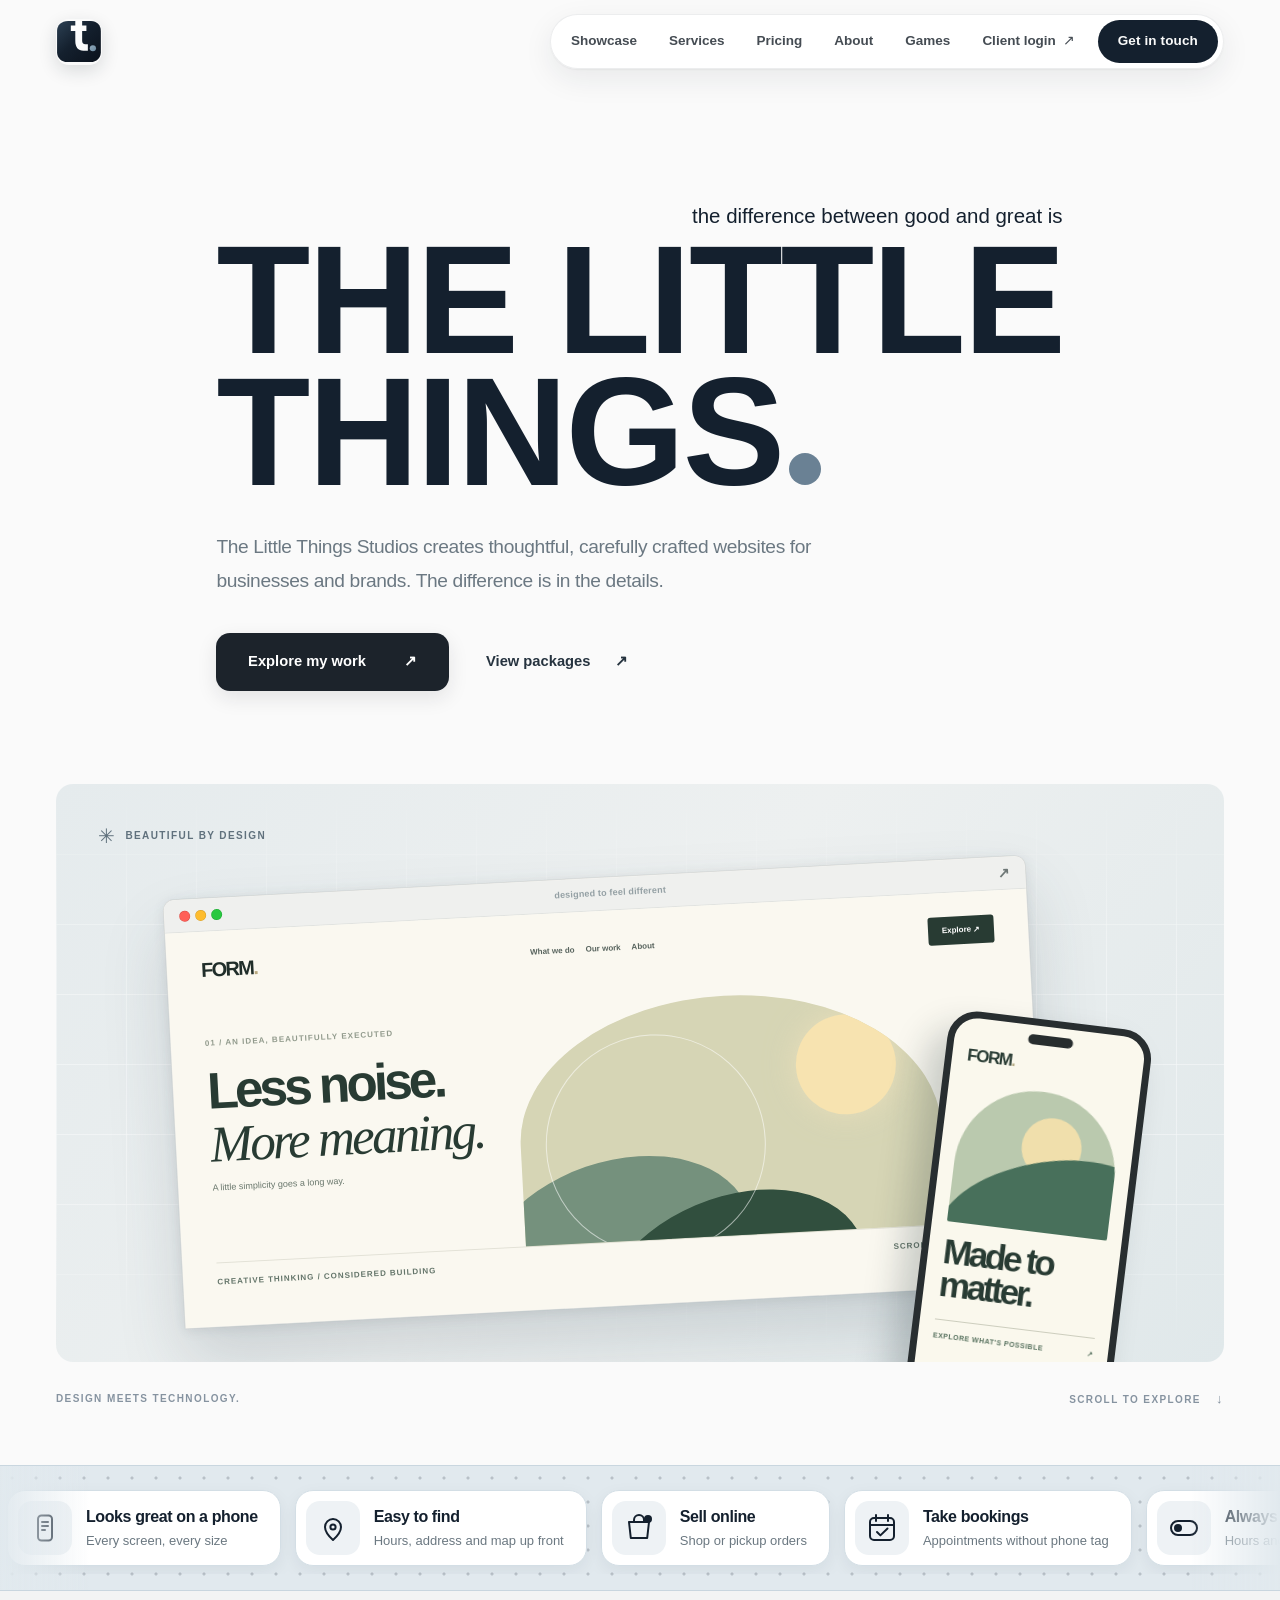
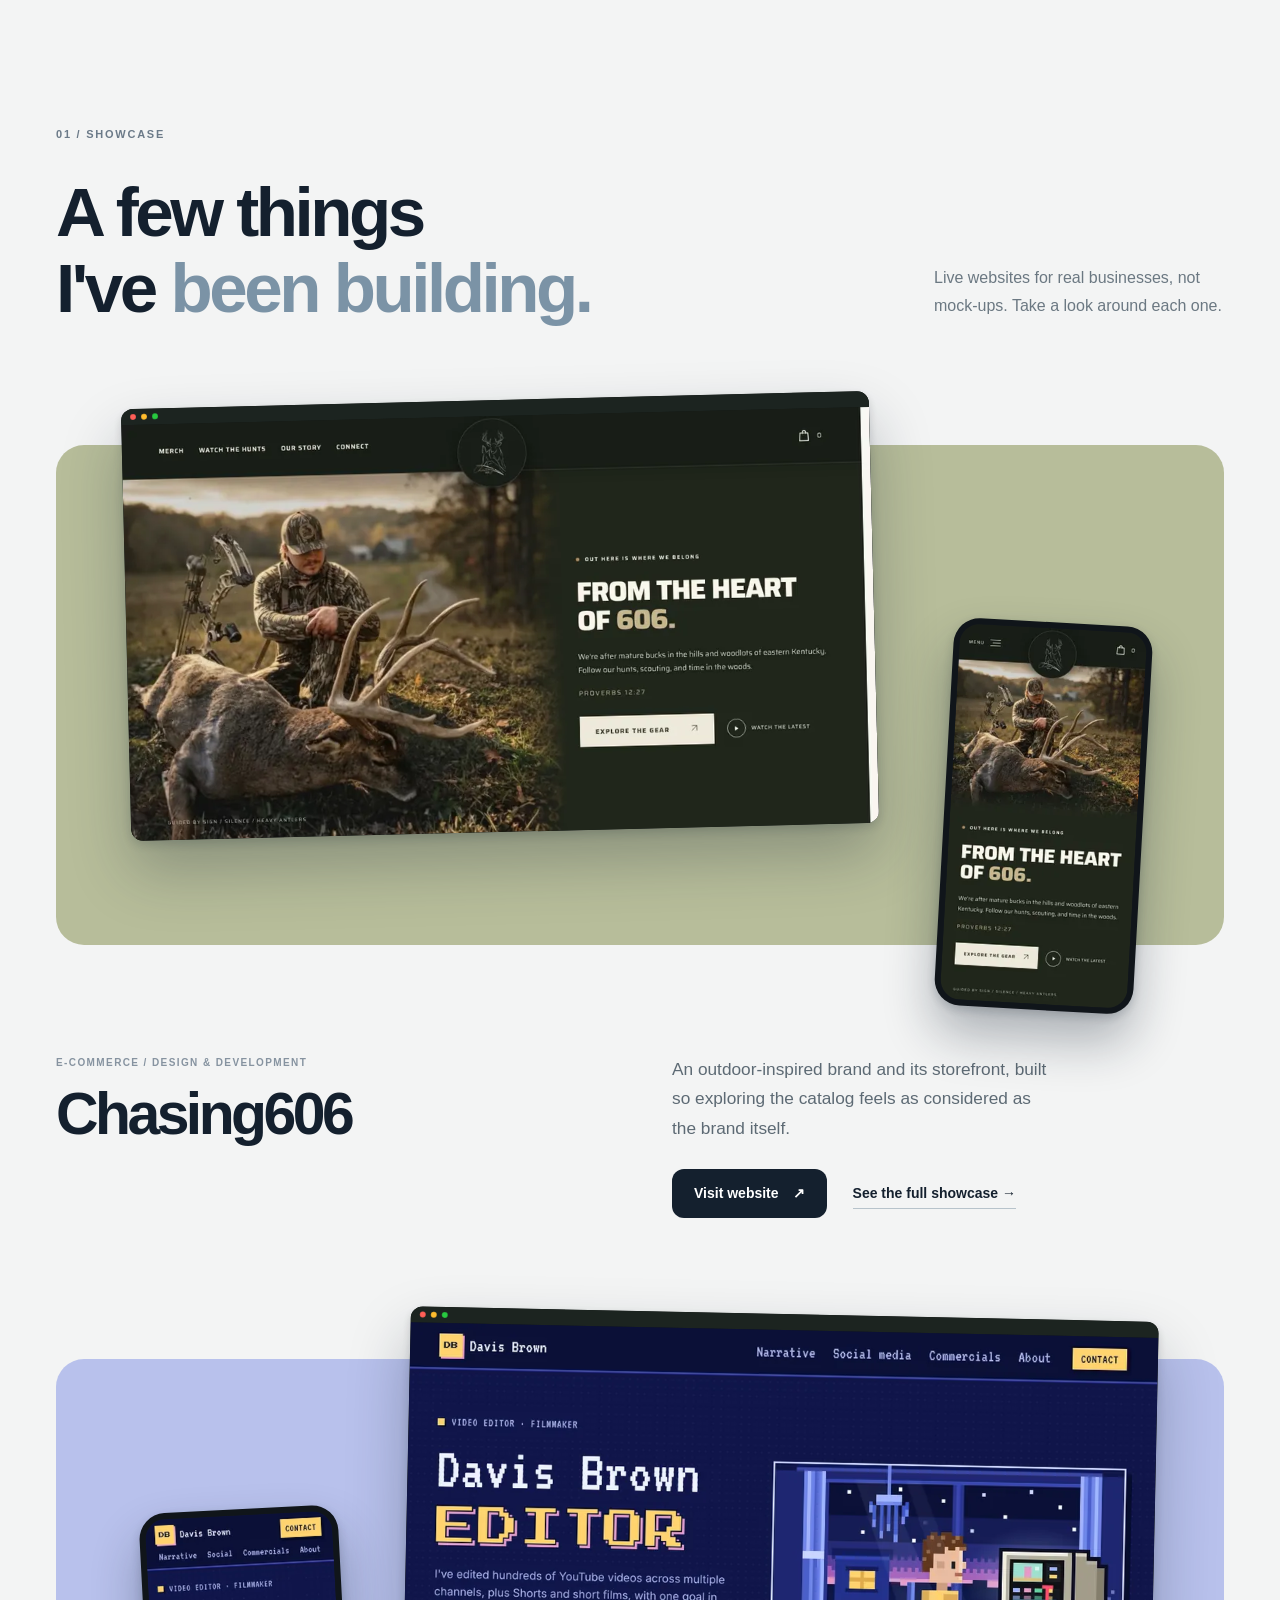
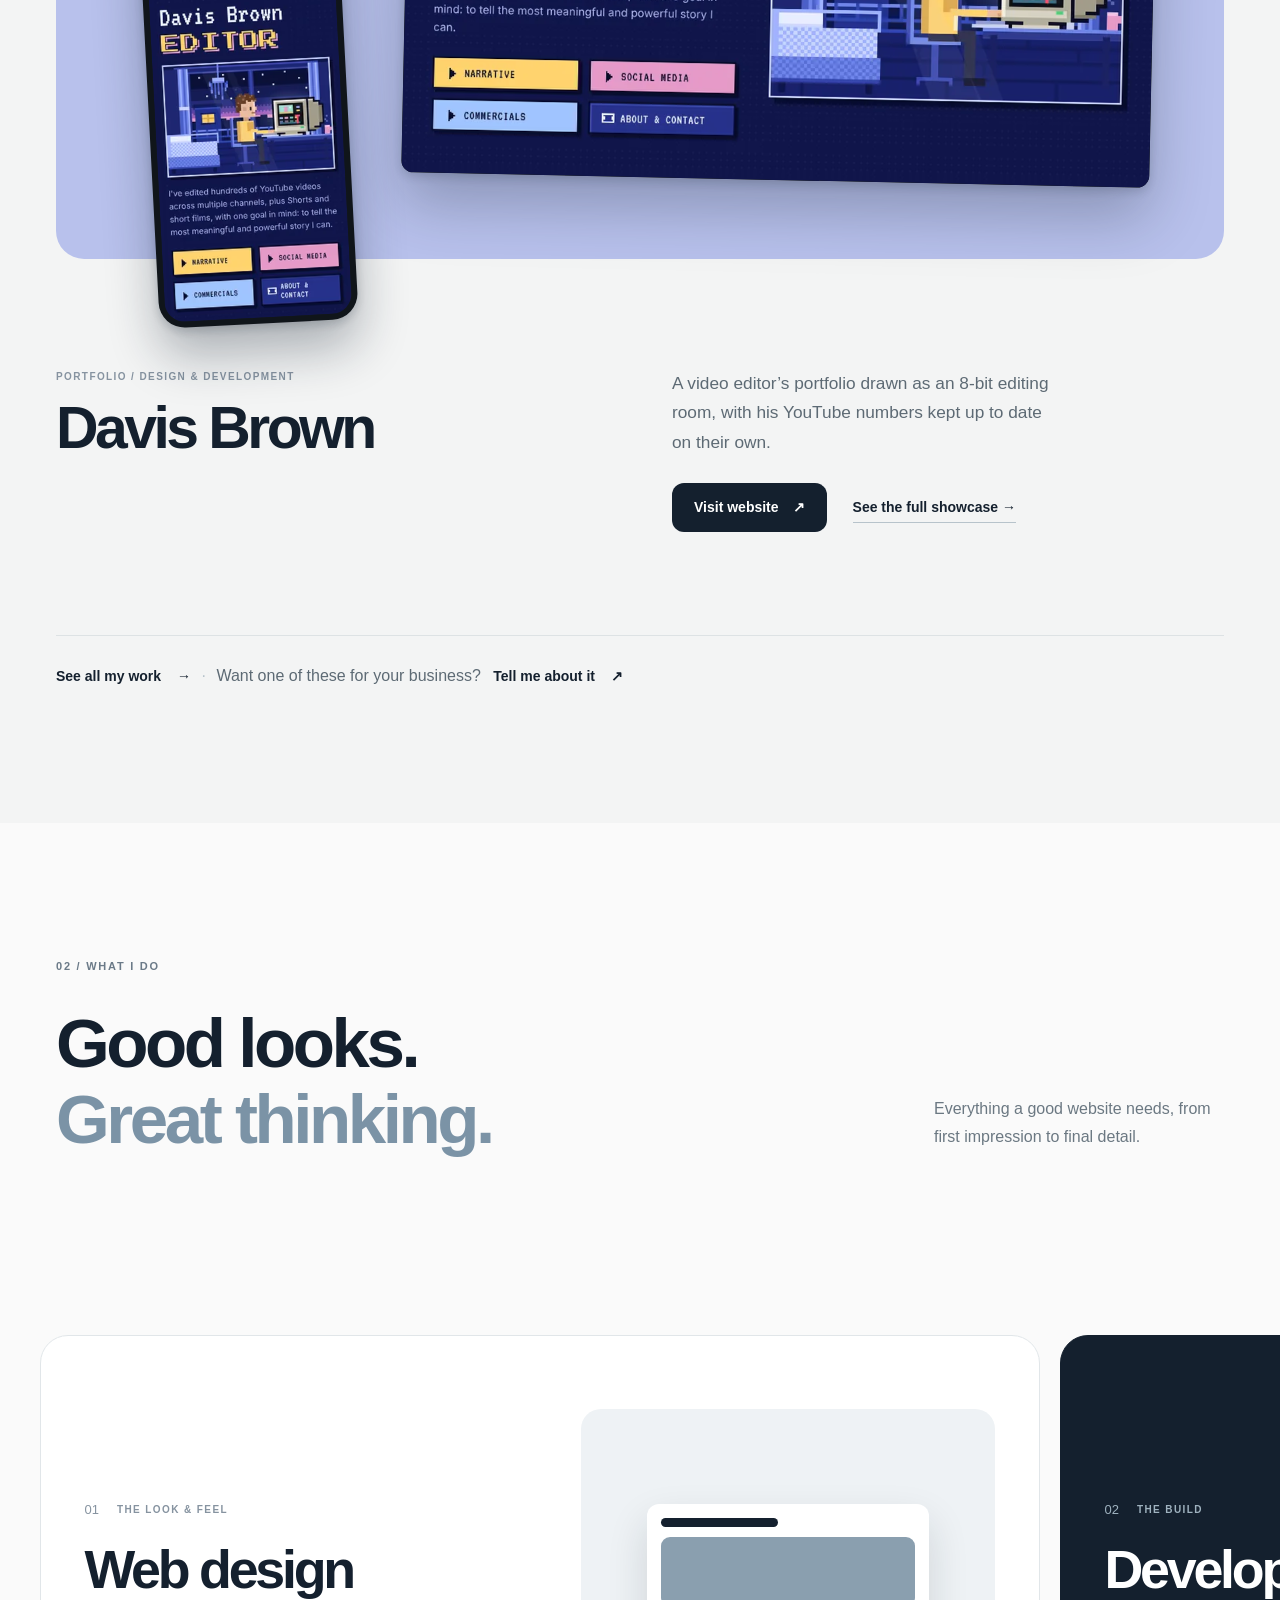
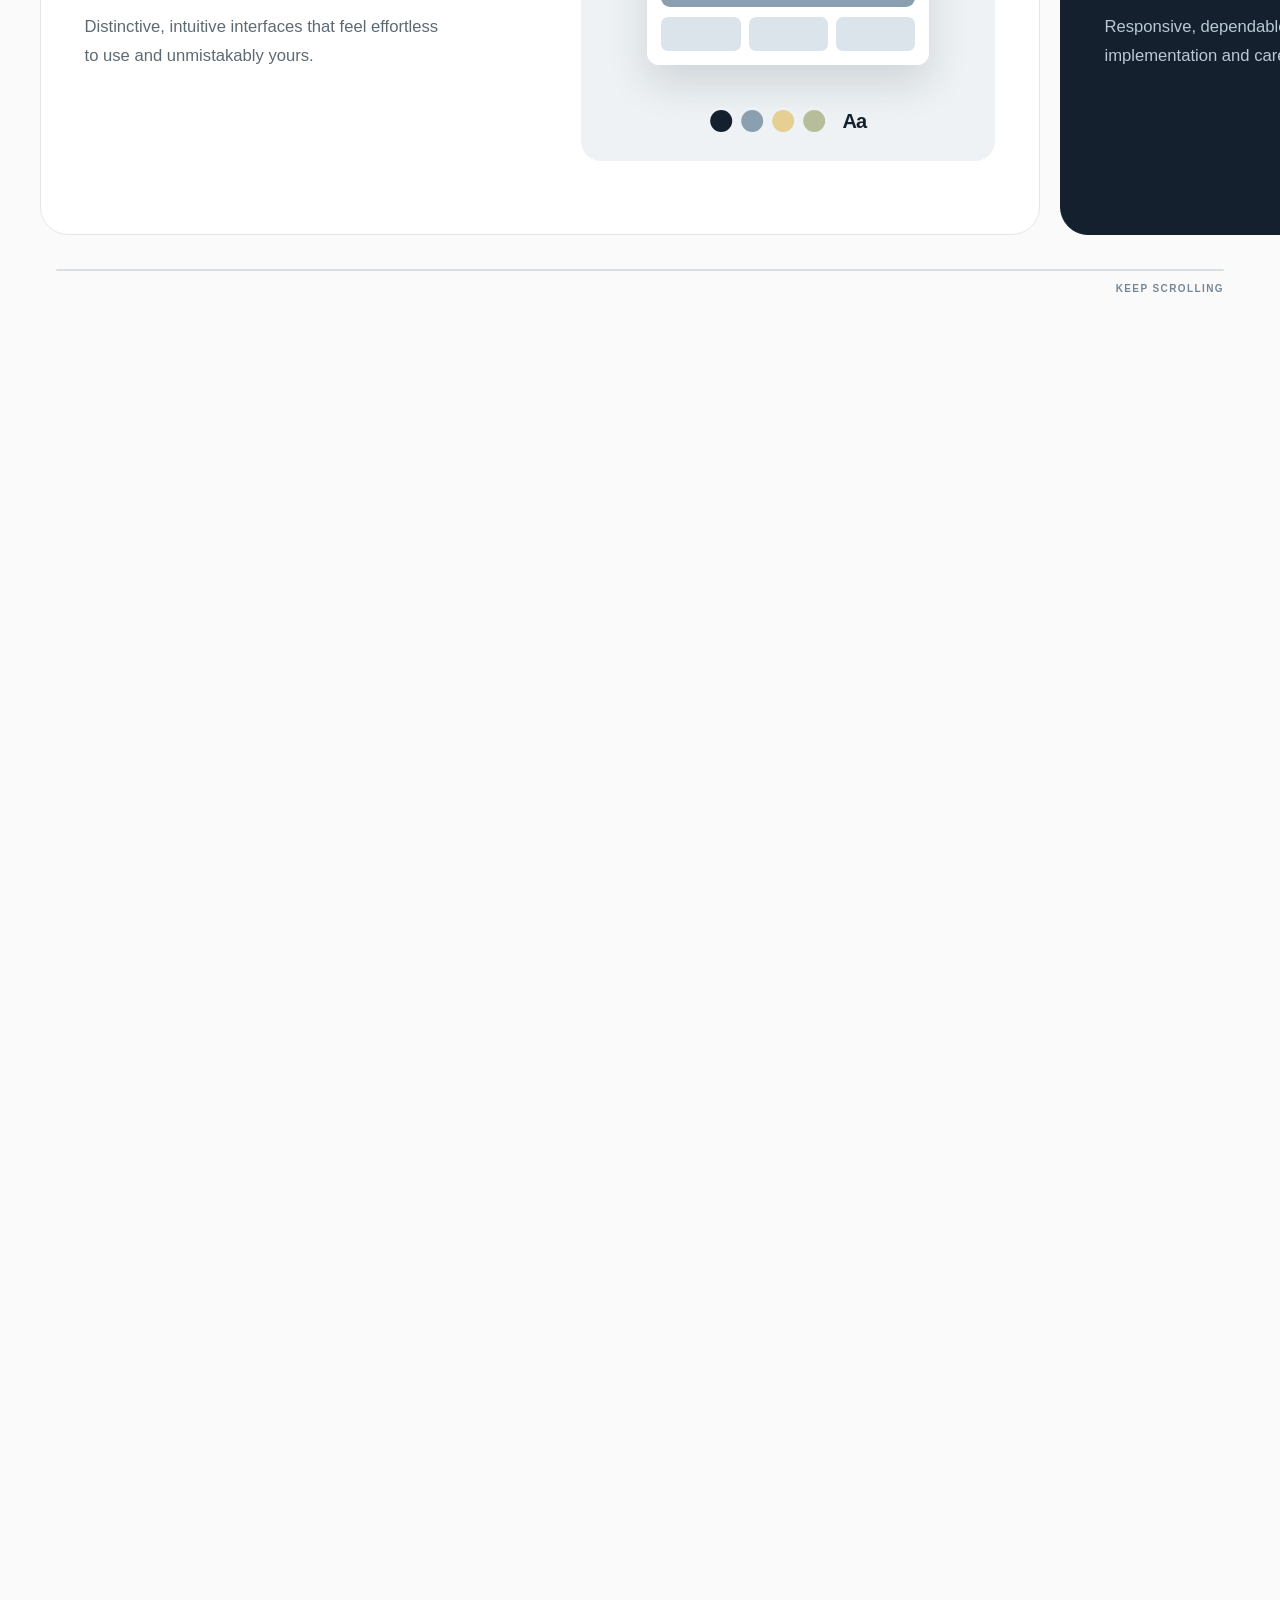
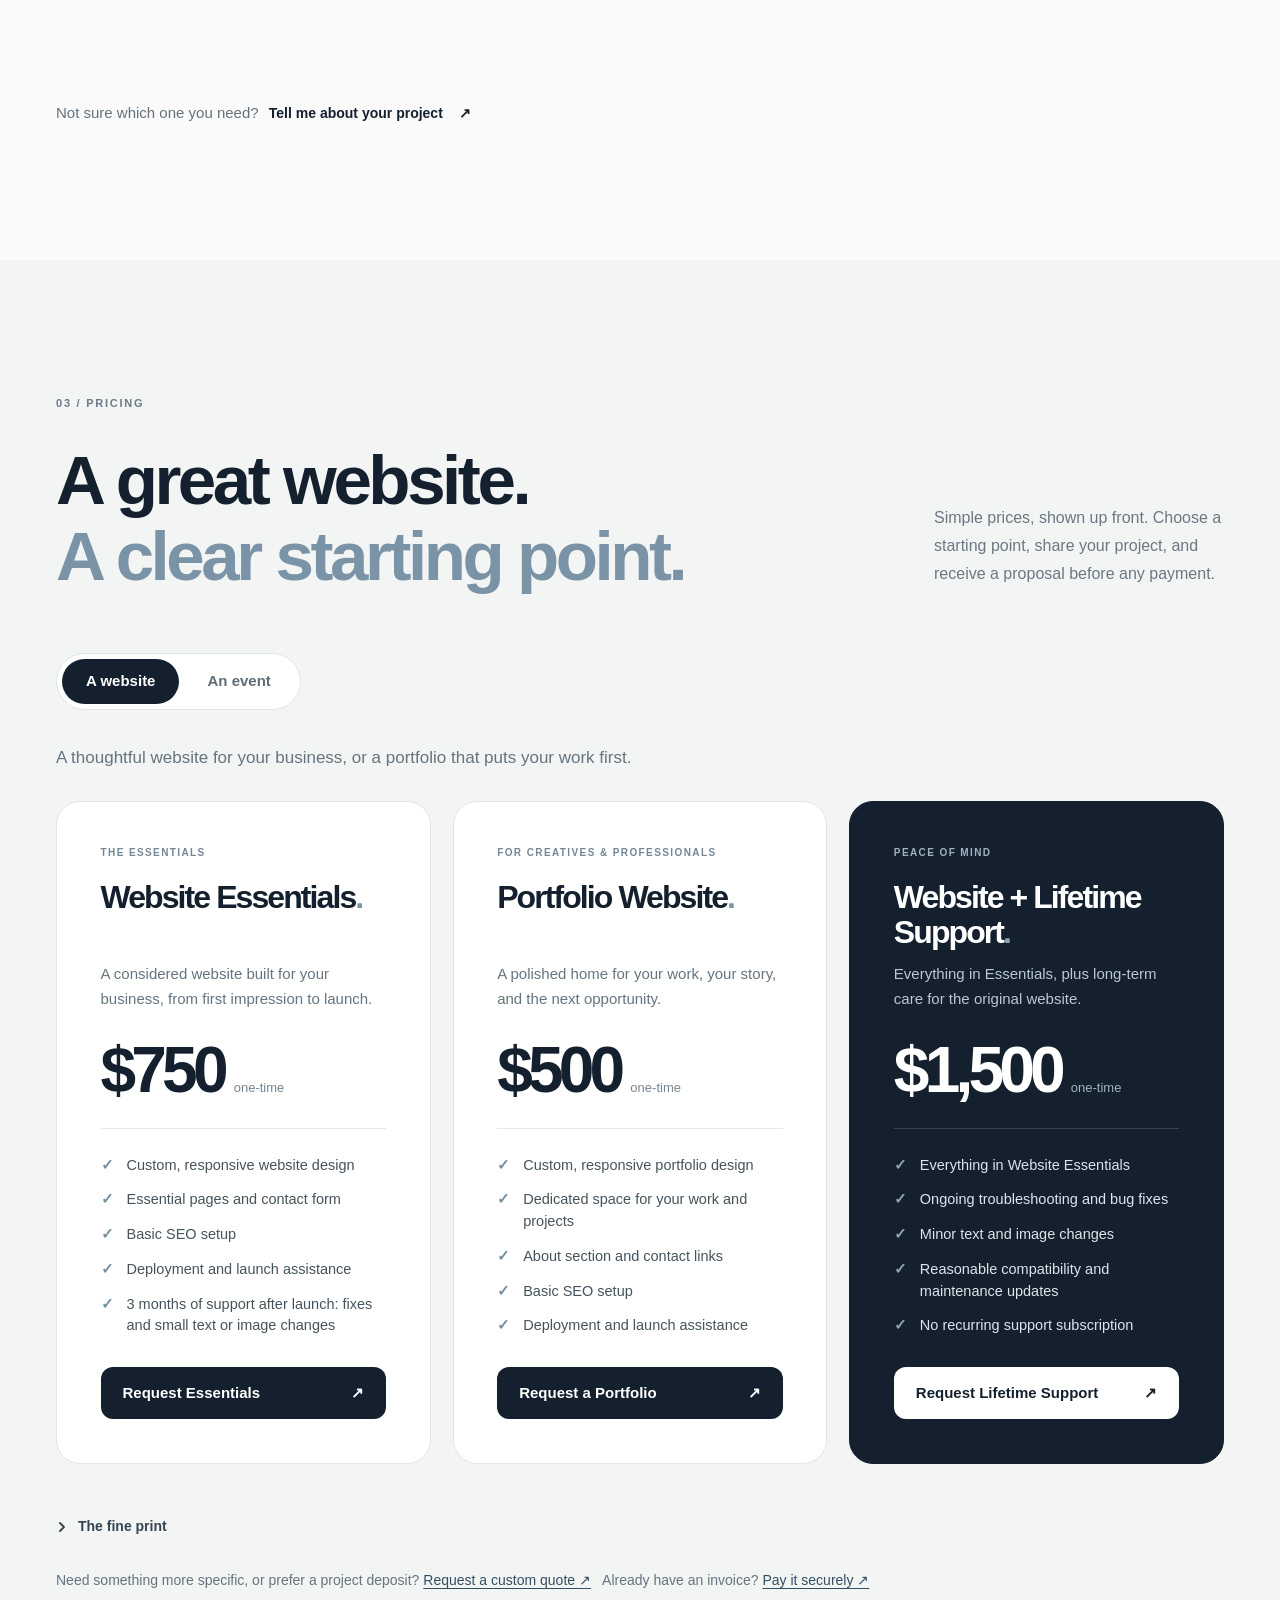
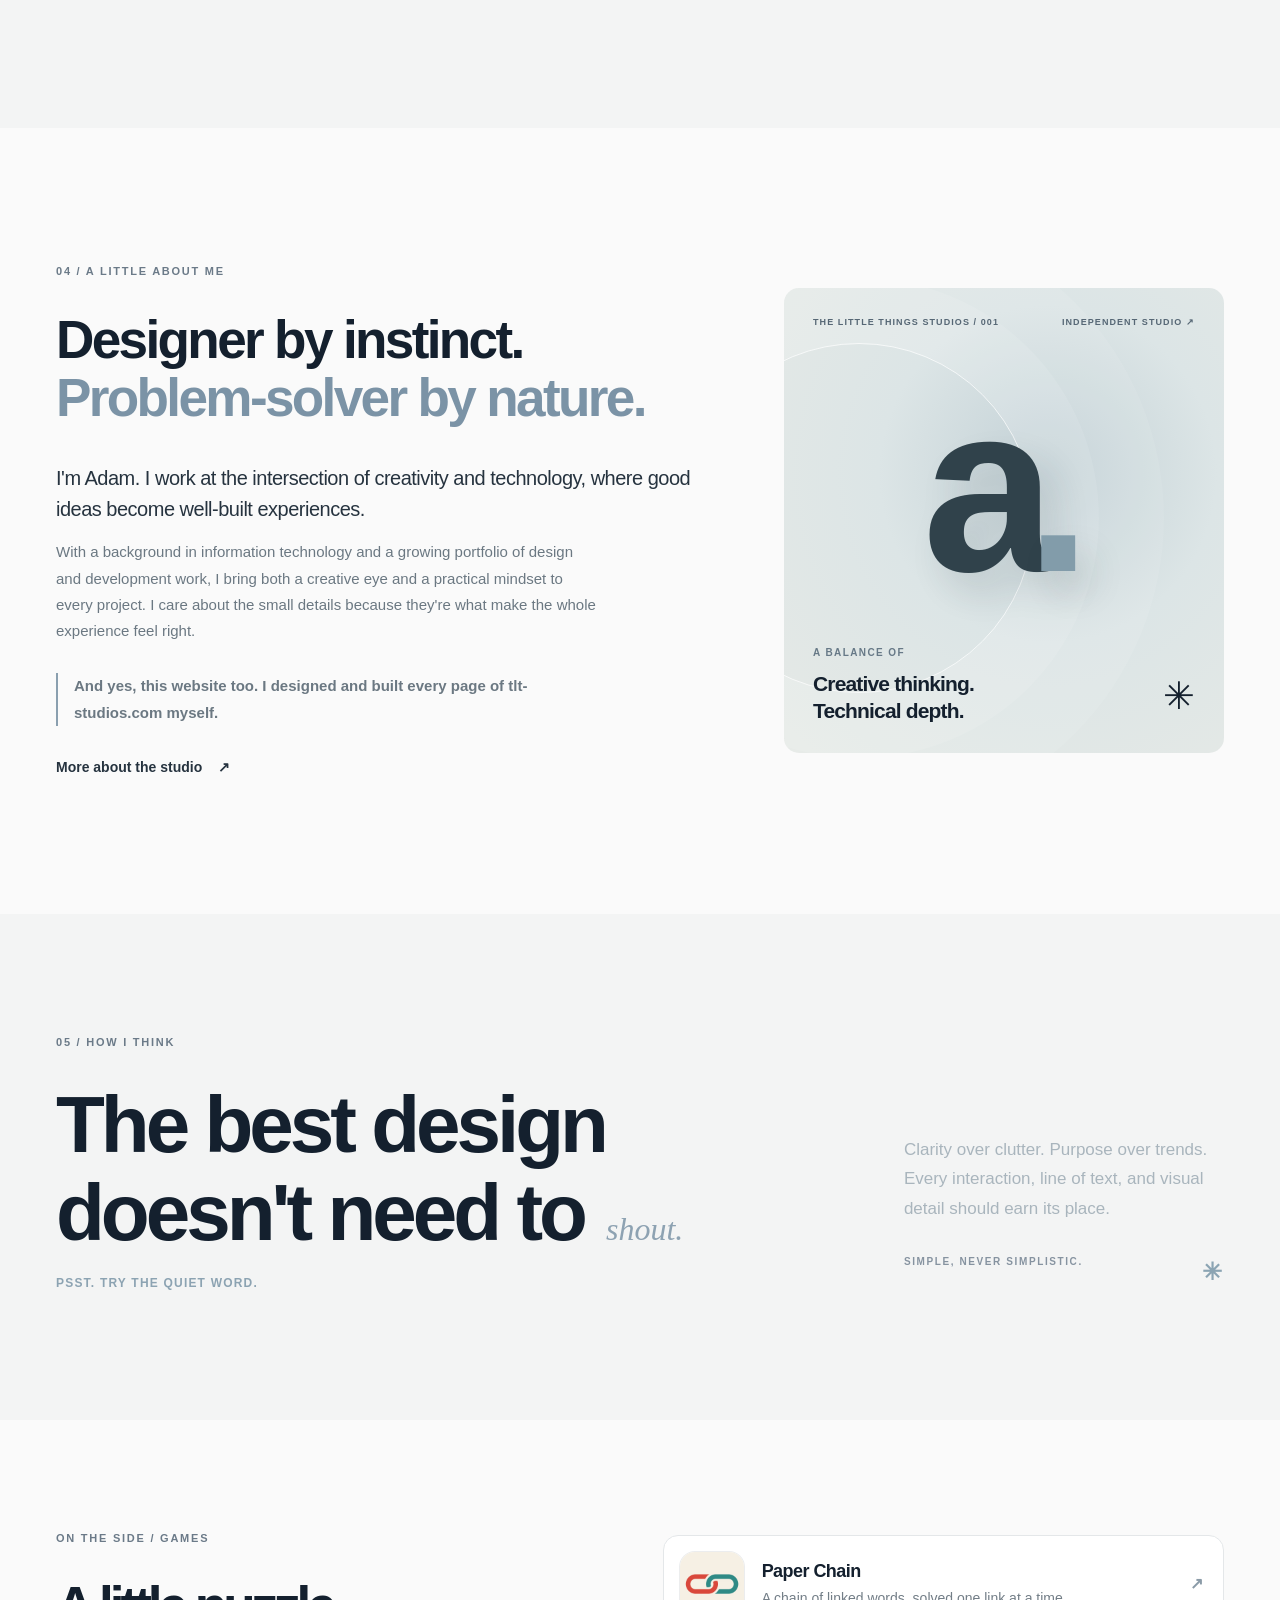
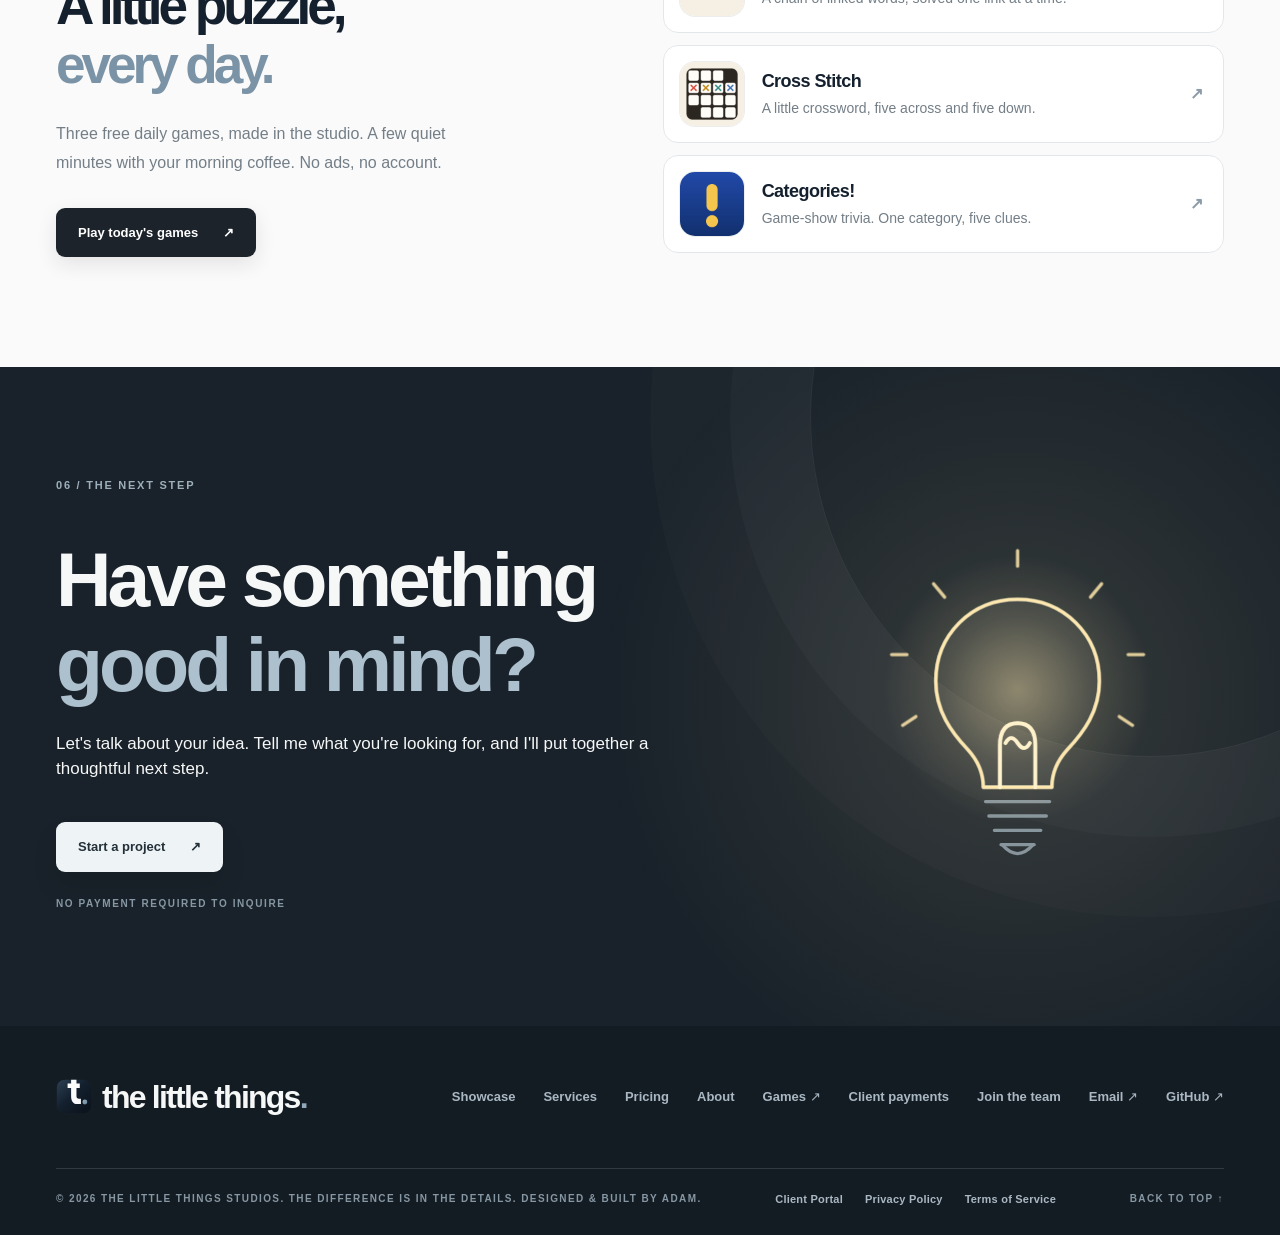
<file: index.html>
<!doctype html>
<html lang="en">
<head>
  <meta charset="UTF-8" />
  <meta name="viewport" content="width=device-width, initial-scale=1.0" />
  <meta name="theme-color" content="#fafafa" />
  <meta name="description" content="The Little Things Studios is an independent web designer and developer creating thoughtful digital experiences for businesses, brands, and ideas." />
  <link rel="canonical" href="https://tlt-studios.com/" />
  <meta property="og:type" content="website" />
  <meta property="og:site_name" content="The Little Things Studios" />
  <meta property="og:url" content="https://tlt-studios.com/" />
  <meta property="og:title" content="The Little Things Studios | Website Design" />
  <meta property="og:description" content="The difference between good and great is the little things. Thoughtful websites, built with intention." />
  <meta property="og:image" content="https://tlt-studios.com/social-preview.png?v=5" />
  <meta property="og:image:secure_url" content="https://tlt-studios.com/social-preview.png?v=5" />
  <meta property="og:image:type" content="image/png" />
  <meta property="og:image:width" content="1200" />
  <meta property="og:image:height" content="630" />
  <meta property="og:image:alt" content="The Little Things Studios — The difference between good and great is the little things." />
  <meta name="twitter:card" content="summary_large_image" />
  <meta name="twitter:title" content="The Little Things Studios | Website Design" />
  <meta name="twitter:description" content="The difference between good and great is the little things. Thoughtful websites, built with intention." />
  <meta name="twitter:image" content="https://tlt-studios.com/social-preview.png?v=5" />
  <link rel="icon" href="/favicon.svg?v=3" type="image/svg+xml" />
  <link rel="apple-touch-icon" sizes="180x180" href="/apple-touch-icon.png?v=4" />
  <link rel="stylesheet" href="/styles.css?v=20261123-games" />
  <title>The Little Things Studios | Design & Development</title>
</head>
<body>
  <a class="skip-link" href="#main">Skip to content</a>

  <header class="site-header" id="site-header">
    <div class="header-inner container">
      <a class="brand" href="#top" aria-label="The Little Things Studios, back to top">
        <img class="brand-symbol" src="/favicon.svg?v=3" alt="" aria-hidden="true" width="43" height="43" />
        <span class="brand-copy">
          <span class="brand-name">the little things<span class="brand-name-dot">.</span></span>
          <span class="brand-descriptor">WEBSITE DESIGN</span>
        </span>
      </a>

      <nav class="nav" id="primary-navigation" aria-label="Main navigation">
        <a class="nav-link" href="/work">Showcase</a>
        <a class="nav-link" href="#services">Services</a>
        <a class="nav-link" href="#packages">Pricing</a>
        <a class="nav-link" href="/about.html">About</a>
        <a class="nav-link" href="#games">Games</a>
        <a class="nav-link nav-contact" href="/contact.html">Get in touch</a>
        <a class="nav-link nav-portal" href="https://portal.tlt-studios.com/">Client login <span aria-hidden="true">↗</span></a>
      </nav>

      <button class="menu-toggle" id="menu-toggle" type="button" aria-label="Open menu" aria-expanded="false" aria-controls="primary-navigation">
        <span></span><span></span>
      </button>
    </div>
  </header>
  <div class="menu-scrim" id="menu-scrim" aria-hidden="true"></div>

  <main id="main">
    <section class="hero section" id="top" aria-labelledby="hero-title">
      <div class="container">
        <div class="hero-content">
          <h1 id="hero-title" class="hero-title-stacked"><span class="hero-lead-in">the difference between good and great is</span><span class="hero-main-line"><span class="hero-main-first">THE <span class="hero-word-little">LITTLE</span></span><span class="hero-main-second">THINGS<span class="hero-period">.</span></span></span></h1>
          <p class="hero-description">The Little Things Studios creates thoughtful, carefully crafted websites for businesses and brands. The difference is in the details.</p>
          <div class="hero-actions">
            <a class="button button-primary" href="#work">Explore my work <span aria-hidden="true">↗</span></a>
            <a class="button button-text" href="#packages">View packages <span aria-hidden="true">↗</span></a>
          </div>
        </div>

        <div class="hero-showcase reveal" aria-label="A visual preview of creative website design">
          <div class="showcase-grid" aria-hidden="true"></div>
          <div class="showcase-note showcase-note-top"><span class="mini-star" aria-hidden="true">✳</span> BEAUTIFUL BY DESIGN</div>
          <div class="showcase-window">
            <div class="window-topbar">
              <span class="window-dots" aria-hidden="true"><i></i><i></i><i></i></span>
              <span>designed to feel different</span>
              <span class="window-topbar-right" aria-hidden="true">↗</span>
            </div>
            <div class="window-content">
              <div class="window-content-top">
                <span class="window-logotype">FORM<span>.</span></span>
                <span class="window-navitem">What we do &nbsp; &nbsp; Our work &nbsp; &nbsp; About</span>
                <span class="window-mini-button">Explore ↗</span>
              </div>
              <div class="window-feature">
                <span class="window-index">01 / AN IDEA, BEAUTIFULLY EXECUTED</span>
                <h2>Less noise.<br /><em>More meaning.</em></h2>
                <p>A little simplicity goes a long way.</p>
                <div class="window-art" aria-hidden="true">
                  <span class="art-sun"></span>
                  <span class="art-arch art-arch-a"></span>
                  <span class="art-arch art-arch-b"></span>
                  <span class="art-orbit"></span>
                </div>
              </div>
              <div class="window-bottom">
                <span>CREATIVE THINKING / CONSIDERED BUILDING</span>
                <span>SCROLL TO EXPLORE &nbsp; ↓</span>
              </div>
            </div>
          </div>
          <div class="showcase-mobile" aria-hidden="true">
            <span class="mobile-speaker"></span>
            <span class="mobile-logo">FORM<span>.</span></span>
            <span class="mobile-art"><span class="mobile-sun"></span><span class="mobile-hill"></span></span>
            <span class="mobile-headline">Made to<br />matter.</span>
            <span class="mobile-rule"></span>
            <span class="mobile-bottom">EXPLORE WHAT'S POSSIBLE <span>↗</span></span>
          </div>
          
        </div>
        <div class="hero-footnote"><span>DESIGN MEETS TECHNOLOGY.</span><a href="#work">SCROLL TO EXPLORE <span aria-hidden="true">↓</span></a></div>
      </div>
    </section>


    <div class="specs" aria-label="What every site comes with: looks great on a phone, easy to find, selling online, bookings, always up to date, quick to load, lasting care, your own address, and messages that reach you.">
      <span class="specs-dots" aria-hidden="true"></span>
      <div class="specs-viewport"><div class="specs-slide"><div class="specs-track"><ul class="specs-group"><li class="spec"><span class="spec-art"><svg class="v v-phone" viewBox="0 0 32 32" width="32" height="32" fill="none" stroke="currentColor" stroke-width="2" stroke-linecap="round" stroke-linejoin="round" aria-hidden="true"><rect x="9" y="3.5" width="14" height="25" rx="3.5"/><path class="v-bar" d="M13 10h6M13 14h6M13 18h3"/></svg></span><span class="spec-text"><strong>Looks great on a phone</strong><small>Every screen, every size</small></span></li><li class="spec"><span class="spec-art"><svg class="v v-find" viewBox="0 0 32 32" width="32" height="32" fill="none" stroke="currentColor" stroke-width="2" stroke-linecap="round" stroke-linejoin="round" aria-hidden="true"><path class="v-pin" d="M16 28s8-7.2 8-13a8 8 0 1 0-16 0c0 5.8 8 13 8 13z"/><circle class="v-pin-dot" cx="16" cy="15" r="2.6"/></svg></span><span class="spec-text"><strong>Easy to find</strong><small>Hours, address and map up front</small></span></li><li class="spec"><span class="spec-art"><svg class="v v-bag" viewBox="0 0 32 32" width="32" height="32" fill="none" stroke="currentColor" stroke-width="2" stroke-linecap="round" stroke-linejoin="round" aria-hidden="true"><path d="M6 10h20l-1.8 16H7.8z"/><path d="M11 10V8a5 5 0 0 1 10 0v2"/><circle class="v-badge" cx="25" cy="7" r="4" fill="currentColor" stroke="none"/></svg></span><span class="spec-text"><strong>Sell online</strong><small>Shop or pickup orders</small></span></li><li class="spec"><span class="spec-art"><svg class="v v-cal" viewBox="0 0 32 32" width="32" height="32" fill="none" stroke="currentColor" stroke-width="2" stroke-linecap="round" stroke-linejoin="round" aria-hidden="true"><rect x="4" y="6" width="24" height="22" rx="4"/><path d="M4 13h24M10 3v6M22 3v6"/><path class="v-check" d="M11 20l3.4 3.4L21.5 16.5"/></svg></span><span class="spec-text"><strong>Take bookings</strong><small>Appointments without phone tag</small></span></li><li class="spec"><span class="spec-art"><svg class="v v-switch" viewBox="0 0 32 32" width="32" height="32" fill="none" stroke="currentColor" stroke-width="2" stroke-linecap="round" stroke-linejoin="round" aria-hidden="true"><rect x="3" y="9" width="26" height="14" rx="7" class="v-track"/><circle class="v-knob" cx="10" cy="16" r="4" fill="currentColor" stroke="none"/></svg></span><span class="spec-text"><strong>Always up to date</strong><small>Hours and specials, changed in minutes</small></span></li><li class="spec"><span class="spec-art"><svg class="v v-speed" viewBox="0 0 32 32" width="32" height="32" fill="none" stroke="currentColor" stroke-width="2" stroke-linecap="round" stroke-linejoin="round" aria-hidden="true"><path d="M4 20a12 12 0 0 1 24 0"/><path class="v-needle" d="M16 20l6-7"/><circle cx="16" cy="20" r="1.8" fill="currentColor" stroke="none"/></svg></span><span class="spec-text"><strong>Quick to load</strong><small>No waiting around</small></span></li><li class="spec"><span class="spec-art"><svg class="v v-care" viewBox="0 0 32 32" width="32" height="32" fill="none" stroke="currentColor" stroke-width="2" stroke-linecap="round" stroke-linejoin="round" aria-hidden="true"><path class="v-heart" d="M16 27S4 19.5 4 11.5A6.5 6.5 0 0 1 16 8a6.5 6.5 0 0 1 12 3.5C28 19.5 16 27 16 27z"/></svg></span><span class="spec-text"><strong>Care that lasts</strong><small>Fixes and small changes, for good</small></span></li><li class="spec"><span class="spec-art"><svg class="v v-globe" viewBox="0 0 32 32" width="32" height="32" fill="none" stroke="currentColor" stroke-width="2" stroke-linecap="round" stroke-linejoin="round" aria-hidden="true"><circle cx="16" cy="16" r="12"/><path d="M4 16h24M16 4c-4 4-4 20 0 24M16 4c4 4 4 20 0 24"/></svg></span><span class="spec-text"><strong>Your own address</strong><small>yourbusiness.com, in your account</small></span></li><li class="spec"><span class="spec-art"><svg class="v v-mail" viewBox="0 0 32 32" width="32" height="32" fill="none" stroke="currentColor" stroke-width="2" stroke-linecap="round" stroke-linejoin="round" aria-hidden="true"><rect x="3" y="7" width="26" height="18" rx="4"/><path d="M5 10l11 8 11-8"/><circle class="v-ping" cx="27" cy="7" r="3.5" fill="currentColor" stroke="none"/></svg></span><span class="spec-text"><strong>Messages that reach you</strong><small>A contact form that works</small></span></li></ul></div></div></div>
    </div>

    <section class="work-section section section-muted" id="work" aria-labelledby="work-title">
      <div class="container">
        <div class="section-heading reveal">
          <div><p class="eyebrow section-kicker">01 / SHOWCASE</p><h2 id="work-title">A few things<br />I've <span class="text-secondary">been building.</span></h2></div>
          <p>Live websites for real businesses, not mock-ups. Take a look around each one.</p>
        </div>
        <!-- To add a project: copy one of the <article class="spread"> blocks, give it a new id, set --panel on it,
             and swap in two screenshots (a wide one and a phone one) in /images/work/. -->
        <div class="spreads">
          <article class="spread spread--chasing reveal" id="work-chasing606" style="--panel:#b7bd9a">
            <div class="spread-stage">
              <div class="spread-browser"><span class="spread-bar" aria-hidden="true"><i></i><i></i><i></i></span><img src="/images/work/chasing-desktop-960.webp" srcset="/images/work/chasing-desktop-640.webp 640w, /images/work/chasing-desktop-960.webp 960w, /images/work/chasing-desktop.webp 1280w" sizes="(max-width:800px) 78vw, 62vw" width="1280" height="712" loading="lazy" decoding="async" alt="The Chasing606 homepage: a bowhunter kneeling beside a mature buck, with the headline “From the heart of 606.”"></div>
              <div class="spread-phone"><img src="/images/work/chasing-phone-400.webp" srcset="/images/work/chasing-phone-240.webp 240w, /images/work/chasing-phone-400.webp 400w, /images/work/chasing-phone.webp 780w" sizes="(max-width:800px) 24vw, 190px" width="780" height="1572" loading="lazy" decoding="async" alt="The Chasing606 homepage on a phone"></div>
            </div>
            <div class="spread-copy">
              <div><p class="project-meta">E-COMMERCE / DESIGN &amp; DEVELOPMENT</p><h3>Chasing606</h3></div>
              <div>
                <p class="work-summary">An outdoor-inspired brand and its storefront, built so exploring the catalog feels as considered as the brand itself.</p>
                <div class="work-actions">
                  <a class="work-visit" href="https://chasing606.adkins-adam04.workers.dev/" target="_blank" rel="noopener noreferrer">Visit website <span aria-hidden="true">↗</span></a>
                  <a class="project-view" href="/work/chasing606.html">See the full showcase <span aria-hidden="true">→</span></a>
                </div>
              </div>
            </div>
          </article>
          <article class="spread spread--flip reveal" id="work-davis-brown" style="--panel:#b8c1ec">
            <div class="spread-stage">
              <div class="spread-browser"><span class="spread-bar" aria-hidden="true"><i></i><i></i><i></i></span><img src="/images/work/davis-desktop-960.webp" srcset="/images/work/davis-desktop-640.webp 640w, /images/work/davis-desktop-960.webp 960w, /images/work/davis-desktop.webp 1280w" sizes="(max-width:800px) 78vw, 62vw" width="1280" height="770" loading="lazy" decoding="async" alt="The Davis Brown homepage: “Davis Brown, Editor” beside an 8-bit room where he edits at night"></div>
              <div class="spread-phone"><img src="/images/work/davis-phone-400.webp" srcset="/images/work/davis-phone-240.webp 240w, /images/work/davis-phone-400.webp 400w, /images/work/davis-phone.webp 780w" sizes="(max-width:800px) 24vw, 190px" width="780" height="1688" loading="lazy" decoding="async" alt="The Davis Brown homepage on a phone"></div>
            </div>
            <div class="spread-copy">
              <div><p class="project-meta">PORTFOLIO / DESIGN &amp; DEVELOPMENT</p><h3>Davis Brown</h3></div>
              <div>
                <p class="work-summary">A video editor’s portfolio drawn as an 8-bit editing room, with his YouTube numbers kept up to date on their own.</p>
                <div class="work-actions">
                  <a class="work-visit" href="https://www.davisbrownediting.com/" target="_blank" rel="noopener noreferrer">Visit website <span aria-hidden="true">↗</span></a>
                  <a class="project-view" href="/work/davis-brown.html">See the full showcase <span aria-hidden="true">→</span></a>
                </div>
              </div>
            </div>
          </article>
        </div>
        <p class="spreads-next reveal"><a class="inline-link spreads-all" href="/work">See all my work <span aria-hidden="true">→</span></a><span class="spreads-sep"> · </span>Want one of these for your business? <a class="inline-link" href="/contact.html">Tell me about it <span aria-hidden="true">↗</span></a></p>
      </div>
    </section>

    <section class="services-section section" id="services" aria-labelledby="services-title">
      <div class="container">
        <div class="section-heading section-heading-tight reveal">
          <div><p class="eyebrow section-kicker">02 / WHAT I DO</p><h2 id="services-title">Good looks.<br /><span class="text-secondary">Great thinking.</span></h2></div>
          <p>Everything a good website needs, from first impression to final detail.</p>
        </div>
        <div class="hs" id="services-scroll">
          <div class="hs-stage">
            <div class="hs-track">
          <article class="hs-panel hs-light">
            <div class="hs-copy"><span class="hs-top"><span class="service-index">01</span><span class="service-tag">THE LOOK &amp; FEEL</span></span><h3>Web design</h3><p>Distinctive, intuitive interfaces that feel effortless to use and unmistakably yours.</p></div>
            <div class="art art-design" aria-hidden="true">
              <div class="ad-page"><span class="ad-bar"></span><span class="ad-hero"></span><span class="ad-cards"><i></i><i></i><i></i></span></div>
              <div class="ad-swatches"><i style="background:#14202e"></i><i style="background:#8a9faf"></i><i style="background:#e5cf92"></i><i style="background:#b7bd9a"></i><b>Aa</b></div>
            </div>
          </article>
          <article class="hs-panel hs-dark">
            <div class="hs-copy"><span class="hs-top"><span class="service-index">02</span><span class="service-tag">THE BUILD</span></span><h3>Development</h3><p>Responsive, dependable websites with clean implementation and careful attention to detail.</p></div>
            <div class="art art-code" aria-hidden="true">
              <div class="ac-bar"><i></i><i></i><i></i><span>index.html</span></div>
              <pre class="ac-body"><span class="l1"><b>&lt;main</b> <em>class</em>=<u>"home"</u><b>&gt;</b></span><span class="l2">  <b>&lt;h1&gt;</b>Your name here<b>&lt;/h1&gt;</b></span><span class="l3">  <b>&lt;form</b> <em>action</em>=<u>"/api/contact"</u><b>&gt;</b></span><span class="l4">    <b>&lt;button&gt;</b>Say hello<b>&lt;/button&gt;</b></span><span class="l5">  <b>&lt;/form&gt;</b></span><span class="l6"><b>&lt;/main&gt;</b><i class="ac-caret"></i></span></pre>
              <span class="ac-ok">200 OK</span>
            </div>
          </article>
          <article class="hs-panel hs-tint">
            <div class="hs-copy"><span class="hs-top"><span class="service-index">03</span><span class="service-tag">THE NEXT CHAPTER</span></span><h3>Redesign &amp; refinement</h3><p>A considered refresh for websites that have outgrown their original look or functionality.</p></div>
            <div class="art art-redo" aria-hidden="true">
              <div class="ar-old">
                <p class="ro-nav"><u>Home</u> | <u>About Us</u> | <u>Services</u> | <u>Contact</u></p>
                <h4>Welcome to Our Website</h4>
                <div class="ro-row"><span class="ro-img">image</span><p>We are a company. We offer many services. Please look around our website and contact us for more information about what we do.</p></div>
                <p class="ro-text">Copyright 2009. All rights reserved. Best viewed in Internet Explorer.</p>
                <span class="ro-btn">Submit</span>
              </div>
              <div class="ar-slide">
                <div class="ar-new">
                  <p class="rn-nav"><b></b><span>Work</span><span>About</span><em>Get in touch</em></p>
                  <div class="rn-hero"><h4>Your business, beautifully online<i>.</i></h4><p>Clear, fast and made to be remembered.</p><span class="rn-btn">Start a project ↗</span></div>
                  <div class="rn-cards"><i></i><i></i><i></i></div>
                </div>
              </div>
              <div class="ar-rail"><span class="ar-handle"></span></div>
              <span class="ar-tag ar-tag-old">BEFORE</span><span class="ar-tag ar-tag-new">AFTER</span>
            </div>
          </article>
          <article class="hs-panel hs-light">
            <div class="hs-copy"><span class="hs-top"><span class="service-index">04</span><span class="service-tag">SUPPORT THAT LASTS</span></span><h3>Lifetime website care</h3><p>Optional long-term troubleshooting, minor content changes, and compatibility upkeep for the original website, included with the Lifetime Support package.</p></div>
            <div class="art art-care" aria-hidden="true">
              <p class="aw-head">Included with Lifetime Support</p>
              <ul><li><i></i>Troubleshooting</li><li><i></i>Minor content changes</li><li><i></i>Compatibility upkeep</li></ul>
              <img class="aw-wrench" src="/images/wrench.webp" width="48" height="34" alt="">
            </div>
          </article>
            </div>
            <div class="hs-progress" aria-hidden="true"><span class="hs-fill"></span><span class="hs-hint">Keep scrolling</span></div>
          </div>
        </div>
        <p class="services-cta reveal">Not sure which one you need? <a class="inline-link" href="/contact.html">Tell me about your project <span aria-hidden="true">↗</span></a></p>
      </div>
    </section>

    <section class="packages-section section section-muted" id="packages" aria-labelledby="packages-title">
      <div class="container">
        <div class="section-heading reveal">
          <div><p class="eyebrow section-kicker">03 / PRICING</p><h2 id="packages-title">A great website.<br /><span class="text-secondary">A clear starting point.</span></h2></div>
          <p>Simple prices, shown up front. Choose a starting point, share your project, and receive a proposal before any payment.</p>
        </div>
        <div class="price-tabs reveal" role="tablist" aria-label="What are you planning?" hidden>
          <span class="price-pill" aria-hidden="true"></span>
          <button class="price-tab" role="tab" type="button" id="tab-website" aria-controls="panel-website" aria-selected="true">A website</button>
          <button class="price-tab" role="tab" type="button" id="tab-event" aria-controls="panel-event" aria-selected="false" tabindex="-1">An event</button>
        </div>
        <div class="price-viewport reveal"><div class="price-track">
        <div class="price-panel" id="panel-website" role="tabpanel" aria-labelledby="tab-website">
          <p class="price-intro">A thoughtful website for your business, or a portfolio that puts your work first.</p>
          <div class="price-grid price-grid-three">
            <article class="price-card">
              <p class="price-label">THE ESSENTIALS</p>
              <h3>Website Essentials<span class="package-period">.</span></h3>
              <p class="price-summary">A considered website built for your business, from first impression to launch.</p>
              <p class="price-amount"><span>$750</span><small>one-time</small></p>
              <ul class="price-features"><li>Custom, responsive website design</li><li>Essential pages and contact form</li><li>Basic SEO setup</li><li>Deployment and launch assistance</li><li>3 months of support after launch: fixes and small text or image changes</li></ul>
              <a class="price-button" href="/contact.html?package=essential">Request Essentials <span aria-hidden="true">↗</span></a>
            </article>
            <article class="price-card">
              <p class="price-label">FOR CREATIVES &amp; PROFESSIONALS</p>
              <h3>Portfolio Website<span class="package-period">.</span></h3>
              <p class="price-summary">A polished home for your work, your story, and the next opportunity.</p>
              <p class="price-amount"><span>$500</span><small>one-time</small></p>
              <ul class="price-features"><li>Custom, responsive portfolio design</li><li>Dedicated space for your work and projects</li><li>About section and contact links</li><li>Basic SEO setup</li><li>Deployment and launch assistance</li></ul>
              <a class="price-button" href="/contact.html?package=portfolio">Request a Portfolio <span aria-hidden="true">↗</span></a>
            </article>
            <article class="price-card is-featured">
              <p class="price-label">PEACE OF MIND</p>
              <h3>Website + Lifetime Support<span class="package-period">.</span></h3>
              <p class="price-summary">Everything in Essentials, plus long-term care for the original website.</p>
              <p class="price-amount"><span>$1,500</span><small>one-time</small></p>
              <ul class="price-features"><li>Everything in Website Essentials</li><li>Ongoing troubleshooting and bug fixes</li><li>Minor text and image changes</li><li>Reasonable compatibility and maintenance updates</li><li>No recurring support subscription</li></ul>
              <a class="price-button" href="/contact.html?package=lifetime">Request Lifetime Support <span aria-hidden="true">↗</span></a>
            </article>
          </div>
        </div>
        <div class="price-panel" id="panel-event" role="tabpanel" aria-labelledby="tab-event">
          <p class="price-intro">For weddings, reunions, fundraisers, church events, and everything with a date on it. Get the details in one place, keep it live for the months you need, and renew whenever the next event comes around.</p>
          <div class="price-grid price-grid-single">
            <article class="price-card is-featured">
              <p class="price-label">ONE FLEXIBLE EVENT WEBSITE</p>
              <h3>Event Website<span class="package-period">.</span></h3>
              <p class="price-summary">The story, schedule, travel details, RSVP, and photos, all together in one polished place.</p>
              <p class="price-amount"><span>$150</span><small>setup, then $15 a month live</small></p>
              <ul class="price-features"><li>Flexible layout for event details, schedule, map, and travel information</li><li>RSVP or sign-up link</li><li>Photo gallery</li><li>Small updates included while it’s live</li><li>Renew any time; updates included, with no setup fee again</li></ul>
              <p class="price-example">Pay the $150 setup once, then $15 for each month you want the website live. A 2-month event costs $180.</p>
              <a class="price-button" href="/contact.html?package=event-website">Request an Event Website <span aria-hidden="true">↗</span></a>
            </article>
          </div>
        </div>
        </div></div>
        <div class="price-fine reveal">
          <button class="price-fine-toggle" type="button" aria-expanded="false" aria-controls="price-fine-body"><svg viewBox="0 0 12 12" width="12" height="12" aria-hidden="true"><path d="M4 2l4 4-4 4" fill="none" stroke="currentColor" stroke-width="1.8" stroke-linecap="round" stroke-linejoin="round"/></svg>The fine print</button>
          <div class="price-fine-body" id="price-fine-body"><div class="price-fine-inner">
          <p><strong>Event websites.</strong> The setup fee is paid once. Months are paid ahead, only for the time you want the site live, with no subscription and nothing charged automatically. When the paid months end, the site rests: it goes offline but is kept, and you can renew from your client portal whenever you need it again.</p>
          <p><strong>After your included support.</strong> When Website Essentials’ 3 months of support end, you can request changes from your client portal (quoted from $50, depending on the work) or upgrade to Lifetime Support for $750, the difference between the two packages.</p>
          <p><strong>About lifetime support.</strong> Support applies to the original delivered website while it remains operational and The Little Things Studios continues providing website services. It covers reasonable troubleshooting, bug fixes, minor content changes, and compatibility maintenance, not unlimited development, major redesigns, new features, replacement websites, hosting, domains, or third-party fees. No guaranteed response time. Final scope and support terms are agreed in writing before work begins.</p>
          <p>Nothing here is an instant purchase. Submitting an inquiry does not charge you. I review your project and send an agreement and Stripe invoice after approval.</p>
        </div></div>
        </div>
        <p class="price-more reveal">Need something more specific, or prefer a project deposit? <a href="/contact.html">Request a custom quote ↗</a> Already have an invoice? <a href="/payments.html">Pay it securely ↗</a></p>
      </div>
    </section>

    <section class="about-section section" id="about" aria-labelledby="about-title">
      <div class="container about-layout">
        <div class="about-copy reveal">
          <p class="eyebrow section-kicker">04 / A LITTLE ABOUT ME</p>
          <h2 id="about-title">Designer by instinct.<br /><span class="text-secondary">Problem-solver by nature.</span></h2>
          <p class="about-lead">I'm Adam. I work at the intersection of creativity and technology, where good ideas become well-built experiences.</p>
          <p>With a background in information technology and a growing portfolio of design and development work, I bring both a creative eye and a practical mindset to every project. I care about the small details because they're what make the whole experience feel right.</p>
          <p class="about-built">And yes, this website too. I designed and built every page of tlt-studios.com myself.</p>
          <a class="inline-link" href="/about.html">More about the studio <span aria-hidden="true">↗</span></a>
        </div>
        <div class="about-visual reveal" aria-label="The Little Things Studios, design and technology">
          <div class="about-visual-top"><span>THE LITTLE THINGS STUDIOS / 001</span><span>INDEPENDENT STUDIO ↗</span></div>
          <div class="about-monogram">a<span>.</span></div>
          <div class="about-visual-bottom"><div><span class="about-visual-label">A BALANCE OF</span><strong>Creative thinking.<br />Technical depth.</strong></div><span class="about-visual-cross" aria-hidden="true">✳</span></div>
        </div>
      </div>
    </section>

    <section class="philosophy-section section section-muted" aria-labelledby="philosophy-title">
      <div class="container">
        <p class="eyebrow section-kicker reveal">05 / HOW I THINK</p>
        <div class="philosophy-layout reveal">
          <h2 id="philosophy-title">The best design<br />doesn't need to <em class="whisper" role="button" tabindex="0" aria-label="shout. Activate to make it louder.">shout.</em><span class="whisper-hint" aria-hidden="true">Psst. Try the quiet word.</span></h2>
          <div><p>Clarity over clutter. Purpose over trends. Every interaction, line of text, and visual detail should earn its place.</p><span class="philosophy-signoff">SIMPLE, NEVER SIMPLISTIC. <span aria-hidden="true">✳</span></span></div>
        </div>
      </div>
    </section>

    <!-- The studio's free daily games (games.tlt-studios.com). Unnumbered: a side project, not a service. -->
    <section class="games-section section" id="games" aria-labelledby="games-title">
      <div class="container games-layout reveal">
        <div class="games-copy">
          <p class="eyebrow section-kicker">ON THE SIDE / GAMES</p>
          <h2 id="games-title">A little puzzle,<br /><span class="text-secondary">every day.</span></h2>
          <p>Three free daily games, made in the studio. A few quiet minutes with your morning coffee. No ads, no account.</p>
          <a class="button button-primary" href="https://games.tlt-studios.com/">Play today's games <span aria-hidden="true">↗</span></a>
        </div>
        <ul class="games-list" aria-label="The games">
          <li><a class="games-card" href="https://games.tlt-studios.com/paper-chain/"><img src="/images/games/paper-chain.png" alt="" width="64" height="64" loading="lazy" /><span class="games-card-text"><strong>Paper Chain</strong><span>A chain of linked words, solved one link at a time.</span></span><span class="games-card-go" aria-hidden="true">↗</span></a></li>
          <li><a class="games-card" href="https://games.tlt-studios.com/cross-stitch/"><img src="/images/games/cross-stitch.png" alt="" width="64" height="64" loading="lazy" /><span class="games-card-text"><strong>Cross Stitch</strong><span>A little crossword, five across and five down.</span></span><span class="games-card-go" aria-hidden="true">↗</span></a></li>
          <li><a class="games-card" href="https://games.tlt-studios.com/categories/"><img src="/images/games/categories.png" alt="" width="64" height="64" loading="lazy" /><span class="games-card-text"><strong>Categories!</strong><span>Game-show trivia. One category, five clues.</span></span><span class="games-card-go" aria-hidden="true">↗</span></a></li>
        </ul>
      </div>
    </section>


    <section class="contact-section contact-teaser" id="contact" aria-labelledby="contact-title">
      <div class="idea-bulb reveal" aria-hidden="true">
        <svg viewBox="0 0 220 320" focusable="false">
          <defs>
            <radialGradient id="bulb-glow" cx="50%" cy="50%" r="50%">
              <stop offset="0" stop-color="#ffe8ad" stop-opacity=".42" />
              <stop offset=".55" stop-color="#ffe8ad" stop-opacity=".12" />
              <stop offset="1" stop-color="#ffe8ad" stop-opacity="0" />
            </radialGradient>
          </defs>
          <g class="bulb-outline" fill="none" stroke-linecap="round" stroke-linejoin="round" stroke-width="3">
            <path class="bulb-glass" d="M110 22C68 22 36 54 36 96c0 27 14 46 29 62 10 11 14 21 14 34h62c0-13 4-23 14-34 15-16 29-35 29-62 0-42-32-74-74-74z" />
            <path d="M79 192h62M81 205h58M84 218h52M89 231h42M95 244h30" />
            <path d="M96 244q14 16 28 0" />
            <path class="bulb-filament" d="M94 192v-38q0-20 16-20t16 20v38M99 152q5-9 11 0t11 0" />
          </g>
          <g class="bulb-lit" fill="none" stroke-linecap="round" stroke-linejoin="round">
            <circle class="bulb-halo" cx="110" cy="104" r="124" fill="url(#bulb-glow)" stroke="none" />
            <g class="bulb-lit-glass">
              <g stroke="#ffe8ad" stroke-width="3" opacity=".85">
                <path d="M110 -8v-14M44 20 34 8M176 20l10-12M10 72H-4M210 72h14M18 128l-12 8M202 128l12 8" />
              </g>
              <path stroke="#ffe8ad" stroke-width="3" d="M110 22C68 22 36 54 36 96c0 27 14 46 29 62 10 11 14 21 14 34h62c0-13 4-23 14-34 15-16 29-35 29-62 0-42-32-74-74-74z" />
            </g>
            <path class="bulb-lit-filament" stroke="#fff3cf" stroke-width="3.5" d="M94 192v-38q0-20 16-20t16 20v38M99 152q5-9 11 0t11 0" />
          </g>
        </svg>
      </div>
      <div class="container contact-inner reveal">
        <div class="contact-copy">
          <p class="eyebrow contact-kicker">06 / THE NEXT STEP</p>
          <h2 id="contact-title">Have something<br /><span>good in mind?</span></h2>
          <p>Let's talk about your idea. Tell me what you're looking for, and I'll put together a thoughtful next step.</p>
          <a class="button button-light" href="/contact.html">Start a project <span aria-hidden="true">↗</span></a>
          <span class="contact-footnote">NO PAYMENT REQUIRED TO INQUIRE</span>
        </div>
      </div>
    </section>

  </main>

  <footer class="site-footer">
    <div class="container footer-main"><a href="#top" class="footer-brand"><img class="footer-brand-icon" src="/favicon.svg?v=3" alt="" aria-hidden="true" width="36" height="36" /><span class="footer-brand-name">the little things<span>.</span></span></a><div class="footer-links"><a href="/work">Showcase</a><a href="#services">Services</a><a href="#packages">Pricing</a><a href="/about.html">About</a><a href="https://games.tlt-studios.com/">Games ↗</a><a href="/payments.html">Client payments</a><a href="/careers.html">Join the team</a><a href="mailto:hello@tlt-studios.com">Email ↗</a><a href="https://github.com/adamadkins" target="_blank" rel="noopener noreferrer">GitHub ↗</a></div></div>
    <div class="container footer-bottom"><span>© <span id="year">2026</span> THE LITTLE THINGS STUDIOS. THE DIFFERENCE IS IN THE DETAILS. DESIGNED &amp; BUILT BY ADAM.</span><nav class="footer-legal" aria-label="Legal information"><a href="/client-portal">Client Portal</a><a href="/privacy.html">Privacy Policy</a><a href="/terms.html">Terms of Service</a></nav><a href="#top">BACK TO TOP ↑</a></div>
  </footer>

  <dialog class="case-dialog" id="case-dialog" aria-labelledby="case-title">
    <div class="dialog-inner">
      <button type="button" class="dialog-close" id="dialog-close" aria-label="Close project details"><span aria-hidden="true">×</span></button>
      <p class="eyebrow dialog-kicker" id="case-label">SELECTED WORK</p>
      <h2 id="case-title" tabindex="-1"></h2>
      <p class="dialog-summary" id="case-summary"></p>
      <div class="dialog-divider"></div>
      <h3>The project</h3>
      <p id="case-description"></p>
      <div class="dialog-chips" id="case-chips"></div>
      <a class="button button-primary dialog-repo" id="case-repo" href="#" target="_blank" rel="noopener noreferrer">Visit live website <span aria-hidden="true">↗</span></a>
    </div>
  </dialog>
  <script src="/script.js" defer></script>
<script src="/pricing-tabs.js" defer></script>
<script src="/specs-band.js" defer></script>
<script src="/alive.js" defer></script>
<script src="/services-scroll.js" defer></script>
<script src="/warm-images.js" defer></script>
<script src="/season.js" defer></script>
</body>
</html>
</file>
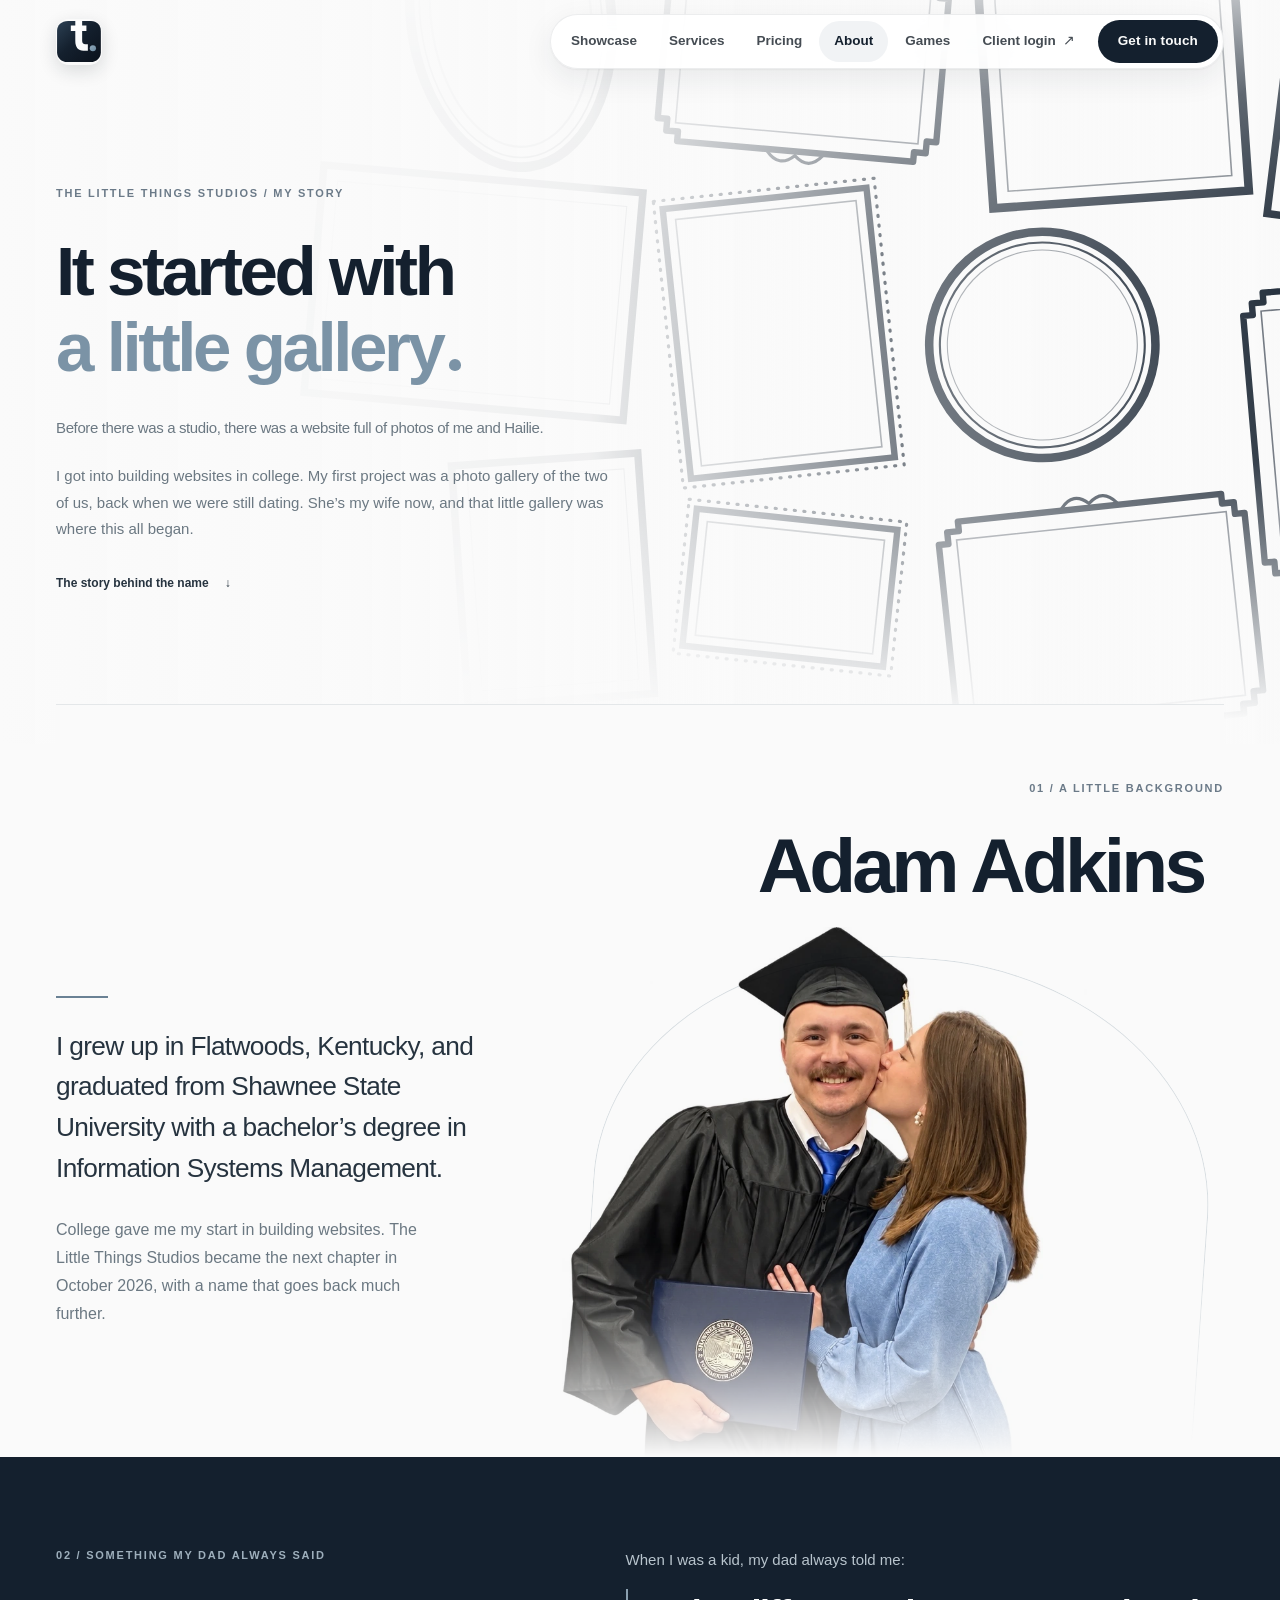
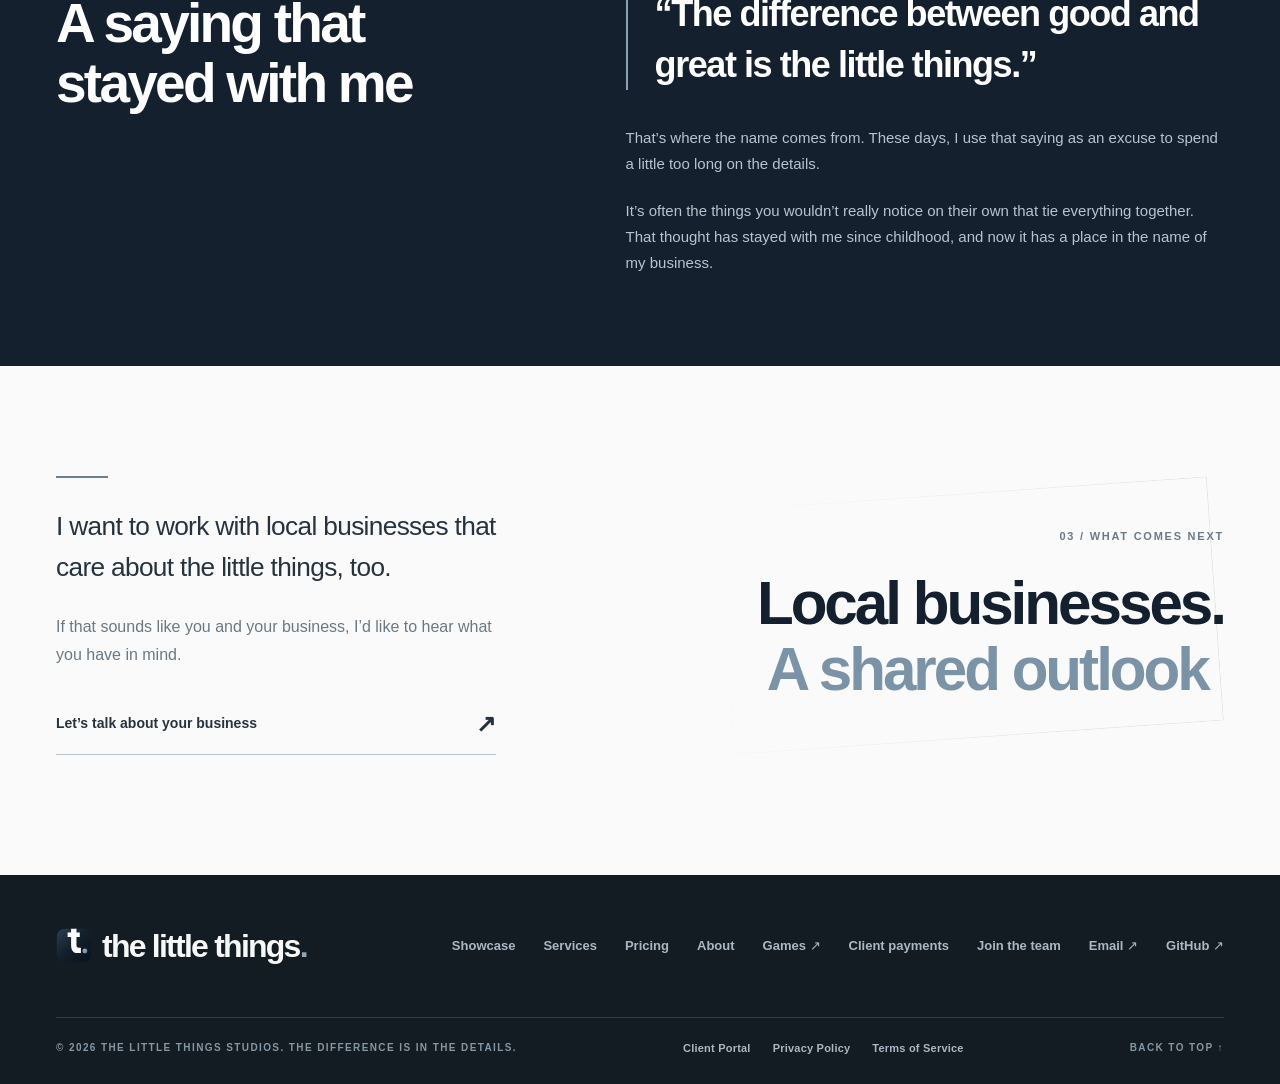
<file: about.html>
<!doctype html>
<html lang="en">
<head>
  <meta charset="UTF-8" />
  <meta name="viewport" content="width=device-width, initial-scale=1.0" />
  <meta name="theme-color" content="#fafafa" />
  <title>About the Studio | The Little Things Studios</title>
  <meta name="description" content="From a college photo gallery to The Little Things Studios. Meet Adam Adkins and discover the family saying behind the studio’s name." />
  <link rel="canonical" href="https://tlt-studios.com/about.html" />
  <meta property="og:type" content="website" />
  <meta property="og:site_name" content="The Little Things Studios" />
  <meta property="og:url" content="https://tlt-studios.com/about.html" />
  <meta property="og:title" content="About the Studio | The Little Things Studios" />
  <meta property="og:description" content="A college project, a saying from my dad, and the story behind The Little Things Studios." />
  <meta property="og:image" content="https://tlt-studios.com/social-preview.png?v=5" />
  <meta property="og:image:alt" content="The Little Things Studios" />
  <meta name="twitter:card" content="summary_large_image" />
  <meta name="twitter:title" content="About the Studio | The Little Things Studios" />
  <meta name="twitter:description" content="Meet Adam Adkins and discover the personal story behind The Little Things Studios." />
  <meta name="twitter:image" content="https://tlt-studios.com/social-preview.png?v=5" />
  <link rel="icon" href="/favicon.svg?v=3" type="image/svg+xml" />
  <link rel="apple-touch-icon" sizes="180x180" href="/apple-touch-icon.png?v=4" />
  <link rel="stylesheet" href="/styles.css" />
  <script src="/script.js" defer></script>
  <script src="/about-dot.js" defer></script>
</head>
<body>
  <a class="skip-link" href="#main">Skip to content</a>
  <header class="site-header" id="site-header">
    <div class="header-inner container">
      <a class="brand" href="/" aria-label="The Little Things Studios, home">
        <img class="brand-symbol" src="/favicon.svg?v=3" alt="" aria-hidden="true" width="43" height="43" />
        <span class="brand-copy">
          <span class="brand-name">the little things<span class="brand-name-dot">.</span></span>
          <span class="brand-descriptor">WEBSITE DESIGN</span>
        </span>
      </a>

      <nav class="nav" id="primary-navigation" aria-label="Main navigation">
        <a class="nav-link" href="/work">Showcase</a>
        <a class="nav-link" href="/#services">Services</a>
        <a class="nav-link" href="/#packages">Pricing</a>
        <a class="nav-link" href="/about.html" aria-current="page">About</a>
        <a class="nav-link" href="/#games">Games</a>
        <a class="nav-link nav-contact" href="/contact.html">Get in touch</a>
        <a class="nav-link nav-portal" href="https://portal.tlt-studios.com/">Client login <span aria-hidden="true">↗</span></a>
      </nav>

      <button class="menu-toggle" id="menu-toggle" type="button" aria-label="Open menu" aria-expanded="false" aria-controls="primary-navigation">
        <span></span><span></span>
      </button>
    </div>
  </header>
  <div class="menu-scrim" id="menu-scrim" aria-hidden="true"></div>


  <main id="main" class="studio-about">
    <section class="studio-story-intro container" aria-labelledby="studio-story-title">
      <div class="studio-story-intro-copy">
        <p class="eyebrow">THE LITTLE THINGS STUDIOS / MY STORY</p>
        <h1 id="studio-story-title">It started with<br /><span>a little gallery<i class="tt-dot-slot" aria-hidden="true"></i></span></h1>
        <p class="studio-story-lead">Before there was a studio, there was a website full of photos of me and Hailie.</p>
        <p>I got into building websites in college. My first project was a photo gallery of the two of us, back when we were still dating. She’s my wife now, and that little gallery was where this all began.</p>
        <a class="inline-link" href="#behind-the-name">The story behind the name <span aria-hidden="true">↓</span></a>
      </div>
      <div class="studio-story-frame-collage" aria-hidden="true">
        <svg viewBox="0 0 1440 760" preserveAspectRatio="xMidYMid slice" focusable="false">
          <g fill="none" stroke="#14202e">
            <g class="studio-story-frame-drift" style="--frame-x:3px;--frame-y:-6px;--frame-angle:0.4deg;--frame-duration:19s;--frame-delay:-4s"><g data-frame-style="oval" transform="translate(505 -66) rotate(-7 94 143)"><ellipse cx="94" cy="143" rx="94" ry="143" stroke-width="9"/><ellipse cx="94" cy="143" rx="85" ry="134" stroke-width="1.5"/><ellipse cx="94" cy="143" rx="75" ry="124" stroke-width="2" opacity=".65"/></g></g>
            <g class="studio-story-frame-drift" style="--frame-x:-3px;--frame-y:5px;--frame-angle:-0.4deg;--frame-duration:23s;--frame-delay:-11s"><g data-frame-style="stepped" transform="translate(742 30) rotate(5 131 87.5)"><path d="M20 0H242V9H253V20H262V155H253V166H242V175H20V166H9V155H0V20H9V9H20Z" stroke-width="6" stroke-linejoin="round"/><rect x="17" y="17" width="228" height="141" stroke-width="1.5" opacity=".65"/><path d="M105 -2Q117 -17 131 -4Q145 -17 157 -2M105 177Q117 192 131 179Q145 192 157 177" stroke-width="3" stroke-linecap="round"/></g></g>
            <g class="studio-story-frame-drift" style="--frame-x:2px;--frame-y:-5px;--frame-angle:0.3deg;--frame-duration:21s;--frame-delay:-7s"><g data-frame-style="arch" transform="translate(1040 -60) rotate(-4 120 155)"><path d="M0 310V120A120 120 0 0 1 240 120V310Z" stroke-width="8"/><path d="M15 295V120A105 105 0 0 1 225 120V295Z" stroke-width="1.5" opacity=".6"/></g></g>
            <g class="studio-story-frame-drift" style="--frame-x:-3px;--frame-y:-6px;--frame-angle:-0.35deg;--frame-duration:18s;--frame-delay:-13s"><g data-frame-style="plain" transform="translate(1320 60) rotate(7 92.5 107.5)"><rect x="0" y="0" width="185" height="215" stroke-width="7" /><rect x="14" y="14" width="157" height="187" stroke-width="1" opacity=".48"/></g></g>
            <g class="studio-story-frame-drift" style="--frame-x:3px;--frame-y:5px;--frame-angle:0.4deg;--frame-duration:24s;--frame-delay:-8s"><g data-frame-style="plain" transform="translate(414 230) rotate(5 150 107)"><rect x="0" y="0" width="300" height="214" stroke-width="7" /><rect x="14" y="14" width="272" height="186" stroke-width="1" opacity=".48"/></g></g>
            <g class="studio-story-frame-drift" style="--frame-x:-2px;--frame-y:-5px;--frame-angle:-0.3deg;--frame-duration:20s;--frame-delay:-15s"><g data-frame-style="beaded" transform="translate(746 240) rotate(-6 104 135)"><rect x="0" y="0" width="208" height="270" stroke-width="3" stroke-dasharray="1 8" stroke-linecap="round"/><rect x="8" y="8" width="192" height="254" stroke-width="6" /><rect x="19" y="19" width="170" height="232" stroke-width="1.5" opacity=".6"/></g></g>
            <g class="studio-story-frame-drift" style="--frame-x:3px;--frame-y:-4px;--frame-angle:0.25deg;--frame-duration:22s;--frame-delay:-3s"><g data-frame-style="circle" transform="translate(948 280) rotate(4 149 106)"><circle cx="149" cy="106" r="106" stroke-width="8"/><circle cx="149" cy="106" r="96" stroke-width="2"/><circle cx="149" cy="106" r="89" stroke-width="1" opacity=".5"/></g></g>
            <g class="studio-story-frame-drift" style="--frame-x:-3px;--frame-y:6px;--frame-angle:-0.4deg;--frame-duration:25s;--frame-delay:-17s"><g data-frame-style="stepped" transform="translate(1295 330) rotate(-5 96 136)"><path d="M20 0H172V9H183V20H192V252H183V263H172V272H20V263H9V252H0V20H9V9H20Z" stroke-width="6" stroke-linejoin="round"/><rect x="17" y="17" width="158" height="238" stroke-width="1.5" opacity=".65"/><path d="M70 -2Q82 -17 96 -4Q110 -17 122 -2M70 274Q82 289 96 276Q110 289 122 274" stroke-width="3" stroke-linecap="round"/></g></g>
            <g class="studio-story-frame-drift" style="--frame-x:2px;--frame-y:-6px;--frame-angle:0.35deg;--frame-duration:21s;--frame-delay:-10s"><g data-frame-style="plain" transform="translate(551 493) rotate(-4 87.5 113)"><rect x="0" y="0" width="175" height="226" stroke-width="7" /><rect x="14" y="14" width="147" height="198" stroke-width="1" opacity=".48"/></g></g>
            <g class="studio-story-frame-drift" style="--frame-x:-3px;--frame-y:4px;--frame-angle:-0.3deg;--frame-duration:18s;--frame-delay:-6s"><g data-frame-style="beaded" transform="translate(758 541) rotate(6 102.5 72.5)"><rect x="0" y="0" width="205" height="145" stroke-width="3" stroke-dasharray="1 8" stroke-linecap="round"/><rect x="8" y="8" width="189" height="129" stroke-width="6" /><rect x="19" y="19" width="167" height="107" stroke-width="1.5" opacity=".6"/></g></g>
            <g class="studio-story-frame-drift" style="--frame-x:3px;--frame-y:5px;--frame-angle:0.4deg;--frame-duration:23s;--frame-delay:-14s"><g data-frame-style="stepped" transform="translate(1008 538) rotate(-6 144 103.5)"><path d="M20 0H268V9H279V20H288V187H279V198H268V207H20V198H9V187H0V20H9V9H20Z" stroke-width="6" stroke-linejoin="round"/><rect x="17" y="17" width="254" height="173" stroke-width="1.5" opacity=".65"/><path d="M118 -2Q130 -17 144 -4Q158 -17 170 -2M118 209Q130 224 144 211Q158 224 170 209" stroke-width="3" stroke-linecap="round"/></g></g>
          </g>
        </svg>
      </div>
    </section>

    <section class="studio-story-background container" aria-labelledby="studio-story-adam">
      <div class="studio-story-heading reveal">
        <p class="eyebrow">01 / A LITTLE BACKGROUND</p>
        <h2 id="studio-story-adam">Adam Adkins<i class="tt-dot-slot" aria-hidden="true"></i></h2>
      </div>
      <figure class="studio-story-photo">
        <div class="studio-story-photo-image">
          <img src="/images/adam-and-hailie.webp" width="1024" height="1536" alt="Adam Adkins in his graduation cap and gown, with his wife, Hailie, kissing his cheek." loading="lazy" decoding="async" />
        </div>
      </figure>
      <div class="studio-story-prose studio-story-photo-copy">
        <p>I grew up in Flatwoods, Kentucky, and graduated from Shawnee State University with a bachelor’s degree in Information Systems Management.</p>
        <p>College gave me my start in building websites. The Little Things Studios became the next chapter in October 2026, with a name that goes back much further.</p>
      </div>
    </section>

    <section class="studio-story-name" id="behind-the-name" aria-labelledby="studio-story-name-title">
      <div class="container studio-story-name-inner">
        <div class="studio-story-name-intro reveal">
          <p class="eyebrow">02 / SOMETHING MY DAD ALWAYS SAID</p>
          <h2 id="studio-story-name-title">A saying that<br />stayed with me<i class="tt-dot-slot" aria-hidden="true"></i></h2>
        </div>
        <div class="studio-story-quote-copy reveal">
          <p class="studio-story-quote-intro">When I was a kid, my dad always told me:</p>
          <blockquote>
            <p>“The difference between good and great is the little things.”</p>
          </blockquote>
          <p>That’s where the name comes from. These days, I use that saying as an excuse to spend a little too long on the details.</p>
          <p>It’s often the things you wouldn’t really notice on their own that tie everything together. That thought has stayed with me since childhood, and now it has a place in the name of my business.</p>
        </div>
      </div>
    </section>

    <section class="studio-story-next container" aria-labelledby="studio-story-next-title">
      <div class="studio-story-heading reveal">
        <p class="eyebrow">03 / WHAT COMES NEXT</p>
        <h2 id="studio-story-next-title">Local businesses.<br /><span>A shared outlook<i class="tt-dot-slot" aria-hidden="true"></i></span></h2>
      </div>
      <div class="studio-story-prose reveal">
        <p class="studio-story-lead">I want to work with local businesses that care about the little things, too.</p>
        <p>If that sounds like you and your business, I’d like to hear what you have in mind.</p>
        <a class="inline-link" href="/contact.html">Let’s talk about your business <span aria-hidden="true">↗</span></a>
      </div>
    </section>
  </main>
  <footer class="site-footer">
    <div class="container footer-main"><a href="#main" class="footer-brand"><img class="footer-brand-icon" src="/favicon.svg?v=3" alt="" aria-hidden="true" width="36" height="36" /><span class="footer-brand-name">the little things<span>.</span></span></a><div class="footer-links"><a href="/work">Showcase</a><a href="/#services">Services</a><a href="/#packages">Pricing</a><a href="/about.html" aria-current="page">About</a><a href="https://games.tlt-studios.com/">Games ↗</a><a href="/payments.html">Client payments</a><a href="/careers.html">Join the team</a><a href="mailto:hello@tlt-studios.com">Email ↗</a><a href="https://github.com/adamadkins" target="_blank" rel="noopener noreferrer">GitHub ↗</a></div></div>
    <div class="container footer-bottom"><span>© <span id="year">2026</span> THE LITTLE THINGS STUDIOS. THE DIFFERENCE IS IN THE DETAILS.</span><nav class="footer-legal" aria-label="Legal information"><a href="/client-portal">Client Portal</a><a href="/privacy.html">Privacy Policy</a><a href="/terms.html">Terms of Service</a></nav><a href="#main">BACK TO TOP ↑</a></div>
  </footer>


<script src="/season.js" defer></script>
</body>
</html>
</file>
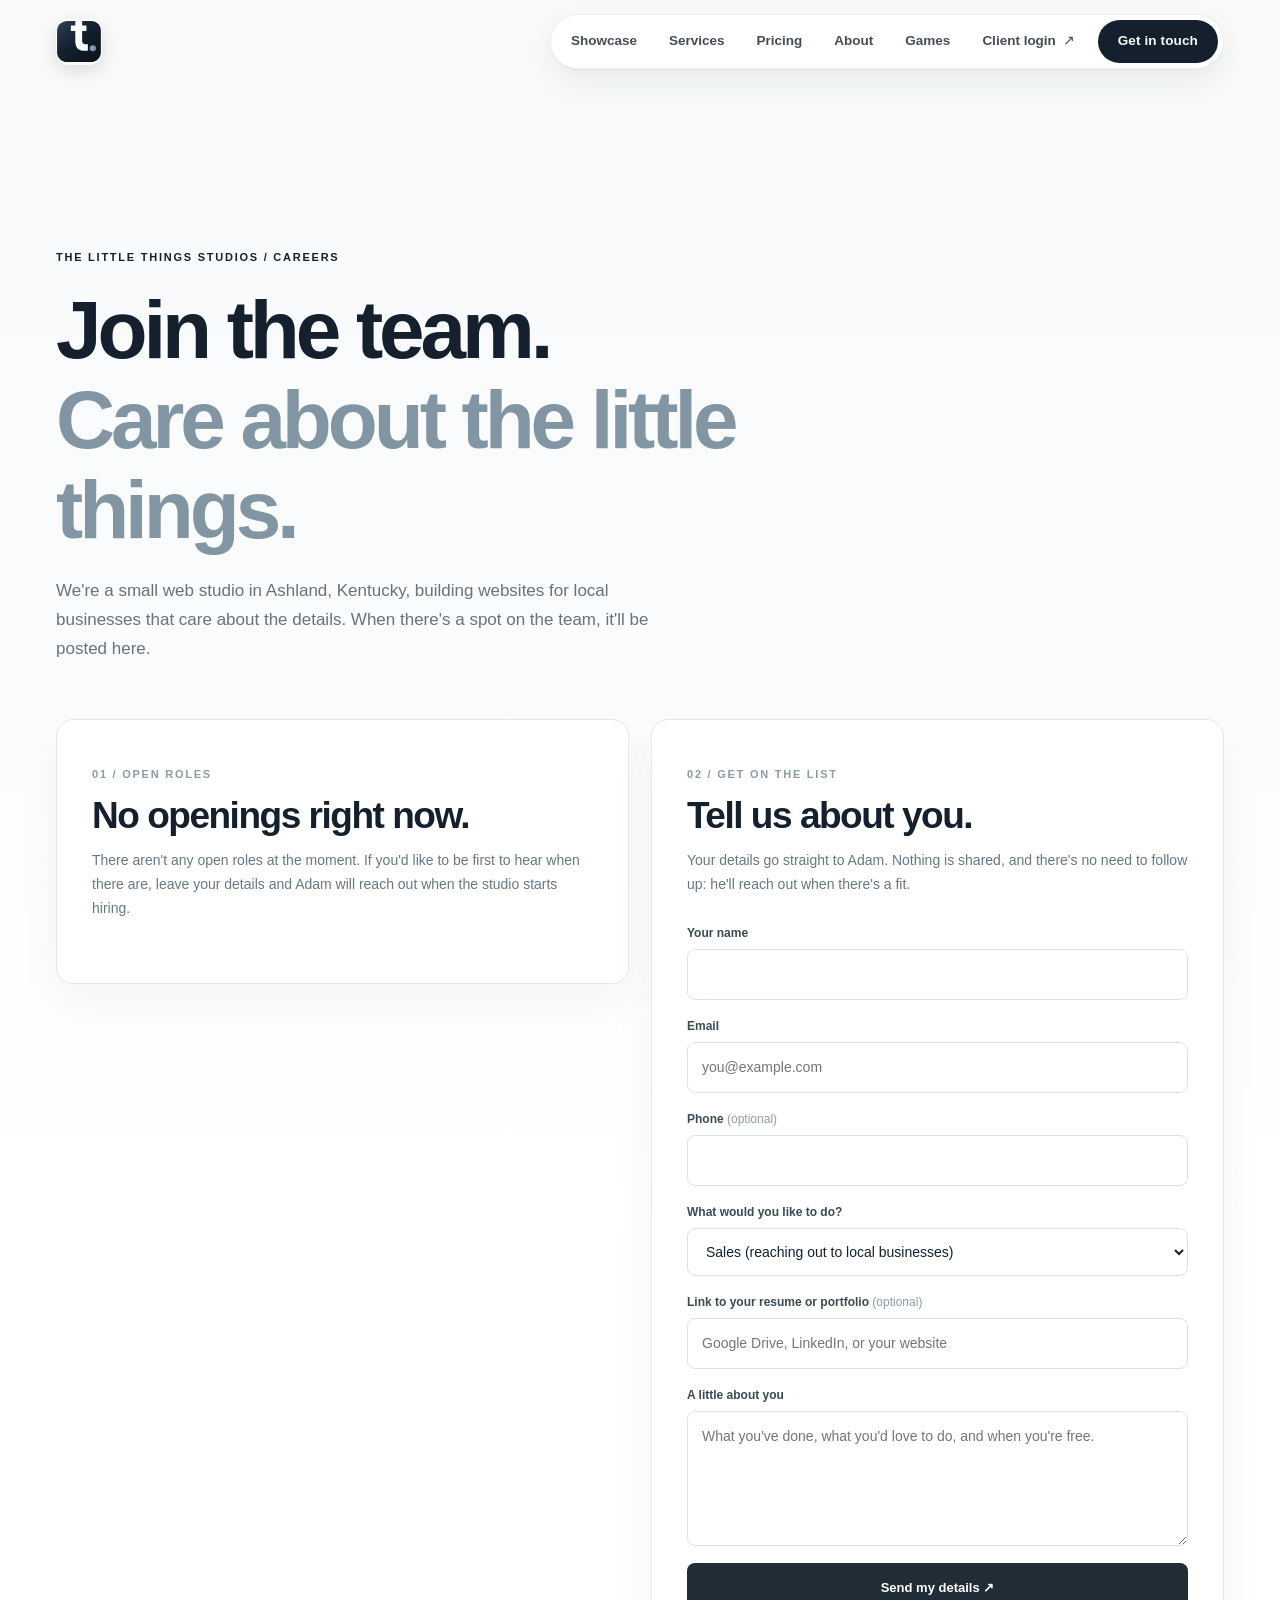
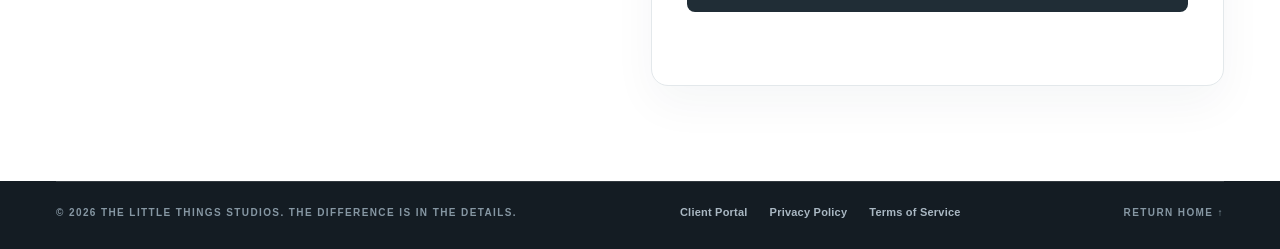
<file: careers.html>
<!doctype html>
<html lang="en">
<head>
<meta charset="UTF-8" />
<meta name="viewport" content="width=device-width, initial-scale=1.0" />
<meta name="theme-color" content="#fafafa" />
<meta name="description" content="Join The Little Things Studios. See open roles, or leave your details so Adam can reach out when the studio is hiring." />
  <link rel="canonical" href="https://tlt-studios.com/careers.html" />
  <meta property="og:type" content="website" />
  <meta property="og:site_name" content="The Little Things Studios" />
  <meta property="og:url" content="https://tlt-studios.com/careers.html" />
  <meta property="og:title" content="Join the Team | The Little Things Studios" />
  <meta property="og:description" content="Small studio, big care. See open roles at The Little Things Studios, or get on the list for when we start hiring." />
  <meta property="og:image" content="https://tlt-studios.com/social-preview.png" />
  <meta property="og:image:secure_url" content="https://tlt-studios.com/social-preview.png" />
  <meta property="og:image:type" content="image/png" />
  <meta property="og:image:width" content="1200" />
  <meta property="og:image:height" content="630" />
  <meta property="og:image:alt" content="The Little Things Studios — The difference between good and great is the little things." />
  <meta name="twitter:card" content="summary_large_image" />
  <meta name="twitter:title" content="Join the Team | The Little Things Studios" />
  <meta name="twitter:description" content="Small studio, big care. See open roles at The Little Things Studios, or get on the list for when we start hiring." />
  <meta name="twitter:image" content="https://tlt-studios.com/social-preview.png" />
<link rel="icon" href="/favicon.svg?v=3" type="image/svg+xml" />
  <link rel="apple-touch-icon" sizes="180x180" href="/apple-touch-icon.png?v=4" />
<link rel="stylesheet" href="/styles.css" />
<title>Join the Team | The Little Things Studios</title>
</head>
<body>
<a class="skip-link" href="#main">Skip to content</a>
  <header class="site-header" id="site-header">
    <div class="header-inner container">
      <a class="brand" href="/" aria-label="The Little Things Studios, home">
        <img class="brand-symbol" src="/favicon.svg?v=3" alt="" aria-hidden="true" width="43" height="43" />
        <span class="brand-copy">
          <span class="brand-name">the little things<span class="brand-name-dot">.</span></span>
          <span class="brand-descriptor">WEBSITE DESIGN</span>
        </span>
      </a>

      <nav class="nav" id="primary-navigation" aria-label="Main navigation">
        <a class="nav-link" href="/work">Showcase</a>
        <a class="nav-link" href="/#services">Services</a>
        <a class="nav-link" href="/#packages">Pricing</a>
        <a class="nav-link" href="/about.html">About</a>
        <a class="nav-link" href="/#games">Games</a>
        <a class="nav-link nav-contact" href="/contact.html">Get in touch</a>
        <a class="nav-link nav-portal" href="https://portal.tlt-studios.com/">Client login <span aria-hidden="true">↗</span></a>
      </nav>

      <button class="menu-toggle" id="menu-toggle" type="button" aria-label="Open menu" aria-expanded="false" aria-controls="primary-navigation">
        <span></span><span></span>
      </button>
    </div>
  </header>
  <div class="menu-scrim" id="menu-scrim" aria-hidden="true"></div>

<main id="main" class="payments-page careers-page">
  <div class="container">
    <div class="payments-intro">
      <p class="eyebrow">THE LITTLE THINGS STUDIOS / CAREERS</p>
      <h1>Join the team.<br /><span>Care about the little things.</span></h1>
      <p>We're a small web studio in Ashland, Kentucky, building websites for local businesses that care about the details. When there's a spot on the team, it'll be posted here.</p>
    </div>
    <div class="payments-grid">
      <section class="payment-card careers-roles" aria-labelledby="roles-title">
        <p class="eyebrow">01 / OPEN ROLES</p>
        <h2 id="roles-title">No openings right now.</h2>
        <p>There aren't any open roles at the moment. If you'd like to be first to hear when there are, leave your details and Adam will reach out when the studio starts hiring.</p>
        <!-- Open roles go here. Copy this block for each one and remove the "No openings" heading above:
        <article class="careers-role"><h3>Role name</h3><p class="careers-role-meta">Part time · Remote or Ashland, KY</p><p>What the role is and who it's for.</p></article>
        -->
      </section>
      <section class="payment-card" aria-labelledby="join-title">
        <p class="eyebrow">02 / GET ON THE LIST</p>
        <h2 id="join-title">Tell us about you.</h2>
        <p>Your details go straight to Adam. Nothing is shared, and there's no need to follow up: he'll reach out when there's a fit.</p>
        <form id="careers-form" class="payment-fields" action="/api/contact" method="POST">
          <input class="form-honeypot" type="text" name="_honey" tabindex="-1" autocomplete="off" aria-hidden="true" />
          <input type="hidden" name="_form_started_at" value="" />
          <input type="hidden" name="project_type" value="Joining the team" />
          <div class="payment-field"><label for="join-name">Your name</label><input id="join-name" name="name" autocomplete="name" required maxlength="120" /></div>
          <div class="payment-field"><label for="join-email">Email</label><input id="join-email" name="email" type="email" autocomplete="email" required maxlength="254" placeholder="you@example.com" /></div>
          <div class="payment-field"><label for="join-phone">Phone <span class="careers-optional">(optional)</span></label><input id="join-phone" name="phone" type="tel" autocomplete="tel" maxlength="40" /></div>
          <div class="payment-field"><label for="join-role">What would you like to do?</label>
            <select id="join-role" name="role"><option>Sales (reaching out to local businesses)</option><option>Web design</option><option>Web development</option><option>Writing or photography</option><option>Something else</option></select></div>
          <div class="payment-field"><label for="join-link">Link to your resume or portfolio <span class="careers-optional">(optional)</span></label><input id="join-link" name="link" type="url" inputmode="url" maxlength="300" placeholder="Google Drive, LinkedIn, or your website" /></div>
          <div class="payment-field"><label for="join-message">A little about you</label><textarea id="join-message" name="message" rows="5" required minlength="10" maxlength="4000" placeholder="What you've done, what you'd love to do, and when you're free."></textarea></div>
          <button class="payment-action" type="submit">Send my details ↗</button>
          <p id="careers-feedback" class="payment-feedback" role="status" aria-live="polite"></p>
        </form>
      </section>
    </div>
  </div>
</main>
  <footer class="site-footer"><div class="container footer-bottom"><span>© <span id="year">2026</span> THE LITTLE THINGS STUDIOS. THE DIFFERENCE IS IN THE DETAILS.</span><nav class="footer-legal" aria-label="Legal information"><a href="/client-portal">Client Portal</a><a href="/privacy.html">Privacy Policy</a><a href="/terms.html">Terms of Service</a></nav><a href="/">RETURN HOME ↑</a></div></footer>

<script src="/script.js" defer></script>
<script src="/careers.js" defer></script>
<script src="/season.js" defer></script>
</body>
</html>
</file>
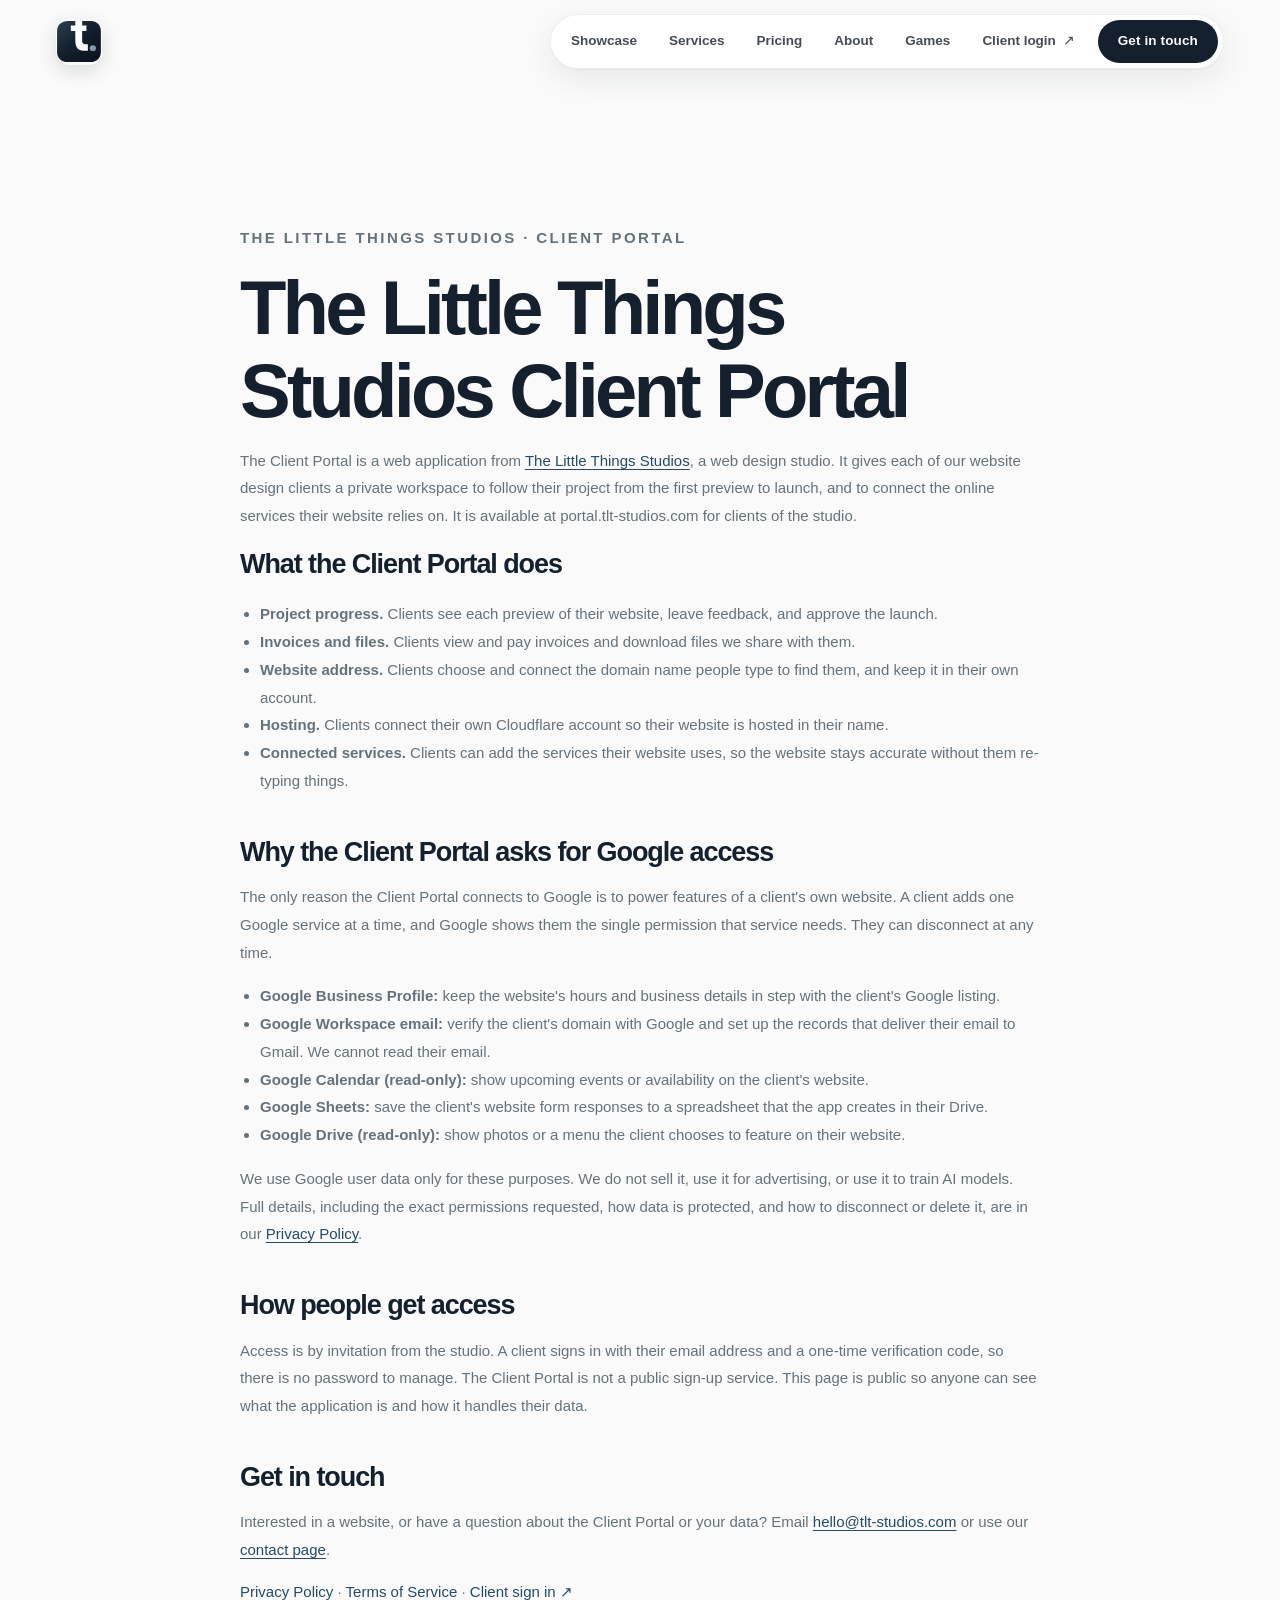
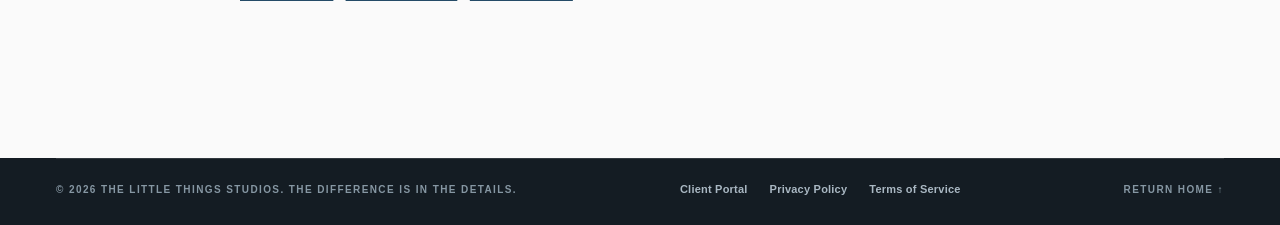
<file: client-portal.html>
<!doctype html>
<html lang="en">
<head>
  <meta charset="UTF-8" />
  <meta name="viewport" content="width=device-width, initial-scale=1.0" />
  <meta name="theme-color" content="#fafafa" />
  <meta name="description" content="The Little Things Studios Client Portal: where website design clients follow their project and connect the services their website uses." />
    <link rel="canonical" href="https://tlt-studios.com/client-portal" />
  <meta property="og:type" content="website" />
  <meta property="og:site_name" content="The Little Things Studios" />
  <meta property="og:url" content="https://tlt-studios.com/client-portal" />
  <meta property="og:title" content="Client Portal | The Little Things Studios" />
  <meta property="og:description" content="The Little Things Studios Client Portal: follow your website project and connect the services your site uses." />
  <meta property="og:image" content="https://tlt-studios.com/social-preview.png" />
  <meta property="og:image:secure_url" content="https://tlt-studios.com/social-preview.png" />
  <meta property="og:image:type" content="image/png" />
  <meta property="og:image:width" content="1200" />
  <meta property="og:image:height" content="630" />
  <meta property="og:image:alt" content="The Little Things Studios — The difference between good and great is the little things." />
  <meta name="twitter:card" content="summary_large_image" />
  <meta name="twitter:title" content="Client Portal | The Little Things Studios" />
  <meta name="twitter:description" content="The Little Things Studios Client Portal: follow your website project and connect the services your site uses." />
  <meta name="twitter:image" content="https://tlt-studios.com/social-preview.png" />
  <link rel="icon" href="/favicon.svg?v=3" type="image/svg+xml" />
  <link rel="apple-touch-icon" sizes="180x180" href="/apple-touch-icon.png?v=4" />
  <link rel="stylesheet" href="/styles.css" />
  <title>Client Portal | The Little Things Studios</title>
</head>
<body>
  <a class="skip-link" href="#main">Skip to content</a>
  <header class="site-header" id="site-header">
    <div class="header-inner container">
      <a class="brand" href="/" aria-label="The Little Things Studios, home">
        <img class="brand-symbol" src="/favicon.svg?v=3" alt="" aria-hidden="true" width="43" height="43" />
        <span class="brand-copy">
          <span class="brand-name">the little things<span class="brand-name-dot">.</span></span>
          <span class="brand-descriptor">WEBSITE DESIGN</span>
        </span>
      </a>

      <nav class="nav" id="primary-navigation" aria-label="Main navigation">
        <a class="nav-link" href="/work">Showcase</a>
        <a class="nav-link" href="/#services">Services</a>
        <a class="nav-link" href="/#packages">Pricing</a>
        <a class="nav-link" href="/about.html">About</a>
        <a class="nav-link" href="/#games">Games</a>
        <a class="nav-link nav-contact" href="/contact.html">Get in touch</a>
        <a class="nav-link nav-portal" href="https://portal.tlt-studios.com/">Client login <span aria-hidden="true">↗</span></a>
      </nav>

      <button class="menu-toggle" id="menu-toggle" type="button" aria-label="Open menu" aria-expanded="false" aria-controls="primary-navigation">
        <span></span><span></span>
      </button>
    </div>
  </header>
  <div class="menu-scrim" id="menu-scrim" aria-hidden="true"></div>
  <main id="main" class="legal-main">
    <div class="container legal-content">
      <p class="eyebrow">THE LITTLE THINGS STUDIOS · CLIENT PORTAL</p>
      <h1>The Little Things Studios Client Portal</h1>
      <p>The Client Portal is a web application from <a href="/">The Little Things Studios</a>, a web design studio. It gives each of our website design clients a private workspace to follow their project from the first preview to launch, and to connect the online services their website relies on. It is available at portal.tlt-studios.com for clients of the studio.</p>
      <section>
        <h2>What the Client Portal does</h2>
        <ul>
          <li><strong>Project progress.</strong> Clients see each preview of their website, leave feedback, and approve the launch.</li>
          <li><strong>Invoices and files.</strong> Clients view and pay invoices and download files we share with them.</li>
          <li><strong>Website address.</strong> Clients choose and connect the domain name people type to find them, and keep it in their own account.</li>
          <li><strong>Hosting.</strong> Clients connect their own Cloudflare account so their website is hosted in their name.</li>
          <li><strong>Connected services.</strong> Clients can add the services their website uses, so the website stays accurate without them re-typing things.</li>
        </ul>
      </section>
      <section>
        <h2>Why the Client Portal asks for Google access</h2>
        <p>The only reason the Client Portal connects to Google is to power features of a client's own website. A client adds one Google service at a time, and Google shows them the single permission that service needs. They can disconnect at any time.</p>
        <ul>
          <li><strong>Google Business Profile:</strong> keep the website's hours and business details in step with the client's Google listing.</li>
          <li><strong>Google Workspace email:</strong> verify the client's domain with Google and set up the records that deliver their email to Gmail. We cannot read their email.</li>
          <li><strong>Google Calendar (read-only):</strong> show upcoming events or availability on the client's website.</li>
          <li><strong>Google Sheets:</strong> save the client's website form responses to a spreadsheet that the app creates in their Drive.</li>
          <li><strong>Google Drive (read-only):</strong> show photos or a menu the client chooses to feature on their website.</li>
        </ul>
        <p>We use Google user data only for these purposes. We do not sell it, use it for advertising, or use it to train AI models. Full details, including the exact permissions requested, how data is protected, and how to disconnect or delete it, are in our <a href="/privacy">Privacy Policy</a>.</p>
      </section>
      <section>
        <h2>How people get access</h2>
        <p>Access is by invitation from the studio. A client signs in with their email address and a one-time verification code, so there is no password to manage. The Client Portal is not a public sign-up service. This page is public so anyone can see what the application is and how it handles their data.</p>
      </section>
      <section>
        <h2>Get in touch</h2>
        <p>Interested in a website, or have a question about the Client Portal or your data? Email <a href="mailto:hello@tlt-studios.com">hello@tlt-studios.com</a> or use our <a href="/contact.html">contact page</a>.</p>
        <p><a href="/privacy">Privacy Policy</a> · <a href="/terms">Terms of Service</a> · <a href="https://portal.tlt-studios.com/">Client sign in ↗</a></p>
      </section>
    </div>
  </main>
  <footer class="site-footer">
  <div class="container footer-bottom">
    <span>© <span id="year">2026</span> THE LITTLE THINGS STUDIOS. THE DIFFERENCE IS IN THE DETAILS.</span>
    <nav class="footer-legal" aria-label="Legal information"><a href="/client-portal">Client Portal</a><a href="/privacy.html">Privacy Policy</a><a href="/terms.html">Terms of Service</a></nav>
    <a href="/">RETURN HOME ↑</a>
  </div>
</footer>
  <script src="/script.js" defer></script>
<script src="/season.js" defer></script>
</body>
</html>
</file>
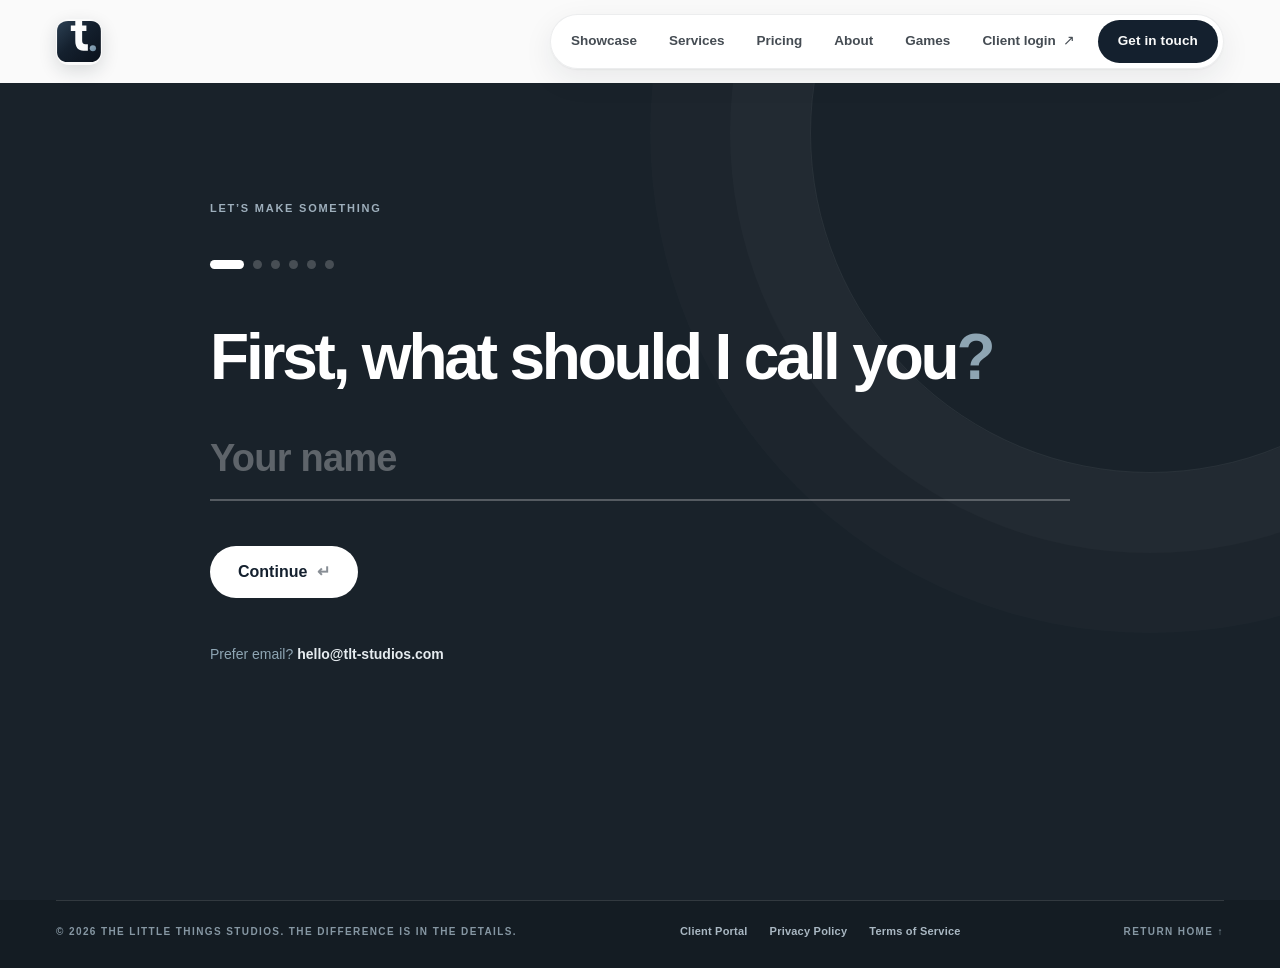
<file: contact.html>
<!doctype html>
<html lang="en">
<head>
<meta charset="UTF-8" />
<meta name="viewport" content="width=device-width, initial-scale=1.0" />
<meta name="theme-color" content="#fafafa" />
<meta name="description" content="Start your website project with The Little Things Studios. Choose a package, share your goals, and request a proposal before payment." />
  <link rel="canonical" href="https://tlt-studios.com/contact.html" />
  <meta property="og:type" content="website" />
  <meta property="og:site_name" content="The Little Things Studios" />
  <meta property="og:url" content="https://tlt-studios.com/contact.html" />
  <meta property="og:title" content="Start a Project | The Little Things Studios" />
  <meta property="og:description" content="Tell us about your idea. The Little Things Studios designs thoughtful, carefully built websites for businesses and brands." />
  <meta property="og:image" content="https://tlt-studios.com/social-preview.png" />
  <meta property="og:image:secure_url" content="https://tlt-studios.com/social-preview.png" />
  <meta property="og:image:type" content="image/png" />
  <meta property="og:image:width" content="1200" />
  <meta property="og:image:height" content="630" />
  <meta property="og:image:alt" content="The Little Things Studios — The difference between good and great is the little things." />
  <meta name="twitter:card" content="summary_large_image" />
  <meta name="twitter:title" content="Start a Project | The Little Things Studios" />
  <meta name="twitter:description" content="Tell us about your idea. The Little Things Studios designs thoughtful, carefully built websites for businesses and brands." />
  <meta name="twitter:image" content="https://tlt-studios.com/social-preview.png" />
<link rel="icon" href="/favicon.svg?v=3" type="image/svg+xml" />
  <link rel="apple-touch-icon" sizes="180x180" href="/apple-touch-icon.png?v=4" />
<link rel="stylesheet" href="/styles.css" />
<title>Start a Project | The Little Things Studios</title>
</head>
<body>
<a class="skip-link" href="#main">Skip to content</a>
  <header class="site-header" id="site-header">
    <div class="header-inner container">
      <a class="brand" href="/" aria-label="The Little Things Studios, home">
        <img class="brand-symbol" src="/favicon.svg?v=3" alt="" aria-hidden="true" width="43" height="43" />
        <span class="brand-copy">
          <span class="brand-name">the little things<span class="brand-name-dot">.</span></span>
          <span class="brand-descriptor">WEBSITE DESIGN</span>
        </span>
      </a>

      <nav class="nav" id="primary-navigation" aria-label="Main navigation">
        <a class="nav-link" href="/work">Showcase</a>
        <a class="nav-link" href="/#services">Services</a>
        <a class="nav-link" href="/#packages">Pricing</a>
        <a class="nav-link" href="/about.html">About</a>
        <a class="nav-link" href="/#games">Games</a>
        <a class="nav-link nav-contact" href="/contact.html" aria-current="page">Get in touch</a>
        <a class="nav-link nav-portal" href="https://portal.tlt-studios.com/">Client login <span aria-hidden="true">↗</span></a>
      </nav>

      <button class="menu-toggle" id="menu-toggle" type="button" aria-label="Open menu" aria-expanded="false" aria-controls="primary-navigation">
        <span></span><span></span>
      </button>
    </div>
  </header>
  <div class="menu-scrim" id="menu-scrim" aria-hidden="true"></div>

<main id="main" class="contact-page-main">
<section class="contact-section" id="contact" aria-labelledby="contact-title">
  <div class="container convo-wrap">
    <p class="eyebrow contact-kicker" id="contact-title">LET’S MAKE SOMETHING</p>
    <form class="contact-form convo" action="/api/contact" method="POST">
      <input class="form-honeypot" type="text" name="_honey" tabindex="-1" autocomplete="off" aria-hidden="true" />
      <input type="hidden" name="project_type" value="New website" />
      <ol class="convo-progress" aria-hidden="true"></ol>
      <fieldset class="convo-step" data-step="name">
        <legend class="convo-q">First, what should I call you<em>?</em></legend>
        <input class="convo-input" id="contact-name" name="name" type="text" placeholder="Your name" autocomplete="name" required maxlength="120" aria-label="Your name" />
      </fieldset>
      <fieldset class="convo-step" data-step="path">
        <legend class="convo-q"><span data-greeting>Nice to meet you.</span> What brings you here<em>?</em></legend>
        <div class="path-cards">
          <label class="path-card"><input type="radio" name="path" value="new" required><span><strong>I need a website.</strong><small>I don’t have one yet.</small></span></label>
          <label class="path-card"><input type="radio" name="path" value="have"><span><strong>I have a website.</strong><small>It needs some love.</small></span></label>
          <label class="path-card path-card-wide"><input type="radio" name="path" value="other"><span><strong>Something else.</strong><small>A question, support, or a bit of both.</small></span></label>
        </div>
      </fieldset>
      <fieldset class="convo-step" data-step="plan">
        <legend class="convo-q">Which sounds like you<em>?</em></legend>
        <div class="choices"><label class="choice"><input type="radio" name="plan" value="Website Essentials ($750)"><span>Essentials · $750</span></label><label class="choice"><input type="radio" name="plan" value="Portfolio Website ($500)"><span>Portfolio Website · $500</span></label><label class="choice"><input type="radio" name="plan" value="Website + Lifetime Support ($1500)"><span>Lifetime Support · $1,500</span></label><label class="choice"><input type="radio" name="plan" value="Event Website ($150 + $15/mo)"><span>Event Website · $150 + $15/mo</span></label><label class="choice"><input type="radio" name="plan" value="New website"><span>Not sure yet</span></label></div>
        <p class="convo-hint">Not sure yet? Pick that and we’ll figure it out together.</p>
      </fieldset>
      <fieldset class="convo-step" data-step="vibe">
        <legend class="convo-q">What vibe are you going for<em>?</em></legend>
        <div class="choices"><label class="choice"><input type="checkbox" name="vibe" value="Clean &amp; minimal"><span>Clean &amp; minimal</span></label><label class="choice"><input type="checkbox" name="vibe" value="Warm &amp; inviting"><span>Warm &amp; inviting</span></label><label class="choice"><input type="checkbox" name="vibe" value="Bold &amp; playful"><span>Bold &amp; playful</span></label><label class="choice"><input type="checkbox" name="vibe" value="Elegant &amp; refined"><span>Elegant &amp; refined</span></label><label class="choice"><input type="checkbox" name="vibe" value="Modern &amp; techy"><span>Modern &amp; techy</span></label><label class="choice"><input type="checkbox" name="vibe" value="Earthy &amp; natural"><span>Earthy &amp; natural</span></label><label class="choice"><input type="checkbox" name="vibe" value="Not sure yet"><span>Not sure yet</span></label></div>
        <label class="convo-sub" for="contact-colors">Any colors you love, or a brand you admire? <span>(optional)</span></label>
        <input class="convo-input convo-input-sm" id="contact-colors" name="colors" type="text" placeholder="Sage green and cream, like Aesop…" maxlength="150" />
      </fieldset>
      <fieldset class="convo-step" data-step="site">
        <legend class="convo-q">What’s your website’s address<em>?</em></legend>
        <input class="convo-input" id="contact-site" name="site" type="text" inputmode="url" placeholder="yourbusiness.com" autocomplete="url" required maxlength="200" aria-label="Your website address" />
      </fieldset>
      <fieldset class="convo-step" data-step="changes">
        <legend class="convo-q">What do you want to change<em>?</em></legend>
        <div class="choices"><label class="choice"><input type="checkbox" name="changes" value="A fresh new look"><span>A fresh new look</span></label><label class="choice"><input type="checkbox" name="changes" value="Easier to use on phones"><span>Easier to use on phones</span></label><label class="choice"><input type="checkbox" name="changes" value="Online ordering or a shop"><span>Online ordering or a shop</span></label><label class="choice"><input type="checkbox" name="changes" value="Bookings or appointments"><span>Bookings or appointments</span></label><label class="choice"><input type="checkbox" name="changes" value="Fix something that’s broken"><span>Fix something that’s broken</span></label><label class="choice"><input type="checkbox" name="changes" value="Update content &amp; photos"><span>Update content &amp; photos</span></label><label class="choice"><input type="checkbox" name="changes" value="Easier for me to manage"><span>Easier for me to manage</span></label></div>
        <p class="convo-hint">Pick as many as you like.</p>
      </fieldset>
      <fieldset class="convo-step" data-step="tools">
        <legend class="convo-q">What does it run on today<em>?</em></legend>
        <div class="choices"><label class="choice"><input type="checkbox" name="tools" value="Stripe"><span>Stripe</span></label><label class="choice"><input type="checkbox" name="tools" value="Square"><span>Square</span></label><label class="choice"><input type="checkbox" name="tools" value="Shopify"><span>Shopify</span></label><label class="choice"><input type="checkbox" name="tools" value="Squarespace"><span>Squarespace</span></label><label class="choice"><input type="checkbox" name="tools" value="Wix"><span>Wix</span></label><label class="choice"><input type="checkbox" name="tools" value="WordPress"><span>WordPress</span></label><label class="choice"><input type="checkbox" name="tools" value="GoDaddy"><span>GoDaddy</span></label><label class="choice"><input type="checkbox" name="tools" value="Mailchimp"><span>Mailchimp</span></label><label class="choice"><input type="checkbox" name="tools" value="Google Business Profile"><span>Google Business Profile</span></label><label class="choice"><input type="checkbox" name="tools" value="Printful"><span>Printful</span></label><label class="choice"><input type="checkbox" name="tools" value="Calendly"><span>Calendly</span></label><label class="choice"><input type="checkbox" name="tools" value="Not sure"><span>Not sure</span></label></div>
        <p class="convo-hint">Payments, shop, bookings, email. Pick anything you use, so nothing gets lost in the move.</p>
      </fieldset>
      <fieldset class="convo-step" data-step="notes">
        <legend class="convo-q" data-notes-title>Anything else I should know<em>?</em></legend>
        <textarea class="convo-input" id="contact-message" name="message" placeholder="Your business, a deadline, a site you love…" rows="3" maxlength="4000" aria-label="Anything else"></textarea>
        <p class="convo-hint" data-notes-hint>Optional. A sentence or two is plenty.</p>
      </fieldset>
      <fieldset class="convo-step" data-step="email">
        <legend class="convo-q">And where can I reach you<em>?</em></legend>
        <input class="convo-input" id="contact-email" name="email" type="email" placeholder="you@example.com" autocomplete="email" required maxlength="254" aria-label="Your email address" />
        <p class="convo-hint">No payment is collected here. You’ll get a confirmation email (check spam if you don’t see it).</p>
      </fieldset>
      <div class="convo-nav">
        <button class="convo-back" type="button" hidden>← Back</button>
        <button class="convo-next" type="button">Continue <span aria-hidden="true">↵</span></button>
        <button class="convo-go" type="submit">Send it<span aria-hidden="true">.</span></button>
      </div>
      <div class="inquiry-feedback" id="inquiry-feedback" role="status" aria-live="polite" tabindex="-1" hidden></div>
      <p class="convo-direct">Prefer email? <a href="mailto:hello@tlt-studios.com">hello@tlt-studios.com</a></p>
    </form>
  </div>
</section>
</main>
  <footer class="site-footer"><div class="container footer-bottom"><span>© <span id="year">2026</span> THE LITTLE THINGS STUDIOS. THE DIFFERENCE IS IN THE DETAILS.</span><nav class="footer-legal" aria-label="Legal information"><a href="/client-portal">Client Portal</a><a href="/privacy.html">Privacy Policy</a><a href="/terms.html">Terms of Service</a></nav><a href="/">RETURN HOME ↑</a></div></footer>

<script src="/script.js" defer></script>
<script src="/inquiry.js" defer></script>
<script src="/contact-flow.js" defer></script>
<script src="/season.js" defer></script>
</body>
</html>
</file>
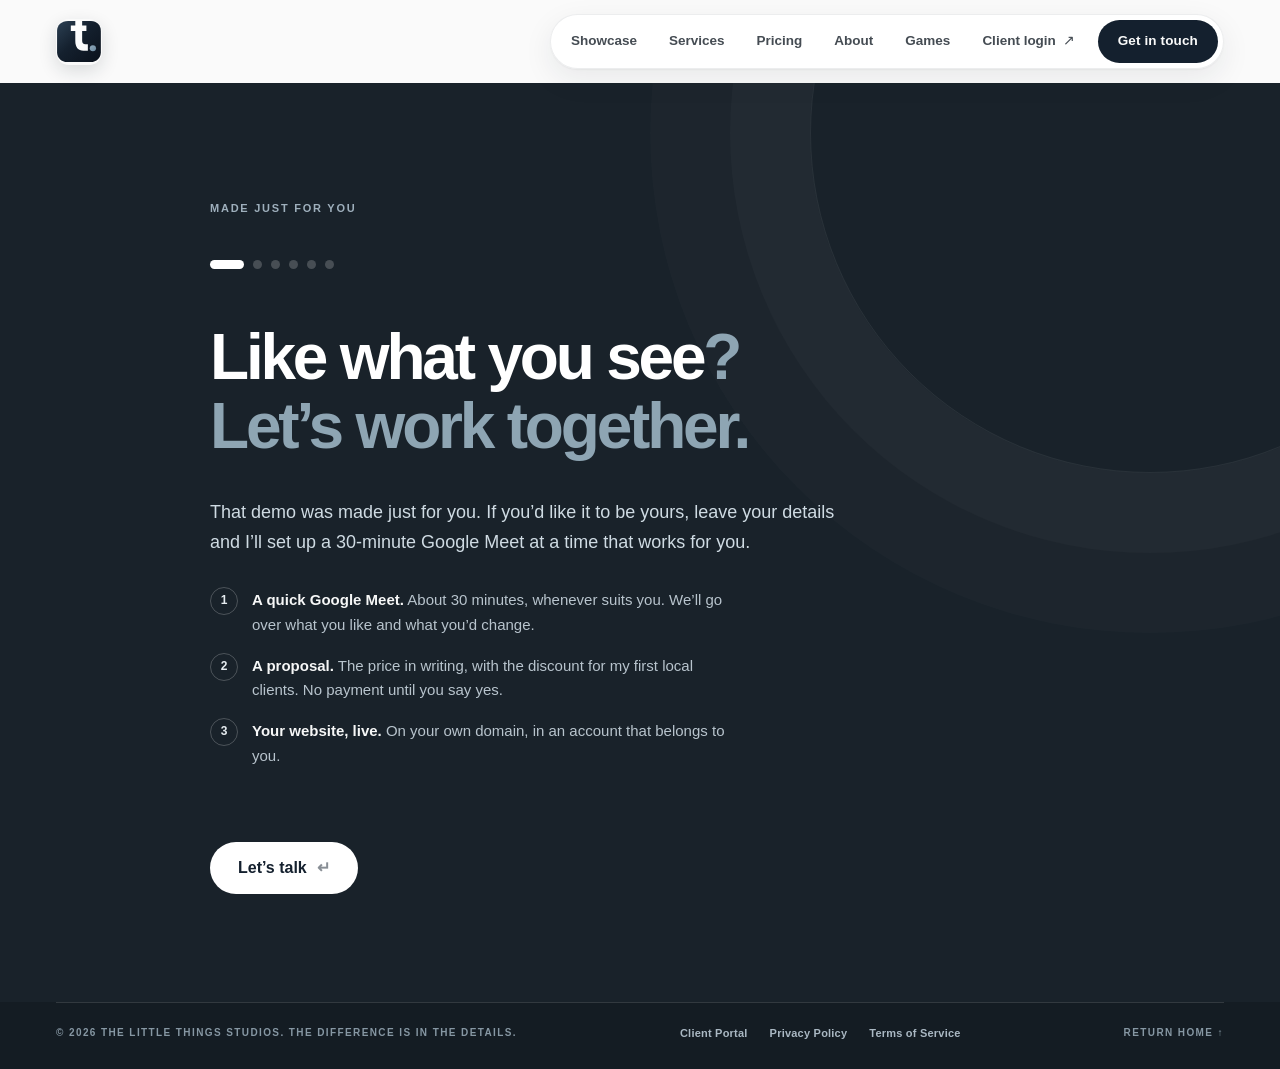
<file: hello.html>
<!doctype html>
<html lang="en">
<head>
<meta charset="UTF-8" />
<meta name="viewport" content="width=device-width, initial-scale=1.0" />
<meta name="theme-color" content="#fafafa" />
<!-- Reached only from a demo's banner (demo.tlt-studios.com). Not linked from the site and kept out of search. -->
<meta name="robots" content="noindex, nofollow, noarchive" />
<meta name="referrer" content="no-referrer" />
<link rel="icon" href="/favicon.svg?v=3" type="image/svg+xml" />
<link rel="apple-touch-icon" sizes="180x180" href="/apple-touch-icon.png?v=4" />
<link rel="stylesheet" href="/styles.css" />
<title>Let's work together | The Little Things Studios</title>
</head>
<body>
<a class="skip-link" href="#main">Skip to content</a>
  <header class="site-header" id="site-header">
    <div class="header-inner container">
      <a class="brand" href="/" aria-label="The Little Things Studios, home">
        <img class="brand-symbol" src="/favicon.svg?v=3" alt="" aria-hidden="true" width="43" height="43" />
        <span class="brand-copy">
          <span class="brand-name">the little things<span class="brand-name-dot">.</span></span>
          <span class="brand-descriptor">WEBSITE DESIGN</span>
        </span>
      </a>

      <nav class="nav" id="primary-navigation" aria-label="Main navigation">
        <a class="nav-link" href="/work">Showcase</a>
        <a class="nav-link" href="/#services">Services</a>
        <a class="nav-link" href="/#packages">Pricing</a>
        <a class="nav-link" href="/about.html">About</a>
        <a class="nav-link" href="/#games">Games</a>
        <a class="nav-link nav-contact" href="/contact.html">Get in touch</a>
        <a class="nav-link nav-portal" href="https://portal.tlt-studios.com/">Client login <span aria-hidden="true">↗</span></a>
      </nav>

      <button class="menu-toggle" id="menu-toggle" type="button" aria-label="Open menu" aria-expanded="false" aria-controls="primary-navigation">
        <span></span><span></span>
      </button>
    </div>
  </header>
  <div class="menu-scrim" id="menu-scrim" aria-hidden="true"></div>

<main id="main" class="contact-page-main hello-page">
<section class="contact-section" id="contact" aria-labelledby="hello-kicker">
  <div class="container convo-wrap">
    <p class="eyebrow contact-kicker" id="hello-kicker">MADE JUST FOR YOU</p>
    <form class="contact-form convo" action="/api/contact" method="POST">
      <input class="form-honeypot" type="text" name="_honey" tabindex="-1" autocomplete="off" aria-hidden="true" />
      <input type="hidden" name="project_type" value="Demo website" />
      <input type="hidden" name="demo" id="hello-demo" value="" />
      <input type="hidden" name="business" id="hello-business" value="" />
      <ol class="convo-progress" aria-hidden="true"></ol>
      <fieldset class="convo-step" data-step="intro" data-next="Let’s talk">
        <legend class="convo-q">Like what you see<em>?</em><br><em>Let’s work together.</em></legend>
        <p class="convo-lede" id="hello-intro">That demo was made just for you. If you’d like it to be yours, leave your details and I’ll set up a 30-minute Google Meet at a time that works for you.</p>
        <ol class="hello-steps">
          <li><strong>A quick Google Meet.</strong> About 30 minutes, whenever suits you. We’ll go over what you like and what you’d change.</li>
          <li><strong>A proposal.</strong> The price in writing, with the discount for my first local clients. No payment until you say yes.</li>
          <li><strong>Your website, live.</strong> On your own domain, in an account that belongs to you.</li>
        </ol>
        <a class="inline-link hello-back" id="hello-back" href="https://demo.tlt-studios.com/" hidden>← Back to your demo</a>
      </fieldset>
      <fieldset class="convo-step" data-step="name">
        <legend class="convo-q">What should I call you<em>?</em></legend>
        <input class="convo-input" id="contact-name" name="name" type="text" placeholder="Your name" autocomplete="name" required maxlength="120" aria-label="Your name" />
      </fieldset>
      <fieldset class="convo-step" data-step="email">
        <legend class="convo-q">And your email<em>?</em></legend>
        <input class="convo-input" id="contact-email" name="email" type="email" placeholder="you@example.com" autocomplete="email" required maxlength="254" aria-label="Your email address" />
        <p class="convo-hint">So I can send you the Meet details.</p>
      </fieldset>
      <fieldset class="convo-step" data-step="phone">
        <legend class="convo-q">Best number to reach you<em>?</em></legend>
        <input class="convo-input" id="hello-phone" name="phone" type="tel" inputmode="tel" placeholder="(606) 555-0123" autocomplete="tel" maxlength="40" pattern="[0-9+\(\)\.\-\s]*" aria-label="Your phone number" />
        <p class="convo-hint">Optional. Only for scheduling.</p>
      </fieldset>
      <fieldset class="convo-step" data-step="site">
        <legend class="convo-q">Do you have a website already<em>?</em></legend>
        <input class="convo-input" id="hello-site" name="site" type="text" inputmode="url" placeholder="yourbusiness.com" autocomplete="url" maxlength="200" aria-label="Your website address" />
        <p class="convo-hint">Optional. Skip it if you don’t.</p>
      </fieldset>
      <fieldset class="convo-step" data-step="times">
        <legend class="convo-q">When are you free for a Google Meet<em>?</em></legend>
        <input class="convo-input" id="hello-times" name="meet_time" type="text" placeholder="Weekday mornings, after 2pm…" maxlength="300" aria-label="Good times for a Google Meet" />
      </fieldset>
      <fieldset class="convo-step" data-step="notes">
        <legend class="convo-q">Anything you’d change or add<em>?</em></legend>
        <textarea class="convo-input" id="contact-message" name="message" placeholder="A different photo, your latest specials, online ordering…" rows="3" maxlength="3000" aria-label="Anything you’d change or add"></textarea>
        <p class="convo-hint">Optional. No payment and no commitment.</p>
      </fieldset>
      <div class="convo-nav">
        <button class="convo-back" type="button" hidden>← Back</button>
        <button class="convo-next" type="button">Continue <span aria-hidden="true">↵</span></button>
        <button class="convo-go" type="submit">Send it<span aria-hidden="true">.</span></button>
      </div>
      <div class="inquiry-feedback" id="inquiry-feedback" role="status" aria-live="polite" tabindex="-1" hidden></div>
    </form>
    <section class="book-panel" id="hello-book" aria-labelledby="hello-book-title" hidden>
      <p class="convo-q" id="hello-book-title">Pick a time<em>.</em></p>
      <p class="convo-lede">Thanks! I have your details. Choose a 30-minute slot and a Google Meet link lands in your inbox and calendar.</p>
      <a class="convo-go" id="hello-book-link" target="_blank" rel="noopener" href="#">Choose a time <span aria-hidden="true">↗</span></a>
      <p class="convo-direct">Opens my Google Calendar in a new tab. No account needed.</p>
    </section>
  </div>
</section>
</main>
  <footer class="site-footer"><div class="container footer-bottom"><span>© <span id="year">2026</span> THE LITTLE THINGS STUDIOS. THE DIFFERENCE IS IN THE DETAILS.</span><nav class="footer-legal" aria-label="Legal information"><a href="/client-portal">Client Portal</a><a href="/privacy.html">Privacy Policy</a><a href="/terms.html">Terms of Service</a></nav><a href="/">RETURN HOME ↑</a></div></footer>

<script src="/script.js" defer></script>
<script src="/hello.js" defer></script>
<script src="/inquiry.js" defer></script>
<script src="/contact-flow.js" defer></script>
<script src="/season.js" defer></script>
</body>
</html>
</file>
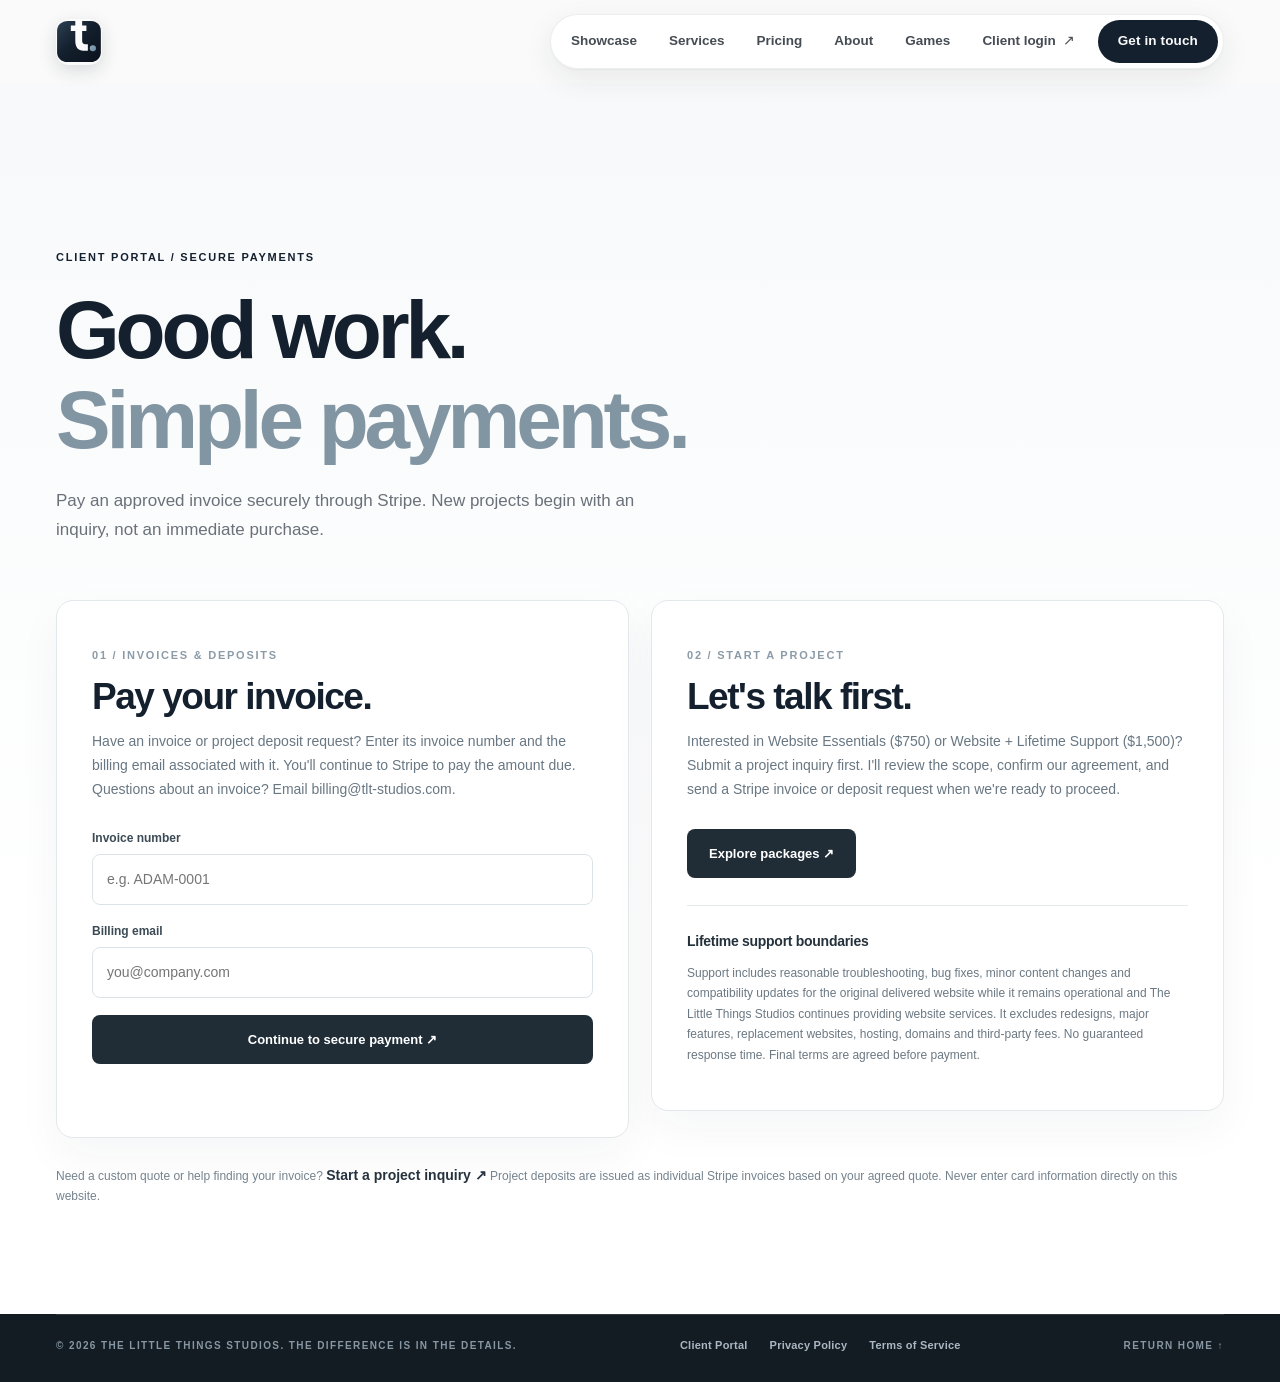
<file: payments.html>
<!doctype html>
<html lang="en">
<head>
  <meta charset="UTF-8" />
  <meta name="viewport" content="width=device-width, initial-scale=1.0" />
  <meta name="theme-color" content="#fafafa" />
  <meta name="description" content="Pay an approved invoice securely or start a website project with The Little Things Studios." />
    <link rel="canonical" href="https://tlt-studios.com/payments.html" />
  <meta property="og:type" content="website" />
  <meta property="og:site_name" content="The Little Things Studios" />
  <meta property="og:url" content="https://tlt-studios.com/payments.html" />
  <meta property="og:title" content="Client Payments | The Little Things Studios" />
  <meta property="og:description" content="Pay your approved design invoice securely or request a custom website proposal from The Little Things Studios." />
  <meta property="og:image" content="https://tlt-studios.com/social-preview.png" />
  <meta property="og:image:secure_url" content="https://tlt-studios.com/social-preview.png" />
  <meta property="og:image:type" content="image/png" />
  <meta property="og:image:width" content="1200" />
  <meta property="og:image:height" content="630" />
  <meta property="og:image:alt" content="The Little Things Studios — The difference between good and great is the little things." />
  <meta name="twitter:card" content="summary_large_image" />
  <meta name="twitter:title" content="Client Payments | The Little Things Studios" />
  <meta name="twitter:description" content="Pay your approved design invoice securely or request a custom website proposal from The Little Things Studios." />
  <meta name="twitter:image" content="https://tlt-studios.com/social-preview.png" />
  <link rel="icon" href="/favicon.svg?v=3" type="image/svg+xml" />
  <link rel="apple-touch-icon" sizes="180x180" href="/apple-touch-icon.png?v=4" />
  <link rel="stylesheet" href="/styles.css" />
  <title>Client Payments | The Little Things Studios</title>
</head>
<body>
  <a class="skip-link" href="#main">Skip to content</a>
  <header class="site-header" id="site-header">
    <div class="header-inner container">
      <a class="brand" href="/" aria-label="The Little Things Studios, home">
        <img class="brand-symbol" src="/favicon.svg?v=3" alt="" aria-hidden="true" width="43" height="43" />
        <span class="brand-copy">
          <span class="brand-name">the little things<span class="brand-name-dot">.</span></span>
          <span class="brand-descriptor">WEBSITE DESIGN</span>
        </span>
      </a>

      <nav class="nav" id="primary-navigation" aria-label="Main navigation">
        <a class="nav-link" href="/work">Showcase</a>
        <a class="nav-link" href="/#services">Services</a>
        <a class="nav-link" href="/#packages">Pricing</a>
        <a class="nav-link" href="/about.html">About</a>
        <a class="nav-link" href="/#games">Games</a>
        <a class="nav-link nav-contact" href="/contact.html">Get in touch</a>
        <a class="nav-link nav-portal" href="https://portal.tlt-studios.com/">Client login <span aria-hidden="true">↗</span></a>
      </nav>

      <button class="menu-toggle" id="menu-toggle" type="button" aria-label="Open menu" aria-expanded="false" aria-controls="primary-navigation">
        <span></span><span></span>
      </button>
    </div>
  </header>
  <div class="menu-scrim" id="menu-scrim" aria-hidden="true"></div>
  <main id="main" class="payments-page">
    <div class="container">
      <div class="payments-intro">
        <p class="eyebrow">CLIENT PORTAL / SECURE PAYMENTS</p>
        <h1>Good work.<br /><span>Simple payments.</span></h1>
        <p>Pay an approved invoice securely through Stripe. New projects begin with an inquiry, not an immediate purchase.</p>
      </div>
      <div class="payments-grid">
        <section class="payment-card" aria-labelledby="invoice-title">
          <p class="eyebrow">01 / INVOICES & DEPOSITS</p>
          <h2 id="invoice-title">Pay your invoice.</h2>
          <p>Have an invoice or project deposit request? Enter its invoice number and the billing email associated with it. You'll continue to Stripe to pay the amount due. Questions about an invoice? Email <a href="mailto:billing@tlt-studios.com">billing@tlt-studios.com</a>.</p>
          <form id="invoice-payment-form" class="payment-fields">
            <div class="payment-field"><label for="invoice-number">Invoice number</label><input id="invoice-number" name="invoiceNumber" placeholder="e.g. ADAM-0001" autocomplete="off" required maxlength="80" /></div>
            <div class="payment-field"><label for="billing-email">Billing email</label><input id="billing-email" name="email" type="email" placeholder="you@company.com" autocomplete="email" required maxlength="254" /></div>
            <button class="payment-action" type="submit">Continue to secure payment ↗</button>
            <p id="invoice-feedback" class="payment-feedback" role="status" aria-live="polite"></p>
          </form>
        </section>
        <section class="payment-card" aria-labelledby="project-title">
          <p class="eyebrow">02 / START A PROJECT</p>
          <h2 id="project-title">Let's talk first.</h2>
          <p>Interested in Website Essentials ($750) or Website + Lifetime Support ($1,500)? Submit a project inquiry first. I'll review the scope, confirm our agreement, and send a Stripe invoice or deposit request when we're ready to proceed.</p>
          <a class="payment-action payment-action-link" href="/#packages">Explore packages ↗</a>
          <div class="support-terms"><h3>Lifetime support boundaries</h3><p>Support includes reasonable troubleshooting, bug fixes, minor content changes and compatibility updates for the original delivered website while it remains operational and The Little Things Studios continues providing website services. It excludes redesigns, major features, replacement websites, hosting, domains and third-party fees. No guaranteed response time. Final terms are agreed before payment.</p></div>
        </section>
      </div>
      <p class="payment-footer-note">Need a custom quote or help finding your invoice? <a class="inline-link" href="/contact.html">Start a project inquiry ↗</a> Project deposits are issued as individual Stripe invoices based on your agreed quote. Never enter card information directly on this website.</p>
    </div>
  </main>
  <footer class="site-footer"><div class="container footer-bottom"><span>© <span id="year">2026</span> THE LITTLE THINGS STUDIOS. THE DIFFERENCE IS IN THE DETAILS.</span><nav class="footer-legal" aria-label="Legal information"><a href="/client-portal">Client Portal</a><a href="/privacy.html">Privacy Policy</a><a href="/terms.html">Terms of Service</a></nav><a href="/">RETURN HOME ↑</a></div></footer>
  <script src="/script.js" defer></script>
  <script src="/payments.js" defer></script>
<script src="/season.js" defer></script>
</body>
</html>
</file>
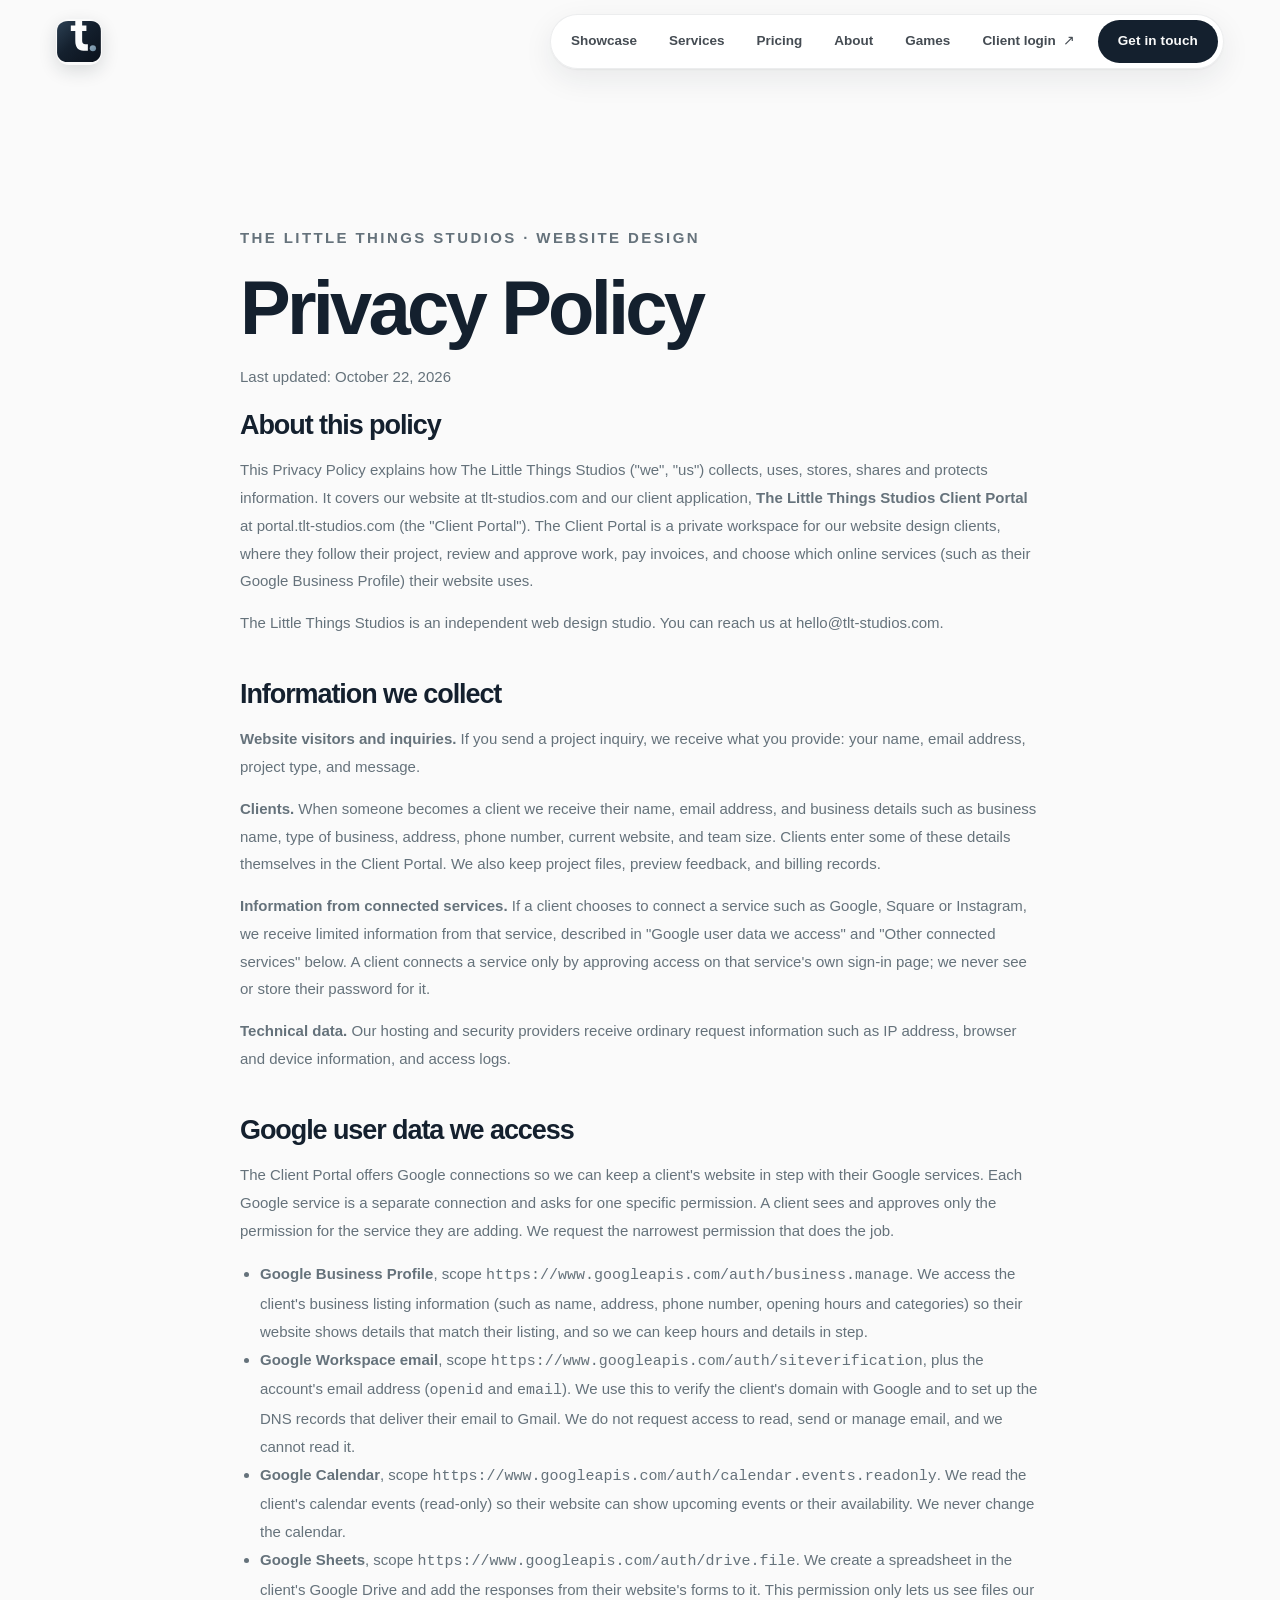
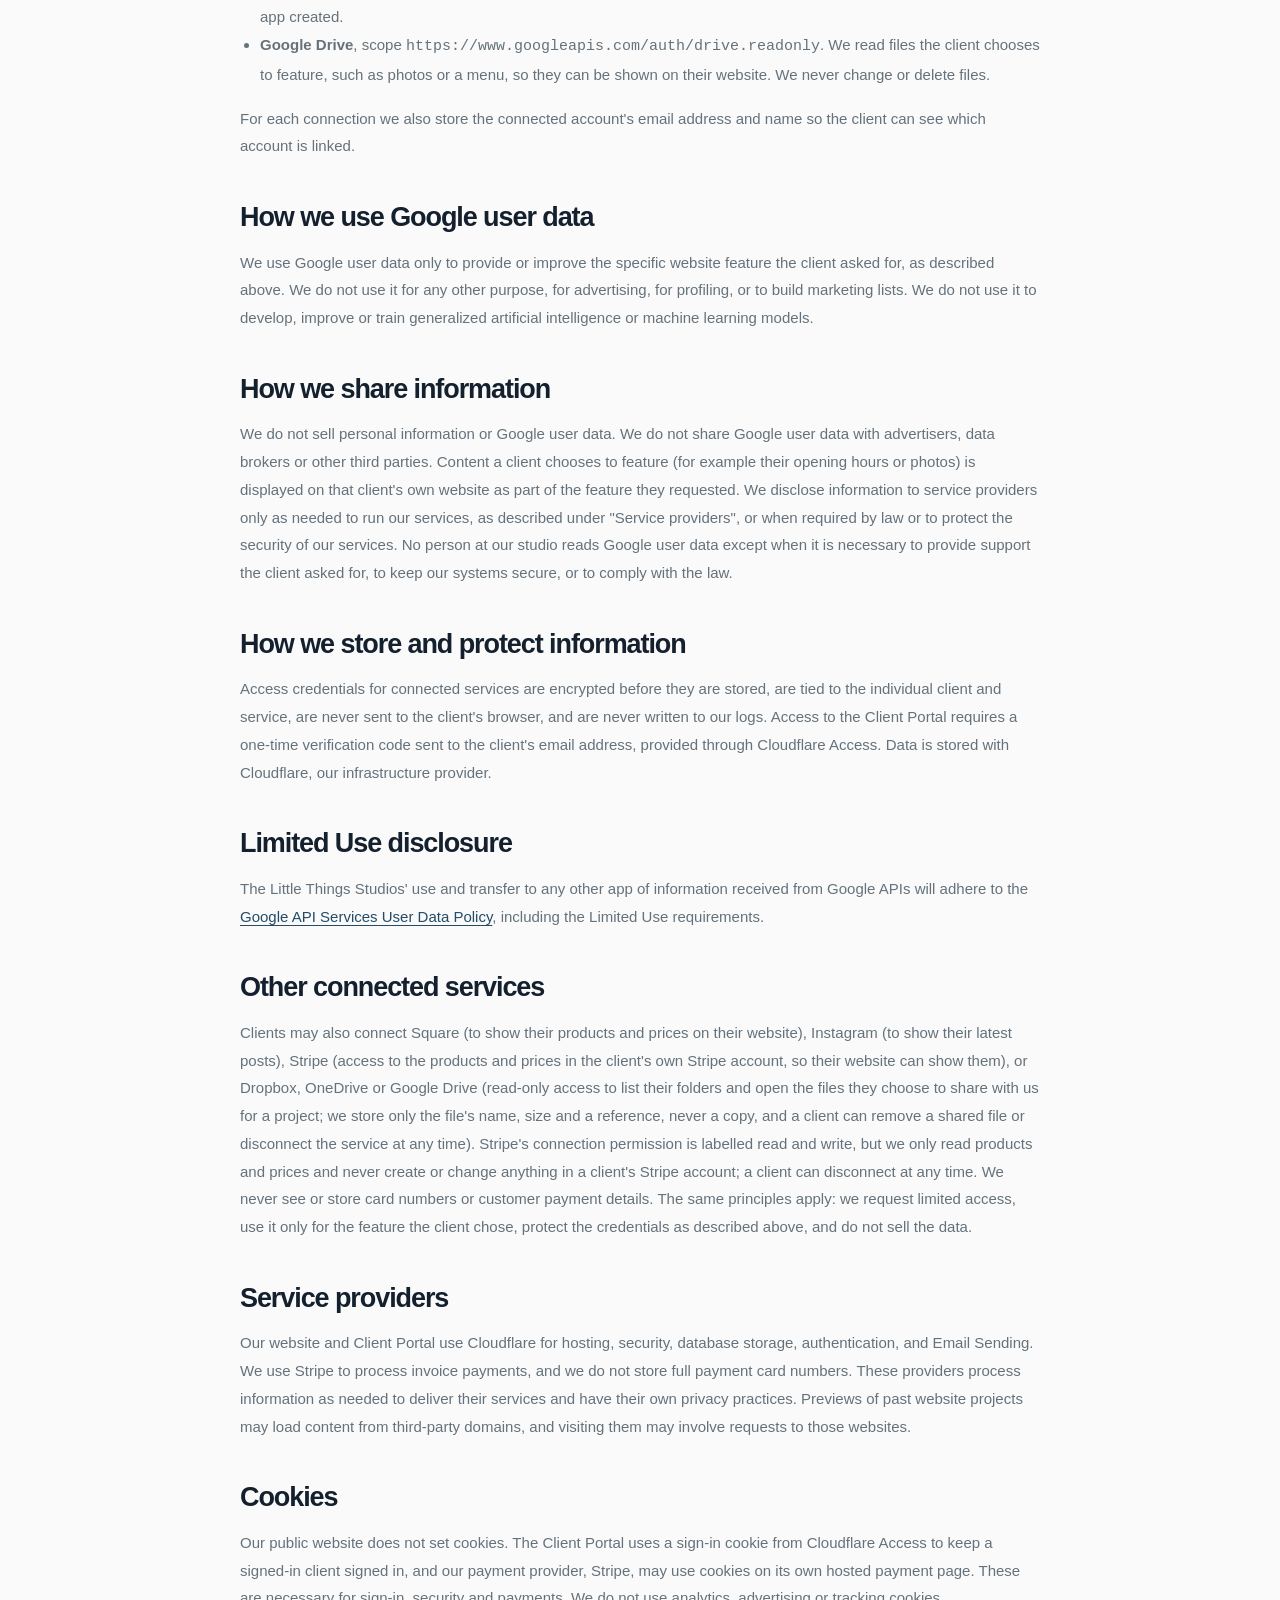
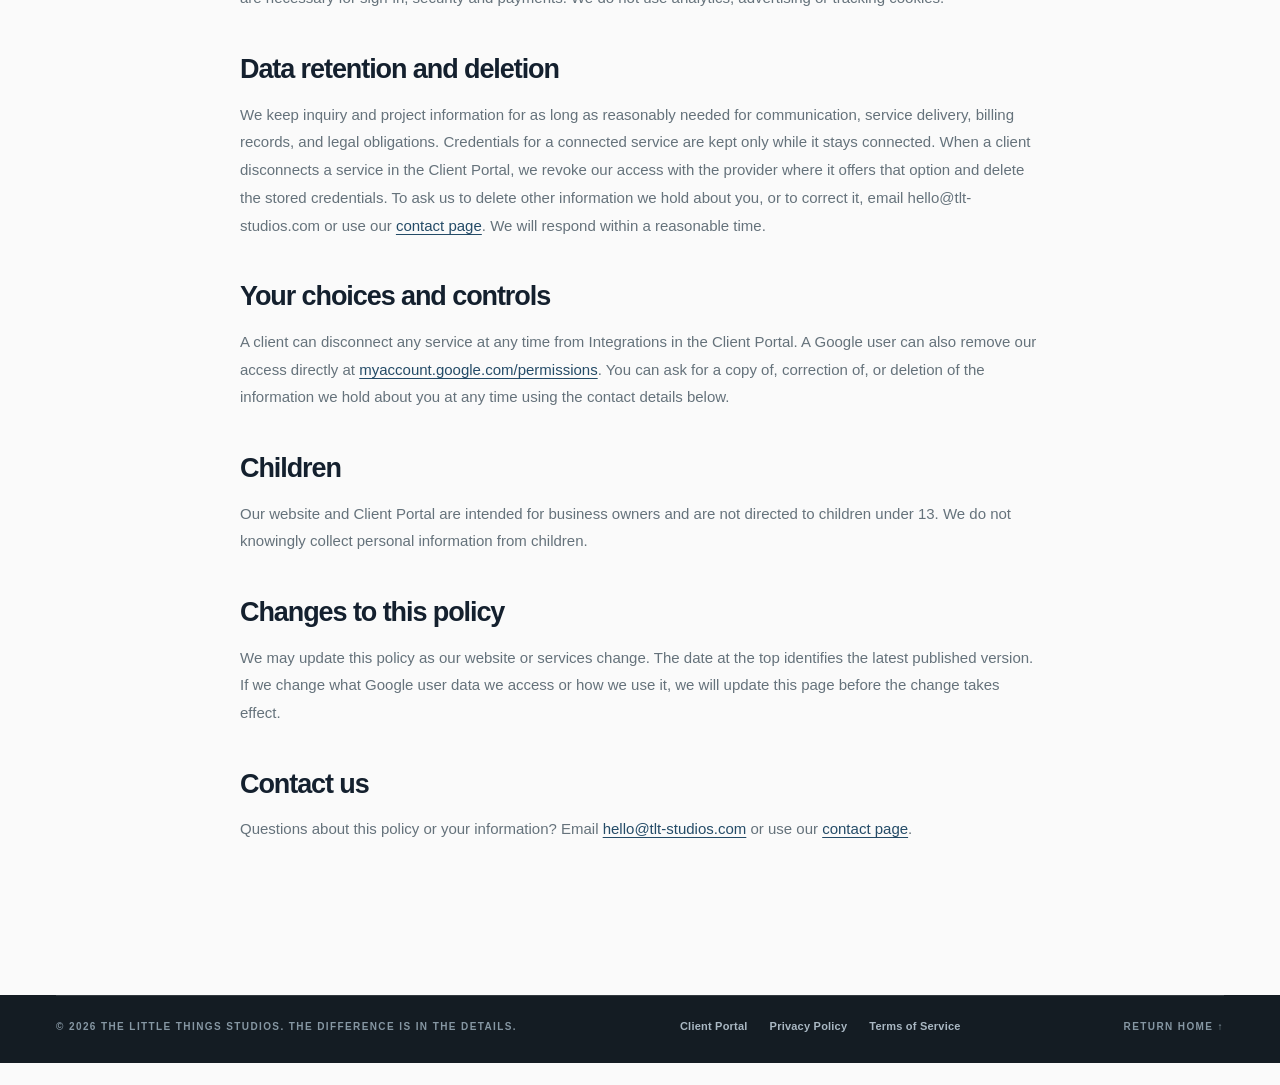
<file: privacy.html>
<!doctype html>
<html lang="en">
<head>
  <meta charset="UTF-8" />
  <meta name="viewport" content="width=device-width, initial-scale=1.0" />
  <meta name="theme-color" content="#fafafa" />
  <meta name="description" content="How The Little Things Studios handles website inquiries, client information, and third-party services." />
    <link rel="canonical" href="https://tlt-studios.com/privacy.html" />
  <meta property="og:type" content="website" />
  <meta property="og:site_name" content="The Little Things Studios" />
  <meta property="og:url" content="https://tlt-studios.com/privacy.html" />
  <meta property="og:title" content="Privacy Policy | The Little Things Studios" />
  <meta property="og:description" content="Learn how The Little Things Studios handles website inquiries, client details and privacy." />
  <meta property="og:image" content="https://tlt-studios.com/social-preview.png" />
  <meta property="og:image:secure_url" content="https://tlt-studios.com/social-preview.png" />
  <meta property="og:image:type" content="image/png" />
  <meta property="og:image:width" content="1200" />
  <meta property="og:image:height" content="630" />
  <meta property="og:image:alt" content="The Little Things Studios — The difference between good and great is the little things." />
  <meta name="twitter:card" content="summary_large_image" />
  <meta name="twitter:title" content="Privacy Policy | The Little Things Studios" />
  <meta name="twitter:description" content="Learn how The Little Things Studios handles website inquiries, client details and privacy." />
  <meta name="twitter:image" content="https://tlt-studios.com/social-preview.png" />
  <link rel="icon" href="/favicon.svg?v=3" type="image/svg+xml" />
  <link rel="apple-touch-icon" sizes="180x180" href="/apple-touch-icon.png?v=4" />
  <link rel="stylesheet" href="/styles.css" />
  <title>Privacy Policy | The Little Things Studios</title>
</head>
<body>
  <a class="skip-link" href="#main">Skip to content</a>
  <header class="site-header" id="site-header">
    <div class="header-inner container">
      <a class="brand" href="/" aria-label="The Little Things Studios, home">
        <img class="brand-symbol" src="/favicon.svg?v=3" alt="" aria-hidden="true" width="43" height="43" />
        <span class="brand-copy">
          <span class="brand-name">the little things<span class="brand-name-dot">.</span></span>
          <span class="brand-descriptor">WEBSITE DESIGN</span>
        </span>
      </a>

      <nav class="nav" id="primary-navigation" aria-label="Main navigation">
        <a class="nav-link" href="/work">Showcase</a>
        <a class="nav-link" href="/#services">Services</a>
        <a class="nav-link" href="/#packages">Pricing</a>
        <a class="nav-link" href="/about.html">About</a>
        <a class="nav-link" href="/#games">Games</a>
        <a class="nav-link nav-contact" href="/contact.html">Get in touch</a>
        <a class="nav-link nav-portal" href="https://portal.tlt-studios.com/">Client login <span aria-hidden="true">↗</span></a>
      </nav>

      <button class="menu-toggle" id="menu-toggle" type="button" aria-label="Open menu" aria-expanded="false" aria-controls="primary-navigation">
        <span></span><span></span>
      </button>
    </div>
  </header>
  <div class="menu-scrim" id="menu-scrim" aria-hidden="true"></div>
  <main id="main" class="legal-main">
    <div class="container legal-content">
      <p class="eyebrow">THE LITTLE THINGS STUDIOS · WEBSITE DESIGN</p>
      <h1>Privacy Policy</h1>
      <p class="legal-updated">Last updated: October 22, 2026</p>
      <section>
        <h2>About this policy</h2>
        <p>This Privacy Policy explains how The Little Things Studios ("we", "us") collects, uses, stores, shares and protects information. It covers our website at tlt-studios.com and our client application, <strong>The Little Things Studios Client Portal</strong> at portal.tlt-studios.com (the "Client Portal"). The Client Portal is a private workspace for our website design clients, where they follow their project, review and approve work, pay invoices, and choose which online services (such as their Google Business Profile) their website uses.</p>
        <p>The Little Things Studios is an independent web design studio. You can reach us at hello@tlt-studios.com.</p>
      </section>
      <section>
        <h2>Information we collect</h2>
        <p><strong>Website visitors and inquiries.</strong> If you send a project inquiry, we receive what you provide: your name, email address, project type, and message.</p>
        <p><strong>Clients.</strong> When someone becomes a client we receive their name, email address, and business details such as business name, type of business, address, phone number, current website, and team size. Clients enter some of these details themselves in the Client Portal. We also keep project files, preview feedback, and billing records.</p>
        <p><strong>Information from connected services.</strong> If a client chooses to connect a service such as Google, Square or Instagram, we receive limited information from that service, described in "Google user data we access" and "Other connected services" below. A client connects a service only by approving access on that service's own sign-in page; we never see or store their password for it.</p>
        <p><strong>Technical data.</strong> Our hosting and security providers receive ordinary request information such as IP address, browser and device information, and access logs.</p>
      </section>
      <section id="google-data">
        <h2>Google user data we access</h2>
        <p>The Client Portal offers Google connections so we can keep a client's website in step with their Google services. Each Google service is a separate connection and asks for one specific permission. A client sees and approves only the permission for the service they are adding. We request the narrowest permission that does the job.</p>
        <ul>
          <li><strong>Google Business Profile</strong>, scope <code>https://www.googleapis.com/auth/business.manage</code>. We access the client's business listing information (such as name, address, phone number, opening hours and categories) so their website shows details that match their listing, and so we can keep hours and details in step.</li>
          <li><strong>Google Workspace email</strong>, scope <code>https://www.googleapis.com/auth/siteverification</code>, plus the account's email address (<code>openid</code> and <code>email</code>). We use this to verify the client's domain with Google and to set up the DNS records that deliver their email to Gmail. We do not request access to read, send or manage email, and we cannot read it.</li>
          <li><strong>Google Calendar</strong>, scope <code>https://www.googleapis.com/auth/calendar.events.readonly</code>. We read the client's calendar events (read-only) so their website can show upcoming events or their availability. We never change the calendar.</li>
          <li><strong>Google Sheets</strong>, scope <code>https://www.googleapis.com/auth/drive.file</code>. We create a spreadsheet in the client's Google Drive and add the responses from their website's forms to it. This permission only lets us see files our app created.</li>
          <li><strong>Google Drive</strong>, scope <code>https://www.googleapis.com/auth/drive.readonly</code>. We read files the client chooses to feature, such as photos or a menu, so they can be shown on their website. We never change or delete files.</li>
        </ul>
        <p>For each connection we also store the connected account's email address and name so the client can see which account is linked.</p>
      </section>
      <section>
        <h2>How we use Google user data</h2>
        <p>We use Google user data only to provide or improve the specific website feature the client asked for, as described above. We do not use it for any other purpose, for advertising, for profiling, or to build marketing lists. We do not use it to develop, improve or train generalized artificial intelligence or machine learning models.</p>
      </section>
      <section>
        <h2>How we share information</h2>
        <p>We do not sell personal information or Google user data. We do not share Google user data with advertisers, data brokers or other third parties. Content a client chooses to feature (for example their opening hours or photos) is displayed on that client's own website as part of the feature they requested. We disclose information to service providers only as needed to run our services, as described under "Service providers", or when required by law or to protect the security of our services. No person at our studio reads Google user data except when it is necessary to provide support the client asked for, to keep our systems secure, or to comply with the law.</p>
      </section>
      <section>
        <h2>How we store and protect information</h2>
        <p>Access credentials for connected services are encrypted before they are stored, are tied to the individual client and service, are never sent to the client's browser, and are never written to our logs. Access to the Client Portal requires a one-time verification code sent to the client's email address, provided through Cloudflare Access. Data is stored with Cloudflare, our infrastructure provider.</p>
      </section>
      <section id="limited-use">
        <h2>Limited Use disclosure</h2>
        <p>The Little Things Studios' use and transfer to any other app of information received from Google APIs will adhere to the <a href="https://developers.google.com/terms/api-services-user-data-policy#limited-use" rel="noopener">Google API Services User Data Policy</a>, including the Limited Use requirements.</p>
      </section>
      <section>
        <h2>Other connected services</h2>
        <p>Clients may also connect Square (to show their products and prices on their website), Instagram (to show their latest posts), Stripe (access to the products and prices in the client's own Stripe account, so their website can show them), or Dropbox, OneDrive or Google Drive (read-only access to list their folders and open the files they choose to share with us for a project; we store only the file's name, size and a reference, never a copy, and a client can remove a shared file or disconnect the service at any time). Stripe's connection permission is labelled read and write, but we only read products and prices and never create or change anything in a client's Stripe account; a client can disconnect at any time. We never see or store card numbers or customer payment details. The same principles apply: we request limited access, use it only for the feature the client chose, protect the credentials as described above, and do not sell the data.</p>
      </section>
      <section>
        <h2>Service providers</h2>
        <p>Our website and Client Portal use Cloudflare for hosting, security, database storage, authentication, and Email Sending. We use Stripe to process invoice payments, and we do not store full payment card numbers. These providers process information as needed to deliver their services and have their own privacy practices. Previews of past website projects may load content from third-party domains, and visiting them may involve requests to those websites.</p>
      </section>
      <section>
        <h2>Cookies</h2>
        <p>Our public website does not set cookies. The Client Portal uses a sign-in cookie from Cloudflare Access to keep a signed-in client signed in, and our payment provider, Stripe, may use cookies on its own hosted payment page. These are necessary for sign-in, security and payments. We do not use analytics, advertising or tracking cookies.</p>
      </section>
      <section>
        <h2>Data retention and deletion</h2>
        <p>We keep inquiry and project information for as long as reasonably needed for communication, service delivery, billing records, and legal obligations. Credentials for a connected service are kept only while it stays connected. When a client disconnects a service in the Client Portal, we revoke our access with the provider where it offers that option and delete the stored credentials. To ask us to delete other information we hold about you, or to correct it, email hello@tlt-studios.com or use our <a href="/contact.html">contact page</a>. We will respond within a reasonable time.</p>
      </section>
      <section>
        <h2>Your choices and controls</h2>
        <p>A client can disconnect any service at any time from Integrations in the Client Portal. A Google user can also remove our access directly at <a href="https://myaccount.google.com/permissions" rel="noopener">myaccount.google.com/permissions</a>. You can ask for a copy of, correction of, or deletion of the information we hold about you at any time using the contact details below.</p>
      </section>
      <section>
        <h2>Children</h2>
        <p>Our website and Client Portal are intended for business owners and are not directed to children under 13. We do not knowingly collect personal information from children.</p>
      </section>
      <section>
        <h2>Changes to this policy</h2>
        <p>We may update this policy as our website or services change. The date at the top identifies the latest published version. If we change what Google user data we access or how we use it, we will update this page before the change takes effect.</p>
      </section>
      <section>
        <h2>Contact us</h2>
        <p>Questions about this policy or your information? Email <a href="mailto:hello@tlt-studios.com">hello@tlt-studios.com</a> or use our <a href="/contact.html">contact page</a>.</p>
      </section>
    </div>
  </main>
  <footer class="site-footer">
  <div class="container footer-bottom">
    <span>© <span id="year">2026</span> THE LITTLE THINGS STUDIOS. THE DIFFERENCE IS IN THE DETAILS.</span>
    <nav class="footer-legal" aria-label="Legal information"><a href="/client-portal">Client Portal</a><a href="/privacy.html">Privacy Policy</a><a href="/terms.html">Terms of Service</a></nav>
    <a href="/">RETURN HOME ↑</a>
  </div>
</footer>
  <script src="/script.js" defer></script>
<script src="/season.js" defer></script>
</body>
</html>
</file>
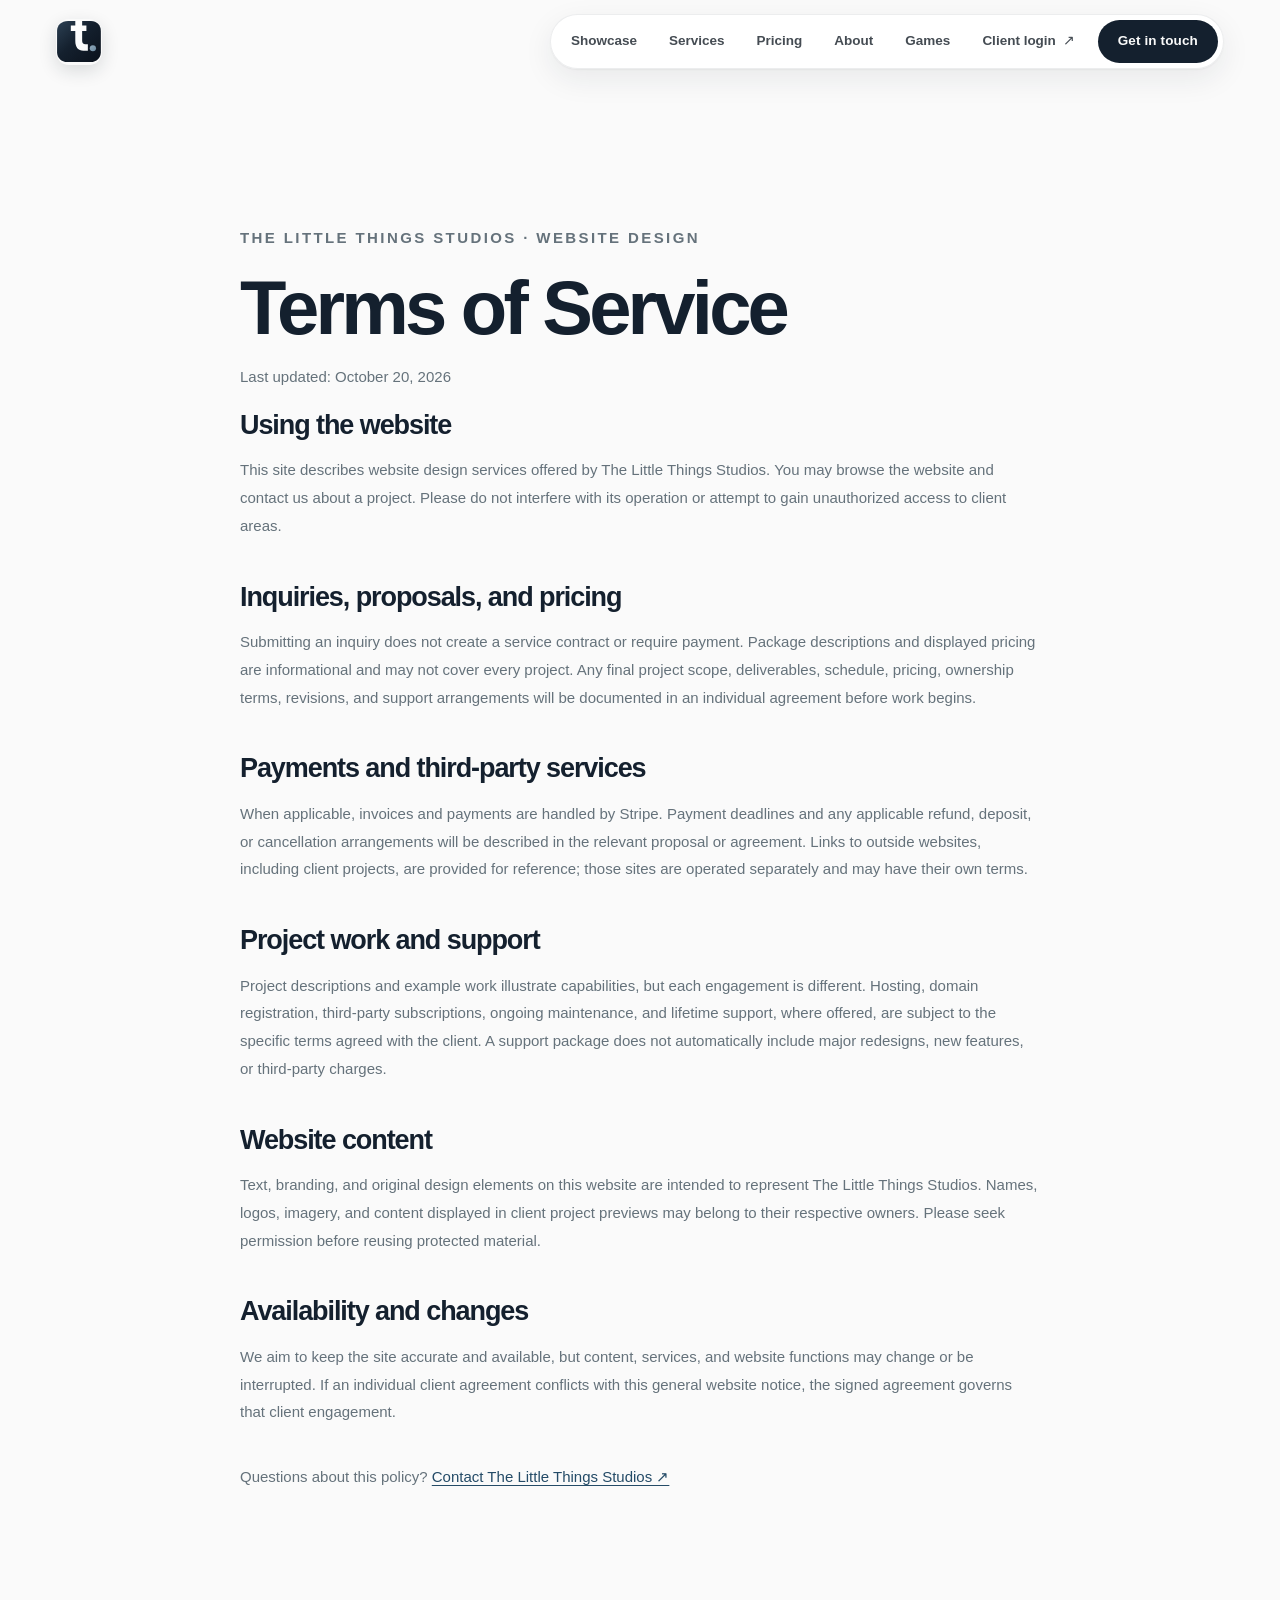
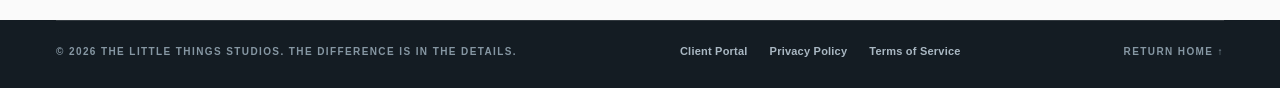
<file: terms.html>
<!doctype html>
<html lang="en">
<head>
  <meta charset="UTF-8" />
  <meta name="viewport" content="width=device-width, initial-scale=1.0" />
  <meta name="theme-color" content="#fafafa" />
  <meta name="description" content="General website use, project inquiries, and service terms for The Little Things Studios." />
    <link rel="canonical" href="https://tlt-studios.com/terms.html" />
  <meta property="og:type" content="website" />
  <meta property="og:site_name" content="The Little Things Studios" />
  <meta property="og:url" content="https://tlt-studios.com/terms.html" />
  <meta property="og:title" content="Terms of Service | The Little Things Studios" />
  <meta property="og:description" content="General website use, inquiries and service terms for The Little Things Studios." />
  <meta property="og:image" content="https://tlt-studios.com/social-preview.png" />
  <meta property="og:image:secure_url" content="https://tlt-studios.com/social-preview.png" />
  <meta property="og:image:type" content="image/png" />
  <meta property="og:image:width" content="1200" />
  <meta property="og:image:height" content="630" />
  <meta property="og:image:alt" content="The Little Things Studios — The difference between good and great is the little things." />
  <meta name="twitter:card" content="summary_large_image" />
  <meta name="twitter:title" content="Terms of Service | The Little Things Studios" />
  <meta name="twitter:description" content="General website use, inquiries and service terms for The Little Things Studios." />
  <meta name="twitter:image" content="https://tlt-studios.com/social-preview.png" />
  <link rel="icon" href="/favicon.svg?v=3" type="image/svg+xml" />
  <link rel="apple-touch-icon" sizes="180x180" href="/apple-touch-icon.png?v=4" />
  <link rel="stylesheet" href="/styles.css" />
  <title>Terms of Service | The Little Things Studios</title>
</head>
<body>
  <a class="skip-link" href="#main">Skip to content</a>
  <header class="site-header" id="site-header">
    <div class="header-inner container">
      <a class="brand" href="/" aria-label="The Little Things Studios, home">
        <img class="brand-symbol" src="/favicon.svg?v=3" alt="" aria-hidden="true" width="43" height="43" />
        <span class="brand-copy">
          <span class="brand-name">the little things<span class="brand-name-dot">.</span></span>
          <span class="brand-descriptor">WEBSITE DESIGN</span>
        </span>
      </a>

      <nav class="nav" id="primary-navigation" aria-label="Main navigation">
        <a class="nav-link" href="/work">Showcase</a>
        <a class="nav-link" href="/#services">Services</a>
        <a class="nav-link" href="/#packages">Pricing</a>
        <a class="nav-link" href="/about.html">About</a>
        <a class="nav-link" href="/#games">Games</a>
        <a class="nav-link nav-contact" href="/contact.html">Get in touch</a>
        <a class="nav-link nav-portal" href="https://portal.tlt-studios.com/">Client login <span aria-hidden="true">↗</span></a>
      </nav>

      <button class="menu-toggle" id="menu-toggle" type="button" aria-label="Open menu" aria-expanded="false" aria-controls="primary-navigation">
        <span></span><span></span>
      </button>
    </div>
  </header>
  <div class="menu-scrim" id="menu-scrim" aria-hidden="true"></div>
  <main id="main" class="legal-main">
    <div class="container legal-content">
      <p class="eyebrow">THE LITTLE THINGS STUDIOS · WEBSITE DESIGN</p>
      <h1>Terms of Service</h1>
      <p class="legal-updated">Last updated: October 20, 2026</p>
      <section>
        <h2>Using the website</h2>
        <p>This site describes website design services offered by The Little Things Studios. You may browse the website and contact us about a project. Please do not interfere with its operation or attempt to gain unauthorized access to client areas.</p>
      </section>
      <section>
        <h2>Inquiries, proposals, and pricing</h2>
        <p>Submitting an inquiry does not create a service contract or require payment. Package descriptions and displayed pricing are informational and may not cover every project. Any final project scope, deliverables, schedule, pricing, ownership terms, revisions, and support arrangements will be documented in an individual agreement before work begins.</p>
      </section>
      <section>
        <h2>Payments and third-party services</h2>
        <p>When applicable, invoices and payments are handled by Stripe. Payment deadlines and any applicable refund, deposit, or cancellation arrangements will be described in the relevant proposal or agreement. Links to outside websites, including client projects, are provided for reference; those sites are operated separately and may have their own terms.</p>
      </section>
      <section>
        <h2>Project work and support</h2>
        <p>Project descriptions and example work illustrate capabilities, but each engagement is different. Hosting, domain registration, third-party subscriptions, ongoing maintenance, and lifetime support, where offered, are subject to the specific terms agreed with the client. A support package does not automatically include major redesigns, new features, or third-party charges.</p>
      </section>
      <section>
        <h2>Website content</h2>
        <p>Text, branding, and original design elements on this website are intended to represent The Little Things Studios. Names, logos, imagery, and content displayed in client project previews may belong to their respective owners. Please seek permission before reusing protected material.</p>
      </section>
      <section>
        <h2>Availability and changes</h2>
        <p>We aim to keep the site accurate and available, but content, services, and website functions may change or be interrupted. If an individual client agreement conflicts with this general website notice, the signed agreement governs that client engagement.</p>
      </section>
      <p>Questions about this policy? <a href="/contact.html">Contact The Little Things Studios ↗</a></p>
    </div>
  </main>
  <footer class="site-footer">
  <div class="container footer-bottom">
    <span>© <span id="year">2026</span> THE LITTLE THINGS STUDIOS. THE DIFFERENCE IS IN THE DETAILS.</span>
    <nav class="footer-legal" aria-label="Legal information"><a href="/client-portal">Client Portal</a><a href="/privacy.html">Privacy Policy</a><a href="/terms.html">Terms of Service</a></nav>
    <a href="/">RETURN HOME ↑</a>
  </div>
</footer>
  <script src="/script.js" defer></script>
<script src="/season.js" defer></script>
</body>
</html>
</file>
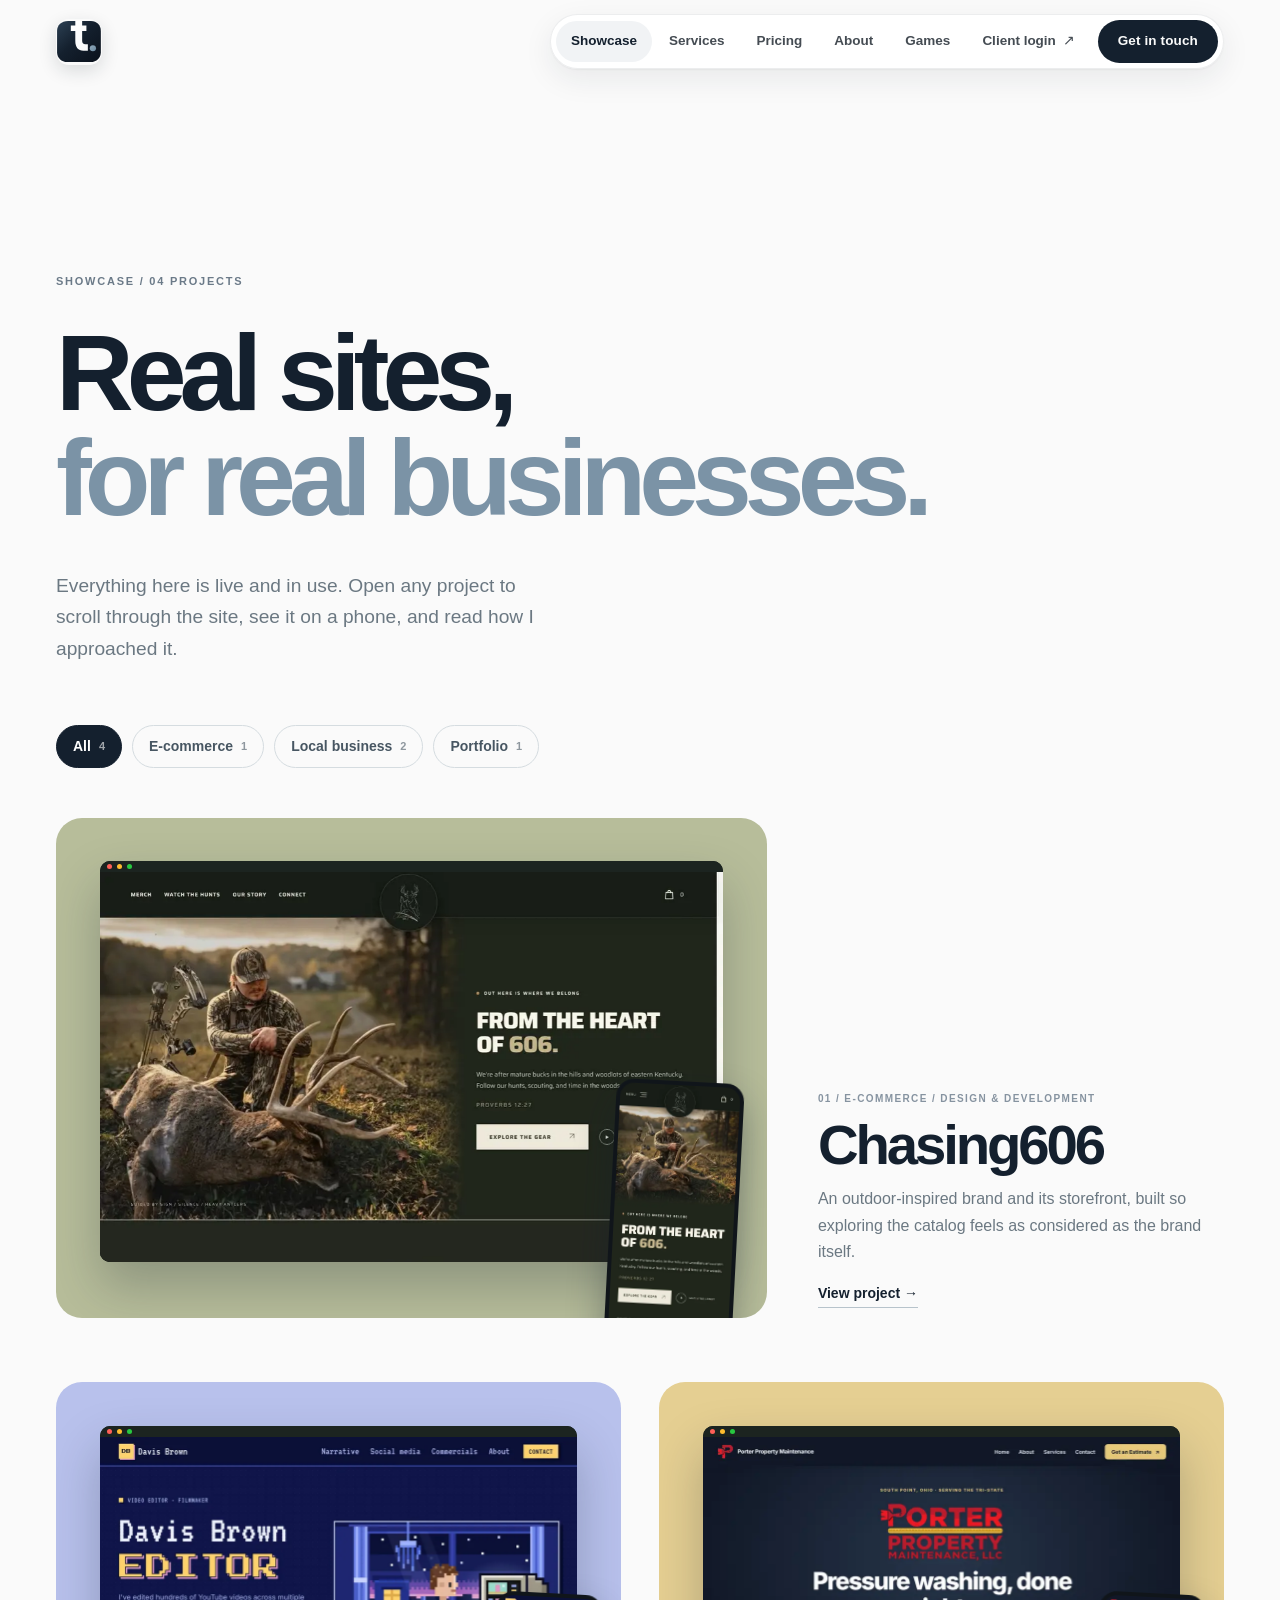
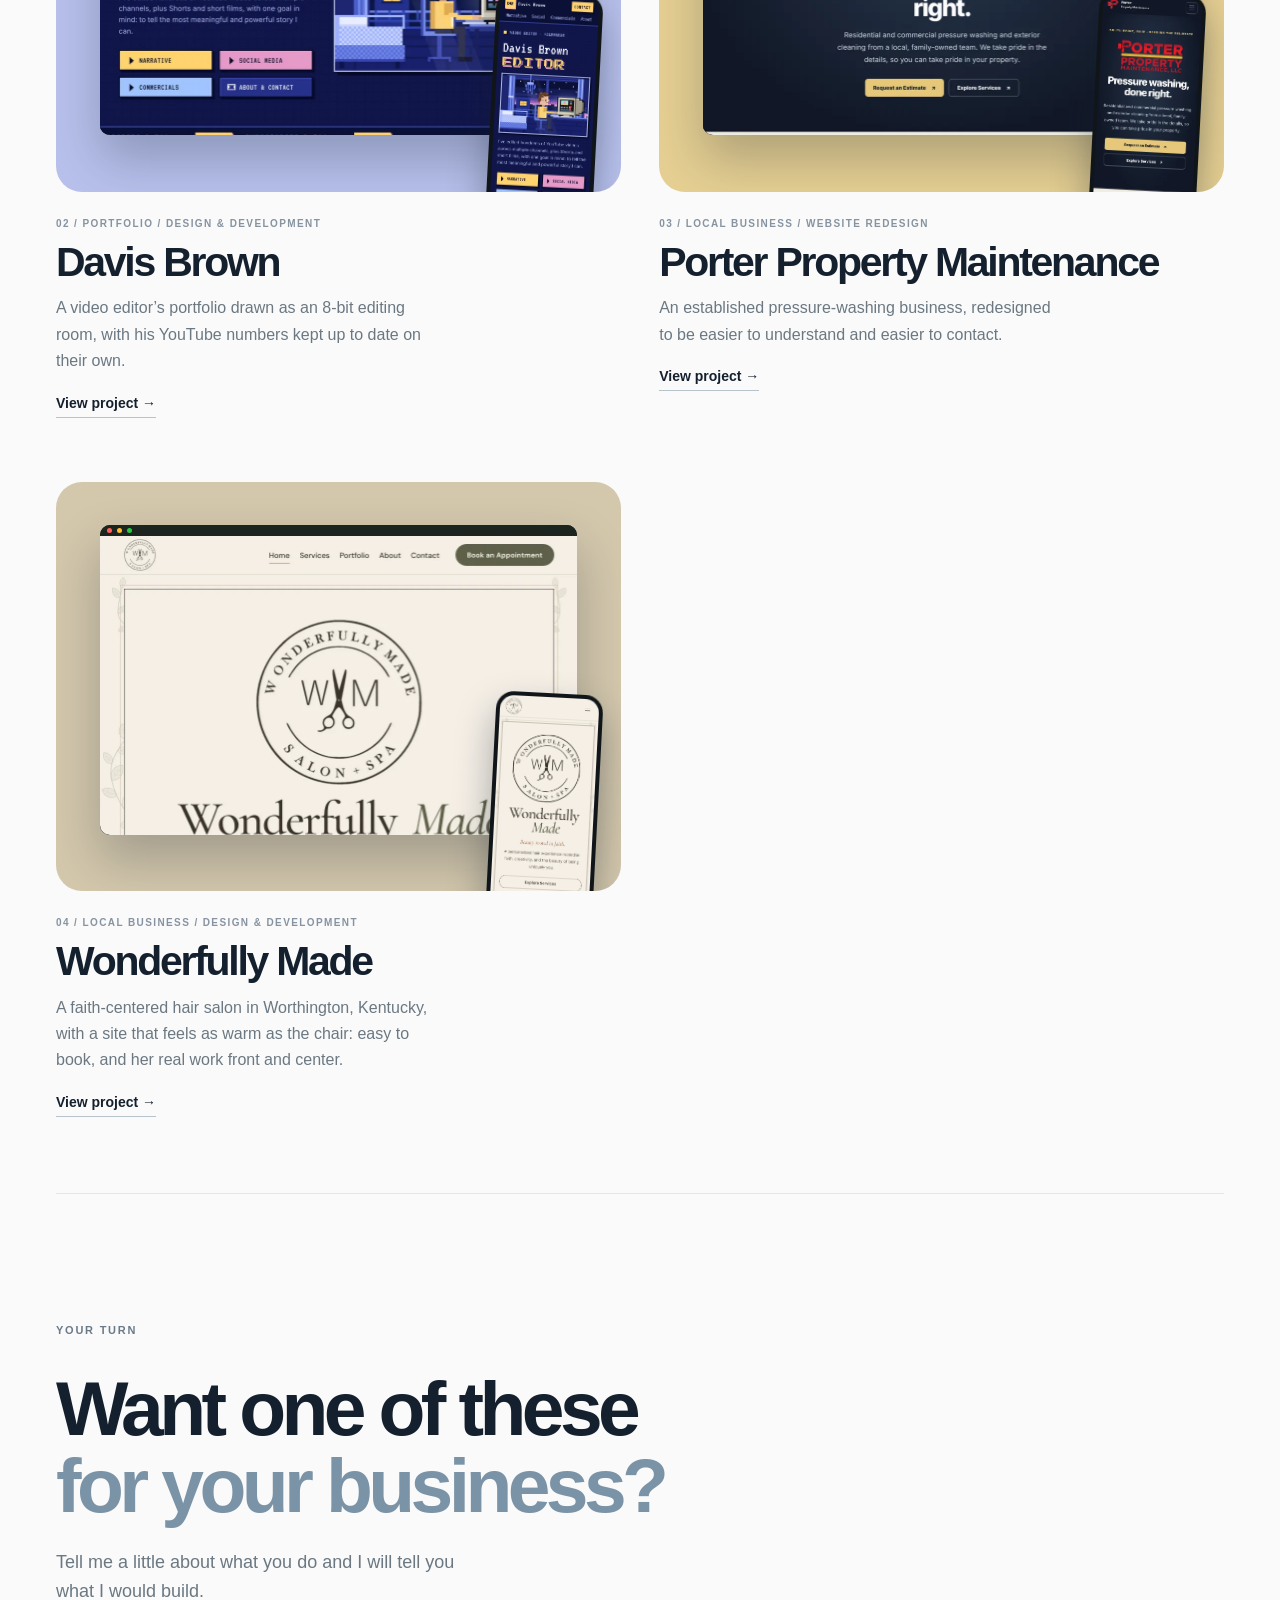
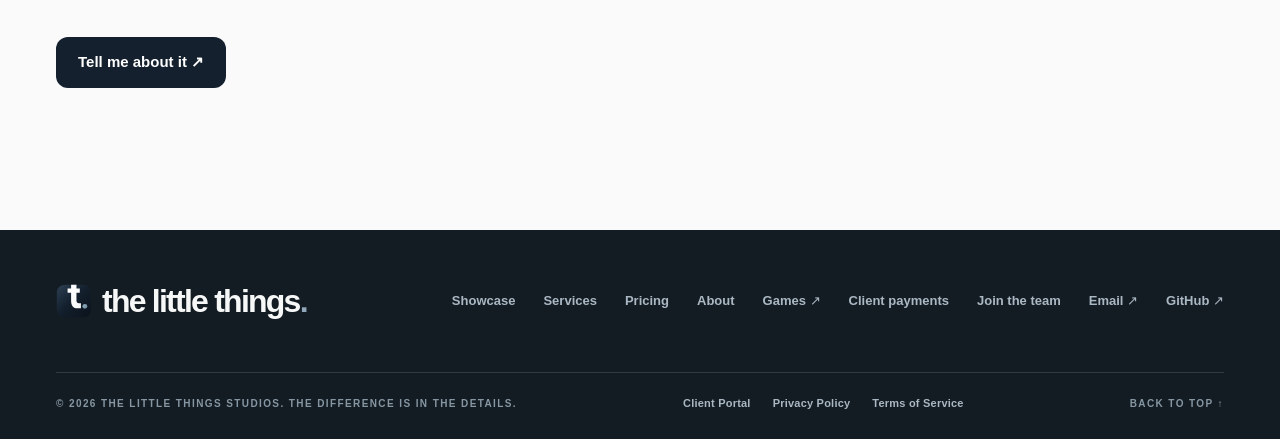
<file: work.html>
<!doctype html>
<html lang="en">
<head>
  <meta charset="UTF-8" />
  <meta name="viewport" content="width=device-width, initial-scale=1.0" />
  <meta name="theme-color" content="#fafafa" />
  <title>Showcase | The Little Things Studios</title>
  <meta name="description" content="Live websites for real businesses, built by Adam Adkins at The Little Things Studios. Scroll through each one, see it on a phone, then visit it." />
  <link rel="canonical" href="https://tlt-studios.com/work" />
  <meta property="og:type" content="website" />
  <meta property="og:site_name" content="The Little Things Studios" />
  <meta property="og:url" content="https://tlt-studios.com/work" />
  <meta property="og:title" content="Showcase | The Little Things Studios" />
  <meta property="og:description" content="Live websites for real businesses, built by Adam Adkins at The Little Things Studios. Scroll through each one, see it on a phone, then visit it." />
  <meta property="og:image" content="https://tlt-studios.com/social-preview.png?v=5" />
  <meta property="og:image:alt" content="The Little Things Studios" />
  <meta name="twitter:card" content="summary_large_image" />
  <meta name="twitter:title" content="Showcase | The Little Things Studios" />
  <meta name="twitter:description" content="Live websites for real businesses, built by Adam Adkins at The Little Things Studios. Scroll through each one, see it on a phone, then visit it." />
  <meta name="twitter:image" content="https://tlt-studios.com/social-preview.png?v=5" />
  <link rel="icon" href="/favicon.svg?v=3" type="image/svg+xml" />
  <link rel="apple-touch-icon" sizes="180x180" href="/apple-touch-icon.png?v=4" />
  <link rel="stylesheet" href="/styles.css" />
  <link rel="stylesheet" href="/work.css" />
  <script src="/script.js" defer></script>
  <script src="/work.js" defer></script>
</head>
<body>
  <a class="skip-link" href="#main">Skip to content</a>
  <header class="site-header" id="site-header">
    <div class="header-inner container">
      <a class="brand" href="/" aria-label="The Little Things Studios, home">
        <img class="brand-symbol" src="/favicon.svg?v=3" alt="" aria-hidden="true" width="43" height="43" />
        <span class="brand-copy">
          <span class="brand-name">the little things<span class="brand-name-dot">.</span></span>
          <span class="brand-descriptor">WEBSITE DESIGN</span>
        </span>
      </a>

      <nav class="nav" id="primary-navigation" aria-label="Main navigation">
        <a class="nav-link" href="/work" aria-current="page">Showcase</a>
        <a class="nav-link" href="/#services">Services</a>
        <a class="nav-link" href="/#packages">Pricing</a>
        <a class="nav-link" href="/about.html">About</a>
        <a class="nav-link" href="/#games">Games</a>
        <a class="nav-link nav-contact" href="/contact.html">Get in touch</a>
        <a class="nav-link nav-portal" href="https://portal.tlt-studios.com/">Client login <span aria-hidden="true">↗</span></a>
      </nav>

      <button class="menu-toggle" id="menu-toggle" type="button" aria-label="Open menu" aria-expanded="false" aria-controls="primary-navigation">
        <span></span><span></span>
      </button>
    </div>
  </header>
  <div class="menu-scrim" id="menu-scrim" aria-hidden="true"></div>


  <main id="main" class="work-page">
    <section class="wk-hero container" aria-labelledby="wk-title">
      <p class="eyebrow section-kicker">SHOWCASE / 04 PROJECTS</p>
      <h1 id="wk-title">Real sites,<br /><span class="text-secondary">for real businesses.</span></h1>
      <p class="wk-intro">Everything here is live and in use. Open any project to scroll through the site, see it on a phone, and read how I approached it.</p>
      <div class="wk-filters" role="group" aria-label="Filter projects">
        <button type="button" class="wk-chip is-on" data-filter="all" aria-pressed="true">All <span>4</span></button>
        <button type="button" class="wk-chip" data-filter="ecommerce" aria-pressed="false">E-commerce <span>1</span></button>
        <button type="button" class="wk-chip" data-filter="local" aria-pressed="false">Local business <span>2</span></button>
        <button type="button" class="wk-chip" data-filter="portfolio" aria-pressed="false">Portfolio <span>1</span></button>
      </div>
    </section>
    <section class="wk-showcase container" aria-label="Projects">
      <div class="wk-grid-cards">
        <a class="wk-card wk-card--feature" href="/work/chasing606.html" data-cat="ecommerce" style="--panel:#b7bd9a">
          <div class="wk-card-stage">
            <div class="wk-card-browser"><span class="wk-bar" aria-hidden="true"><i></i><i></i><i></i></span><div class="wk-view"><img class="wk-tall" src="/images/work/page/chasing606-tall.webp" width="960" height="1526" decoding="async" alt="The Chasing606 website scrolling from the hero, to the latest hunt video, to the footer"></div></div>
            <div class="wk-card-phone"><img src="/images/work/page/chasing606-m-1.webp" width="390" height="844" loading="lazy" decoding="async" alt="The Chasing606 home page on a phone: a bowhunter beside a buck and the headline “From the heart of 606.”"></div>
          </div>
          <div class="wk-card-copy">
            <p class="project-meta">01 / E-COMMERCE / DESIGN &amp; DEVELOPMENT</p>
            <h2>Chasing606</h2>
            <p>An outdoor-inspired brand and its storefront, built so exploring the catalog feels as considered as the brand itself.</p>
            <span class="wk-card-go">View project <span aria-hidden="true">→</span></span>
          </div>
        </a>
        <a class="wk-card" href="/work/davis-brown.html" data-cat="portfolio" style="--panel:#b8c1ec">
          <div class="wk-card-stage">
            <div class="wk-card-browser"><span class="wk-bar" aria-hidden="true"><i></i><i></i><i></i></span><div class="wk-view"><img class="wk-tall" src="/images/work/page/davis-brown-tall.webp" width="960" height="2048" loading="lazy" decoding="async" alt="The Davis Brown website scrolling from the 8-bit editing room and his YouTube numbers, to his About page and contact card"></div></div>
            <div class="wk-card-phone"><img src="/images/work/page/davis-brown-m-1.webp" width="390" height="844" loading="lazy" decoding="async" alt="The Davis Brown home page on a phone: his name, “Editor,” and the 8-bit editing room"></div>
          </div>
          <div class="wk-card-copy">
            <p class="project-meta">02 / PORTFOLIO / DESIGN &amp; DEVELOPMENT</p>
            <h2>Davis Brown</h2>
            <p>A video editor’s portfolio drawn as an 8-bit editing room, with his YouTube numbers kept up to date on their own.</p>
            <span class="wk-card-go">View project <span aria-hidden="true">→</span></span>
          </div>
        </a>
        <a class="wk-card" href="/work/porter.html" data-cat="local" style="--panel:#e5cf92">
          <div class="wk-card-stage">
            <div class="wk-card-browser"><span class="wk-bar" aria-hidden="true"><i></i><i></i><i></i></span><div class="wk-view"><img class="wk-tall" src="/images/work/page/porter-tall.webp" width="960" height="2524" loading="lazy" decoding="async" alt="The Porter Property Maintenance website scrolling from the hero, to the about section, to the services"></div></div>
            <div class="wk-card-phone"><img src="/images/work/page/porter-m-1.webp" width="390" height="844" loading="lazy" decoding="async" alt="The Porter Property Maintenance home page on a phone"></div>
          </div>
          <div class="wk-card-copy">
            <p class="project-meta">03 / LOCAL BUSINESS / WEBSITE REDESIGN</p>
            <h2>Porter Property Maintenance</h2>
            <p>An established pressure-washing business, redesigned to be easier to understand and easier to contact.</p>
            <span class="wk-card-go">View project <span aria-hidden="true">→</span></span>
          </div>
        </a>
        <a class="wk-card" href="/work/wonderfully-made.html" data-cat="local" style="--panel:#d3c7ac">
          <div class="wk-card-stage">
            <div class="wk-card-browser"><span class="wk-bar" aria-hidden="true"><i></i><i></i><i></i></span><div class="wk-view"><img class="wk-tall" src="/images/work/page/wonderfully-made-tall.webp" width="960" height="4594" loading="lazy" decoding="async" alt="The Wonderfully Made website scrolling from the hero, to the services, to a Facebook post and the family story"></div></div>
            <div class="wk-card-phone"><img src="/images/work/page/wonderfully-made-m-1.webp" width="390" height="844" loading="lazy" decoding="async" alt="The Wonderfully Made home page on a phone, with the salon's badge logo and title"></div>
          </div>
          <div class="wk-card-copy">
            <p class="project-meta">04 / LOCAL BUSINESS / DESIGN &amp; DEVELOPMENT</p>
            <h2>Wonderfully Made</h2>
            <p>A faith-centered hair salon in Worthington, Kentucky, with a site that feels as warm as the chair: easy to book, and her real work front and center.</p>
            <span class="wk-card-go">View project <span aria-hidden="true">→</span></span>
          </div>
        </a>
      </div>
    </section>
    <section class="wk-end container reveal" aria-labelledby="wk-end-title">
      <p class="eyebrow section-kicker">YOUR TURN</p>
      <h2 id="wk-end-title">Want one of these<br /><span class="text-secondary">for your business?</span></h2>
      <p>Tell me a little about what you do and I will tell you what I would build.</p>
      <a class="wk-visit" href="/contact.html">Tell me about it <span aria-hidden="true">↗</span></a>
    </section>
  </main>

  <footer class="site-footer">
    <div class="container footer-main"><a href="#main" class="footer-brand"><img class="footer-brand-icon" src="/favicon.svg?v=3" alt="" aria-hidden="true" width="36" height="36" /><span class="footer-brand-name">the little things<span>.</span></span></a><div class="footer-links"><a href="/work">Showcase</a><a href="/#services">Services</a><a href="/#packages">Pricing</a><a href="/about.html">About</a><a href="https://games.tlt-studios.com/">Games ↗</a><a href="/payments.html">Client payments</a><a href="/careers.html">Join the team</a><a href="mailto:hello@tlt-studios.com">Email ↗</a><a href="https://github.com/adamadkins" target="_blank" rel="noopener noreferrer">GitHub ↗</a></div></div>
    <div class="container footer-bottom"><span>© <span id="year">2026</span> THE LITTLE THINGS STUDIOS. THE DIFFERENCE IS IN THE DETAILS.</span><nav class="footer-legal" aria-label="Legal information"><a href="/client-portal">Client Portal</a><a href="/privacy.html">Privacy Policy</a><a href="/terms.html">Terms of Service</a></nav><a href="#main">BACK TO TOP ↑</a></div>
  </footer>

<script src="/season.js" defer></script>
</body>
</html>
</file>
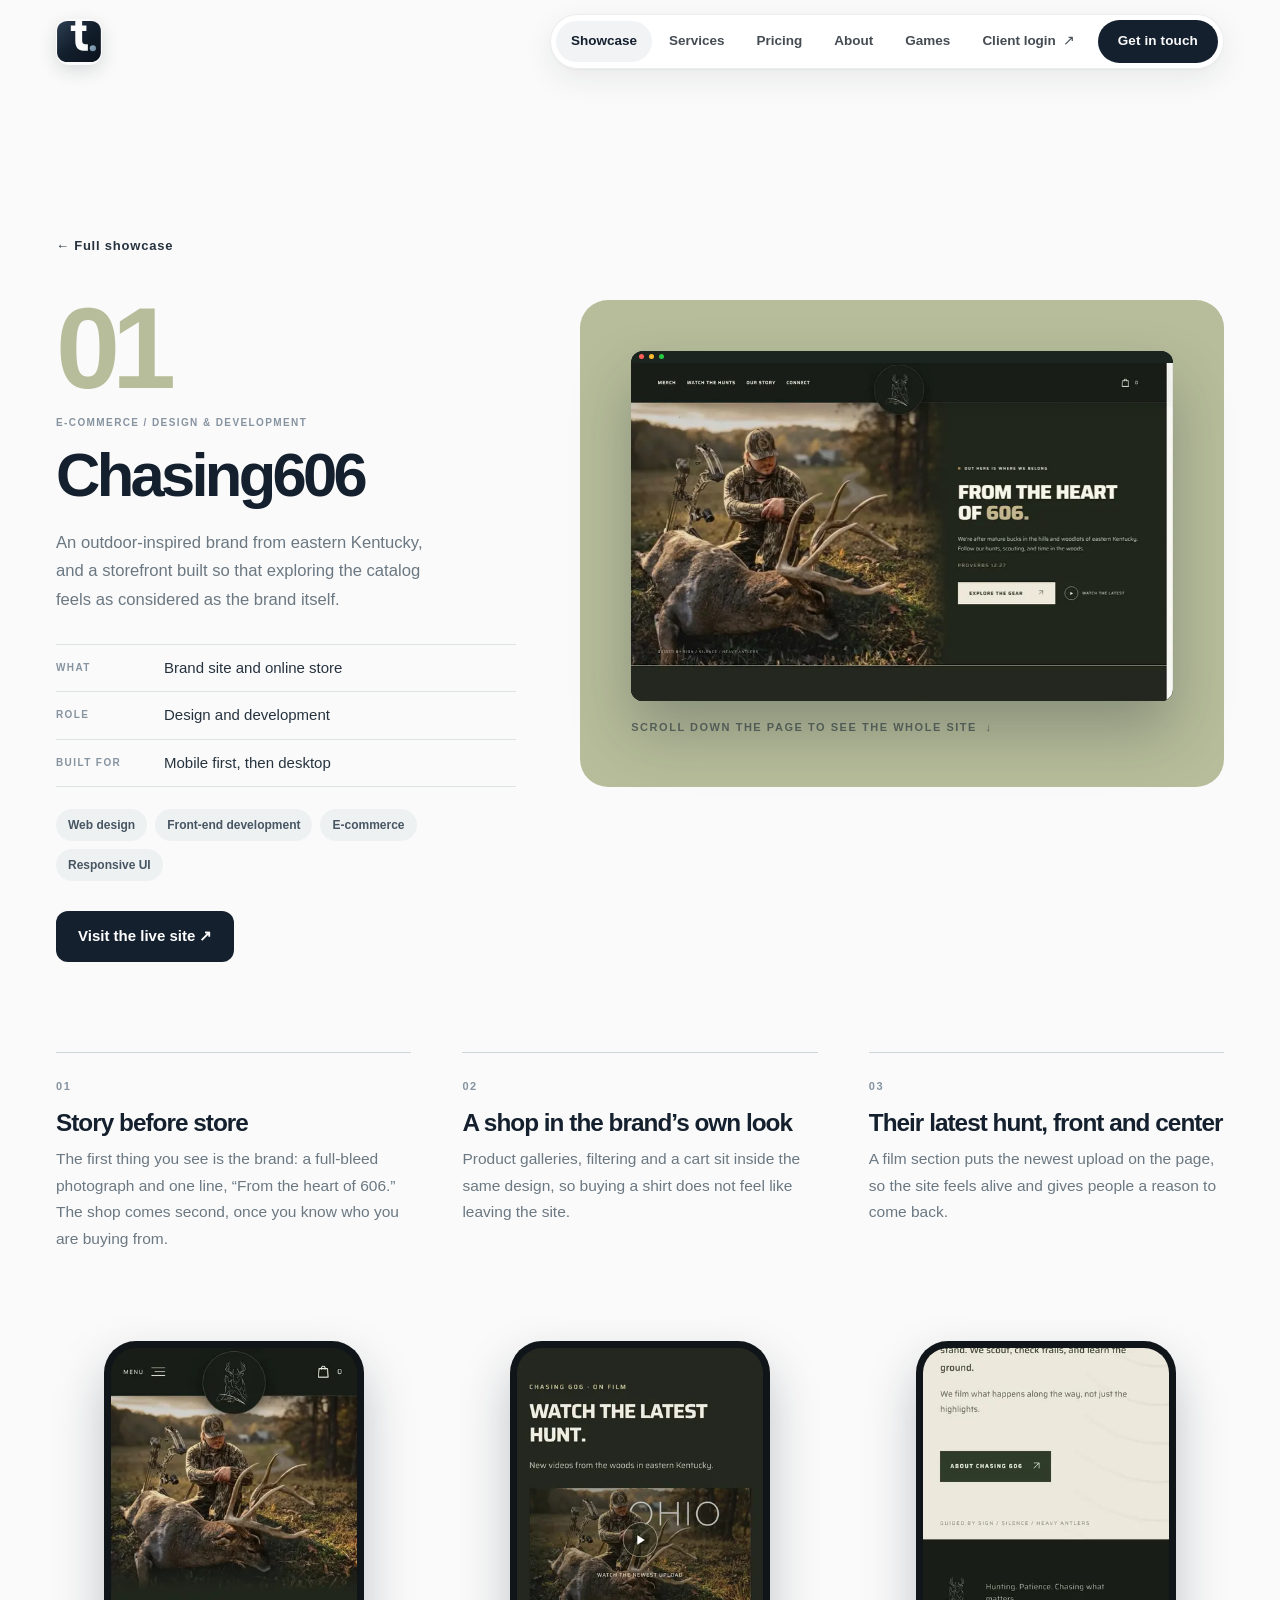
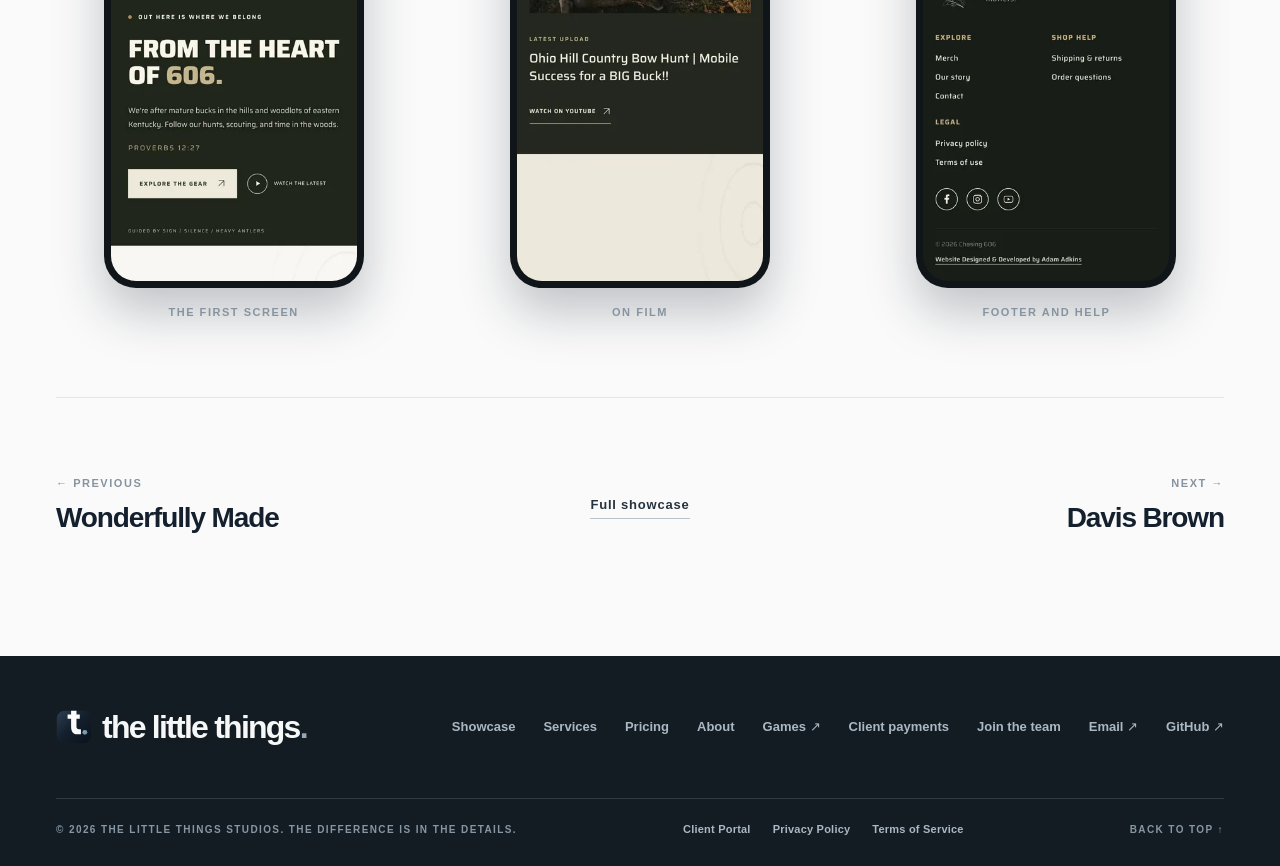
<file: work/chasing606.html>
<!doctype html>
<html lang="en">
<head>
  <meta charset="UTF-8" />
  <meta name="viewport" content="width=device-width, initial-scale=1.0" />
  <meta name="theme-color" content="#fafafa" />
  <title>Chasing606 | Showcase | The Little Things Studios</title>
  <meta name="description" content="An outdoor-inspired brand and its storefront, built so exploring the catalog feels as considered as the brand itself." />
  <link rel="canonical" href="https://tlt-studios.com/work/chasing606.html" />
  <meta property="og:type" content="website" />
  <meta property="og:site_name" content="The Little Things Studios" />
  <meta property="og:url" content="https://tlt-studios.com/work/chasing606.html" />
  <meta property="og:title" content="Chasing606 | Showcase | The Little Things Studios" />
  <meta property="og:description" content="An outdoor-inspired brand and its storefront, built so exploring the catalog feels as considered as the brand itself." />
  <meta property="og:image" content="https://tlt-studios.com/social-preview.png?v=5" />
  <meta property="og:image:alt" content="The Little Things Studios" />
  <meta name="twitter:card" content="summary_large_image" />
  <meta name="twitter:title" content="Chasing606 | Showcase | The Little Things Studios" />
  <meta name="twitter:description" content="An outdoor-inspired brand and its storefront, built so exploring the catalog feels as considered as the brand itself." />
  <meta name="twitter:image" content="https://tlt-studios.com/social-preview.png?v=5" />
  <link rel="icon" href="/favicon.svg?v=3" type="image/svg+xml" />
  <link rel="apple-touch-icon" sizes="180x180" href="/apple-touch-icon.png?v=4" />
  <link rel="stylesheet" href="/styles.css" />
  <link rel="stylesheet" href="/work.css" />
  <script src="/script.js" defer></script>
  <script src="/work.js" defer></script>
</head>
<body>
  <a class="skip-link" href="#main">Skip to content</a>
  <header class="site-header" id="site-header">
    <div class="header-inner container">
      <a class="brand" href="/" aria-label="The Little Things Studios, home">
        <img class="brand-symbol" src="/favicon.svg?v=3" alt="" aria-hidden="true" width="43" height="43" />
        <span class="brand-copy">
          <span class="brand-name">the little things<span class="brand-name-dot">.</span></span>
          <span class="brand-descriptor">WEBSITE DESIGN</span>
        </span>
      </a>

      <nav class="nav" id="primary-navigation" aria-label="Main navigation">
        <a class="nav-link" href="/work" aria-current="page">Showcase</a>
        <a class="nav-link" href="/#services">Services</a>
        <a class="nav-link" href="/#packages">Pricing</a>
        <a class="nav-link" href="/about.html">About</a>
        <a class="nav-link" href="/#games">Games</a>
        <a class="nav-link nav-contact" href="/contact.html">Get in touch</a>
        <a class="nav-link nav-portal" href="https://portal.tlt-studios.com/">Client login <span aria-hidden="true">↗</span></a>
      </nav>

      <button class="menu-toggle" id="menu-toggle" type="button" aria-label="Open menu" aria-expanded="false" aria-controls="primary-navigation">
        <span></span><span></span>
      </button>
    </div>
  </header>
  <div class="menu-scrim" id="menu-scrim" aria-hidden="true"></div>


  <main id="main" class="work-page">
    <section class="wk-chapter wk-chapter--solo" id="chasing606" style="--panel:#b7bd9a" aria-labelledby="chasing606-title">
      <div class="container"><a class="wk-back" href="/work"><span aria-hidden="true">←</span> Full showcase</a></div>
      <div class="container wk-grid">
        <div class="wk-copy reveal">
          <p class="wk-num" aria-hidden="true">01</p>
          <p class="project-meta">E-COMMERCE / DESIGN &amp; DEVELOPMENT</p>
          <h1 id="chasing606-title">Chasing606</h1>
          <p class="wk-lead">An outdoor-inspired brand from eastern Kentucky, and a storefront built so that exploring the catalog feels as considered as the brand itself.</p>
          <dl class="wk-facts"><div><dt>What</dt><dd>Brand site and online store</dd></div><div><dt>Role</dt><dd>Design and development</dd></div><div><dt>Built for</dt><dd>Mobile first, then desktop</dd></div></dl>
          <ul class="wk-tags" aria-label="What I did"><li>Web design</li><li>Front-end development</li><li>E-commerce</li><li>Responsive UI</li></ul>
          <a class="wk-visit" href="https://chasing606.adkins-adam04.workers.dev/" target="_blank" rel="noopener noreferrer">Visit the live site <span aria-hidden="true">↗</span></a>
        </div>
        <div class="wk-stage reveal">
          <div class="wk-browser"><span class="wk-bar" aria-hidden="true"><i></i><i></i><i></i></span><div class="wk-view"><img class="wk-tall" src="/images/work/page/chasing606-tall.webp" width="960" height="1526" decoding="async" alt="The Chasing606 website scrolling from the hero, to the latest hunt video, to the footer"></div></div>
          <p class="wk-hint" aria-hidden="true">Scroll down the page to see the whole site <span>↓</span></p>
        </div>
      </div>
      <div class="container">
        <ol class="wk-notes"><li class="reveal"><span class="wk-note-n">01</span><h3>Story before store</h3><p>The first thing you see is the brand: a full-bleed photograph and one line, “From the heart of 606.” The shop comes second, once you know who you are buying from.</p></li><li class="reveal"><span class="wk-note-n">02</span><h3>A shop in the brand’s own look</h3><p>Product galleries, filtering and a cart sit inside the same design, so buying a shirt does not feel like leaving the site.</p></li><li class="reveal"><span class="wk-note-n">03</span><h3>Their latest hunt, front and center</h3><p>A film section puts the newest upload on the page, so the site feels alive and gives people a reason to come back.</p></li></ol>
        <div class="wk-phones"><figure class="wk-phone reveal"><div class="wk-phone-frame"><img src="/images/work/page/chasing606-m-1.webp" width="390" height="844" loading="lazy" decoding="async" alt="The Chasing606 home page on a phone: a bowhunter beside a buck and the headline “From the heart of 606.”"></div><figcaption>The first screen</figcaption></figure><figure class="wk-phone reveal"><div class="wk-phone-frame"><img src="/images/work/page/chasing606-m-2.webp" width="390" height="844" loading="lazy" decoding="async" alt="The Chasing606 “Watch the latest hunt” section on a phone"></div><figcaption>On film</figcaption></figure><figure class="wk-phone reveal"><div class="wk-phone-frame"><img src="/images/work/page/chasing606-m-3.webp" width="390" height="844" loading="lazy" decoding="async" alt="The Chasing606 footer on a phone, with shop help and social links"></div><figcaption>Footer and help</figcaption></figure></div>
      </div>
    </section>
    <nav class="wk-more container" aria-label="More work">
      <a class="wk-more-link wk-more-prev" href="/work/wonderfully-made.html"><span>← Previous</span><b>Wonderfully Made</b></a>
      <a class="wk-more-all" href="/work">Full showcase</a>
      <a class="wk-more-link wk-more-next" href="/work/davis-brown.html"><span>Next →</span><b>Davis Brown</b></a>
    </nav>
  </main>

  <footer class="site-footer">
    <div class="container footer-main"><a href="#main" class="footer-brand"><img class="footer-brand-icon" src="/favicon.svg?v=3" alt="" aria-hidden="true" width="36" height="36" /><span class="footer-brand-name">the little things<span>.</span></span></a><div class="footer-links"><a href="/work">Showcase</a><a href="/#services">Services</a><a href="/#packages">Pricing</a><a href="/about.html">About</a><a href="https://games.tlt-studios.com/">Games ↗</a><a href="/payments.html">Client payments</a><a href="/careers.html">Join the team</a><a href="mailto:hello@tlt-studios.com">Email ↗</a><a href="https://github.com/adamadkins" target="_blank" rel="noopener noreferrer">GitHub ↗</a></div></div>
    <div class="container footer-bottom"><span>© <span id="year">2026</span> THE LITTLE THINGS STUDIOS. THE DIFFERENCE IS IN THE DETAILS.</span><nav class="footer-legal" aria-label="Legal information"><a href="/client-portal">Client Portal</a><a href="/privacy.html">Privacy Policy</a><a href="/terms.html">Terms of Service</a></nav><a href="#main">BACK TO TOP ↑</a></div>
  </footer>

<script src="/season.js" defer></script>
</body>
</html>
</file>
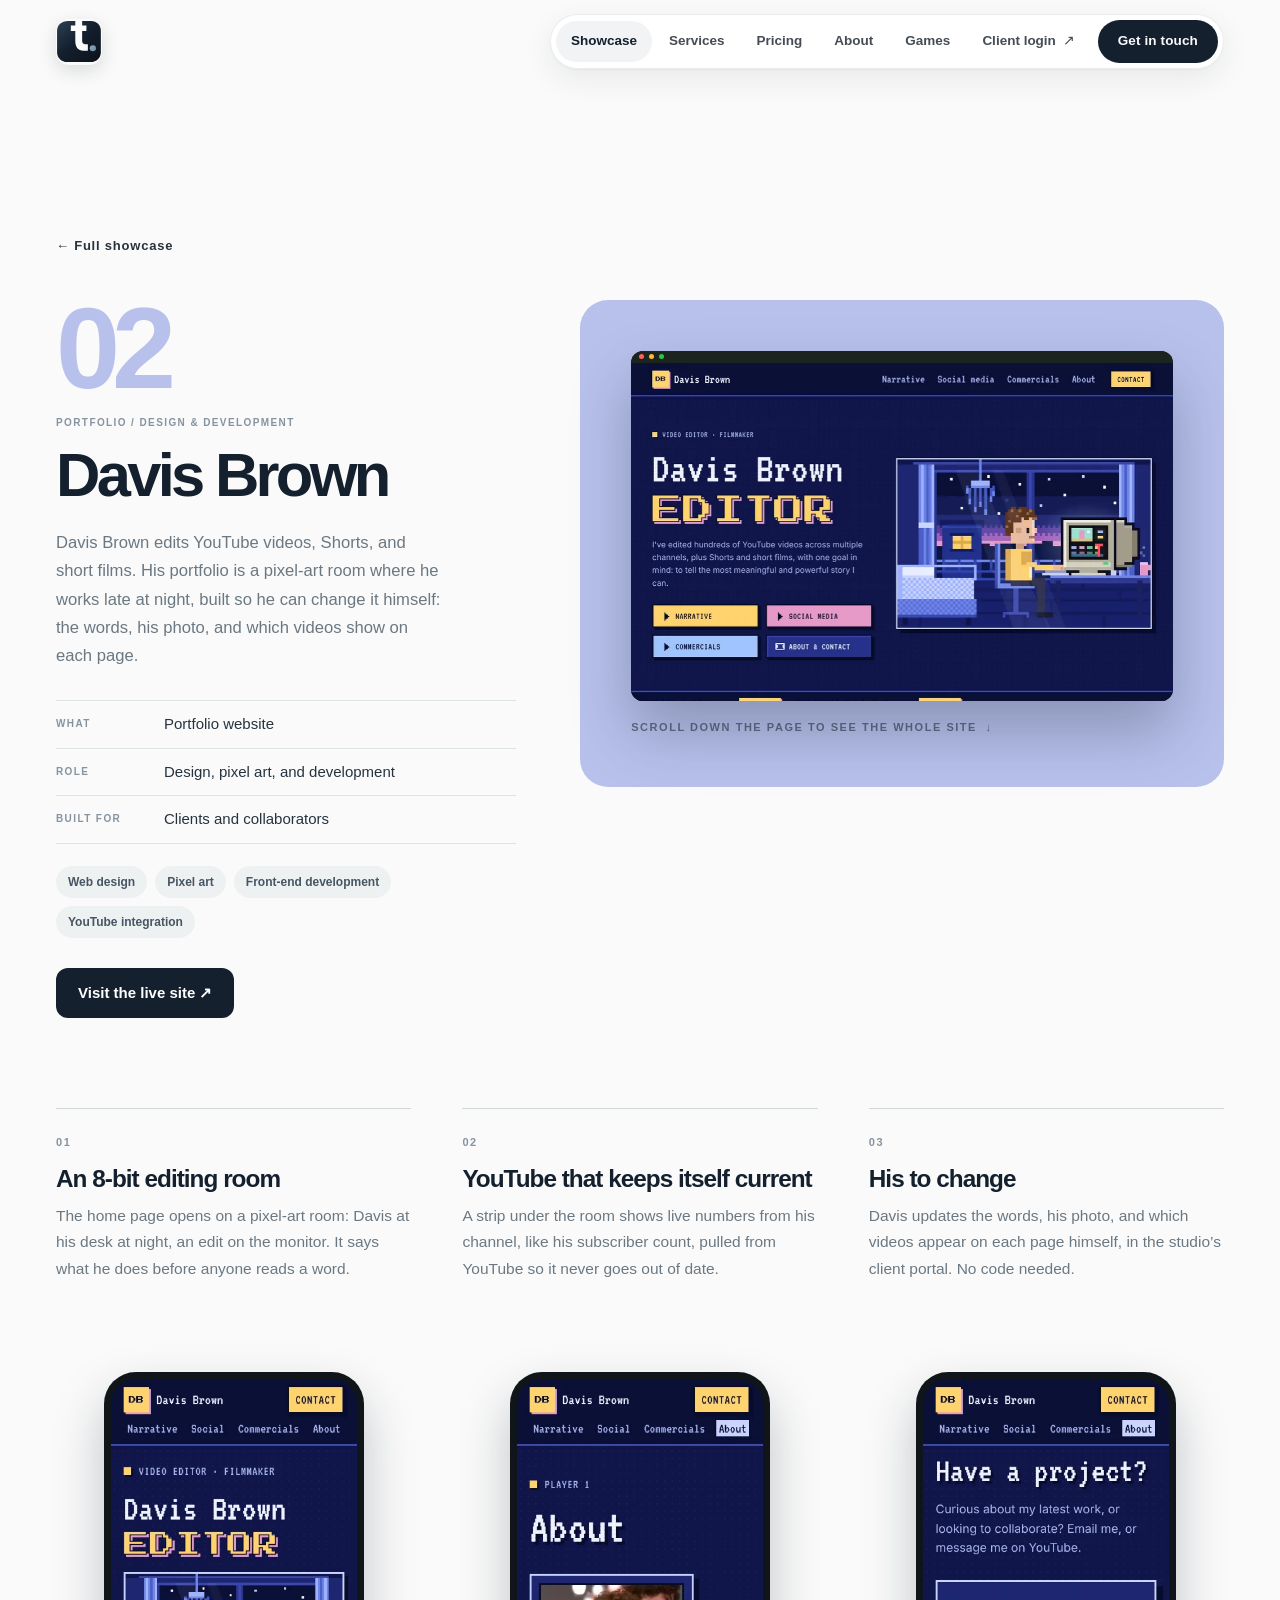
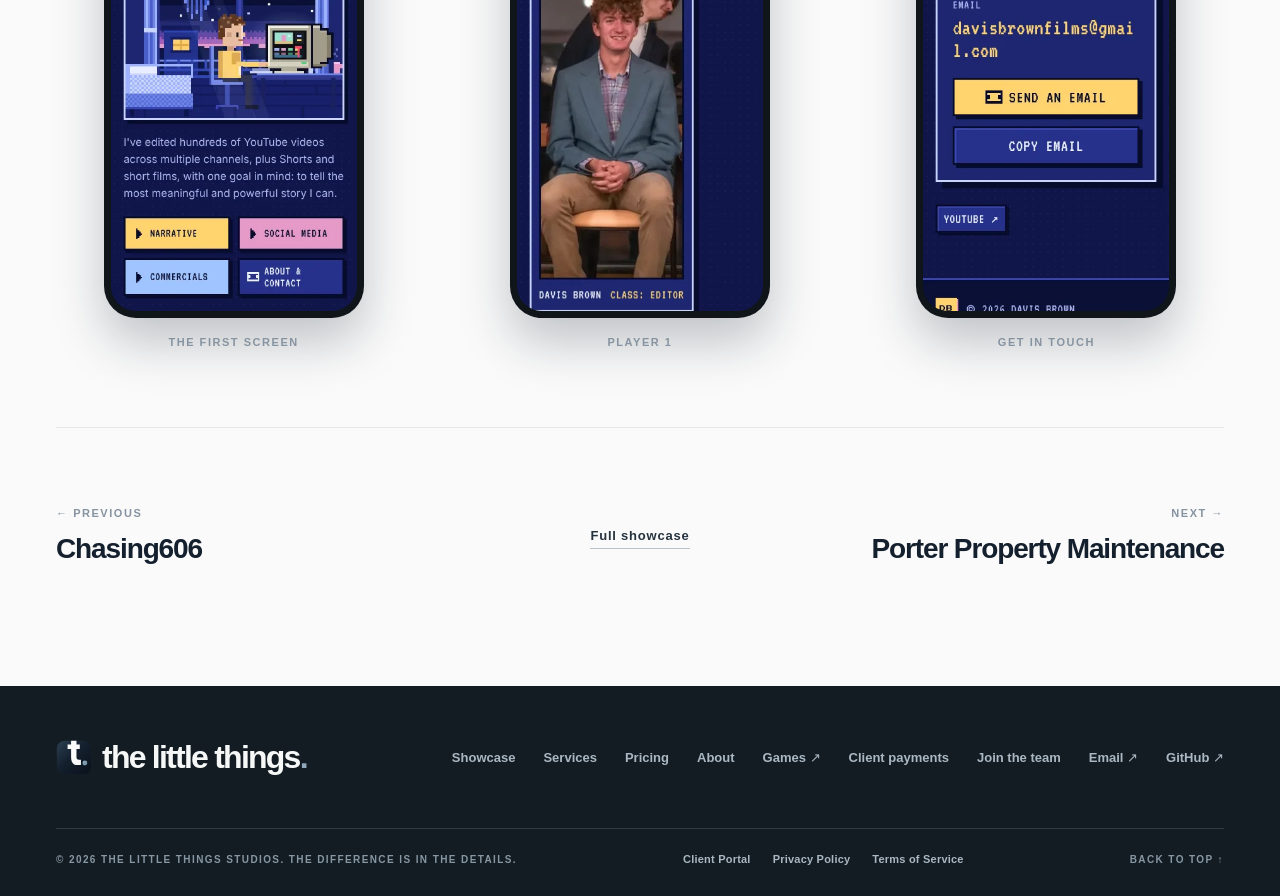
<file: work/davis-brown.html>
<!doctype html>
<html lang="en">
<head>
  <meta charset="UTF-8" />
  <meta name="viewport" content="width=device-width, initial-scale=1.0" />
  <meta name="theme-color" content="#fafafa" />
  <title>Davis Brown | Showcase | The Little Things Studios</title>
  <meta name="description" content="A video editor’s portfolio drawn as an 8-bit editing room, with his YouTube numbers kept up to date on their own." />
  <link rel="canonical" href="https://tlt-studios.com/work/davis-brown.html" />
  <meta property="og:type" content="website" />
  <meta property="og:site_name" content="The Little Things Studios" />
  <meta property="og:url" content="https://tlt-studios.com/work/davis-brown.html" />
  <meta property="og:title" content="Davis Brown | Showcase | The Little Things Studios" />
  <meta property="og:description" content="A video editor’s portfolio drawn as an 8-bit editing room, with his YouTube numbers kept up to date on their own." />
  <meta property="og:image" content="https://tlt-studios.com/social-preview.png?v=5" />
  <meta property="og:image:alt" content="The Little Things Studios" />
  <meta name="twitter:card" content="summary_large_image" />
  <meta name="twitter:title" content="Davis Brown | Showcase | The Little Things Studios" />
  <meta name="twitter:description" content="A video editor’s portfolio drawn as an 8-bit editing room, with his YouTube numbers kept up to date on their own." />
  <meta name="twitter:image" content="https://tlt-studios.com/social-preview.png?v=5" />
  <link rel="icon" href="/favicon.svg?v=3" type="image/svg+xml" />
  <link rel="apple-touch-icon" sizes="180x180" href="/apple-touch-icon.png?v=4" />
  <link rel="stylesheet" href="/styles.css" />
  <link rel="stylesheet" href="/work.css" />
  <script src="/script.js" defer></script>
  <script src="/work.js" defer></script>
</head>
<body>
  <a class="skip-link" href="#main">Skip to content</a>
  <header class="site-header" id="site-header">
    <div class="header-inner container">
      <a class="brand" href="/" aria-label="The Little Things Studios, home">
        <img class="brand-symbol" src="/favicon.svg?v=3" alt="" aria-hidden="true" width="43" height="43" />
        <span class="brand-copy">
          <span class="brand-name">the little things<span class="brand-name-dot">.</span></span>
          <span class="brand-descriptor">WEBSITE DESIGN</span>
        </span>
      </a>

      <nav class="nav" id="primary-navigation" aria-label="Main navigation">
        <a class="nav-link" href="/work" aria-current="page">Showcase</a>
        <a class="nav-link" href="/#services">Services</a>
        <a class="nav-link" href="/#packages">Pricing</a>
        <a class="nav-link" href="/about.html">About</a>
        <a class="nav-link" href="/#games">Games</a>
        <a class="nav-link nav-contact" href="/contact.html">Get in touch</a>
        <a class="nav-link nav-portal" href="https://portal.tlt-studios.com/">Client login <span aria-hidden="true">↗</span></a>
      </nav>

      <button class="menu-toggle" id="menu-toggle" type="button" aria-label="Open menu" aria-expanded="false" aria-controls="primary-navigation">
        <span></span><span></span>
      </button>
    </div>
  </header>
  <div class="menu-scrim" id="menu-scrim" aria-hidden="true"></div>


  <main id="main" class="work-page">
    <section class="wk-chapter wk-chapter--solo" id="davis-brown" style="--panel:#b8c1ec" aria-labelledby="davis-brown-title">
      <div class="container"><a class="wk-back" href="/work"><span aria-hidden="true">←</span> Full showcase</a></div>
      <div class="container wk-grid">
        <div class="wk-copy reveal">
          <p class="wk-num" aria-hidden="true">02</p>
          <p class="project-meta">PORTFOLIO / DESIGN &amp; DEVELOPMENT</p>
          <h1 id="davis-brown-title">Davis Brown</h1>
          <p class="wk-lead">Davis Brown edits YouTube videos, Shorts, and short films. His portfolio is a pixel-art room where he works late at night, built so he can change it himself: the words, his photo, and which videos show on each page.</p>
          <dl class="wk-facts"><div><dt>What</dt><dd>Portfolio website</dd></div><div><dt>Role</dt><dd>Design, pixel art, and development</dd></div><div><dt>Built for</dt><dd>Clients and collaborators</dd></div></dl>
          <ul class="wk-tags" aria-label="What I did"><li>Web design</li><li>Pixel art</li><li>Front-end development</li><li>YouTube integration</li></ul>
          <a class="wk-visit" href="https://www.davisbrownediting.com/" target="_blank" rel="noopener noreferrer">Visit the live site <span aria-hidden="true">↗</span></a>
        </div>
        <div class="wk-stage reveal">
          <div class="wk-browser"><span class="wk-bar" aria-hidden="true"><i></i><i></i><i></i></span><div class="wk-view"><img class="wk-tall" src="/images/work/page/davis-brown-tall.webp" width="960" height="2048" decoding="async" alt="The Davis Brown website scrolling from the 8-bit editing room and his YouTube numbers, to his About page and contact card"></div></div>
          <p class="wk-hint" aria-hidden="true">Scroll down the page to see the whole site <span>↓</span></p>
        </div>
      </div>
      <div class="container">
        <ol class="wk-notes"><li class="reveal"><span class="wk-note-n">01</span><h3>An 8-bit editing room</h3><p>The home page opens on a pixel-art room: Davis at his desk at night, an edit on the monitor. It says what he does before anyone reads a word.</p></li><li class="reveal"><span class="wk-note-n">02</span><h3>YouTube that keeps itself current</h3><p>A strip under the room shows live numbers from his channel, like his subscriber count, pulled from YouTube so it never goes out of date.</p></li><li class="reveal"><span class="wk-note-n">03</span><h3>His to change</h3><p>Davis updates the words, his photo, and which videos appear on each page himself, in the studio’s client portal. No code needed.</p></li></ol>
        <div class="wk-phones"><figure class="wk-phone reveal"><div class="wk-phone-frame"><img src="/images/work/page/davis-brown-m-1.webp" width="390" height="844" loading="lazy" decoding="async" alt="The Davis Brown home page on a phone: his name, “Editor,” and the 8-bit editing room"></div><figcaption>The first screen</figcaption></figure><figure class="wk-phone reveal"><div class="wk-phone-frame"><img src="/images/work/page/davis-brown-m-2.webp" width="390" height="844" loading="lazy" decoding="async" alt="Davis Brown’s About page on a phone, with his photo framed as a player card"></div><figcaption>Player 1</figcaption></figure><figure class="wk-phone reveal"><div class="wk-phone-frame"><img src="/images/work/page/davis-brown-m-3.webp" width="390" height="844" loading="lazy" decoding="async" alt="The Davis Brown contact card on a phone, with Send an email and Copy email buttons"></div><figcaption>Get in touch</figcaption></figure></div>
      </div>
    </section>
    <nav class="wk-more container" aria-label="More work">
      <a class="wk-more-link wk-more-prev" href="/work/chasing606.html"><span>← Previous</span><b>Chasing606</b></a>
      <a class="wk-more-all" href="/work">Full showcase</a>
      <a class="wk-more-link wk-more-next" href="/work/porter.html"><span>Next →</span><b>Porter Property Maintenance</b></a>
    </nav>
  </main>

  <footer class="site-footer">
    <div class="container footer-main"><a href="#main" class="footer-brand"><img class="footer-brand-icon" src="/favicon.svg?v=3" alt="" aria-hidden="true" width="36" height="36" /><span class="footer-brand-name">the little things<span>.</span></span></a><div class="footer-links"><a href="/work">Showcase</a><a href="/#services">Services</a><a href="/#packages">Pricing</a><a href="/about.html">About</a><a href="https://games.tlt-studios.com/">Games ↗</a><a href="/payments.html">Client payments</a><a href="/careers.html">Join the team</a><a href="mailto:hello@tlt-studios.com">Email ↗</a><a href="https://github.com/adamadkins" target="_blank" rel="noopener noreferrer">GitHub ↗</a></div></div>
    <div class="container footer-bottom"><span>© <span id="year">2026</span> THE LITTLE THINGS STUDIOS. THE DIFFERENCE IS IN THE DETAILS.</span><nav class="footer-legal" aria-label="Legal information"><a href="/client-portal">Client Portal</a><a href="/privacy.html">Privacy Policy</a><a href="/terms.html">Terms of Service</a></nav><a href="#main">BACK TO TOP ↑</a></div>
  </footer>

<script src="/season.js" defer></script>
</body>
</html>
</file>
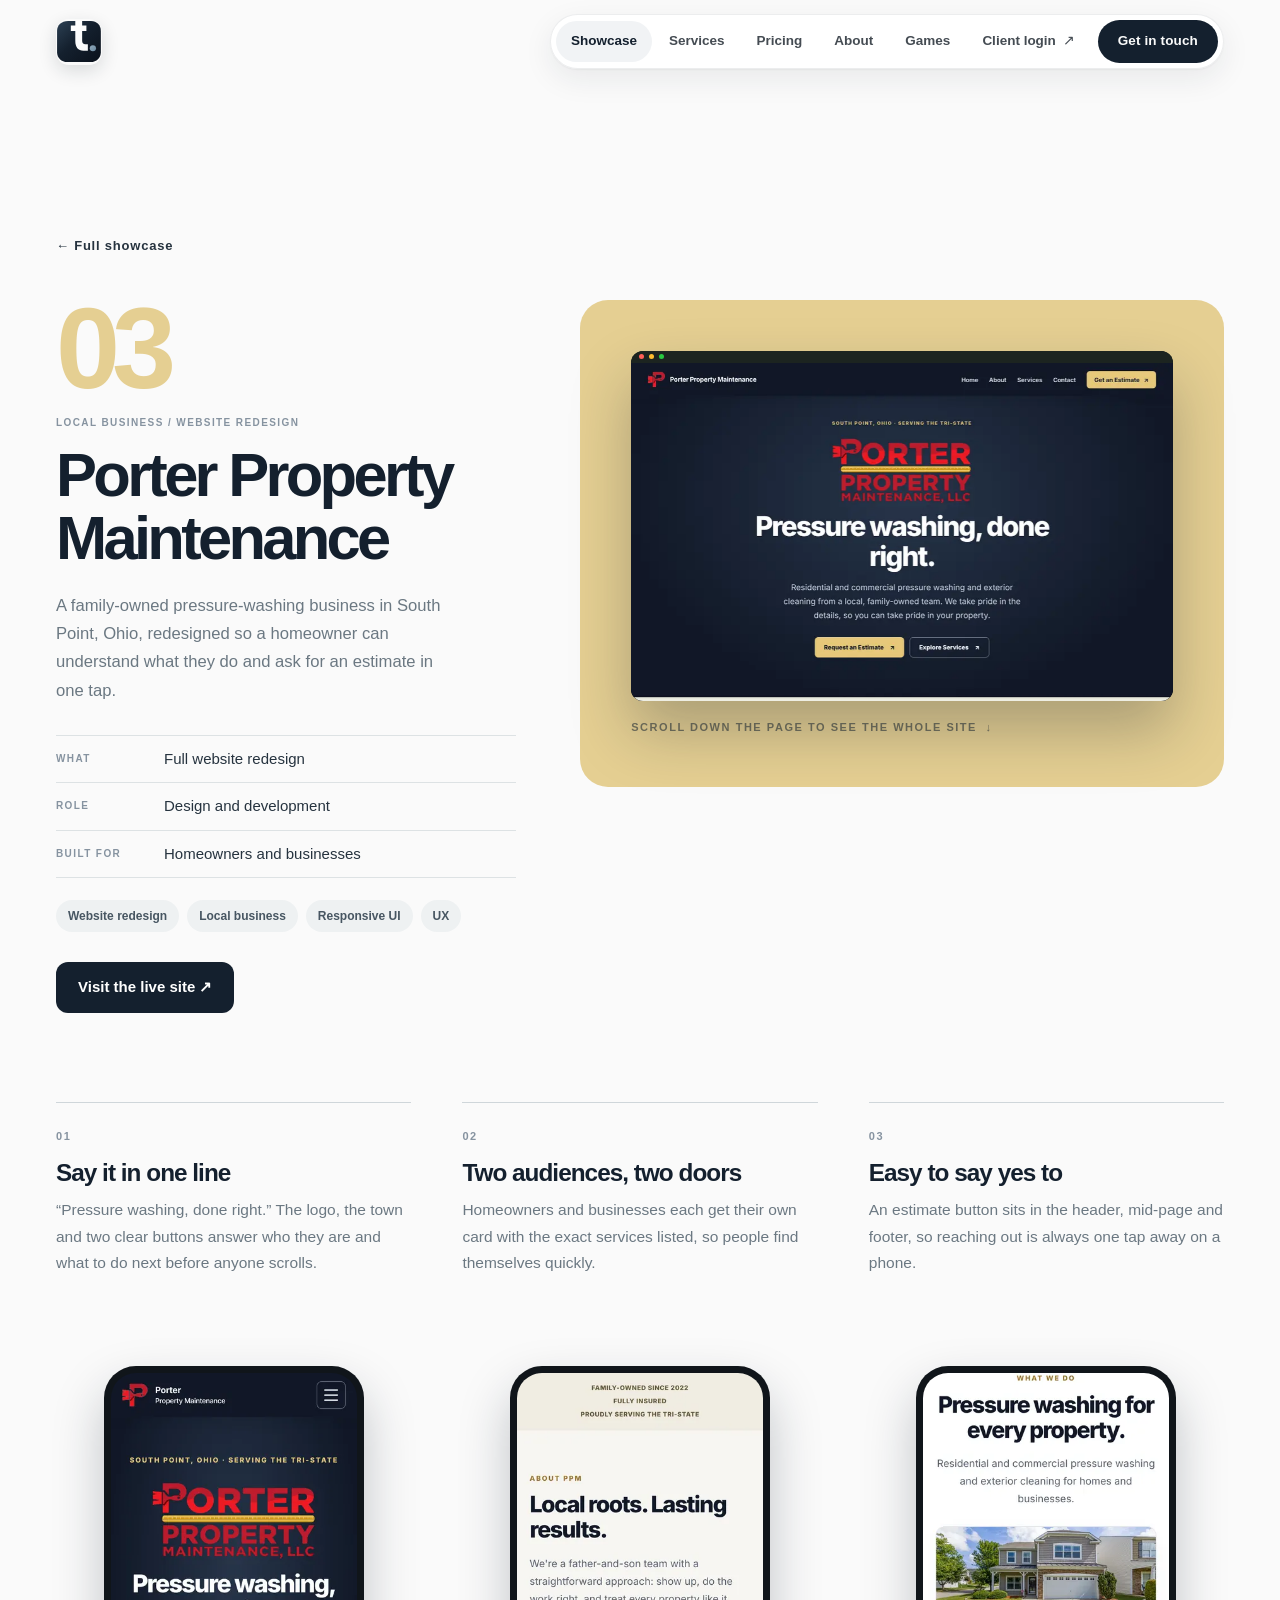
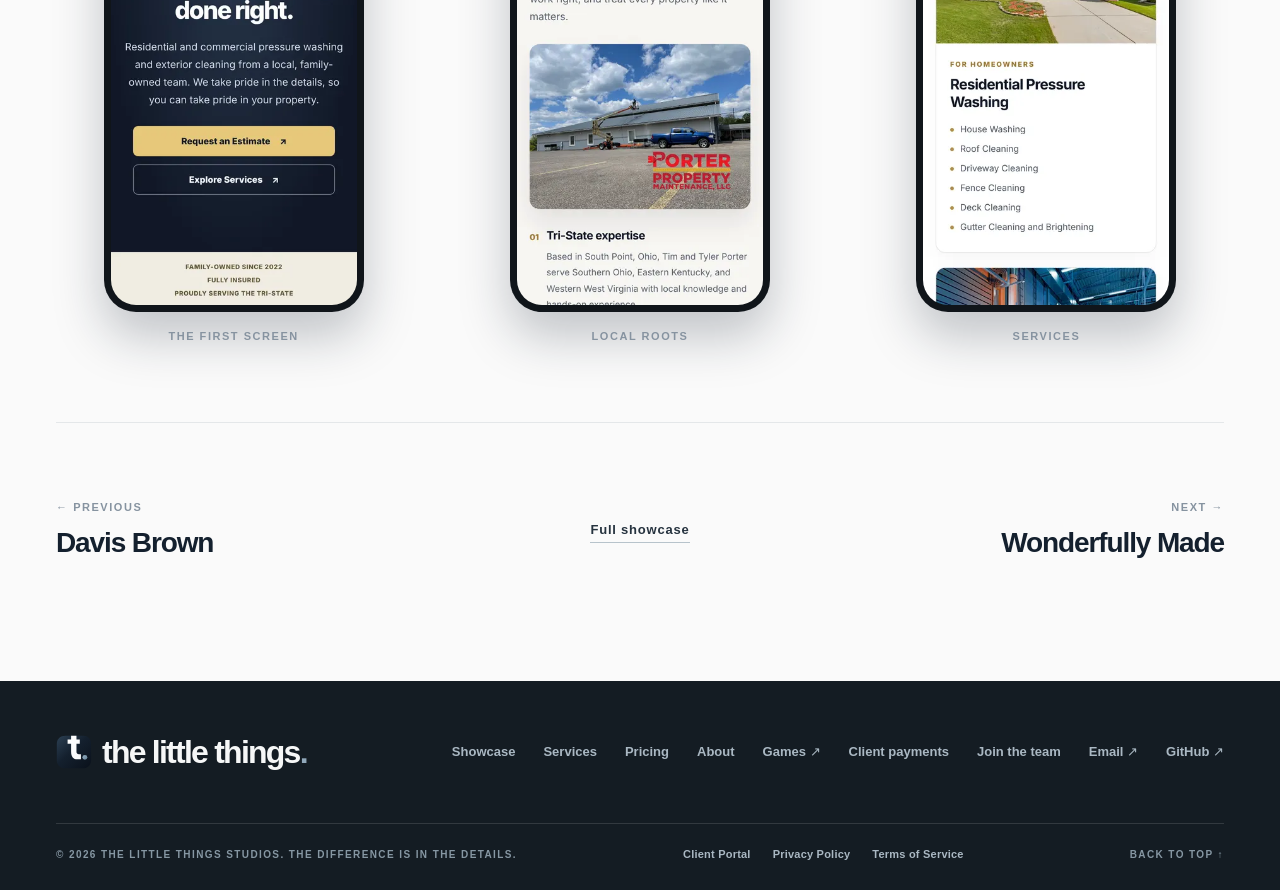
<file: work/porter.html>
<!doctype html>
<html lang="en">
<head>
  <meta charset="UTF-8" />
  <meta name="viewport" content="width=device-width, initial-scale=1.0" />
  <meta name="theme-color" content="#fafafa" />
  <title>Porter Property Maintenance | Showcase | The Little Things Studios</title>
  <meta name="description" content="An established pressure-washing business, redesigned to be easier to understand and easier to contact." />
  <link rel="canonical" href="https://tlt-studios.com/work/porter.html" />
  <meta property="og:type" content="website" />
  <meta property="og:site_name" content="The Little Things Studios" />
  <meta property="og:url" content="https://tlt-studios.com/work/porter.html" />
  <meta property="og:title" content="Porter Property Maintenance | Showcase | The Little Things Studios" />
  <meta property="og:description" content="An established pressure-washing business, redesigned to be easier to understand and easier to contact." />
  <meta property="og:image" content="https://tlt-studios.com/social-preview.png?v=5" />
  <meta property="og:image:alt" content="The Little Things Studios" />
  <meta name="twitter:card" content="summary_large_image" />
  <meta name="twitter:title" content="Porter Property Maintenance | Showcase | The Little Things Studios" />
  <meta name="twitter:description" content="An established pressure-washing business, redesigned to be easier to understand and easier to contact." />
  <meta name="twitter:image" content="https://tlt-studios.com/social-preview.png?v=5" />
  <link rel="icon" href="/favicon.svg?v=3" type="image/svg+xml" />
  <link rel="apple-touch-icon" sizes="180x180" href="/apple-touch-icon.png?v=4" />
  <link rel="stylesheet" href="/styles.css" />
  <link rel="stylesheet" href="/work.css" />
  <script src="/script.js" defer></script>
  <script src="/work.js" defer></script>
</head>
<body>
  <a class="skip-link" href="#main">Skip to content</a>
  <header class="site-header" id="site-header">
    <div class="header-inner container">
      <a class="brand" href="/" aria-label="The Little Things Studios, home">
        <img class="brand-symbol" src="/favicon.svg?v=3" alt="" aria-hidden="true" width="43" height="43" />
        <span class="brand-copy">
          <span class="brand-name">the little things<span class="brand-name-dot">.</span></span>
          <span class="brand-descriptor">WEBSITE DESIGN</span>
        </span>
      </a>

      <nav class="nav" id="primary-navigation" aria-label="Main navigation">
        <a class="nav-link" href="/work" aria-current="page">Showcase</a>
        <a class="nav-link" href="/#services">Services</a>
        <a class="nav-link" href="/#packages">Pricing</a>
        <a class="nav-link" href="/about.html">About</a>
        <a class="nav-link" href="/#games">Games</a>
        <a class="nav-link nav-contact" href="/contact.html">Get in touch</a>
        <a class="nav-link nav-portal" href="https://portal.tlt-studios.com/">Client login <span aria-hidden="true">↗</span></a>
      </nav>

      <button class="menu-toggle" id="menu-toggle" type="button" aria-label="Open menu" aria-expanded="false" aria-controls="primary-navigation">
        <span></span><span></span>
      </button>
    </div>
  </header>
  <div class="menu-scrim" id="menu-scrim" aria-hidden="true"></div>


  <main id="main" class="work-page">
    <section class="wk-chapter wk-chapter--solo" id="porter" style="--panel:#e5cf92" aria-labelledby="porter-title">
      <div class="container"><a class="wk-back" href="/work"><span aria-hidden="true">←</span> Full showcase</a></div>
      <div class="container wk-grid">
        <div class="wk-copy reveal">
          <p class="wk-num" aria-hidden="true">03</p>
          <p class="project-meta">LOCAL BUSINESS / WEBSITE REDESIGN</p>
          <h1 id="porter-title">Porter Property Maintenance</h1>
          <p class="wk-lead">A family-owned pressure-washing business in South Point, Ohio, redesigned so a homeowner can understand what they do and ask for an estimate in one tap.</p>
          <dl class="wk-facts"><div><dt>What</dt><dd>Full website redesign</dd></div><div><dt>Role</dt><dd>Design and development</dd></div><div><dt>Built for</dt><dd>Homeowners and businesses</dd></div></dl>
          <ul class="wk-tags" aria-label="What I did"><li>Website redesign</li><li>Local business</li><li>Responsive UI</li><li>UX</li></ul>
          <a class="wk-visit" href="https://porterpm.com/" target="_blank" rel="noopener noreferrer">Visit the live site <span aria-hidden="true">↗</span></a>
        </div>
        <div class="wk-stage reveal">
          <div class="wk-browser"><span class="wk-bar" aria-hidden="true"><i></i><i></i><i></i></span><div class="wk-view"><img class="wk-tall" src="/images/work/page/porter-tall.webp" width="960" height="2524" decoding="async" alt="The Porter Property Maintenance website scrolling from the hero, to the about section, to the services"></div></div>
          <p class="wk-hint" aria-hidden="true">Scroll down the page to see the whole site <span>↓</span></p>
        </div>
      </div>
      <div class="container">
        <ol class="wk-notes"><li class="reveal"><span class="wk-note-n">01</span><h3>Say it in one line</h3><p>“Pressure washing, done right.” The logo, the town and two clear buttons answer who they are and what to do next before anyone scrolls.</p></li><li class="reveal"><span class="wk-note-n">02</span><h3>Two audiences, two doors</h3><p>Homeowners and businesses each get their own card with the exact services listed, so people find themselves quickly.</p></li><li class="reveal"><span class="wk-note-n">03</span><h3>Easy to say yes to</h3><p>An estimate button sits in the header, mid-page and footer, so reaching out is always one tap away on a phone.</p></li></ol>
        <div class="wk-phones"><figure class="wk-phone reveal"><div class="wk-phone-frame"><img src="/images/work/page/porter-m-1.webp" width="390" height="844" loading="lazy" decoding="async" alt="The Porter Property Maintenance home page on a phone"></div><figcaption>The first screen</figcaption></figure><figure class="wk-phone reveal"><div class="wk-phone-frame"><img src="/images/work/page/porter-m-2.webp" width="390" height="844" loading="lazy" decoding="async" alt="The Porter Property Maintenance about section on a phone"></div><figcaption>Local roots</figcaption></figure><figure class="wk-phone reveal"><div class="wk-phone-frame"><img src="/images/work/page/porter-m-3.webp" width="390" height="844" loading="lazy" decoding="async" alt="The Porter Property Maintenance services on a phone"></div><figcaption>Services</figcaption></figure></div>
      </div>
    </section>
    <nav class="wk-more container" aria-label="More work">
      <a class="wk-more-link wk-more-prev" href="/work/davis-brown.html"><span>← Previous</span><b>Davis Brown</b></a>
      <a class="wk-more-all" href="/work">Full showcase</a>
      <a class="wk-more-link wk-more-next" href="/work/wonderfully-made.html"><span>Next →</span><b>Wonderfully Made</b></a>
    </nav>
  </main>

  <footer class="site-footer">
    <div class="container footer-main"><a href="#main" class="footer-brand"><img class="footer-brand-icon" src="/favicon.svg?v=3" alt="" aria-hidden="true" width="36" height="36" /><span class="footer-brand-name">the little things<span>.</span></span></a><div class="footer-links"><a href="/work">Showcase</a><a href="/#services">Services</a><a href="/#packages">Pricing</a><a href="/about.html">About</a><a href="https://games.tlt-studios.com/">Games ↗</a><a href="/payments.html">Client payments</a><a href="/careers.html">Join the team</a><a href="mailto:hello@tlt-studios.com">Email ↗</a><a href="https://github.com/adamadkins" target="_blank" rel="noopener noreferrer">GitHub ↗</a></div></div>
    <div class="container footer-bottom"><span>© <span id="year">2026</span> THE LITTLE THINGS STUDIOS. THE DIFFERENCE IS IN THE DETAILS.</span><nav class="footer-legal" aria-label="Legal information"><a href="/client-portal">Client Portal</a><a href="/privacy.html">Privacy Policy</a><a href="/terms.html">Terms of Service</a></nav><a href="#main">BACK TO TOP ↑</a></div>
  </footer>

<script src="/season.js" defer></script>
</body>
</html>
</file>
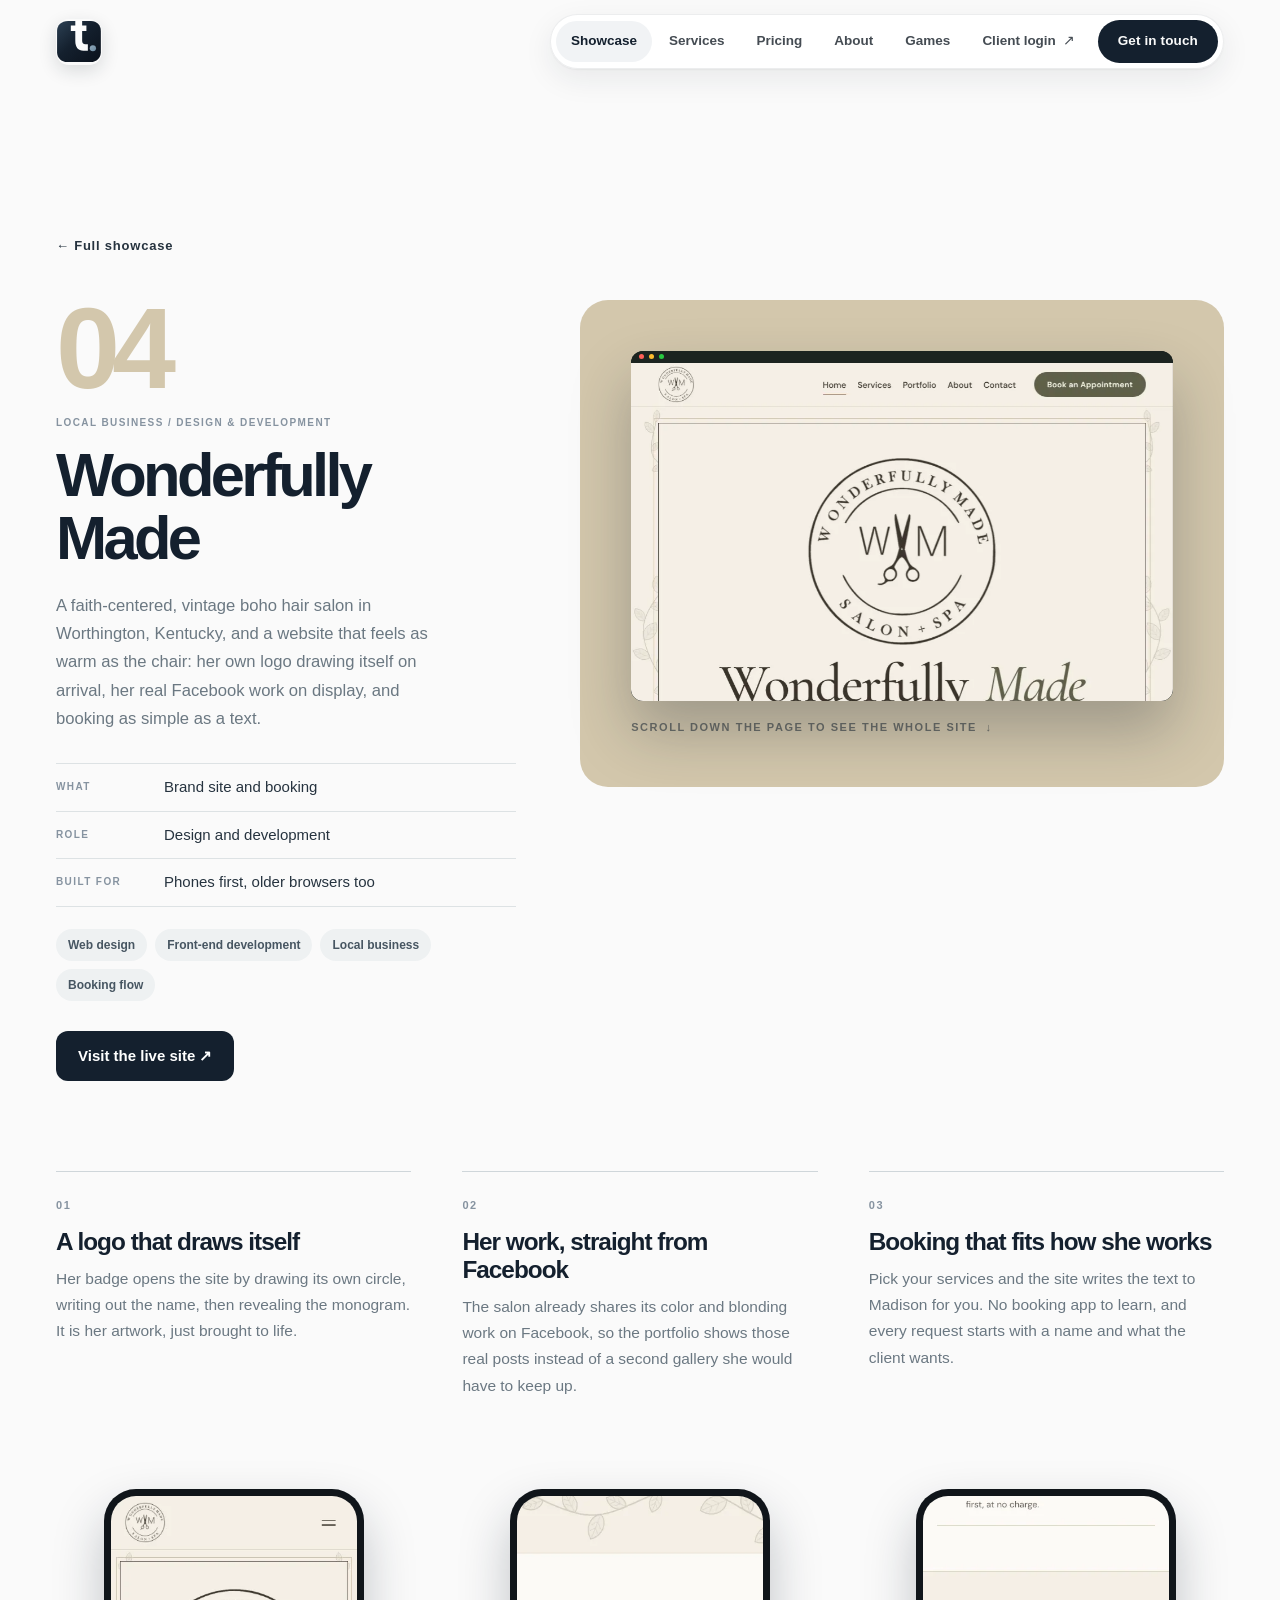
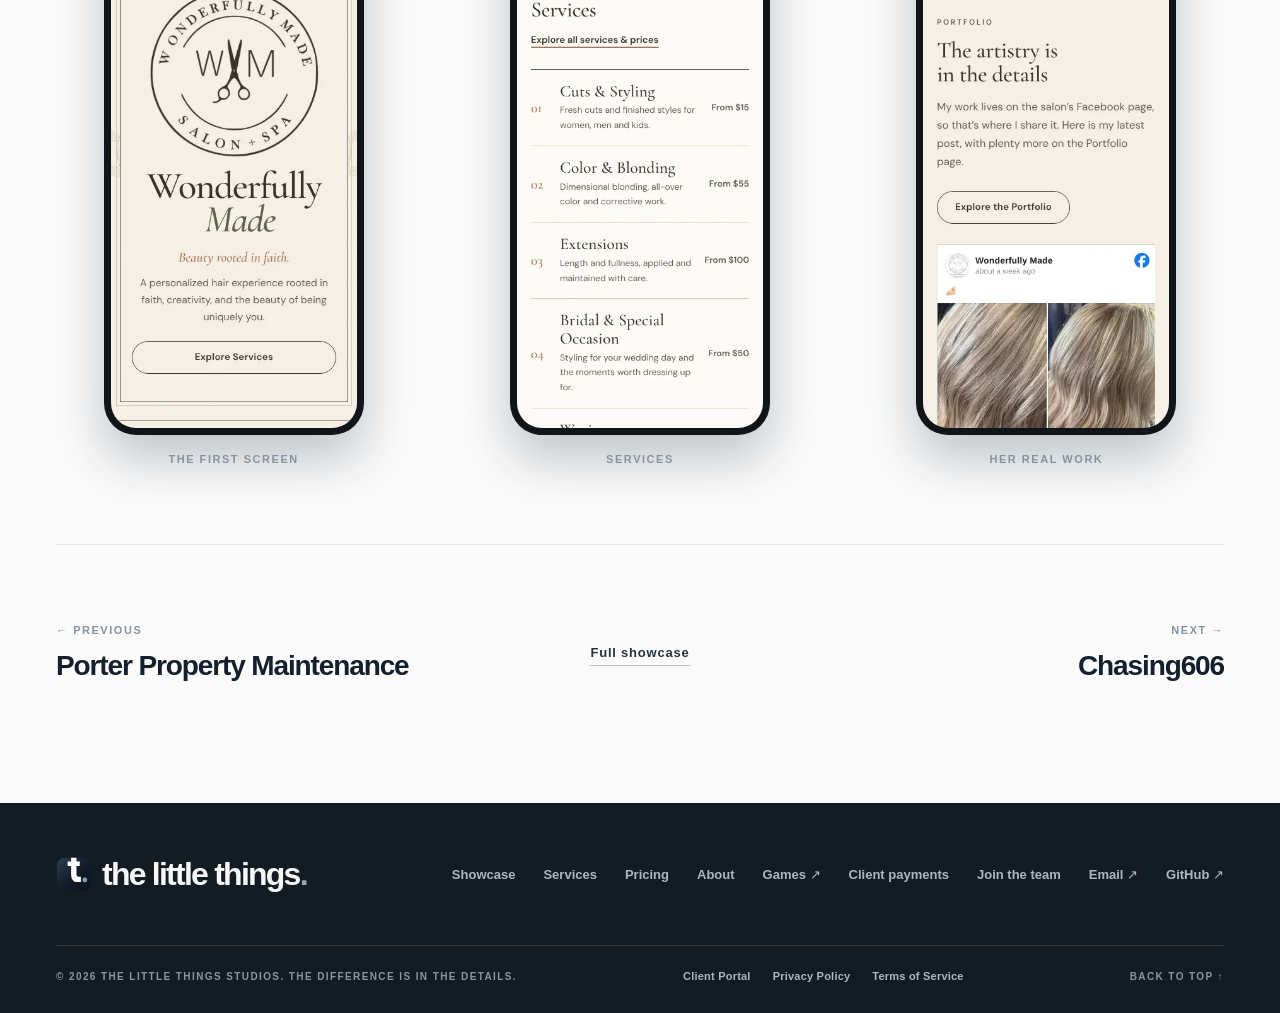
<file: work/wonderfully-made.html>
<!doctype html>
<html lang="en">
<head>
  <meta charset="UTF-8" />
  <meta name="viewport" content="width=device-width, initial-scale=1.0" />
  <meta name="theme-color" content="#fafafa" />
  <title>Wonderfully Made | Showcase | The Little Things Studios</title>
  <meta name="description" content="A faith-centered hair salon in Worthington, Kentucky, with a site that feels as warm as the chair: easy to book, and her real work front and center." />
  <link rel="canonical" href="https://tlt-studios.com/work/wonderfully-made.html" />
  <meta property="og:type" content="website" />
  <meta property="og:site_name" content="The Little Things Studios" />
  <meta property="og:url" content="https://tlt-studios.com/work/wonderfully-made.html" />
  <meta property="og:title" content="Wonderfully Made | Showcase | The Little Things Studios" />
  <meta property="og:description" content="A faith-centered hair salon in Worthington, Kentucky, with a site that feels as warm as the chair: easy to book, and her real work front and center." />
  <meta property="og:image" content="https://tlt-studios.com/social-preview.png?v=5" />
  <meta property="og:image:alt" content="The Little Things Studios" />
  <meta name="twitter:card" content="summary_large_image" />
  <meta name="twitter:title" content="Wonderfully Made | Showcase | The Little Things Studios" />
  <meta name="twitter:description" content="A faith-centered hair salon in Worthington, Kentucky, with a site that feels as warm as the chair: easy to book, and her real work front and center." />
  <meta name="twitter:image" content="https://tlt-studios.com/social-preview.png?v=5" />
  <link rel="icon" href="/favicon.svg?v=3" type="image/svg+xml" />
  <link rel="apple-touch-icon" sizes="180x180" href="/apple-touch-icon.png?v=4" />
  <link rel="stylesheet" href="/styles.css" />
  <link rel="stylesheet" href="/work.css" />
  <script src="/script.js" defer></script>
  <script src="/work.js" defer></script>
</head>
<body>
  <a class="skip-link" href="#main">Skip to content</a>
  <header class="site-header" id="site-header">
    <div class="header-inner container">
      <a class="brand" href="/" aria-label="The Little Things Studios, home">
        <img class="brand-symbol" src="/favicon.svg?v=3" alt="" aria-hidden="true" width="43" height="43" />
        <span class="brand-copy">
          <span class="brand-name">the little things<span class="brand-name-dot">.</span></span>
          <span class="brand-descriptor">WEBSITE DESIGN</span>
        </span>
      </a>

      <nav class="nav" id="primary-navigation" aria-label="Main navigation">
        <a class="nav-link" href="/work" aria-current="page">Showcase</a>
        <a class="nav-link" href="/#services">Services</a>
        <a class="nav-link" href="/#packages">Pricing</a>
        <a class="nav-link" href="/about.html">About</a>
        <a class="nav-link" href="/#games">Games</a>
        <a class="nav-link nav-contact" href="/contact.html">Get in touch</a>
        <a class="nav-link nav-portal" href="https://portal.tlt-studios.com/">Client login <span aria-hidden="true">↗</span></a>
      </nav>

      <button class="menu-toggle" id="menu-toggle" type="button" aria-label="Open menu" aria-expanded="false" aria-controls="primary-navigation">
        <span></span><span></span>
      </button>
    </div>
  </header>
  <div class="menu-scrim" id="menu-scrim" aria-hidden="true"></div>


  <main id="main" class="work-page">
    <section class="wk-chapter wk-chapter--solo" id="wonderfully-made" style="--panel:#d3c7ac" aria-labelledby="wonderfully-made-title">
      <div class="container"><a class="wk-back" href="/work"><span aria-hidden="true">←</span> Full showcase</a></div>
      <div class="container wk-grid">
        <div class="wk-copy reveal">
          <p class="wk-num" aria-hidden="true">04</p>
          <p class="project-meta">LOCAL BUSINESS / DESIGN &amp; DEVELOPMENT</p>
          <h1 id="wonderfully-made-title">Wonderfully Made</h1>
          <p class="wk-lead">A faith-centered, vintage boho hair salon in Worthington, Kentucky, and a website that feels as warm as the chair: her own logo drawing itself on arrival, her real Facebook work on display, and booking as simple as a text.</p>
          <dl class="wk-facts"><div><dt>What</dt><dd>Brand site and booking</dd></div><div><dt>Role</dt><dd>Design and development</dd></div><div><dt>Built for</dt><dd>Phones first, older browsers too</dd></div></dl>
          <ul class="wk-tags" aria-label="What I did"><li>Web design</li><li>Front-end development</li><li>Local business</li><li>Booking flow</li></ul>
          <a class="wk-visit" href="https://wonderfully-made.adkins-adam04.workers.dev/" target="_blank" rel="noopener noreferrer">Visit the live site <span aria-hidden="true">↗</span></a>
        </div>
        <div class="wk-stage reveal">
          <div class="wk-browser"><span class="wk-bar" aria-hidden="true"><i></i><i></i><i></i></span><div class="wk-view"><img class="wk-tall" src="/images/work/page/wonderfully-made-tall.webp" width="960" height="4594" decoding="async" alt="The Wonderfully Made website scrolling from the hero, to the services, to a Facebook post and the family story"></div></div>
          <p class="wk-hint" aria-hidden="true">Scroll down the page to see the whole site <span>↓</span></p>
        </div>
      </div>
      <div class="container">
        <ol class="wk-notes"><li class="reveal"><span class="wk-note-n">01</span><h3>A logo that draws itself</h3><p>Her badge opens the site by drawing its own circle, writing out the name, then revealing the monogram. It is her artwork, just brought to life.</p></li><li class="reveal"><span class="wk-note-n">02</span><h3>Her work, straight from Facebook</h3><p>The salon already shares its color and blonding work on Facebook, so the portfolio shows those real posts instead of a second gallery she would have to keep up.</p></li><li class="reveal"><span class="wk-note-n">03</span><h3>Booking that fits how she works</h3><p>Pick your services and the site writes the text to Madison for you. No booking app to learn, and every request starts with a name and what the client wants.</p></li></ol>
        <div class="wk-phones"><figure class="wk-phone reveal"><div class="wk-phone-frame"><img src="/images/work/page/wonderfully-made-m-1.webp" width="390" height="844" loading="lazy" decoding="async" alt="The Wonderfully Made home page on a phone, with the salon's badge logo and title"></div><figcaption>The first screen</figcaption></figure><figure class="wk-phone reveal"><div class="wk-phone-frame"><img src="/images/work/page/wonderfully-made-m-2.webp" width="390" height="844" loading="lazy" decoding="async" alt="The Wonderfully Made services list on a phone, with starting prices"></div><figcaption>Services</figcaption></figure><figure class="wk-phone reveal"><div class="wk-phone-frame"><img src="/images/work/page/wonderfully-made-m-3.webp" width="390" height="844" loading="lazy" decoding="async" alt="The Wonderfully Made portfolio section on a phone, showing a real Facebook post"></div><figcaption>Her real work</figcaption></figure></div>
      </div>
    </section>
    <nav class="wk-more container" aria-label="More work">
      <a class="wk-more-link wk-more-prev" href="/work/porter.html"><span>← Previous</span><b>Porter Property Maintenance</b></a>
      <a class="wk-more-all" href="/work">Full showcase</a>
      <a class="wk-more-link wk-more-next" href="/work/chasing606.html"><span>Next →</span><b>Chasing606</b></a>
    </nav>
  </main>

  <footer class="site-footer">
    <div class="container footer-main"><a href="#main" class="footer-brand"><img class="footer-brand-icon" src="/favicon.svg?v=3" alt="" aria-hidden="true" width="36" height="36" /><span class="footer-brand-name">the little things<span>.</span></span></a><div class="footer-links"><a href="/work">Showcase</a><a href="/#services">Services</a><a href="/#packages">Pricing</a><a href="/about.html">About</a><a href="https://games.tlt-studios.com/">Games ↗</a><a href="/payments.html">Client payments</a><a href="/careers.html">Join the team</a><a href="mailto:hello@tlt-studios.com">Email ↗</a><a href="https://github.com/adamadkins" target="_blank" rel="noopener noreferrer">GitHub ↗</a></div></div>
    <div class="container footer-bottom"><span>© <span id="year">2026</span> THE LITTLE THINGS STUDIOS. THE DIFFERENCE IS IN THE DETAILS.</span><nav class="footer-legal" aria-label="Legal information"><a href="/client-portal">Client Portal</a><a href="/privacy.html">Privacy Policy</a><a href="/terms.html">Terms of Service</a></nav><a href="#main">BACK TO TOP ↑</a></div>
  </footer>

<script src="/season.js" defer></script>
</body>
</html>
</file>
<file: styles.css>
/* Adam Adkins / independent design & development */
:root{
  color-scheme:light;
  --paper:#fafafa;--ink:#14202e;--muted:#6b717a;--line:#e4e7e9;
  --soft:#f1f3f4;--accent:#8a9faf;--accent-dark:#6a8194;
  --dark:#181f26;--ease:cubic-bezier(.22,1,.36,1);
  font-family:-apple-system,BlinkMacSystemFont,"Segoe UI",Inter,Roboto,Helvetica,Arial,sans-serif;
  font-optical-sizing:auto;-webkit-font-smoothing:antialiased;
  text-rendering:optimizeLegibility;scroll-behavior:smooth;
}
*,*::before,*::after{box-sizing:border-box}
html{scroll-padding-top:90px}
body{margin:0;background:var(--paper);color:var(--ink);font-size:16px;line-height:1.5;overflow-x:hidden}
body.menu-open,body.dialog-open{overflow:hidden}
a{color:inherit;text-decoration:none}
button{font:inherit;cursor:pointer}
button,a{-webkit-tap-highlight-color:transparent}
button:focus-visible,a:focus-visible{outline:3px solid #648eb0;outline-offset:4px}
button:disabled{cursor:not-allowed}
::selection{background:#d7e2ea;color:var(--ink)}
.container{width:min(1200px,calc(100% - 112px));margin-inline:auto}
.section{padding:135px 0}
.section-muted{background:#f3f4f4}
.eyebrow{font-size:11px;font-weight:720;letter-spacing:.16em;line-height:1.6}
.section-kicker{color:#697681;margin:0 0 30px}
.text-secondary{color:#90979c}
.skip-link{position:fixed;left:15px;top:-90px;z-index:2000;padding:12px 18px;background:var(--ink);color:white;border-radius:7px}
.skip-link:focus{top:12px}
.site-header{position:sticky;top:0;z-index:1000;height:83px;border-bottom:1px solid rgba(40,49,56,.07);background:rgba(250,250,250,.87);-webkit-backdrop-filter:blur(22px);backdrop-filter:blur(22px);transition:box-shadow .3s ease,background .3s ease}
.site-header.scrolled{box-shadow:0 8px 30px rgba(0,0,0,.035);background:rgba(250,250,250,.95)}
.header-inner{height:100%;display:flex;align-items:center;justify-content:space-between;gap:26px}
.brand{display:flex;align-items:center;gap:12px;flex-shrink:0}
.brand-symbol{display:block;flex-shrink:0;width:43px;height:43px;object-fit:contain}

.brand-copy{display:flex;flex-direction:column;gap:2px}
.brand-name{font-size:18px;font-weight:740;letter-spacing:-.055em;line-height:1.05;color:var(--ink)}
.brand-name-dot{color:#8199ac}
.brand-descriptor{font-size:8px;color:#818891;letter-spacing:.21em;font-weight:750}
.nav{display:flex;align-items:center;gap:39px}
.nav-link{font-size:13px;color:#454c53;font-weight:560;transition:color .2s}
.nav-link:hover{color:#879daf}
.nav-contact{color:var(--ink);font-weight:700}
.nav-contact span{margin-left:4px}
.menu-toggle{display:none}
.hero{padding-top:120px;padding-bottom:57px;background:#fafafa}
.hero-content{width:fit-content;max-width:100%;margin-inline:auto;text-align:left}

.hero h1{font-size:clamp(53px,7.5vw,105px);line-height:1.055;font-weight:740;letter-spacing:-.082em;margin:0}
.hero-soft{color:#9ba5ae}
.hero-description{font-size:clamp(16px,1.5vw,21px);line-height:1.7;color:#707983;max-width:620px;margin:32px 0 0;letter-spacing:-.019em}
.hero-actions{display:flex;align-items:center;justify-content:flex-start;gap:28px;margin:36px 0 0}
.hero-actions .button{font-size:clamp(14px,1.15vw,17px)}
.hero-actions .button-primary{justify-content:space-between;gap:clamp(26px,3vw,44px);padding:clamp(14px,1.4vw,20px) clamp(22px,2.4vw,34px);border-radius:14px}
.button{display:inline-flex;justify-content:center;align-items:center;gap:25px;padding:15px 21px;border:1px solid transparent;border-radius:9px;font-size:13px;font-weight:700;line-height:1.35;transition:transform .25s var(--ease),background .2s,border-color .2s,box-shadow .3s}
.button:hover{transform:translateY(-2px)}
.button span,.inline-link span,.project-view span{display:inline-block;transition:transform .25s var(--ease)}
.button:hover span,.inline-link:hover span,.project-view:hover span{transform:translate(3px,-3px)}
.button-primary{color:white;background:#1c232b;box-shadow:0 7px 20px rgba(26,32,38,.1)}
.button-primary:hover{background:#303e4b;box-shadow:0 12px 26px rgba(26,32,38,.18)}
.button-text{background:transparent;color:#39434e;padding-inline:8px}
.button-text:hover{color:#678399}
.hero-showcase{height:578px;position:relative;margin:93px 0 0;background:linear-gradient(128deg,#e5ebed 0%,#edf0f0 48%,#e0e8ea 100%);border-radius:17px;overflow:hidden;isolation:isolate}
.showcase-grid{position:absolute;inset:0;opacity:.58;background-image:linear-gradient(rgba(255,255,255,.65) 1px,transparent 1px),linear-gradient(90deg,rgba(255,255,255,.65) 1px,transparent 1px);background-size:70px 70px;mask-image:linear-gradient(0deg,transparent 2%,black 30%,black 70%,transparent)}
.showcase-note{position:absolute;font-size:10px;letter-spacing:.17em;font-weight:770;color:#60717d;z-index:4}
.showcase-note-top{top:37px;left:42px;display:flex;align-items:center;gap:9px}
.mini-star{font-size:20px;font-weight:400}

.showcase-window{position:absolute;z-index:2;left:10%;right:16%;top:93px;height:430px;border:1px solid rgba(109,125,134,.23);border-radius:11px 11px 0 0;overflow:hidden;box-shadow:0 35px 65px rgba(56,73,81,.17),0 2px 12px rgba(56,73,81,.1);background:#fcfaf5;transform:rotate(-3deg);transition:transform .6s var(--ease)}
.hero-showcase:hover .showcase-window{transform:rotate(-2deg) translateY(-6px)}
.window-topbar{height:33px;background:#eff0ee;border-bottom:1px solid #e1e3e0;display:flex;align-items:center;justify-content:space-between;padding:0 15px;color:#94a0a4;font-size:9px;font-weight:600;letter-spacing:.02em}
.window-dots{display:flex;gap:5px}.window-dots i{width:7px;height:7px;background:#c5ccc9;border-radius:50%}
.window-topbar-right{font-size:14px;color:#6e7776}
.window-content{height:calc(100% - 33px);padding:23px 34px 18px;background:#faf8f0}
.window-content-top{display:flex;align-items:center;justify-content:space-between;gap:10px}
.window-logotype{font-weight:900;letter-spacing:-.085em;font-size:20px;color:#202e2a}
.window-logotype span{color:#baaa81}
.window-navitem{font-size:8px;font-weight:700;color:#57635d}
.window-mini-button{background:#283b33;color:white;border-radius:3px;padding:8px 14px;font-size:8px;font-weight:650}
.window-feature{height:278px;position:relative;padding-top:44px;overflow:hidden}
.window-index{font-size:8px;font-weight:700;letter-spacing:.13em;color:#929b8d}
.window-feature h2{font-size:clamp(36px,4vw,59px);letter-spacing:-.075em;line-height:1.03;color:#283b33;margin:13px 0 11px;position:relative;z-index:1;font-weight:760}
.window-feature h2 em{font-weight:450;font-family:Georgia,serif;letter-spacing:-.055em}
.window-feature p{font-size:9px;color:#6a786d;position:relative;z-index:1}
.window-art{position:absolute;width:53%;height:280px;right:8%;top:38px;overflow:hidden;border-radius:50% 50% 4px 4px;background:#d6d5b5}
.art-sun{position:absolute;width:100px;height:100px;background:#f7e3b0;top:25px;right:42px;border-radius:50%;box-shadow:0 0 30px rgba(244,228,189,.6)}
.art-arch{position:absolute;bottom:-70px;width:280px;height:190px;border-radius:50% 50% 0 0;transform:rotate(-16deg)}
.art-arch-a{left:-50px;background:#75917d}.art-arch-b{left:64px;bottom:-112px;background:#314f3e;transform:rotate(-20deg)}
.art-orbit{position:absolute;width:220px;height:220px;border:1px solid rgba(255,255,255,.55);border-radius:50%;top:35px;left:25px}
.window-bottom{display:flex;justify-content:space-between;gap:10px;border-top:1px solid #e3e2d7;padding-top:13px;font-size:8px;font-weight:650;letter-spacing:.12em;color:#64756a}
.showcase-mobile{position:absolute;z-index:3;right:8%;bottom:-54px;width:205px;height:397px;background:#faf8ed;border:7px solid #282e30;border-radius:30px 30px 0 0;box-shadow:-17px 20px 35px rgba(25,39,44,.22);transform:rotate(7deg);padding:25px 15px 0;overflow:hidden;transition:transform .6s var(--ease)}
.hero-showcase:hover .showcase-mobile{transform:rotate(5deg) translateY(-7px)}
.mobile-speaker{position:absolute;top:9px;left:50%;transform:translateX(-50%);width:45px;height:10px;border-radius:15px;background:#272d2e}
.mobile-logo{font-weight:860;color:#283b33;font-size:17px;letter-spacing:-.08em}
.mobile-logo span{color:#b6ad87}
.mobile-art{display:block;position:relative;height:140px;margin:14px 0 13px;overflow:hidden;background:#bac9ae;border-radius:80px 80px 2px 2px}
.mobile-sun{position:absolute;width:60px;height:60px;top:25px;right:36px;border-radius:50%;background:#f0dfac}
.mobile-hill{position:absolute;bottom:-35px;left:-10px;width:210px;height:105px;background:#48705b;transform:rotate(-17deg);border-radius:55% 55% 0 0}
.mobile-headline{font-size:35px;line-height:.97;color:#283b33;font-weight:750;letter-spacing:-.09em;display:block}
.mobile-rule{height:1px;background:#cccdbd;display:block;margin-top:18px}
.mobile-bottom{font-size:7px;letter-spacing:.07em;font-weight:750;display:flex;justify-content:space-between;align-items:center;margin-top:11px;color:#57715e}
.hero-footnote{display:flex;align-items:center;justify-content:space-between;font-size:10px;letter-spacing:.15em;font-weight:740;color:#929ba3;margin-top:27px}
.hero-footnote a:hover{color:#27343f}
.hero-footnote a span{font-size:13px;margin-left:11px}
.section-heading{display:flex;justify-content:space-between;align-items:end;gap:48px;margin-bottom:59px}
.section-heading h2,.about-copy h2{font-size:clamp(43px,5.4vw,72px);font-weight:730;line-height:1.1;letter-spacing:-.076em;margin:0}
.section-heading>p{max-width:290px;color:var(--muted);font-size:16px;line-height:1.75;margin:0 0 6px}
.work-footer{margin-top:80px;padding-top:30px;border-top:1px solid #e0e3e3;display:flex;align-items:center;justify-content:space-between;gap:20px}
.work-footer>span,.philosophy-signoff{font-size:10px;font-weight:750;letter-spacing:.16em;color:#919ca2}
.inline-link{font-size:14px;font-weight:750;color:#283742;display:inline-flex;gap:16px;align-items:center}
.section-heading-tight{margin-bottom:68px}
.services-list{border-top:1px solid #dfe3e5}
.service-row{display:grid;grid-template-columns:100px minmax(0,1fr) 210px;align-items:center;gap:26px;border-bottom:1px solid #e0e3e5;padding:38px 0}
.service-index{font-size:13px;color:#9aa6ae;align-self:start;margin-top:12px}
.service-row h3{font-size:clamp(24px,3vw,38px);letter-spacing:-.056em;font-weight:700;line-height:1.18;margin:0 0 12px}
.service-row h3 span{font-size:.6em;color:#b6c1c7;position:relative;top:-3px;left:5px}
.service-row p{font-size:14px;color:#77828c;line-height:1.7;margin:0;max-width:550px}
.service-tag{font-size:10px;color:#929ca4;letter-spacing:.12em;font-weight:750;text-align:right}
.about-layout{display:grid;grid-template-columns:1fr 440px;gap:90px;align-items:center}
.about-copy h2{font-size:clamp(37px,4.15vw,58px)}
.about-copy .about-lead{font-size:20px;color:#303941;font-weight:520;letter-spacing:-.025em;line-height:1.5;margin:36px 0 14px}
.about-copy>p:not(.section-kicker):not(.about-lead){font-size:15px;color:#737e87;line-height:1.8;max-width:545px;margin:0 0 29px}
.about-visual{height:465px;background:radial-gradient(circle at var(--mx,60%) var(--my,40%),#c3d1d6 0%,#dce5e6 44%,#e5e9e6 95%);border-radius:15px;display:flex;flex-direction:column;justify-content:space-between;padding:28px 29px;position:relative;overflow:hidden}
.about-visual::after{content:"";position:absolute;left:-100px;bottom:60px;width:350px;height:350px;border:1px solid rgba(255,255,255,.75);border-radius:50%;box-shadow:0 0 0 65px rgba(255,255,255,.09),0 0 0 130px rgba(255,255,255,.075);pointer-events:none}
.about-visual-top{display:flex;justify-content:space-between;gap:12px;color:#566775;font-weight:740;letter-spacing:.12em;font-size:9px;position:relative;z-index:1}
.about-monogram{font-size:240px;font-weight:750;letter-spacing:-.13em;line-height:.8;text-align:center;color:#30424b;margin-right:25px;position:relative;z-index:1;text-shadow:15px 19px 35px rgba(46,62,70,.13)}
.about-monogram span{color:#829caa}
.about-visual-bottom{display:flex;align-items:end;justify-content:space-between;position:relative;z-index:2}
.about-visual-label{display:block;font-size:10px;font-weight:770;color:#677987;letter-spacing:.15em;margin-bottom:11px}
.about-visual-bottom strong{font-size:21px;line-height:1.22;letter-spacing:-.05em}
.about-visual-cross{font-size:38px;font-weight:350}
.philosophy-section{padding:120px 0 130px}
.philosophy-layout{display:grid;grid-template-columns:1.6fr .65fr;gap:60px;align-items:end}
.philosophy-layout h2{font-size:clamp(45px,6.25vw,88px);line-height:1.06;letter-spacing:-.084em;font-weight:740;margin:0}
.philosophy-layout h2 em{font-family:Georgia,serif;font-weight:400;letter-spacing:-.06em;color:#8ca3b2}
.philosophy-layout p{font-size:17px;line-height:1.8;color:#77828b;margin:0 0 30px}
.philosophy-signoff{display:flex;justify-content:space-between;gap:10px}
.philosophy-signoff span{font-size:24px;color:#8ba4b3}
.contact-section{background:#19222a;color:#f6f7f7;position:relative;overflow:hidden}
.contact-section::before{content:"";width:680px;height:680px;position:absolute;border-radius:50%;right:-210px;top:-290px;border:1px solid rgba(255,255,255,.07);box-shadow:0 0 0 80px rgba(255,255,255,.025),0 0 0 160px rgba(255,255,255,.016);pointer-events:none}
.contact-inner{padding-top:123px;padding-bottom:133px;position:relative}
.contact-kicker{display:flex;align-items:center;gap:11px;color:#9caeb9;margin:0 0 42px}
.contact-inner :is(h1,h2){font-size:clamp(59px,8.7vw,117px);font-weight:730;letter-spacing:-.085em;line-height:1.04;margin:0}
.contact-inner :is(h1,h2) span{color:#91a6b4}
.contact-inner>p:not(.contact-kicker){color:#b3c0c9;font-size:19px;line-height:1.72;margin:28px 0 31px;max-width:580px}
.button-light{background:#eef3f5;color:#243039;box-shadow:0 15px 25px rgba(0,0,0,.1)}
.button-light:hover{background:#fff}
.contact-footnote{display:block;color:#70838e;font-size:10px;letter-spacing:.16em;font-weight:750;margin-top:24px}
.site-footer{background:#141c23;color:#f6f7f7}
.footer-main{display:flex;flex-wrap:wrap;justify-content:space-between;align-items:center;gap:22px 35px;padding:47px 0}
.footer-brand{display:inline-flex;align-items:center;gap:10px;font-size:32px;font-weight:740;letter-spacing:-.075em}
.footer-brand-icon{display:block;width:36px;height:36px;flex:0 0 36px;object-fit:contain}
.footer-brand-name{letter-spacing:inherit}
.footer-brand-name span{color:#91a8ba}
.footer-links{display:flex;flex-wrap:wrap;gap:12px 28px;font-size:13px;font-weight:540;color:#aab8c3}
.footer-links a:hover{color:white}
.footer-bottom{border-top:1px solid rgba(255,255,255,.13);padding:22px 0 28px;display:flex;justify-content:space-between;align-items:center;gap:20px;font-size:10px;font-weight:720;letter-spacing:.14em;color:#8697a3}
.footer-bottom a:hover{color:#fff}
.js .reveal{opacity:0;transform:translateY(22px);transition:opacity .85s var(--ease),transform .85s var(--ease)}
.js .reveal.visible{opacity:1;transform:translateY(0)}
.case-dialog{position:fixed;width:min(580px,calc(100% - 32px));max-height:min(85vh,800px);border:1px solid #e7ebed;border-radius:17px;background:#fafafa;color:#1b252b;box-shadow:0 30px 90px rgba(0,0,0,.18);padding:0;overflow:auto}
.case-dialog::backdrop{background:rgba(17,27,35,.6);-webkit-backdrop-filter:blur(6px);backdrop-filter:blur(6px)}
.dialog-inner{padding:55px}
.dialog-close{position:absolute;top:15px;right:17px;border:0;border-radius:50%;background:#e9edef;width:38px;height:38px;font-size:27px;font-weight:300;display:grid;place-items:center;line-height:1}
.dialog-close:hover{background:#dae3e7}
.dialog-kicker{color:#7b92a2;margin:0 0 19px}
.dialog-inner h2{font-size:clamp(36px,5.5vw,60px);font-weight:740;letter-spacing:-.065em;line-height:1.08;margin:0 0 20px}
.dialog-summary{font-size:18px;line-height:1.5;color:#53626e;margin:0}
.dialog-divider{border-bottom:1px solid #e0e4e8;margin:29px 0 26px}
.dialog-inner h3{font-size:14px;letter-spacing:.04em;margin:0 0 12px}
.dialog-inner>p#case-description{font-size:14px;line-height:1.8;color:#65717c}
.dialog-chips{display:flex;gap:8px;flex-wrap:wrap;margin:26px 0}
.dialog-chips span{background:#edf0f1;border-radius:50px;padding:7px 11px;font-size:11px;color:#596875;font-weight:690}
.dialog-repo{margin-top:4px}
@media(max-width:1100px){
 .container{width:min(1200px,calc(100% - 72px))}
 .about-layout{grid-template-columns:1fr 390px;gap:45px}
 .hero-showcase{height:535px}
 .showcase-window{left:7%;right:15%}
 .showcase-mobile{right:5%}
}
@media(max-width:850px){
 .section{padding:95px 0}
 .hero{padding-top:98px;padding-bottom:45px}
 .hero-showcase{margin-top:70px;height:450px}
 .showcase-window{top:85px;height:337px;left:7%;right:12%}
 .window-feature{height:195px;padding-top:22px}
 .window-feature h2{font-size:43px}
 .window-art{height:210px;top:13px}
 .window-bottom{font-size:7px}
 .showcase-mobile{height:300px;width:156px;padding:22px 11px 0;right:4%;bottom:-20px}
 .mobile-art{height:95px}.mobile-headline{font-size:27px}
 .about-layout{grid-template-columns:1fr 320px;gap:30px}
 .about-visual{height:390px}.about-monogram{font-size:170px}
 .service-row{grid-template-columns:46px 1fr 125px}
 .section-heading>p{max-width:260px}
 .philosophy-layout{grid-template-columns:1.4fr 1fr}
}
@media(max-width:700px){
 html{scroll-padding-top:75px}
 .container{width:calc(100% - 40px)}
 .site-header{height:72px}
 .brand-symbol{width:39px;height:39px}
 .site-header.menu-active{background:rgba(250,250,250,.98)}
 .nav{display:flex;position:absolute;top:calc(100% - 1px);left:0;right:0;max-height:calc(100dvh - 72px);overflow-y:auto;-webkit-overflow-scrolling:touch;padding:22px 20px 29px;background:rgba(250,250,250,.98);border-bottom:1px solid var(--line);box-shadow:0 20px 40px rgba(0,0,0,.08);flex-direction:column;align-items:stretch;gap:0;opacity:0;visibility:hidden;pointer-events:none;transform:translate3d(0,-12px,0) scale(.99);transform-origin:top center;transition:opacity .3s ease,transform .45s var(--ease),visibility 0s linear .45s}
 .nav.open{opacity:1;visibility:visible;pointer-events:auto;transform:translate3d(0,0,0) scale(1);transition:opacity .34s ease,transform .5s var(--ease),visibility 0s}
 .nav-link{padding:14px 4px;font-size:19px;font-weight:680;letter-spacing:-.03em;opacity:0;transform:translateY(10px);transition:opacity .18s ease,transform .25s ease,color .2s}
 .nav.open .nav-link{opacity:1;transform:translateY(0);transition:opacity .42s var(--ease),transform .46s var(--ease),color .2s}
 .nav.open .nav-link:nth-child(1){transition-delay:.07s}
 .nav.open .nav-link:nth-child(2){transition-delay:.11s}
 .nav.open .nav-link:nth-child(3){transition-delay:.15s}
 .nav.open .nav-link:nth-child(4){transition-delay:.19s}
 .nav-contact{border-top:1px solid var(--line);margin-top:7px;padding-top:22px}
 .menu-toggle{display:flex;width:42px;height:42px;padding:10px 7px;align-items:center;justify-content:center;flex-direction:column;gap:7px;border:0;background:transparent;position:relative;z-index:2}
 .menu-toggle span{height:2px;width:25px;border-radius:4px;background:var(--ink);transform-origin:center;transition:transform .38s var(--ease),background-color .2s ease}
 .menu-toggle[aria-expanded="true"] span:first-child{transform:translateY(4.5px) rotate(45deg)}
 .menu-toggle[aria-expanded="true"] span:last-child{transform:translateY(-4.5px) rotate(-45deg)}
 .menu-scrim{display:block;position:fixed;inset:72px 0 0;z-index:900;background:rgba(24,34,43,.14);-webkit-backdrop-filter:blur(2px);backdrop-filter:blur(2px);opacity:0;visibility:hidden;pointer-events:none;transition:opacity .3s ease,visibility 0s linear .35s}
 .menu-scrim.active{opacity:1;visibility:visible;pointer-events:auto;transition:opacity .35s ease,visibility 0s}
 .section{padding:83px 0}
 .hero{padding-top:87px;padding-bottom:38px}
 .hero h1{font-size:clamp(43px,8.4vw,67px);letter-spacing:-.078em}
 .hero-description{font-size:16px;margin-top:25px;line-height:1.65;max-width:440px}
 .hero-actions{gap:18px;flex-wrap:wrap;margin-top:29px}
 .button{padding:14px 17px}
 .hero-showcase{margin-top:66px;height:380px;border-radius:12px}
 .showcase-note-top{top:20px;left:19px;font-size:8px}
 
 .showcase-window{top:76px;left:7%;right:10%;height:275px}
 .window-content{padding:16px 18px 12px}
 .window-content-top .window-navitem{display:none}
 .window-feature{height:159px;padding-top:23px}
 .window-feature h2{font-size:36px}
 .window-art{width:55%;right:0}
 .window-feature p{font-size:8px}
 .showcase-mobile{width:126px;height:238px;right:3%;bottom:-8px;border-width:5px;border-radius:21px 21px 0 0}
 .mobile-logo{font-size:12px}.mobile-art{height:70px;margin-top:10px}
 .mobile-headline{font-size:23px}.mobile-bottom{font-size:5px}
 .hero-footnote{font-size:8px}
 .section-heading{display:block;margin-bottom:36px}
 .section-heading>p{margin-top:23px;max-width:480px;font-size:15px}
 .section-heading h2,.about-copy h2{font-size:clamp(41px,8vw,59px)}
 .project-view{margin-top:16px}
 .work-footer{margin-top:48px}
 .service-row{grid-template-columns:38px 1fr;gap:15px;padding:27px 0}
 .service-row h3{font-size:27px}
 .service-index{margin-top:8px}
 .service-tag{grid-column:2;text-align:left}
 .about-layout{grid-template-columns:1fr;gap:42px}
 .about-copy .about-lead{font-size:18px;margin-top:24px}
 .about-visual{height:360px;width:100%}
 .about-monogram{font-size:180px}
 .philosophy-layout{grid-template-columns:1fr;gap:20px}
 .philosophy-layout h2{font-size:clamp(45px,8.9vw,67px)}
 .philosophy-layout>div{max-width:470px}
 .contact-inner{padding-top:84px;padding-bottom:98px}
 .contact-inner :is(h1,h2){font-size:clamp(52px,9.3vw,82px)}
 .contact-inner>p:not(.contact-kicker){font-size:17px}
 .footer-main{padding:39px 0;display:block}
 .footer-links{margin-top:19px;flex-wrap:wrap;gap:16px 25px}
 .footer-bottom{font-size:9px}
 .dialog-inner{padding:50px 26px 32px}
}
@media(max-width:450px){
 .container{width:calc(100% - 36px)}
 .hero h1{font-size:clamp(37px,9.25vw,51px)}
 .hero-description{font-size:15px}
 .hero-showcase{height:298px}
 .showcase-window{top:66px;right:8%;height:215px;left:5%}
 .window-topbar{height:22px}
 .window-content{height:calc(100% - 22px);padding:11px}
 .window-logotype{font-size:14px}
 .window-mini-button{font-size:6px}
 .window-feature{height:127px;padding-top:13px}
 .window-index{font-size:6px}
 .window-feature h2{font-size:26px}
 .window-feature p{font-size:7px}
 .window-art{width:53%;height:145px;top:11px}
 .art-sun{width:50px;height:50px}
 .window-bottom{font-size:5px}
 .showcase-mobile{right:2%;width:91px;height:196px;padding:18px 7px 0}
 .mobile-speaker{width:30px;height:6px;top:6px}
 .mobile-logo{font-size:10px}
 .mobile-art{height:55px;margin:8px 0}
 .mobile-headline{font-size:18px}
 .mobile-rule{margin-top:11px}
 .showcase-note-top{font-size:7px}
 
 .hero-footnote{font-size:7px}
 .project-view{margin-top:8px}
 .work-footer{align-items:start;flex-direction:column}
 .footer-bottom{display:flex;align-items:start;flex-direction:column;gap:7px}
 .about-visual{height:320px}
 .about-monogram{font-size:160px}
}
@media(prefers-reduced-motion:reduce){
 *,*::before,*::after{animation-duration:.01ms!important;animation-iteration-count:1!important;scroll-behavior:auto!important;transition-duration:.01ms!important}
 .js .reveal{opacity:1;transform:none}
}


/* Selected work: one editorial row per project, alternating sides.
   Each live site sits in a browser frame on a soft stage like the hero showcase. */
/* Selected work: each project is a stage in its client's own colors, with the live site shown large and
   bleeding off the edge, so the work is the thing you notice. */
.work-list{display:grid;gap:clamp(20px,2.4vw,32px)}
.work-case{--pad:clamp(30px,4.6vw,68px);--stage-bg:#1c2219;--stage-ink:#f2eee3;--stage-soft:#aeb2a3;--stage-line:rgba(242,238,227,.18);--stage-accent:#f2eee3;--stage-accent-ink:#1c2219;--stage-swatch:#7d9560;
  position:relative;display:grid;grid-template-columns:minmax(0,5fr) minmax(0,7fr);gap:clamp(20px,3.4vw,56px);min-height:clamp(480px,43vw,590px);border-radius:24px;overflow:hidden;isolation:isolate;
  background:radial-gradient(820px 520px at 92% -8%,rgba(126,146,96,.2),transparent 62%),var(--stage-bg);color:var(--stage-ink)}
.work-case--porter{--stage-bg:#131b2b;--stage-soft:#a9b3c6;--stage-line:rgba(244,241,232,.18);--stage-accent:#e8c978;--stage-accent-ink:#141b2b;--stage-swatch:#e1b95a;--stage-ink:#f4f1e8;
  background:radial-gradient(820px 520px at 8% -8%,rgba(96,128,186,.22),transparent 62%),var(--stage-bg)}
.work-case-reverse{grid-template-columns:minmax(0,7fr) minmax(0,5fr)}
.work-case-reverse .work-shot{order:-1}
.work-copy{min-width:0;align-self:center;padding:var(--pad)}
.work-case:not(.work-case-reverse) .work-copy{padding-right:0}
.work-case-reverse .work-copy{padding-left:0}
.work-case .project-meta{margin:0 0 20px;font-size:10px;font-weight:750;color:var(--stage-soft)}
.work-case .work-copy h3{margin:0 0 18px;font-size:clamp(34px,3.9vw,56px);color:var(--stage-ink)}
.work-case .work-summary{margin:0;max-width:34ch;font-size:clamp(15px,1.3vw,17px);color:var(--stage-soft)}
.work-actions{display:flex;flex-wrap:wrap;align-items:center;gap:14px 28px;margin-top:34px}
.work-visit{display:inline-flex;align-items:center;gap:14px;padding:14px 22px;border-radius:12px;background:var(--stage-accent);color:var(--stage-accent-ink);font-size:14px;font-weight:720;
  transition:transform .25s var(--ease),box-shadow .25s var(--ease)}
.work-visit span,.project-view span{display:inline-block;transition:transform .25s var(--ease)}
.work-visit:hover{transform:translateY(-2px);box-shadow:0 12px 28px rgba(0,0,0,.28)}
.work-visit:hover span,.project-view:hover span{transform:translate(3px,-3px)}
.work-case .project-view{border:0;background:transparent;padding:5px 0;font-size:13.5px;font-weight:700;white-space:nowrap;color:var(--stage-ink);border-bottom:1px solid var(--stage-line);cursor:pointer;transition:border-color .2s}
.work-case .project-view:hover{border-color:var(--stage-ink)}
.work-case .project-view span{margin-left:8px}
.work-live{margin:34px 0 0;font-size:12px;line-height:1.6;color:var(--stage-soft)}
.work-live i{display:inline-block;width:7px;height:7px;margin-right:10px;vertical-align:middle;border-radius:50%;background:#5fc08a;box-shadow:0 0 0 0 rgba(95,192,138,.5);animation:live-pulse 2.4s ease-out infinite}
.work-live a{color:var(--stage-ink);border-bottom:1px solid var(--stage-line);overflow-wrap:anywhere}
.work-live a:hover{border-color:var(--stage-ink)}
@keyframes live-pulse{0%{box-shadow:0 0 0 0 rgba(95,192,138,.5)}70%,100%{box-shadow:0 0 0 8px rgba(95,192,138,0)}}
/* The live site, large, running off the stage's edge. On hover it scrolls to show more of itself. */
.work-shot{position:relative;margin-top:var(--pad);min-width:0}
.work-shot .site-preview-browser{position:absolute;inset:0;overflow:hidden;background:var(--stage-bg);border-radius:18px 0 0 0;
  box-shadow:0 0 0 1px rgba(255,255,255,.12),0 36px 90px rgba(0,0,0,.5)}
.work-case-reverse .work-shot .site-preview-browser{border-radius:0 18px 0 0}
.site-preview-viewport{position:relative;height:100%;overflow:hidden;background:var(--stage-bg)}
.site-preview-viewport iframe{display:block;width:var(--preview-width,1220px);height:var(--preview-height,1800px);border:0;pointer-events:none;background:var(--stage-bg);
  transform:scale(var(--preview-scale,.5)) translateY(0);transform-origin:top left;transition:transform 1.6s var(--ease)}
/* The scroll-to-reveal is for a mouse pointer or keyboard focus. On touch a tap leaves :hover stuck on, which
   made the site slide down and stay there, so touch screens get a still preview instead. */
@media(hover:hover){.work-case:hover .site-preview-viewport iframe{transform:scale(var(--preview-scale,.5)) translateY(-260px)}}
.work-case:has(:focus-visible) .site-preview-viewport iframe{transform:scale(var(--preview-scale,.5)) translateY(-260px)}
@media(hover:none){.work-stage-link{display:none}}
.work-stage-link{position:absolute;inset:0;z-index:2}
@media(max-width:900px){
  .work-case,.work-case-reverse{grid-template-columns:minmax(0,1fr);gap:0;min-height:0}
  .work-case-reverse .work-shot{order:0}
  .work-case .work-copy,.work-case:not(.work-case-reverse) .work-copy,.work-case-reverse .work-copy{padding:var(--pad)}
  /* Stacked: the site sits in a centered card, equal space either side, instead of running off the edge. */
  .work-shot,.work-case-reverse .work-shot{margin:0 var(--pad) var(--pad);height:clamp(340px,60vw,480px)}
  .work-shot .site-preview-browser,.work-case-reverse .work-shot .site-preview-browser{border-radius:18px}
}
@media(max-width:700px){
  .work-shot,.work-case-reverse .work-shot{height:auto;aspect-ratio:9/14}
  .work-case{border-radius:18px}
  .work-case .work-copy h3{font-size:clamp(34px,10vw,46px)}
  .work-actions{margin-top:26px}
  .work-live{margin-top:26px}
}
@media(prefers-reduced-motion:reduce){
  .work-live i{animation:none}
  .site-preview-viewport iframe{transition:none}
  .work-case:hover .site-preview-viewport iframe,.work-case:has(:focus-visible) .site-preview-viewport iframe{transform:scale(var(--preview-scale,.5))}
  .work-visit{transition:none}
}


/* FormSubmit inquiry form */
.contact-inner{display:grid;grid-template-columns:minmax(0,1fr) minmax(0,445px);align-items:center;column-gap:clamp(42px,6vw,110px);padding-top:115px;padding-bottom:120px}
.contact-copy{min-width:0}
.contact-copy :is(h1,h2){font-size:clamp(47px,6vw,88px)}
.contact-copy>p:not(.contact-kicker){font-size:17px;margin:25px 0 40px}
.contact-direct{display:grid;gap:18px;justify-items:start}
.contact-direct a{display:grid;gap:3px;color:#e6ecf0;overflow-wrap:anywhere;font-size:15px;font-weight:600;letter-spacing:-.015em;transition:color .2s}
.contact-direct a:hover{color:white}
.contact-direct .direct-label{font-size:9px;letter-spacing:.16em;color:#8ea5b3;font-weight:760}
.contact-form{background:#f8fafb;color:#1b252b;border-radius:16px;padding:37px;box-shadow:0 15px 30px rgba(0,0,0,.08);display:grid;gap:17px;min-width:0}
.form-heading{font-size:24px;letter-spacing:-.06em;font-weight:740;line-height:1.17;margin:0}
.form-heading span{color:#829ba9}
.form-intro{font-size:13px;color:#72818b;margin:-10px 0 7px}
.form-row{display:grid;grid-template-columns:1fr 1fr;gap:12px}
.form-field{display:grid;gap:7px;min-width:0}
.form-field label{font-size:12px;font-weight:720;color:#344653}
.form-field label span{color:#738d9c}
.form-field input,.form-field textarea,.form-field select{width:100%;border:1px solid #dce3e7;border-radius:7px;background:#fff;color:#1b252b;font-family:inherit;font-size:13px;font-weight:460;line-height:1.45;padding:12px 13px;outline:0;transition:border-color .2s,box-shadow .2s;min-width:0}
.form-field textarea{resize:vertical;min-height:108px}
.form-field input:focus,.form-field textarea:focus,.form-field select:focus{border-color:#89a6b7;box-shadow:0 0 0 3px rgba(113,154,179,.14)}
.form-field input::placeholder,.form-field textarea::placeholder{color:#9ca8af}
.form-field select{cursor:pointer}
.button-form{justify-self:start;background:#1b252d;color:#fff;padding:14px 20px}
.button-form:hover{background:#32434f}
.form-note{font-size:11px;line-height:1.5;color:#84919a;margin:-5px 0 0}
.form-honeypot{position:absolute!important;width:1px!important;height:1px!important;padding:0!important;border:0!important;opacity:0!important;clip-path:inset(50%);pointer-events:none}
@media(max-width:1100px){
 .contact-inner{gap:34px;grid-template-columns:minmax(0,1fr) minmax(0,420px)}
 .contact-form{padding:28px}
}
@media(max-width:850px){
 .contact-inner{grid-template-columns:1fr;gap:43px}
 .contact-copy :is(h1,h2){font-size:clamp(51px,8vw,76px)}
 .contact-form{max-width:600px;padding:35px}
}
@media(max-width:700px){
 .contact-inner{padding-top:85px;padding-bottom:95px}
 .contact-copy :is(h1,h2){font-size:clamp(47px,9vw,65px)}
 .contact-copy>p:not(.contact-kicker){margin-bottom:25px}
 .contact-direct{gap:13px}
 .contact-form{padding:26px}
}
@media(max-width:450px){
 .form-row{grid-template-columns:1fr}
 .contact-form{padding:22px}
}

/* Client payments */
.payments-page{min-height:100vh;padding:155px 0 95px;background:linear-gradient(180deg,#f7f9fa,#fff 68%)}
.payments-intro{max-width:780px;margin-bottom:55px}
.payments-intro h1{font-size:clamp(48px,6.4vw,88px);letter-spacing:-.075em;line-height:1.03;margin:18px 0 22px}
.payments-intro h1 span{color:#8295a3}
.payments-intro>p:last-child{font-size:17px;color:#6b717a;max-width:600px;line-height:1.7}
.payments-grid{display:grid;grid-template-columns:repeat(2,minmax(0,1fr));gap:22px;align-items:start}
.payment-card{border:1px solid #e3e8eb;border-radius:17px;background:white;padding:35px;box-shadow:0 18px 45px rgba(30,45,60,.045);min-width:0}
.payment-card .eyebrow{color:#8b9ba8}
.payment-card h2{font-size:clamp(25px,3vw,37px);letter-spacing:-.06em;line-height:1.14;margin:12px 0}
.payment-card>p:not(.eyebrow){color:#687782;font-size:14px;line-height:1.7;margin:0 0 27px}
.payment-fields{display:grid;gap:17px}
.payment-field{display:grid;gap:7px}
.payment-field label{font-size:12px;font-weight:700;color:#3b4a54}
.payment-field input{width:100%;border:1px solid #dce3e7;border-radius:8px;padding:14px;font:inherit;font-size:14px;background:#fff}
.payment-field input:focus-visible{outline:3px solid #bed0db;outline-offset:1px}
.payment-action{border:0;border-radius:8px;background:#202d36;color:white;font:inherit;font-weight:700;font-size:13px;padding:15px 22px;transition:background .2s,transform .2s;cursor:pointer;text-align:center}
.payment-action:hover{background:#415867;transform:translateY(-1px)}
.payment-action:disabled{opacity:.5;cursor:wait;transform:none}
.payment-feedback{min-height:21px;font-size:12px;color:#9b4545;margin:0}
.plan-list{display:grid;gap:12px;margin-bottom:23px}
.plan-option{display:flex;align-items:center;gap:12px;padding:15px;border:1px solid #e1e7ea;border-radius:9px;cursor:pointer;transition:border-color .2s,background .2s}
.plan-option:has(input:checked){border-color:#849dac;background:#f5f8fa}
.plan-option input{accent-color:#506e82}
.plan-option span{display:grid;gap:3px}
.plan-option strong{font-size:14px}
.plan-option small{color:#78858f;font-size:12px}
.payment-footer-note{font-size:12px;color:#75838e;line-height:1.65;margin-top:26px}
@media(max-width:850px){.payments-grid{grid-template-columns:1fr}.payment-card{padding:29px}.payments-page{padding-top:128px}}
@media(max-width:700px){.payments-page{padding-top:115px}.payments-intro{margin-bottom:35px}.payment-card{padding:25px}.payments-grid{gap:17px}}

.support-terms{margin-top:27px;padding-top:24px;border-top:1px solid #e4e9ec;color:#687782;font-size:12px;line-height:1.75}
.support-terms h3{color:#25323c;font-size:14px;margin:0 0 9px;letter-spacing:-.02em}
.support-terms p{margin:0 0 10px}

/* One-time website packages */
.packages-grid{display:grid;grid-template-columns:repeat(2,minmax(0,1fr));gap:22px;align-items:stretch}
.package-tile{display:flex;flex-direction:column;min-width:0;padding:43px;border:1px solid #e0e6e9;border-radius:18px;background:#fff;box-shadow:0 20px 50px rgba(26,41,55,.035)}
.package-tile-featured{border-color:#b5c5cf;background:linear-gradient(160deg,#f8fbfc 0%,#fff 55%)}
.package-topline{display:flex;justify-content:space-between;gap:10px;color:#758796;font-size:10px;letter-spacing:.14em;font-weight:750}
.package-tile h3{font-size:clamp(34px,4vw,51px);line-height:1.07;letter-spacing:-.065em;margin:34px 0 17px;font-weight:720}
.package-period{color:#8da4b4}
.package-summary{color:#6c7881;font-size:15px;line-height:1.7;max-width:360px;min-height:52px;margin:0 0 22px}
.package-price{margin:0 0 24px;padding-bottom:25px;border-bottom:1px solid #e5e9ec;display:flex;align-items:baseline;gap:12px}
.package-price span{font-size:clamp(38px,4vw,52px);letter-spacing:-.07em;font-weight:730}
.package-price small{font-size:12px;color:#778590}
.package-features{list-style:none;padding:0;margin:0 0 35px;display:grid;gap:14px;flex:1}
.package-features li{position:relative;padding-left:24px;font-size:14px;line-height:1.5;color:#46535c}
.package-features li:before{content:"✓";position:absolute;left:0;color:#718e9e;font-weight:800}
.package-button{align-self:stretch;display:flex;justify-content:space-between;align-items:center}
.package-disclosure{max-width:960px;margin:28px auto 0;color:#65747f;font-size:12px;line-height:1.85}
.package-disclosure p{margin:0 0 12px}
.package-disclosure strong{color:#344450}
.package-disclosure a{color:#324f63;text-decoration:underline;text-underline-offset:3px}
@media(max-width:800px){.packages-grid{grid-template-columns:1fr}.package-tile{padding:31px}.package-summary{min-height:0}.package-tile h3{margin-top:25px}}
@media(max-width:450px){.package-tile{padding:25px}.package-tile h3{font-size:36px}.package-topline{font-size:9px}}

.payment-action-link{display:inline-flex;align-items:center;justify-content:center;text-decoration:none}

/* Dedicated project inquiry page */
.contact-page-main .contact-section{min-height:calc(100vh - 83px);padding-top:0}
.contact-page-main .contact-inner{padding-top:110px;padding-bottom:125px}
.contact-page-main .contact-inner :is(h1,h2){font-size:clamp(51px,7vw,96px)}
.contact-teaser .contact-inner{padding-top:110px;padding-bottom:115px}
.contact-teaser .contact-copy{max-width:780px}
.contact-teaser .contact-copy>p:not(.contact-kicker){max-width:610px}
@media(max-width:700px){.contact-page-main .contact-inner{padding-top:80px;padding-bottom:90px}.contact-teaser .contact-inner{padding-top:80px;padding-bottom:85px}}

/* Editorial hero lockup: the right-aligned tagline shares the headline's width. */
.hero h1.hero-title-stacked {
  display: inline-flex;
  flex-direction: column;
  align-items: stretch;
  width: max-content;
  max-width: 100%;
  margin-inline: 0;
  text-align: left;
  /* The sequence on load: LITTLE shrinks and springs back, then the period bounces. */
  /* LITTLE's spring and the dot's bounce run at the same tempo (about 1050ms each). */
  --little-delay: 100ms;
  --little-time: 1050ms;
  /* LITTLE is back at full size 64.7% into its motion (679ms). The dot leaves about 45ms before that, because its
     first frames move only a few pixels and would otherwise read as a beat after LITTLE lands. */
  --little-release: 635ms;
}
.hero-title-stacked .hero-lead-in {
  display: block;
  align-self: stretch;
  margin: 0 0 .26em;
  padding: 0 .05em 0 0;
  color: var(--ink);
  font-size: clamp(.8rem, 1.6vw, 1.47rem);
  line-height: 1.25;
  font-weight: 400;
  letter-spacing: 0;
  text-align: right;
  text-transform: lowercase;
  white-space: nowrap;
}
.hero-title-stacked .hero-main-line {
  display: block;
  width: max-content;
  max-width: 100%;
  font-size: clamp(4rem, 12vw, 11rem);
  line-height: .86;
  font-weight: 900;
  letter-spacing: -.015em;
  color: var(--ink);
  text-align: left;
  text-transform: uppercase;
}
.hero-title-stacked .hero-main-first,
.hero-title-stacked .hero-main-second {
  display: block;
  white-space: nowrap;
}
@media (max-width: 700px) {
  .hero-title-stacked .hero-main-line {
    font-size: 17vw;
    line-height: .88;
    letter-spacing: -.015em;
  }
  .hero-title-stacked .hero-lead-in {
    font-size: clamp(.71rem, 2.65vw, .98rem);
    margin-bottom: .28em;
  }
}

/* On load: LITTLE shrinks and springs back, and its spring is what launches the period.
   Transforms keep the headline's layout exactly where it is. */
.hero-word-little {
  display: inline-block;
  transform-origin: center center;
  animation: hero-little-arrive var(--little-time) linear var(--little-delay) both;
}
@keyframes hero-little-arrive {
  0%   { transform: scale(1);  animation-timing-function: cubic-bezier(.55,0,.35,1); }
  36%  { transform: scale(.5); animation-timing-function: cubic-bezier(.34,1.4,.64,1); }
  100% { transform: scale(1); }
}
/* The period is a round dot on the baseline. It rises only to the middle of the S, then rebounds
   three times, smaller each time (the loader's dribble). Distances are in em so it scales with the headline. */
.hero-title-stacked .hero-period {
  display: inline-block;
  width: .21em;
  height: .21em;
  margin-left: .04em;
  border-radius: 50%;
  background: var(--accent-dark);
  color: transparent;
  overflow: hidden;
  text-indent: -9999px;
  white-space: nowrap;
  vertical-align: baseline;
  animation: hero-period-dribble 1050ms linear calc(var(--little-delay) + var(--little-release)) both;
}
@keyframes hero-period-dribble {
  0%, 45.6%, 70.9%, 88.6% { transform: translateY(0); animation-timing-function: cubic-bezier(.33,.67,.67,1); }
  22.8% { transform: translateY(-.26em); animation-timing-function: cubic-bezier(.33,0,.67,.33); }
  58.2% { transform: translateY(-.065em); animation-timing-function: cubic-bezier(.33,0,.67,.33); }
  79.7% { transform: translateY(-.03em); animation-timing-function: cubic-bezier(.33,0,.67,.33); }
  94.3% { transform: translateY(-.012em); animation-timing-function: cubic-bezier(.33,0,.67,.33); }
  100% { transform: translateY(0); }
}
@media (prefers-reduced-motion: reduce) {
  .hero-word-little,
  .hero-title-stacked .hero-period { animation: none; }
}


/* Project details: calm, accessible entrance / exit transitions. */
.case-dialog {
  max-height:min(90dvh,800px);
  overscroll-behavior:contain;
  scrollbar-gutter:stable;
}
.case-dialog[open]:not(.is-closing) {
  animation:case-dialog-enter .32s cubic-bezier(.22,1,.36,1) both;
}
.case-dialog.is-closing {
  pointer-events:none;
  animation:case-dialog-exit .2s ease-in both;
}
.case-dialog[open]::backdrop{
  animation:case-backdrop-enter .32s ease both;
}
.case-dialog.is-closing::backdrop{
  animation:case-backdrop-exit .2s ease-in both;
}
@keyframes case-dialog-enter{
  from{opacity:0;transform:translateY(18px) scale(.975)}
  to{opacity:1;transform:translateY(0) scale(1)}
}
@keyframes case-dialog-exit{
  from{opacity:1;transform:translateY(0) scale(1)}
  to{opacity:0;transform:translateY(10px) scale(.985)}
}
@keyframes case-backdrop-enter{
  from{background:rgba(17,27,35,0);backdrop-filter:blur(0)}
  to{background:rgba(17,27,35,.6);backdrop-filter:blur(6px)}
}
@keyframes case-backdrop-exit{
  from{background:rgba(17,27,35,.6);backdrop-filter:blur(6px)}
  to{background:rgba(17,27,35,0);backdrop-filter:blur(0)}
}
.case-dialog .dialog-close{
  display:grid;
  place-items:center;
  width:40px;
  height:40px;
  padding:0;
  border:0;
  border-radius:8px;
  background:transparent;
  color:#233039;
  font-size:30px;
  font-weight:300;
  line-height:1;
  box-shadow:none;
  -webkit-tap-highlight-color:transparent;
}
.case-dialog .dialog-close:hover{background:rgba(42,58,68,.07)}
.case-dialog .dialog-close:focus-visible{
  outline:2px solid #526979;
  outline-offset:1px;
}
#case-title:focus{outline:none}

/* Footer: real legal destinations, visible on every screen. */
.footer-legal{
  display:flex;
  align-items:center;
  justify-content:center;
  flex-wrap:wrap;
  gap:12px 22px;
  font-size:11px;
  font-weight:570;
  letter-spacing:.02em;
  text-transform:none;
}
.footer-legal a{
  color:#adb9c2;
  text-decoration:none;
  text-underline-offset:3px;
}
.footer-legal a:hover,
.footer-legal a:focus-visible{color:#fff;text-decoration:underline}

/* Standalone legal content */
.legal-main{padding:clamp(90px,11vw,150px) 0 clamp(75px,9vw,120px)}
.legal-content{max-width:800px}
.legal-content h1{
  margin:14px 0 14px;
  font-size:clamp(44px,7vw,76px);
  font-weight:740;
  letter-spacing:-.075em;
  line-height:1.04;
}
.legal-updated{margin:0 0 48px;color:#7b8992;font-size:13px}
.legal-content section{margin:0 0 37px}
.legal-content h2{font-size:clamp(22px,3vw,27px);letter-spacing:-.045em;margin:0 0 11px}
.legal-content p,.legal-content li{color:#65727b;font-size:15px;line-height:1.85}
.legal-content ul{padding-left:20px}
.legal-content a{color:#244b67;text-decoration:underline;text-underline-offset:3px}
.legal-content p{margin:0 0 14px}

/* Mobile navigation: a single emphasized final action. */
@media(max-width:700px){
  .nav .nav-contact{
    border-top:0;
    padding:14px 4px;
    margin-top:0;
    color:#454c53;
    font-weight:680;
  }
  .nav .nav-portal{
    margin-top:8px;
    padding:21px 4px 14px;
    border-top:1px solid var(--line);
    color:var(--ink);
    font-weight:750;
  }
  .nav .nav-portal span{margin-left:4px}

  .case-dialog{
    width:calc(100% - 32px);
    max-height:calc(100dvh - 80px);
    border-radius:16px;
  }
  .case-dialog .dialog-inner{padding:36px 25px 26px}
  .case-dialog .dialog-close{top:10px;right:12px;width:36px;height:36px;font-size:27px}
  .case-dialog .dialog-kicker{
    max-width:calc(100% - 28px);
    margin-bottom:15px;
    font-size:9px;
    line-height:1.5;
    letter-spacing:.14em;
  }
  .case-dialog .dialog-inner h2{
    font-size:clamp(31px,9vw,43px);
    line-height:1.06;
    margin-bottom:12px;
  }
  /* Keep the mobile sheet readable in one glance rather than repeating
     the summary and desktop-only section heading. */
  .case-dialog .dialog-summary,
  .case-dialog .dialog-divider,
  .case-dialog .dialog-inner h3{display:none}
  .case-dialog .dialog-inner>p#case-description{
    font-size:13px;
    line-height:1.6;
    margin:0 0 4px;
    color:#596773;
  }
  .case-dialog .dialog-chips{margin:17px 0 18px;gap:6px}
  .case-dialog .dialog-chips span{font-size:10px;padding:5px 9px}
  .case-dialog .dialog-repo{margin-top:0;padding:12px 15px;font-size:12px}
  .footer-bottom{flex-wrap:wrap}
  .footer-legal{justify-content:flex-start;gap:12px 20px;font-size:11px}
  .legal-main{padding-top:78px}
  .legal-updated{margin-bottom:36px}
}
@media(max-width:450px){
  .case-dialog .dialog-inner{padding:32px 21px 23px}
  .case-dialog .dialog-summary{font-size:13px}
  .case-dialog .dialog-inner>p#case-description{font-size:12.5px}
  .case-dialog .dialog-chips span{font-size:9.5px}
}
@media(prefers-reduced-motion:reduce){
  .case-dialog[open],.case-dialog.is-closing,
  .case-dialog[open]::backdrop,.case-dialog.is-closing::backdrop{
    animation:none!important;
  }
}


/* Personal About page. The homepage retains service and project information. */
/* The current page is marked for assistive tech and shown only by its darker text; no underline, so the menu looks the same on every page. */
.nav-link[aria-current="page"]{color:var(--ink)}
.studio-about h1,.studio-about h2{letter-spacing:-.065em}
.studio-story-intro{position:relative;display:block;padding-top:clamp(75px,8vw,115px);padding-bottom:110px;min-height:590px}
.studio-story-intro-copy{position:relative;z-index:1;max-width:760px}
.studio-story-intro-copy>.eyebrow{color:#738594;margin:0 0 30px}
.studio-story-intro h1{font-size:clamp(43px,5.4vw,76px);line-height:1.045;font-weight:740;margin:0 0 30px}
.studio-story-intro h1>span{color:#8998a3}
.studio-story-intro-copy>p:not(.eyebrow){color:#65727b;font-size:15px;line-height:1.9;margin:0 0 22px;max-width:560px}
.studio-story-intro-copy>.studio-story-lead,.studio-story-prose>.studio-story-lead{color:#263744;font-size:22px;line-height:1.55;letter-spacing:-.035em}
.studio-story-intro-copy>.inline-link{margin-top:10px;font-size:12px}
.studio-story-frame-collage{position:absolute;z-index:0;top:-150px;bottom:-40px;left:50%;width:100vw;transform:translateX(-50%);overflow:hidden;pointer-events:none;user-select:none}
.studio-story-frame-collage svg{display:block;position:absolute;inset:0;width:100%;height:100%}
.studio-story-frame-collage::after{content:"";position:absolute;inset:-1px;background:linear-gradient(90deg,var(--paper) 0%,rgba(250,250,250,.98) 28%,rgba(250,250,250,.95) 46%,rgba(250,250,250,.42) 70%,rgba(250,250,250,.08) 100%),linear-gradient(180deg,var(--paper) 0%,rgba(250,250,250,.24) 20%,rgba(250,250,250,0) 40%,rgba(250,250,250,.05) 65%,var(--paper) 97%)}
.studio-story-photo{margin:0 0 0 auto;min-width:0;width:min(100%,540px);justify-self:end}
.studio-story-photo-image{position:relative;background:transparent;mix-blend-mode:multiply}
.studio-story-photo img{display:block;width:100%;height:auto;aspect-ratio:6/5;object-fit:cover;object-position:left top;-webkit-mask-image:linear-gradient(to bottom,#000 52%,rgba(0,0,0,.72) 64%,rgba(0,0,0,.16) 78%,transparent 94%);mask-image:linear-gradient(to bottom,#000 52%,rgba(0,0,0,.72) 64%,rgba(0,0,0,.16) 78%,transparent 94%)}
.studio-story-background,.studio-story-next{display:grid;grid-template-columns:.9fr 1.1fr;gap:80px;padding-top:75px;padding-bottom:90px}
.studio-story-background{background:var(--paper);border-top:1px solid var(--line);grid-template-columns:minmax(0,1fr);gap:0;align-items:start}
.studio-story-background>.studio-story-heading{padding-top:0;margin-bottom:30px;text-align:right}
.studio-story-photo-copy{position:relative;z-index:1;grid-column:1/-1;justify-self:end;width:min(100%,690px);margin-top:-35px}
.studio-story-photo-copy>p:last-child{margin-bottom:0}
.studio-story-heading>.eyebrow{color:#738594;margin:0 0 25px}
.studio-story-heading h2{font-size:clamp(35px,4.6vw,57px);line-height:1.12;font-weight:720;margin:0}
.studio-story-heading h2>span{color:var(--accent-dark)}
.studio-story-prose>p{font-size:16px;line-height:1.9;color:#65727b;margin:0 0 21px}
.studio-story-name{background:#14202e;color:white;scroll-margin-top:82px}
.studio-story-name-inner{display:grid;grid-template-columns:.9fr 1.1fr;gap:80px;padding-top:90px;padding-bottom:90px}
.studio-story-name .eyebrow{color:#9eafbc;margin:0 0 28px}
.studio-story-name h2{font-size:clamp(35px,4.4vw,55px);line-height:1.1;font-weight:710;margin:0 0 25px}
.studio-story-name-intro>p:not(.eyebrow){font-size:15px;line-height:1.8;color:#bcc7d0;margin:0}
.studio-story-quote-copy blockquote{margin:0 0 35px;border-left:2px solid #8a9faf;padding-left:27px}
.studio-story-quote-copy blockquote>p{font-size:clamp(25px,3vw,36px);font-weight:560;line-height:1.4;letter-spacing:-.04em;margin:0;color:#fff}
.studio-story-quote-copy>p{font-size:15px;line-height:1.9;color:#bcc7d0;margin:0 0 20px}
.studio-story-quote-copy>p:last-child{margin-bottom:0}
.studio-story-next{padding-top:95px;padding-bottom:110px;grid-template-columns:minmax(0,1fr);gap:28px}
.studio-story-next>.studio-story-heading{text-align:right}
.studio-story-next>.studio-story-prose{width:min(100%,690px);justify-self:end}
.studio-story-next .inline-link{margin-top:10px}
@media(max-width:900px){
  .studio-story-intro{gap:35px}
  .studio-story-intro h1{font-size:clamp(40px,5.4vw,64px)}
  .studio-story-next,.studio-story-name-inner{gap:40px}
}
@media(max-width:700px){
  .studio-story-intro{min-height:0;padding-top:58px;padding-bottom:65px}
  .studio-story-frame-collage{top:-110px;bottom:-20px;opacity:.34}
  .studio-story-frame-collage svg{left:auto;right:-360px;width:1050px;max-width:none}
  .studio-story-frame-collage::after{background:linear-gradient(90deg,var(--paper) 0%,rgba(250,250,250,.96) 38%,rgba(250,250,250,.82) 72%,rgba(250,250,250,.62) 100%),linear-gradient(180deg,var(--paper) 0%,transparent 30%,transparent 65%,var(--paper) 98%)}
  .studio-story-intro-copy>.eyebrow{font-size:9px;line-height:1.7;margin-bottom:25px}
  .studio-story-intro h1{font-size:clamp(41px,10.6vw,65px);margin-bottom:25px}
  .studio-story-intro-copy>.studio-story-lead,.studio-story-prose>.studio-story-lead{font-size:21px}
  .studio-story-intro-copy>p:not(.eyebrow){font-size:15px}
  .studio-story-photo{width:min(100%,440px);margin:0 0 0 auto}
  .studio-story-background>.studio-story-heading{padding-top:0;margin-bottom:30px}
  .studio-story-background{row-gap:0}
  .studio-story-photo-copy{width:100%;margin-top:-18px}
    .studio-story-next{grid-template-columns:1fr;gap:27px;padding-top:55px;padding-bottom:60px}
  .studio-story-background{grid-template-columns:1fr;gap:0;padding-top:55px;padding-bottom:60px}
  .studio-story-heading>.eyebrow{font-size:9px;margin-bottom:18px}
  .studio-story-heading h2{font-size:clamp(34px,8.4vw,49px)}
  .studio-story-prose>p{font-size:15px}
  .studio-story-name-inner{grid-template-columns:1fr;gap:32px;padding-top:60px;padding-bottom:60px}
  .studio-story-name .eyebrow{font-size:9px;line-height:1.7;margin-bottom:22px}
  .studio-story-name h2{font-size:40px;margin-bottom:20px}
  .studio-story-quote-copy blockquote{padding-left:22px;margin-bottom:27px}
  .studio-story-quote-copy blockquote>p{font-size:29px}
  .studio-story-name{scroll-margin-top:70px}
}

/* Animate a separate wrapper so each frame keeps its original placement. */
.studio-story-frame-drift{transform-box:fill-box;transform-origin:center;animation:studio-frame-drift var(--frame-duration,22s) ease-in-out var(--frame-delay,0s) infinite alternate}
@keyframes studio-frame-drift{
  from{transform:translate(0,0) rotate(0deg)}
  to{transform:translate(var(--frame-x,3px),var(--frame-y,-6px)) rotate(var(--frame-angle,.4deg))}
}
@media(prefers-reduced-motion:reduce){
  .studio-story-frame-drift{animation:none;transform:none}
}

/* Balance the desktop story around the portrait and the closing heading. */
.studio-story-quote-copy>.studio-story-quote-intro{margin-bottom:16px}
@media(min-width:901px){
  .studio-story-background{
    position:relative;
    isolation:isolate;
    grid-template-columns:minmax(0,.8fr) minmax(0,1.2fr);
    column-gap:64px;
    padding-bottom:0;
  }
  .studio-story-background>.studio-story-heading{position:relative;z-index:2;grid-column:2;grid-row:1;margin-bottom:20px}
  .studio-story-background>.studio-story-heading h2{font-size:clamp(52px,6vw,80px)}
  .studio-story-background>.studio-story-photo{grid-column:2;grid-row:2;width:100%;max-width:680px}
  .studio-story-background>.studio-story-photo-copy{
    grid-column:1;
    grid-row:2;
    justify-self:start;
    align-self:center;
    width:100%;
    max-width:440px;
    margin-top:0;
    padding-bottom:60px;
    text-align:left;
  }
  .studio-story-photo-copy::before{content:"";display:block;width:52px;height:2px;background:var(--accent-dark);margin-bottom:28px}
  .studio-story-photo-copy>p:first-child{font-size:clamp(21px,2.05vw,27px);line-height:1.55;letter-spacing:-.025em;color:var(--ink);margin-bottom:28px}
  .studio-story-photo-copy>p:last-child{max-width:390px}
  .studio-story-next{grid-template-columns:minmax(0,1fr) minmax(0,1fr);gap:64px;align-items:center}
  .studio-story-next>.studio-story-heading{grid-column:2;grid-row:1}
  .studio-story-next>.studio-story-prose{grid-column:1;grid-row:1;justify-self:start;max-width:480px;text-align:left}
}

/* Shared portrait treatment, including small screens. */
  .studio-story-background>.studio-story-photo{
    position:relative;
    isolation:isolate;
    background:var(--paper);
  }
  .studio-story-background>.studio-story-photo::before{
    content:"";
    position:absolute;
    inset:30px 16px 0 30px;
    border:1px solid rgba(106,129,148,.24);
    border-radius:48% 48% 0 0;
    transform:rotate(4deg);
    transform-origin:center;
    -webkit-mask-image:linear-gradient(#000 55%,transparent 93%);
    mask-image:linear-gradient(#000 55%,transparent 93%);
    pointer-events:none;
  }
  /* The crop ends at 53% of the photo's height, above Hailie's raised boot (which starts at 57%),
     and the fade reaches zero at the bottom edge, so nothing of the boot can show through. */
  .studio-story-background .studio-story-photo img{
    aspect-ratio:1.25;
    -webkit-mask-image:linear-gradient(to bottom,#000 60%,rgba(0,0,0,.85) 74%,rgba(0,0,0,.35) 89%,transparent 100%);
    mask-image:linear-gradient(to bottom,#000 60%,rgba(0,0,0,.85) 74%,rgba(0,0,0,.35) 89%,transparent 100%);
  }

/* A considered closing invitation, with the same editorial rhythm. */
.studio-story-next{position:relative;isolation:isolate}
.studio-story-next>.studio-story-heading{position:relative;isolation:isolate;min-width:0}
.studio-story-next>.studio-story-heading::before{
  content:"";position:absolute;z-index:-1;inset:-35px 8px -35px 45px;
  border:1px solid rgba(106,129,148,.18);transform:rotate(-4deg);
  -webkit-mask-image:linear-gradient(110deg,transparent 5%,#000 85%);
  mask-image:linear-gradient(110deg,transparent 5%,#000 85%);
  pointer-events:none;
}
.studio-story-next>.studio-story-prose::before{content:"";display:block;width:52px;height:2px;background:var(--accent-dark);margin-bottom:28px}
.studio-story-next .studio-story-lead{font-size:clamp(23px,2.05vw,27px);line-height:1.55;letter-spacing:-.025em;color:var(--ink);margin-bottom:25px}
.studio-story-next .inline-link{
  display:flex;align-items:center;justify-content:space-between;gap:20px;
  width:100%;min-height:48px;margin-top:25px;padding:12px 0;
  border-bottom:1px solid rgba(106,129,148,.45);font-size:14px;line-height:1.5;
}
.studio-story-next .inline-link span{flex:none;font-size:24px;transition:transform .2s ease}
.studio-story-next .inline-link:hover span{transform:translate(3px,-3px)}
.studio-story-next .inline-link:focus-visible{outline:2px solid var(--accent-dark);outline-offset:6px}
@media(min-width:901px){
  .studio-story-next{padding-top:110px;padding-bottom:120px;column-gap:80px}
  .studio-story-next>.studio-story-heading h2{font-size:clamp(42px,4.7vw,64px);line-height:1.12}
  .studio-story-next>.studio-story-prose{max-width:440px}
}
@media(max-width:900px){
  .studio-story-background,.studio-story-next{grid-template-columns:minmax(0,1fr)}
  .studio-story-background>.studio-story-photo{width:min(100%,520px);justify-self:end}
  .studio-story-background>.studio-story-photo-copy{width:100%;max-width:600px;justify-self:start;margin-top:-8px;padding-bottom:0;text-align:left}
  .studio-story-photo-copy>p:first-child{font-size:clamp(20px,3vw,24px);line-height:1.6;letter-spacing:-.025em;color:var(--ink);margin-bottom:22px}
  .studio-story-next{gap:58px;padding-top:75px;padding-bottom:75px}
  .studio-story-next>.studio-story-heading{justify-self:end;width:100%}
  .studio-story-next>.studio-story-prose{justify-self:start;width:100%;max-width:600px;text-align:left}
  .studio-story-next>.studio-story-heading::before{inset:-20px 8px -20px 22%;transform:rotate(-3deg)}
  .studio-story-next .studio-story-lead{font-size:22px}
}
@media(max-width:700px){
  .studio-story-background{padding-top:55px;padding-bottom:55px}
  .studio-story-background>.studio-story-heading{margin-bottom:24px}
  .studio-story-background>.studio-story-heading h2{font-size:clamp(36px,10vw,52px)}
  .studio-story-background>.studio-story-photo{width:min(100%,440px)}
  .studio-story-background>.studio-story-photo::before{inset:22px 12px 0 22px}
  .studio-story-next{gap:44px;padding-top:60px;padding-bottom:60px}
  .studio-story-next>.studio-story-heading h2{font-size:clamp(30px,8.5vw,45px);line-height:1.15}
  .studio-story-next>.studio-story-prose::before{width:40px;margin-bottom:22px}
  .studio-story-next .studio-story-lead{font-size:21px;line-height:1.55}
  .studio-story-next .inline-link{margin-top:22px;font-size:13px}
}
@media(prefers-reduced-motion:reduce){
  .studio-story-next .inline-link span{transition:none}
  .studio-story-next .inline-link:hover span{transform:none}
}

/* Contact submission states share the studio palette. */
.contact-form .inquiry-feedback[hidden]{display:none}
.inquiry-feedback{border-left:3px solid #6a8194;background:#eaf0f4;padding:20px;color:#14202e;border-radius:0 8px 8px 0}
.inquiry-feedback strong{display:block;font-size:20px;line-height:1.3;letter-spacing:-.035em}
.inquiry-feedback p{margin:9px 0 0;font-size:14px;line-height:1.7}
.inquiry-feedback[data-state="error"]{border-color:#9b5750;background:#f7eeeb}
.inquiry-feedback:focus-visible{outline:2px solid #6a8194;outline-offset:4px}
.contact-form .button-form{min-height:48px}
.contact-form .button-form:disabled{opacity:.65;cursor:wait;transform:none}
.inquiry-receipt{width:min(640px,calc(100% - 40px));margin:12vh auto;padding:clamp(24px,5vw,48px);border:1px solid #dce3e8;background:#fff}
.inquiry-receipt .eyebrow{margin-top:28px;color:#6a8194}
.inquiry-receipt h1{font-size:clamp(32px,6vw,52px);line-height:1.08;letter-spacing:-.055em}
.inquiry-receipt>p:not(.eyebrow){color:#65727b;line-height:1.8}
@media(max-width:700px){
  .contact-form .form-field input,.contact-form .form-field textarea,.contact-form .form-field select{font-size:16px}
  .contact-form .button-form{width:100%;justify-content:space-between}
  .inquiry-feedback{padding:18px}
}
/* "Let's work together": the page a demo's banner opens */
.hello-steps{list-style:none;counter-reset:hello;display:grid;gap:16px;margin:0 0 34px;padding:0;max-width:520px}
.hello-steps li{counter-increment:hello;position:relative;padding-left:42px;color:#b3c0c9;font-size:15px;line-height:1.65}
.hello-steps li::before{content:counter(hello);position:absolute;left:0;top:-1px;display:grid;place-items:center;width:28px;height:28px;border:1px solid rgba(255,255,255,.22);border-radius:50%;color:#e6ecf0;font-size:12px;font-weight:700}
.hello-steps strong{color:#f6f7f7;font-weight:700}
.hello-back{color:#e6ecf0;font-size:15px;font-weight:600}
.hello-back[hidden]{display:none}
/* Temporary websites: smaller tiles under the main packages */
.temp-sites{margin-top:64px}
.temp-sites-heading{display:grid;gap:10px;max-width:640px;margin:0 0 26px}
.temp-sites-heading .section-kicker{margin:0}
.temp-sites-heading h3{margin:0;font-size:clamp(30px,4vw,44px);font-weight:730;letter-spacing:-.06em;line-height:1.05;color:#14202e}
.temp-sites-heading p:not(.section-kicker){margin:0;color:#65747f;font-size:16px;line-height:1.7}
.package-tile-compact{padding:32px}
.package-tile-compact h3{font-size:30px;margin-top:18px}
.package-tile-compact .package-price{margin:14px 0 22px}
.package-tile-compact .package-features{margin-bottom:28px;gap:11px}
.temp-example{margin:-12px 0 24px;font-size:13px;line-height:1.6;color:#65747f}


/* About page: the periods that end four headings are small round slots, and a single dot travels
   between them as you scroll (about-dot.js). Without the script, or with reduced motion, the slots
   simply stay visible as ordinary periods. */
.tt-dot-slot{display:inline-block;width:.17em;height:.17em;margin-left:.1em;border-radius:50%;background:var(--accent-dark);vertical-align:baseline}
.tt-dot-travel .tt-dot-slot{visibility:hidden}
.tt-dot-travel .tt-dot-slot.is-home{visibility:visible}
.tt-dot{position:absolute;left:0;top:0;z-index:40;width:20px;height:20px;border-radius:50%;background:var(--accent-dark);pointer-events:none;will-change:transform}
.studio-story-frame-collage.is-paused .studio-story-frame-drift{animation-play-state:paused}
.studio-story-name .tt-dot-slot{background:#9eb2c1}


/* ------------------------------------------------------------------------------------------------
   Type consistency. One scale for letter-spacing and one set of text colors, used by every page,
   so a heading, label or paragraph looks the same wherever it appears. (The mock browser windows in
   the hero showcase imitate other websites and keep their own styling.)
   ------------------------------------------------------------------------------------------------ */
:root{
  /* Letter-spacing */
  --track-display:-.05em;   /* page and section headings, 40-90px */
  --track-title:-.04em;     /* card, row and project titles, 20-52px */
  --track-lead:-.025em;     /* large lead paragraphs */
  --track-label:.14em;      /* small uppercase labels */
  --track-kicker:.16em;     /* eyebrows ("01 / SELECTED WORK") */
  /* Text on light backgrounds */
  --text-body:#6b7882;      /* paragraphs */
  --text-ui:#475662;        /* nav, lists, tags */
  --text-link:#26333f;      /* links and text buttons */
  --text-lead:#26333f;      /* large lead paragraphs */
  --text-kicker:#6b7a88;    /* eyebrows */
  --text-label:#8693a0;     /* small uppercase labels */
  --text-heading-soft:#7b93a6; /* the quieter half of a two-tone heading */
  /* Text on dark backgrounds */
  --dk-body:#b8c4cd;
  --dk-kicker:#9eafbc;
  --dk-label:#8697a3;
  --dk-heading-soft:#91a8ba;
  --dk-link:#aab8c3;
  /* Line height and weight */
  --lh-display:1.1;         /* large headings */
  --lh-title:1.12;          /* card, row and project titles */
  --lh-lead:1.55;           /* large lead paragraphs */
  --lh-body:1.75;           /* paragraphs */
  --weight-display:730;
  --weight-title:720;
}

/* Headings */
.section-heading h2,.about-copy h2,.philosophy-layout h2,.philosophy-layout h2 em,
.contact-inner :is(h1,h2),.payments-intro h1,.legal-content h1,.studio-about h1,.studio-about h2{letter-spacing:var(--track-display)}
.service-row h3,.work-copy h3,.package-tile h3,.temp-sites-heading h3,.payment-card h2,.form-heading,
.dialog-inner h2,.legal-content h2,.package-price span,.inquiry-receipt h1,.about-visual-bottom strong,
.studio-story-quote-copy blockquote>p{letter-spacing:var(--track-title)}
.about-copy .about-lead,.studio-story-intro-copy>.studio-story-lead,.studio-story-prose>.studio-story-lead,
.studio-story-photo-copy>p:first-child,.studio-story-next .studio-story-lead,.inquiry-feedback strong{letter-spacing:var(--track-lead)}
/* Small uppercase labels */
.service-tag,.about-visual-label,.hero-footnote,.footer-bottom,.work-index,.project-meta,
.site-preview-live,.package-topline,.case-dialog .dialog-kicker,.showcase-note{letter-spacing:var(--track-label)}
.eyebrow,.work-footer>span,.philosophy-signoff,.contact-footnote,.contact-direct .direct-label{letter-spacing:var(--track-kicker)}

/* Paragraphs */
.hero-description,.section-heading>p,.service-row p,.about-copy>p:not(.section-kicker):not(.about-lead),
.philosophy-layout p,.work-summary,.package-summary,.package-disclosure,.temp-sites-heading p:not(.section-kicker),
.temp-example,.support-terms,.studio-story-intro-copy>p:not(.eyebrow),.studio-story-prose>p{color:var(--text-body)}
.about-copy .about-lead,.studio-story-intro-copy>.studio-story-lead,.studio-story-prose>.studio-story-lead,
.studio-story-photo-copy>p:first-child,.studio-story-next .studio-story-lead{color:var(--text-lead)}
/* Navigation, lists, links */
.nav-link,.nav .nav-contact,.package-features li,.work-tags li{color:var(--text-ui)}
.nav .nav-contact,.nav .nav-portal{color:var(--text-ui)}
.nav-link.nav-contact,.nav .nav-contact:hover{color:var(--ink)}
.button-text,.inline-link,.project-view{color:var(--text-link)}
/* Eyebrows and labels */
.section-kicker,.studio-story-intro-copy>.eyebrow,.studio-story-heading>.eyebrow{color:var(--text-kicker)}
.hero-footnote,.work-footer>span,.philosophy-signoff,.service-tag,.service-index,.project-meta,.work-index,
.package-topline,.package-price small,.plan-option small{color:var(--text-label)}
/* The quieter half of two-tone headings, and heading periods */
.text-secondary,.hero-soft,.studio-story-intro h1>span,.studio-story-heading h2>span,.philosophy-layout h2 em,.package-period{color:var(--text-heading-soft)}
/* On dark sections */
.contact-inner>p:not(.contact-kicker),.studio-story-name-intro>p:not(.eyebrow),.studio-story-quote-copy>p,.hello-steps li{color:var(--dk-body)}
.contact-kicker,.studio-story-name .eyebrow{color:var(--dk-kicker)}
.contact-footnote,.footer-bottom{color:var(--dk-label)}
.contact-inner :is(h1,h2) span,.footer-brand-name span{color:var(--dk-heading-soft)}
/* The footer wordmark uses the same tracking as the header's. */
.footer-brand{letter-spacing:-.055em}
/* The periods that end headings (and the dot that travels between them) match the quieter heading color. */
.tt-dot-slot,.tt-dot{background:var(--text-heading-soft)}
.studio-story-name .tt-dot-slot{background:var(--dk-heading-soft)}

/* Heading and paragraph rhythm: the same line height and weight wherever a heading or paragraph appears. */
.section-heading h2,.about-copy h2,.philosophy-layout h2,.contact-inner :is(h1,h2),.payments-intro h1,.legal-content h1,
.studio-about h1,.studio-about h2,.studio-story-intro h1,.studio-story-heading h2,.studio-story-name h2,
.studio-story-next>.studio-story-heading h2{line-height:var(--lh-display);font-weight:var(--weight-display)}
.service-row h3,.work-copy h3,.package-tile h3,.temp-sites-heading h3{line-height:var(--lh-title);font-weight:var(--weight-title)}
.about-copy .about-lead,.studio-story-intro-copy>.studio-story-lead,.studio-story-prose>.studio-story-lead,
.studio-story-photo-copy>p:first-child,.studio-story-next .studio-story-lead{line-height:var(--lh-lead)}
.hero-description,.section-heading>p,.service-row p,.about-copy>p:not(.section-kicker):not(.about-lead),.philosophy-layout p,
.work-summary,.package-summary,.studio-story-intro-copy>p:not(.eyebrow),.studio-story-prose>p,
.studio-story-name-intro>p:not(.eyebrow),.studio-story-quote-copy>p,.studio-story-quote-intro{line-height:var(--lh-body)}
.temp-sites-heading p:not(.section-kicker){line-height:var(--lh-body)}
.package-disclosure,.temp-example,.support-terms{line-height:1.7}
/* Footer: the main links and the legal links share one color and weight. */
.footer-links a,.footer-legal a{color:var(--dk-link);font-weight:560}


/* The idea: a lightbulb beside "Have something good in mind?". It fades in, then switches on with a quick
   flicker and a soft glow. Decorative only, and just on the home page's teaser. */
.idea-bulb{position:absolute;z-index:0;right:clamp(36px,11vw,210px);top:50%;width:clamp(150px,19vw,250px);margin-top:calc(clamp(150px,19vw,250px) * -.5);pointer-events:none}
.idea-bulb svg{display:block;width:100%;height:auto;overflow:visible}
.idea-bulb .bulb-outline{stroke:#7d8e9b}
.idea-bulb .bulb-glass{fill:rgba(255,255,255,.035)}
/* Switching on, like a real bulb warming up: the filament stutters fast and unevenly, the glass and rays
   catch just behind it, and the glow builds smoothly after as the glass warms. The light then spills into the
   section: a soft wash behind the bulb, and "good in mind?" brightens in step with the glow. */
.idea-bulb .bulb-halo,.idea-bulb .bulb-lit-glass,.idea-bulb .bulb-lit-filament{opacity:0}
.idea-bulb.visible .bulb-lit-filament{animation:bulb-filament .8s linear .45s both}
.idea-bulb.visible .bulb-lit-glass{animation:bulb-glass .8s linear .5s both}
.idea-bulb.visible .bulb-halo{animation:bulb-halo 1.5s cubic-bezier(.3,.6,.3,1) .55s both}
@keyframes bulb-filament{
  0%{opacity:0}
  5%{opacity:.7}
  8%{opacity:.05}
  15%{opacity:.9}
  18%{opacity:.2}
  26%{opacity:.55}
  29%{opacity:.1}
  42%{opacity:1}
  47%{opacity:.7}
  53%{opacity:1}
  60%{opacity:.88}
  68%{opacity:1}
  100%{opacity:1}
}
@keyframes bulb-glass{
  0%,6%{opacity:0}
  14%{opacity:.5}
  20%{opacity:.12}
  32%{opacity:.6}
  38%{opacity:.25}
  52%{opacity:.95}
  62%{opacity:.8}
  74%{opacity:1}
  100%{opacity:1}
}
@keyframes bulb-halo{
  0%{opacity:0}
  35%{opacity:.5}
  100%{opacity:1}
}
.idea-bulb::before{content:"";position:absolute;left:50%;top:34%;width:360%;aspect-ratio:1;transform:translate(-50%,-50%);border-radius:50%;
  background:radial-gradient(circle,rgba(255,232,173,.13) 0%,rgba(255,232,173,.05) 38%,rgba(255,232,173,0) 68%);opacity:0;pointer-events:none}
.idea-bulb.visible::before{opacity:1;transition:opacity 1.6s ease-out 1s}
.contact-teaser .contact-inner :is(h1,h2) span{transition:color 1.2s ease-out 1s}
.contact-teaser:has(.idea-bulb.visible) .contact-inner :is(h1,h2) span{color:#adc0ce}
@media(prefers-reduced-motion:reduce){
  .idea-bulb.visible .bulb-lit-filament,.idea-bulb.visible .bulb-lit-glass,.idea-bulb.visible .bulb-halo{animation:none;opacity:1}
  .idea-bulb.visible::before,.contact-teaser .contact-inner :is(h1,h2) span{transition:none}
}
.contact-teaser .contact-inner{position:relative;z-index:1}
@media(max-width:900px){
  .idea-bulb{right:14px;top:auto;bottom:20px;margin-top:0;width:clamp(120px,34vw,170px)}
}
@media(max-width:700px){
  .contact-teaser .contact-footnote{display:block;max-width:180px;line-height:1.7}
}

/* Project selector: one stage at a time, so the section stays the same height however many projects it holds. */
.work-nav{display:flex;align-items:center;justify-content:space-between;gap:20px;margin:0 0 clamp(16px,2vw,24px)}
.work-tabs{display:flex;gap:clamp(4px,1.4vw,22px);min-width:0;overflow-x:auto;scrollbar-width:none;-webkit-overflow-scrolling:touch;scroll-snap-type:x proximity}
.work-tabs::-webkit-scrollbar{display:none}
.work-tab{flex:none;display:inline-flex;align-items:center;gap:11px;padding:12px 4px;border:0;background:transparent;font:inherit;font-size:clamp(14px,1.25vw,16px);font-weight:650;letter-spacing:-.01em;
  color:var(--text-label);white-space:nowrap;cursor:pointer;position:relative;scroll-snap-align:start;transition:color .25s}
.work-tab i{flex:none;width:9px;height:9px;border-radius:50%;opacity:.55;transition:opacity .25s,transform .35s var(--ease)}
.work-tab::after{content:"";position:absolute;left:4px;right:4px;bottom:3px;height:2px;border-radius:2px;background:var(--ink);transform:scaleX(0);transform-origin:left;transition:transform .35s var(--ease)}
.work-tab:hover{color:var(--ink)}
.work-tab[aria-selected="true"]{color:var(--ink)}
.work-tab[aria-selected="true"] i{opacity:1;transform:scale(1.25)}
.work-tab[aria-selected="true"]::after{transform:scaleX(1)}
.work-tab:focus-visible,.work-arrow:focus-visible{outline:2px solid var(--accent-dark);outline-offset:3px;border-radius:6px}
.work-step{flex:none;display:flex;align-items:center;gap:8px}
.work-count{margin-right:8px;font-size:11px;font-weight:720;letter-spacing:var(--track-label);color:var(--text-label)}
.work-arrow{width:42px;height:42px;display:grid;place-items:center;padding:0;border:1px solid #d3dade;border-radius:50%;background:transparent;color:var(--ink);font-size:17px;line-height:1;cursor:pointer;transition:background .2s,border-color .2s,transform .25s var(--ease)}
.work-arrow:hover{background:var(--ink);border-color:var(--ink);color:#fff}
.work-arrow:active{transform:scale(.94)}
.work-ready .work-case[hidden]{display:none}
.work-ready{touch-action:pan-y pinch-zoom}
.work-ready .work-case.is-active{animation:work-stage-in .6s var(--ease) both}
@keyframes work-stage-in{from{opacity:0;transform:translateY(14px)}to{opacity:1;transform:none}}
@media(prefers-reduced-motion:reduce){.work-ready .work-case.is-active{animation:none}.work-tab,.work-tab i,.work-tab::after{transition:none}}
@media(max-width:700px){.work-count{display:none}.work-arrow{width:38px;height:38px}}
/* Phones: the selector fits on one line, the site shows at its own mobile size so it is readable, and
   swiping the stage changes project. */
.work-tab .work-tab-short{display:none}
@media(max-width:560px){
  .work-tab .work-tab-full{display:none}
  .work-tab .work-tab-short{display:inline}
  .work-step{display:none}
  .work-tabs{flex:1;gap:18px;justify-content:flex-start}
  .work-tab{font-size:14px}
}
/* Long scope URLs in the legal pages wrap instead of widening the page on a phone. */
.legal-content code{overflow-wrap:anywhere}


/* Contact redesign: choice chips, a calmer card and the demo booking step. */
.contact-form{position:relative;gap:20px;padding:40px;border-radius:20px;box-shadow:0 30px 70px rgba(0,0,0,.28)}
.contact-copy .hello-back{color:#e6ecf0}
.choice-group{border:0;margin:0;padding:0;min-width:0}
.choice-group legend{padding:0;margin-bottom:10px;font-size:12px;font-weight:720;color:#344653}
.choices{display:flex;flex-wrap:wrap;gap:8px}
.choice{position:relative;cursor:pointer}
.choice input{position:absolute;inset:0;opacity:0;margin:0;cursor:pointer}
.choice span{display:inline-block;padding:9px 14px;border:1px solid #dce3e7;border-radius:999px;background:#fff;color:#344653;font-size:13px;font-weight:560;line-height:1.3;transition:background-color .2s,border-color .2s,color .2s,box-shadow .2s}
.choice:hover span{border-color:#89a6b7}
.choice input:checked+span{background:#14202e;border-color:#14202e;color:#fff}
.choice input:focus-visible+span{box-shadow:0 0 0 3px rgba(113,154,179,.35)}
.contact-form .button-form{justify-self:stretch;justify-content:space-between;border-radius:10px}
.contact-copy .hello-steps{margin-top:34px}
.book-panel{background:#f8fafb;color:#1b252b;border-radius:20px;padding:34px;box-shadow:0 30px 70px rgba(0,0,0,.28);display:grid;gap:14px;min-width:0}
.book-panel[hidden]{display:none}
.book-panel iframe{width:100%;height:640px;border:1px solid #dce3e7;border-radius:12px;background:#fff}
.book-panel .inline-link{color:#36566d;font-size:13px;font-weight:600}
@media(max-width:700px){
  .contact-form{padding:28px 22px}
  .book-panel{padding:24px 16px}
  .book-panel iframe{height:560px}
}
.contact-form[hidden],.form-field[hidden]{display:none}


/* Contact conversation: one question at a time, with the brand's period for punctuation. */
.convo-wrap{max-width:860px;padding:clamp(80px,13vh,140px) 0 clamp(80px,12vh,130px)}
.contact-form.convo{display:block;background:none;box-shadow:none;border-radius:0;padding:0;color:#fff;max-width:none;margin-top:30px}
.convo-progress{display:flex;gap:9px;align-items:center;list-style:none;margin:0 0 clamp(34px,6vh,58px);padding:0}
.convo:not(.is-stepper) .convo-progress{display:none}
.convo-progress li{width:9px;height:9px;border-radius:9px;background:rgba(255,255,255,.2);transition:width .45s var(--ease),background-color .3s}
.convo-progress li.done{background:#8a9faf}
.convo-progress li.now{width:34px;background:#fff}
.convo-step{border:0;margin:0 0 54px;padding:0;min-width:0}
.convo.is-stepper .convo-step{margin:0}
.convo.is-stepper .convo-step:not(.is-active){display:none}
.convo.is-stepper .convo-step.is-active{animation:convo-in .5s var(--ease)}
@keyframes convo-in{from{opacity:0;transform:translateY(14px)}to{opacity:1;transform:none}}
.convo-q{padding:0;margin:0 0 clamp(26px,4vh,40px);color:#fff;font-size:clamp(34px,5.4vw,64px);font-weight:760;letter-spacing:-.05em;line-height:1.08}
.convo-q em{font-style:normal;color:#8ea5b3}
.contact-form .convo-input{width:100%;background:transparent;border:0;border-bottom:2px solid rgba(255,255,255,.26);border-radius:0;color:#fff;font-family:inherit;font-size:clamp(24px,3.4vw,38px);font-weight:560;letter-spacing:-.02em;line-height:1.3;padding:6px 0 16px;outline:0;transition:border-color .25s;resize:none}
.contact-form .convo-input:focus{border-bottom-color:#fff}
.contact-form .convo-input::placeholder{color:rgba(255,255,255,.3)}
.contact-form textarea.convo-input{min-height:150px;resize:vertical}
.convo-hint{margin:16px 0 0;color:#8ea5b3;font-size:13px;line-height:1.6}
.convo .choices{gap:10px}
.convo .choice span{padding:13px 22px;border-color:rgba(255,255,255,.24);background:transparent;color:#dbe5eb;font-size:16px}
.convo .choice:hover span{border-color:#fff}
.convo .choice input:checked+span{background:#fff;border-color:#fff;color:#14202e}
.convo .choice input:focus-visible+span{box-shadow:0 0 0 3px rgba(255,255,255,.4)}
.convo-nav{display:flex;align-items:center;gap:22px;margin-top:clamp(30px,5vh,46px)}
.convo-back{background:none;border:0;padding:8px 0;color:#9fb2bf;font-size:15px;font-weight:600}
.convo-back:hover{color:#fff}
.convo-next,.convo-go{display:inline-flex;align-items:center;gap:10px;min-height:52px;padding:0 28px;border:0;border-radius:999px;background:#fff;color:#14202e;font-size:16px;font-weight:720;transition:transform .25s var(--ease),background-color .2s}
.convo-next:hover,.convo-go:hover{background:#dbe5eb;transform:translateY(-1px)}
.convo-next span{opacity:.5}
.convo-go:disabled{opacity:.6;cursor:wait;transform:none}
.convo.is-stepper .convo-go{display:none}
.convo.is-stepper.is-last .convo-go{display:inline-flex}
.convo.is-stepper.is-last .convo-next{display:none}
.convo:not(.is-stepper) .convo-next,.convo:not(.is-stepper) .convo-back{display:none}
.convo .inquiry-feedback{margin-top:34px;background:rgba(255,255,255,.07);border-left-color:#8ea5b3;color:#fff}
.convo .inquiry-feedback strong{font-size:clamp(26px,3.6vw,40px);letter-spacing:-.04em}
.convo .inquiry-feedback p{color:#cfdbe3;font-size:16px}
.convo .inquiry-feedback[data-state="error"]{background:rgba(155,87,80,.22);border-color:#d08b84}
.convo.is-sent :is(.convo-step,.convo-nav,.convo-progress){display:none}
.convo-direct{margin:46px 0 0;color:#8ea5b3;font-size:14px}
.convo-direct a{color:#e6ecf0;font-weight:600}
.convo-direct a:hover{color:#fff}
@media(prefers-reduced-motion:reduce){.convo.is-stepper .convo-step.is-active{animation:none}.convo-progress li{transition:none}}
@media(max-width:700px){.convo-nav{gap:14px}.convo-next,.convo-go{flex:1;justify-content:center}}

/* Contact conversation: path cards and the secondary colour question. */
.path-cards{display:grid;grid-template-columns:1fr 1fr;gap:14px}
.path-card{position:relative;display:block;cursor:pointer}
.path-card input{position:absolute;inset:0;opacity:0;margin:0;cursor:pointer}
.path-card span{display:grid;gap:6px;height:100%;padding:24px 26px;border:1px solid rgba(255,255,255,.24);border-radius:18px;transition:background-color .25s,border-color .25s,transform .35s var(--ease)}
.path-card strong{color:#fff;font-size:clamp(20px,2.4vw,26px);font-weight:740;letter-spacing:-.035em;line-height:1.2}
.path-card small{color:#9fb2bf;font-size:15px;line-height:1.5}
.path-card:hover span{border-color:#fff;transform:translateY(-2px)}
.path-card input:checked+span{background:#fff;border-color:#fff}
.path-card input:checked+span strong{color:#14202e}
.path-card input:checked+span small{color:#4d6272}
.path-card input:focus-visible+span{box-shadow:0 0 0 3px rgba(255,255,255,.4)}
.path-card-wide{grid-column:1/-1}
.path-card-wide span{padding:18px 26px}
.convo-sub{display:block;margin:34px 0 4px;color:#cfdbe3;font-size:15px;font-weight:600}
.convo-sub span{color:#8ea5b3;font-weight:500}
.contact-form .convo-input-sm{font-size:clamp(18px,2.4vw,24px);padding-bottom:12px}
@media(max-width:700px){.path-cards{grid-template-columns:1fr}.path-card span{padding:20px}}
.convo-q [data-greeting]{display:block}

/* Demo page: the same conversation, plus an intro screen and the booking step. */
.convo-lede{max-width:640px;margin:0 0 30px;color:#cfdbe3;font-size:18px;line-height:1.7}
.convo .hello-steps{margin:0 0 28px}
.book-panel{background:none;box-shadow:none;border-radius:0;padding:0;color:#fff;margin-top:30px;display:block}
.book-panel[hidden]{display:none}
.book-panel .convo-go{display:inline-flex;text-decoration:none}
.book-panel .convo-direct{margin-top:22px}
.contact-form.convo[hidden]{display:none}
.convo .hello-back{color:#e6ecf0;font-weight:600;font-size:15px}
.convo-go{gap:0}


/* Services: four cards that each lead into the contact conversation. */
.services-grid{display:grid;grid-template-columns:repeat(2,minmax(0,1fr));gap:20px}
.service-card{display:flex;flex-direction:column;gap:14px;padding:36px;border:1px solid #e1e6e9;border-radius:22px;background:#fff;transition:border-color .3s,transform .5s var(--ease),box-shadow .3s}
.service-card:hover,.service-card:focus-visible{border-color:#9bb0be;transform:translateY(-4px);box-shadow:0 22px 44px rgba(20,32,46,.08)}
.service-card-top{display:flex;justify-content:space-between;align-items:center;gap:12px}
.service-card .service-index{margin:0;align-self:auto}
.service-card .service-tag{text-align:right}
.service-card h3{margin:14px 0 0;font-size:clamp(28px,3vw,38px);letter-spacing:-.056em;font-weight:700;line-height:1.15}
.service-card p{margin:0;max-width:430px;font-size:15px;line-height:1.7;color:#65727b;flex:1}
.service-go{margin-top:14px;font-size:14px;font-weight:700;color:var(--ink)}
.service-go span{display:inline-block;transition:transform .35s var(--ease)}
.service-card:hover .service-go span{transform:translate(3px,-3px)}
@media(max-width:800px){.services-grid{grid-template-columns:1fr}.service-card{padding:28px}}
@media(prefers-reduced-motion:reduce){.service-card,.service-go span{transition:none}.service-card:hover{transform:none}}


/* Services without links; one calm call to action. */
.service-card{cursor:default}
.service-card:hover{border-color:#e1e6e9;transform:none;box-shadow:none}
.services-cta{margin:34px 0 0;color:#65727b;font-size:15px}
.services-cta .inline-link{margin-left:6px;color:var(--ink);font-weight:700}

/* Pricing: a website or an event, two cards each, the fine print folded away. */
.price-tabs{display:inline-flex;gap:4px;padding:5px;margin:0 0 34px;border:1px solid #dfe5e8;border-radius:999px;background:#fff}
.price-tabs[hidden]{display:none}
.price-tab{border:0;background:none;padding:11px 24px;border-radius:999px;color:#5f6d77;font-size:15px;font-weight:650;transition:background-color .25s,color .25s}
.price-tab:hover{color:var(--ink)}
.price-tab[aria-selected="true"]{background:#14202e;color:#fff}
.price-panel[hidden]{display:none}
.price-panel+.price-panel{margin-top:56px}
.price-intro{max-width:640px;margin:0 0 28px;color:#65747f;font-size:17px;line-height:1.7}
.price-grid{display:grid;grid-template-columns:repeat(2,minmax(0,1fr));gap:22px;align-items:stretch}
.price-grid-three{grid-template-columns:repeat(3,minmax(0,1fr))}
/* Three packages side by side: the cards share rows, so titles, prices, lists, and buttons line up across them. */
@supports (grid-template-rows:subgrid){@media(min-width:1051px){.price-grid-three{grid-template-rows:repeat(6,auto);row-gap:0}.price-grid-three .price-card{display:grid;grid-row:span 6;grid-template-rows:subgrid;align-content:start}.price-grid-three .price-button{align-self:end}}}
.price-grid-three .price-card h3{font-size:clamp(28px,2.5vw,36px)}
.price-grid-three .price-summary{max-width:none}
.price-grid-single{grid-template-columns:minmax(0,760px)}
.price-card{display:flex;flex-direction:column;min-width:0;padding:clamp(28px,3.4vw,44px);border:1px solid #e0e6e9;border-radius:24px;background:#fff}
.price-card.is-featured{background:#14202e;border-color:#14202e;color:#fff}
.price-label{margin:0;color:#758796;font-size:10px;font-weight:760;letter-spacing:.14em}
.price-card.is-featured .price-label{color:#9fb2bf}
.price-card h3{margin:20px 0 10px;font-size:clamp(30px,3.4vw,42px);line-height:1.1;letter-spacing:-.06em;font-weight:730}
.price-card.is-featured .package-period{color:#8ea5b3}
.price-summary{margin:0 0 26px;color:#65747f;font-size:15px;line-height:1.7;max-width:380px}
.price-card.is-featured .price-summary{color:#b9c8d2}
.price-amount{display:flex;align-items:baseline;flex-wrap:wrap;gap:10px;margin:0 0 26px;padding-bottom:26px;border-bottom:1px solid #e5e9ec}
.price-card.is-featured .price-amount{border-color:rgba(255,255,255,.16)}
.price-amount span{font-size:clamp(44px,5vw,64px);font-weight:730;letter-spacing:-.075em;line-height:1}
.price-amount small{color:#778590;font-size:13px}
.price-card.is-featured .price-amount small{color:#9fb2bf}
.price-features{list-style:none;margin:0 0 30px;padding:0;display:grid;gap:13px;flex:1}
.price-features li{position:relative;padding-left:26px;color:#46535c;font-size:14.5px;line-height:1.5}
.price-features li::before{content:"✓";position:absolute;left:0;color:#718e9e;font-weight:800}
.price-card.is-featured .price-features li{color:#dbe5eb}
.price-card.is-featured .price-features li::before{color:#8ea5b3}
.price-example{margin:-10px 0 24px;color:#65747f;font-size:13px;line-height:1.6}
.price-card.is-featured .price-example{color:#9fb2bf}
.price-button{display:flex;justify-content:space-between;align-items:center;min-height:52px;padding:0 22px;border-radius:12px;background:#14202e;color:#fff;font-size:15px;font-weight:700;transition:background-color .2s,transform .3s var(--ease)}
.price-button:hover{background:#2b3c4b;transform:translateY(-1px)}
.price-card.is-featured .price-button{background:#fff;color:#14202e}
.price-card.is-featured .price-button:hover{background:#dbe5eb}
.price-fine{max-width:900px;margin:44px 0 0;color:#65747f;font-size:13px;line-height:1.85}
.price-fine p{margin:12px 0 0}
.price-fine strong{color:#344450}
.price-more{margin:22px 0 0;color:#65747f;font-size:14px;line-height:1.8}
.price-more a{color:#324f63;text-decoration:underline;text-underline-offset:3px;margin-right:8px}
@media(max-width:1050px){.price-grid-three{grid-template-columns:repeat(2,minmax(0,1fr))}.price-grid-three .price-card:last-child{grid-column:1/-1}}
@media(max-width:800px){.price-grid,.price-grid-three{grid-template-columns:1fr}.price-intro{font-size:16px}}
@media(prefers-reduced-motion:reduce){.price-button,.price-tab{transition:none}.price-button:hover{transform:none}}

/* Smooth switch: panels slide, the viewport eases to the new height, a pill glides between the tabs. */
.price-tabs{position:relative}
.price-pill{position:absolute;top:5px;bottom:5px;left:0;width:0;border-radius:999px;background:#14202e;pointer-events:none;opacity:0}
.price-tabs.is-ready .price-pill{opacity:1;transition:transform .5s var(--ease),width .5s var(--ease)}
.price-tab{position:relative;z-index:1;background:none!important}
.price-tab[aria-selected="true"]{color:#fff}
.price-viewport.is-slider{overflow:hidden;transition:height .55s var(--ease);margin:0 -12px}
.price-viewport.is-slider .price-track{display:flex;transition:transform .6s var(--ease)}
.price-viewport.is-slider .price-panel{flex:0 0 100%;min-width:0;margin:0!important;padding:0 12px;box-sizing:border-box;align-self:flex-start}
.price-viewport:not(.is-slider) .price-panel[hidden]{display:block}
@media(prefers-reduced-motion:reduce){.price-tabs.is-ready .price-pill,.price-viewport.is-slider,.price-viewport.is-slider .price-track{transition:none}}

/* Fine print: a turning chevron and a height that eases open. Without JavaScript it simply stays open. */
.price-fine-toggle{display:inline-flex;align-items:center;gap:10px;padding:6px 0;border:0;background:none;color:#344450;font-size:14px;font-weight:700}
.price-fine-toggle:focus-visible{outline:3px solid #648eb0;outline-offset:4px}
.price-fine-toggle svg{transition:transform .4s var(--ease)}
.price-fine.is-open .price-fine-toggle svg{transform:rotate(90deg)}
.price-fine-body{display:grid;grid-template-rows:1fr}
.price-fine-inner{overflow:hidden;min-height:0}
.price-fine.is-js .price-fine-body{grid-template-rows:0fr;opacity:0;transition:grid-template-rows .55s var(--ease),opacity .4s ease}
.price-fine.is-js.is-open .price-fine-body{grid-template-rows:1fr;opacity:1}
@media(prefers-reduced-motion:reduce){.price-fine-toggle svg,.price-fine.is-js .price-fine-body{transition:none}}


/* A strip of what every site comes with, in plain words, each with a tiny animated icon. Scrolling the page speeds it up. */
.specs{position:relative;overflow:hidden;padding:16px 0;border-block:1px solid #c9d6df;background:var(--specs-bg,#e1e9ee)}
.specs-viewport{position:relative;z-index:1;overflow:hidden;padding:8px 0}
.specs-track{display:flex;width:max-content;will-change:transform}
.specs-group{display:flex;flex:none;gap:14px;margin:0;padding:0 7px;list-style:none}
.spec{display:flex;align-items:center;gap:14px;padding:10px 22px 10px 10px;border:1px solid #d3dee5;border-radius:18px;background:#fff;box-shadow:0 6px 18px rgba(20,32,46,.06);transition:border-color .3s,transform .4s var(--ease),box-shadow .3s}
.spec:hover{border-color:#8da4b4;transform:translateY(-3px);box-shadow:0 12px 24px rgba(20,32,46,.12)}
.spec-art{display:grid;place-items:center;flex:none;width:54px;height:54px;border-radius:14px;background:#eef2f5;color:var(--ink)}
.spec-text{display:grid;gap:2px;white-space:nowrap}
.spec-text strong{font-size:16px;font-weight:730;letter-spacing:-.025em;color:var(--ink)}
.spec-text small{font-size:13px;color:#6b7881}
.v{overflow:visible}
.v *{transform-box:fill-box;transform-origin:center}
.spec.is-live .v-phone .v-bar{animation:v-slide 2.8s var(--ease) infinite alternate}
@keyframes v-slide{from{transform:translateY(-1px)}to{transform:translateY(4px)}}
.spec.is-live .v-find .v-pin{animation:v-drop 2.6s var(--ease) infinite}
.spec.is-live .v-find .v-pin-dot{animation:v-drop 2.6s var(--ease) infinite}
@keyframes v-drop{0%{transform:translateY(-6px);opacity:0}25%,100%{transform:none;opacity:1}}
.spec.is-live .v-bag .v-badge{animation:v-pop 2.4s ease-in-out infinite}
@keyframes v-pop{0%,60%,100%{transform:scale(1)}75%{transform:scale(1.5)}}
.v-cal .v-check{stroke-dasharray:20}
.spec.is-live .v-cal .v-check{animation:v-draw 2.6s ease-in-out infinite}
@keyframes v-draw{0%{stroke-dashoffset:20}35%,85%{stroke-dashoffset:0}100%{stroke-dashoffset:20}}
.spec.is-live .v-switch .v-knob{animation:v-flip 3.2s var(--ease) infinite}
@keyframes v-flip{0%,35%{transform:translateX(0)}50%,85%{transform:translateX(12px)}100%{transform:translateX(0)}}
.v-speed .v-needle{transform-origin:16px 20px}
.spec.is-live .v-speed .v-needle{animation:v-rev 2.8s var(--ease) infinite alternate}
.v-speed .v-needle{transform-box:view-box}
@keyframes v-rev{from{transform:rotate(-70deg)}to{transform:rotate(30deg)}}
.spec.is-live .v-care .v-heart{animation:v-beat 1.8s ease-in-out infinite}
@keyframes v-beat{0%,55%,100%{transform:scale(1)}70%{transform:scale(1.14)}}
.spec.is-live .v-globe{animation:v-spin 14s linear infinite}
@keyframes v-spin{to{transform:rotate(360deg)}}
.spec.is-live .v-mail .v-ping{animation:v-notify 2.6s ease-in-out infinite}
@keyframes v-notify{0%,50%{transform:scale(0)}65%{transform:scale(1.3)}80%,100%{transform:scale(1)}}
.spec:nth-child(2n) .v *{animation-delay:-.7s}
.spec:nth-child(3n) .v *{animation-delay:-1.3s}
@media(prefers-reduced-motion:reduce){.v,.v *{animation:none!important}.specs-viewport{-webkit-mask-image:none;mask-image:none;overflow-x:auto}.specs-group[aria-hidden="true"]{display:none}.spec,.spec:hover{transition:none;transform:none}}


/* About and philosophy come alive: a card that follows the cursor, a whispered word that can be made to shout,
   a paragraph that darkens as you read, and asterisks that turn with the page. */
.about-visual{--px:0;--py:0;cursor:default}
.about-monogram{transform:translate3d(calc(var(--px)*18px),calc(var(--py)*14px),0);transition:transform .35s var(--ease)}
.about-monogram span{display:inline-block;transform:translate3d(calc(var(--px)*14px),calc(var(--py)*10px),0);transition:transform .35s var(--ease)}
.about-visual:hover .about-monogram span{animation:about-dot .9s var(--ease)}
@keyframes about-dot{35%{translate:0 -22px}70%{translate:0 0}85%{translate:0 -6px}}
.about-visual::after{animation:about-rings 16s ease-in-out infinite alternate}
@keyframes about-rings{to{transform:translate(28px,-18px) scale(1.06)}}
.about-visual-cross,.philosophy-signoff span{display:inline-block;animation:star-turn 30s linear infinite}
@keyframes star-turn{to{transform:rotate(360deg)}}
.philosophy-layout h2 em.whisper{display:inline-block;font-size:.4em;letter-spacing:0;opacity:.85;cursor:pointer;transform-origin:0 100%;margin-left:.12em;outline-offset:6px;transition:transform .6s cubic-bezier(.34,1.56,.64,1),color .3s,opacity .3s}
.philosophy-layout h2 em.whisper.is-loud{transform:scale(2.3);font-style:normal;font-weight:900;text-transform:uppercase;letter-spacing:-.05em;color:var(--ink);opacity:1;position:relative;z-index:2}
.whisper-hint{display:block;margin-top:1.6em;font-size:.15em;font-weight:700;letter-spacing:.1em;text-transform:uppercase;color:#8ca3b2;transition:opacity .4s}
.philosophy-layout.has-shouted .whisper-hint{opacity:0}
.philosophy-layout>div{transition:opacity .35s}
.philosophy-layout.is-loud>div{opacity:.12}
.philosophy-layout p .w{color:#a9b5bd;transition:color .35s}
.philosophy-layout p .w.lit{color:var(--ink)}
@media(prefers-reduced-motion:reduce){.about-visual-cross,.philosophy-signoff span,.about-visual::after,.about-visual:hover .about-monogram span{animation:none}.about-monogram,.about-monogram span,.philosophy-layout h2 em.whisper{transition:none}}


/* Mobile cleanup */
@media(max-width:700px){
  .hero-actions .button-text{padding-left:2px}
  .about-copy h2{font-size:clamp(30px,8.4vw,44px);text-wrap:balance}
  .about-visual-top{font-size:8px;letter-spacing:.1em}
  .about-visual-top span:last-child{display:none}
  .about-visual{padding:22px 22px}
  .philosophy-section{padding:84px 0 92px}
  .philosophy-layout h2{text-wrap:balance}
  .philosophy-layout h2 em.whisper{font-size:.52em;margin-left:.1em}
  .philosophy-layout h2 em.whisper.is-loud{transform:scale(1.9)}
  .whisper-hint{font-size:11px;margin-top:1.4em;letter-spacing:.08em}
  .philosophy-signoff{align-items:center}
  .section-heading h2{text-wrap:balance}
  .specs{padding:12px 0}
  .spec{padding:8px 18px 8px 8px;gap:12px}
  .spec-art{width:46px;height:46px}
  .spec-text strong{font-size:15px}
  .spec-text small{font-size:12px}
}


/* Selected work as two spreads: a coloured panel, a browser and a phone that break out of it, and the words underneath. */
.spreads{display:grid;gap:clamp(90px,11vw,150px);padding-top:clamp(30px,5vw,60px)}
.spread{--panel:#c9d2d8}
.spread-stage{position:relative;height:clamp(300px,40vw,500px);border-radius:28px;background:var(--panel)}
.spread-browser{position:absolute;left:6%;top:-9%;width:64%;border-radius:12px;background:#0e1411;box-shadow:0 30px 60px rgba(20,32,46,.28),0 4px 10px rgba(20,32,46,.16);overflow:hidden;transform:rotate(-1.4deg);transition:transform .8s var(--ease)}
.spread-bar{display:flex;align-items:center;gap:5px;height:16px;padding:0 9px;background:#1c2420}
.spread-bar i{width:8px;height:8px;border-radius:50%;background:#46514b}
.spread-browser img,.spread-phone img{display:block;width:100%;height:auto}
.spread-phone{position:absolute;right:7%;bottom:-13%;width:clamp(120px,17%,210px);padding:6px;border-radius:26px;background:#10151a;box-shadow:0 28px 50px rgba(20,32,46,.32),0 4px 10px rgba(20,32,46,.18);transform:rotate(3.2deg);transition:transform .8s var(--ease)}
.spread-phone img{border-radius:20px}
.spread:hover .spread-browser,.spread:focus-within .spread-browser{transform:rotate(0) translateY(-6px)}
.spread:hover .spread-phone,.spread:focus-within .spread-phone{transform:rotate(0) translateY(-6px)}
.spread--flip .spread-browser{left:auto;right:6%;transform:rotate(1.2deg)}
.spread--flip .spread-phone{right:auto;left:8%;transform:rotate(-3deg)}
.spread--flip:hover .spread-browser,.spread--flip:focus-within .spread-browser{transform:rotate(0) translateY(-6px)}
.spread--flip:hover .spread-phone,.spread--flip:focus-within .spread-phone{transform:rotate(0) translateY(-6px)}
.spread-copy{display:grid;grid-template-columns:minmax(0,1fr) minmax(0,1fr);gap:clamp(24px,5vw,80px);align-items:start;margin-top:clamp(70px,9vw,110px)}
.spread-copy .project-meta{margin:0 0 14px;font-size:10px;font-weight:750;letter-spacing:.14em;color:var(--text-label)}
.spread-copy h3{margin:0;font-size:clamp(36px,4.6vw,66px);line-height:1.02;letter-spacing:-.06em;font-weight:740;color:var(--ink)}
.spread-copy .work-summary{margin:0;max-width:40ch;color:#5d6a74;font-size:clamp(16px,1.35vw,18px);line-height:1.7}
.spread-copy .work-actions{display:flex;flex-wrap:wrap;align-items:center;gap:14px 26px;margin-top:26px}
.spread-copy .work-visit{background:var(--ink);color:#fff;padding:14px 22px;border-radius:12px}
.spread-copy .work-visit:hover{box-shadow:0 12px 26px rgba(20,32,46,.22)}
.spread-copy .project-view{border:0;border-bottom:1px solid #b7c3cb;background:none;padding:4px 0;color:var(--ink);font-size:14px;font-weight:650}
.spread-copy .project-view:hover{border-color:var(--ink)}
.spreads-next{margin:clamp(70px,8vw,110px) 0 0;padding-top:28px;border-top:1px solid #dde2e4;color:#5d6a74;font-size:16px}
.spreads-next .inline-link{margin-left:8px;color:var(--ink);font-weight:700}
@media(max-width:800px){
  .spreads{gap:96px;padding-top:44px}
  .spread-stage{height:clamp(230px,62vw,330px);border-radius:22px}
  .spread-browser{left:5%;top:-14%;width:80%}
  .spread--flip .spread-browser{right:5%}
  .spread-phone{right:5%;bottom:-18%;width:27%}
  .spread--flip .spread-phone{left:5%}
  .spread-copy{grid-template-columns:1fr;gap:16px;margin-top:84px}
}
@media(prefers-reduced-motion:reduce){.spread-browser,.spread-phone{transition:none}.spread:hover .spread-browser,.spread:hover .spread-phone{transform:none}}


/* Services: a sideways slide driven by scrolling down, each panel with an illustration of what it is. */
.hs{margin:0 calc(50% - 50vw)}
.hs-stage{display:block}
.hs-track{display:flex;gap:20px;overflow-x:auto;scroll-snap-type:x mandatory;padding:6px max(20px,calc((100vw - 1200px)/2)) 24px;scrollbar-width:none}
.hs-track::-webkit-scrollbar{display:none}
.hs-panel{flex:0 0 min(1000px,86vw);scroll-snap-align:center;display:grid;grid-template-columns:minmax(0,1.05fr) minmax(0,.95fr);gap:clamp(20px,3vw,48px);align-items:center;min-height:440px;padding:clamp(28px,3.4vw,52px);border:1px solid #e1e6e9;border-radius:28px;background:#fff;color:var(--ink)}
.hs-dark{background:#14202e;border-color:#14202e;color:#fff}
.hs-tint{background:#e1e9ee;border-color:#d1dde5}
.hs-top{display:flex;gap:18px;align-items:center;margin-bottom:22px}
.hs-top .service-index{margin:0;align-self:auto}
.hs-dark .service-index,.hs-dark .service-tag{color:#9fb2bf}
.hs-panel h3{margin:0 0 16px;font-size:clamp(34px,4.2vw,58px);line-height:1.04;letter-spacing:-.06em;font-weight:740}
.hs-panel p{margin:0;max-width:40ch;font-size:clamp(15px,1.3vw,17px);line-height:1.7;color:#5d6a74}
.hs-dark p{color:#b9c8d2}
.hs-progress,.hs-hint{display:none}
@media(max-width:900px){.hs-panel{grid-template-columns:1fr;min-height:0;padding:26px}.hs-panel .art{order:-1}}
/* Pinned, desktop: scrolling down slides the row sideways. */
.hs.is-pinned .hs-stage{position:sticky;top:83px;height:calc(100svh - 83px);display:flex;flex-direction:column;justify-content:center;overflow:hidden}
.hs.is-pinned .hs-track{overflow:visible;scroll-snap-type:none;padding-bottom:0;will-change:transform}
.hs.is-pinned .hs-panel{min-height:min(500px,64svh)}
.hs.is-pinned .hs-progress{display:block;position:relative;height:2px;margin:34px max(56px,calc((100vw - 1200px)/2)) 0;background:#d9e0e4;border-radius:2px}
.hs.is-pinned .hs-fill{position:absolute;inset:0;background:var(--ink);transform:scaleX(0);transform-origin:left;border-radius:2px}
.hs.is-pinned .hs-hint{display:block;position:absolute;right:0;top:12px;color:#758796;font-size:10px;font-weight:760;letter-spacing:.14em;text-transform:uppercase;transition:opacity .3s}
.services-section .section-heading{margin-bottom:34px}

/* Illustrations. Each plays when its panel is on screen (.is-in); static and complete without motion. */
.art{position:relative;justify-self:stretch;min-width:0;aspect-ratio:1.18;max-height:min(380px,48svh);border-radius:20px}
.art-design{background:#eef2f5;display:grid;place-items:center}
.ad-page{width:68%;padding:14px;border-radius:12px;background:#fff;box-shadow:0 18px 40px rgba(20,32,46,.14);display:grid;gap:10px}
.ad-bar{height:9px;width:46%;border-radius:5px;background:#14202e}
.ad-hero{position:relative;overflow:hidden;height:70px;border-radius:9px;background:#8a9faf}
.ad-hero::after{content:"";position:absolute;inset:0;background:#14202e;opacity:0;animation:ad-tone 6s ease-in-out infinite alternate;animation-play-state:paused}
.ad-cards{display:grid;grid-template-columns:repeat(3,1fr);gap:8px}
.ad-cards i{height:34px;border-radius:7px;background:#dbe4ea}
.ad-swatches{position:absolute;left:50%;bottom:7%;transform:translateX(-50%);display:flex;align-items:center;gap:9px}
.ad-swatches i{width:22px;height:22px;border-radius:50%;box-shadow:0 0 0 3px #eef2f5}
.ad-swatches b{margin-left:8px;font-size:20px;letter-spacing:-.05em;color:#14202e}
@keyframes ad-tone{to{opacity:1}}
.hs-panel:not(.is-in) .ad-bar,.hs-panel:not(.is-in) .ad-hero,.hs-panel:not(.is-in) .ad-cards i,.hs-panel:not(.is-in) .ad-swatches i,.hs-panel:not(.is-in) .ad-swatches b{opacity:0;transform:translateY(14px) scale(.96)}
.ad-bar,.ad-hero,.ad-cards i,.ad-swatches i,.ad-swatches b{transition:opacity .6s var(--ease),transform .7s var(--ease)}
.ad-hero{transition-delay:.12s}.ad-cards i:nth-child(1){transition-delay:.26s}.ad-cards i:nth-child(2){transition-delay:.34s}.ad-cards i:nth-child(3){transition-delay:.42s}
.ad-swatches i:nth-child(1){transition-delay:.5s}.ad-swatches i:nth-child(2){transition-delay:.56s}.ad-swatches i:nth-child(3){transition-delay:.62s}.ad-swatches i:nth-child(4){transition-delay:.68s}.ad-swatches b{transition-delay:.76s}
.hs-panel.is-in .ad-hero::after{animation-play-state:running}
.art-code{background:#0d151e;border:1px solid rgba(255,255,255,.1);color:#cfdbe3;font-family:ui-monospace,SFMono-Regular,Menlo,Consolas,monospace;box-shadow:0 20px 44px rgba(0,0,0,.28)}
.ac-bar{display:flex;align-items:center;gap:6px;padding:11px 14px;background:#142030;color:#7d93a3;font-size:11px;border-radius:19px 19px 0 0}
.ac-bar i{width:9px;height:9px;border-radius:50%;background:#2d3e50}
.ac-bar span{margin-left:10px}
.ac-body{margin:0;padding:18px 20px;font:inherit;font-size:clamp(11.5px,1.1vw,14px);line-height:1.9;white-space:pre;overflow:hidden}
.ac-body span{display:block;white-space:pre;opacity:0;transform:translateX(-8px);transition:opacity .4s ease,transform .5s var(--ease)}
.ac-body b{color:#8ec5ff;font-weight:500}.ac-body em{color:#e5cf92;font-style:normal}.ac-body u{color:#a8d8a0;text-decoration:none}
.hs-panel.is-in .ac-body span{opacity:1;transform:none}
.hs-panel.is-in .ac-body .l1{transition-delay:.15s}.hs-panel.is-in .ac-body .l2{transition-delay:.55s}.hs-panel.is-in .ac-body .l3{transition-delay:.95s}.hs-panel.is-in .ac-body .l4{transition-delay:1.35s}.hs-panel.is-in .ac-body .l5{transition-delay:1.75s}.hs-panel.is-in .ac-body .l6{transition-delay:2.15s}
.ac-caret{display:inline-block;width:8px;height:1.1em;margin-left:3px;vertical-align:text-bottom;background:#cfdbe3;animation:ac-blink 1s steps(1) infinite}
@keyframes ac-blink{50%{opacity:0}}
.ac-ok{position:absolute;right:16px;bottom:16px;padding:6px 11px;border-radius:999px;background:#2f8f5b;color:#fff;font-size:11px;font-weight:700;letter-spacing:.06em;opacity:0;transform:scale(.6);transition:opacity .4s,transform .5s cubic-bezier(.34,1.56,.64,1)}
.hs-panel.is-in .ac-ok{opacity:1;transform:none;transition-delay:2.7s}
.art-redo{background:#fff;border:1px solid #d1dde5;container-type:inline-size;overflow:hidden}
.ar-old,.ar-new,.ar-slide{position:absolute;inset:0}
.ar-slide{overflow:hidden;transform:translate3d(50%,0,0);will-change:transform}
.ar-rail{position:absolute;inset:0;transform:translate3d(50%,0,0);will-change:transform;pointer-events:none}
.ar-old{padding:5cqw 6cqw;background:#fff;color:#000;font-family:"Times New Roman",Times,serif}
.art-redo .ro-nav{margin:0 0 5cqw;font-size:3.2cqw;color:#00e;text-align:left}
.ro-nav u{color:#00e}
.ar-old h4{margin:0 0 4cqw;font-size:7.2cqw;font-weight:700;letter-spacing:0;color:#000;text-align:left}
.ro-row{display:flex;gap:4cqw;align-items:flex-start}
.ro-img{flex:none;display:grid;place-items:center;width:24cqw;height:20cqw;border:1px solid #999;background:#ddd;color:#666;font:italic 3cqw Arial,sans-serif}
.art-redo .ro-row p,.art-redo .ro-text{margin:0;font-size:3.1cqw;line-height:1.45;color:#000;text-align:left;max-width:none}
.art-redo .ro-text{margin-top:5cqw;color:#555;font-size:2.7cqw}
.ro-btn{display:inline-block;margin-top:4cqw;padding:1cqw 3.5cqw;border:2px outset #ccc;background:#e0e0e0;color:#000;font:3cqw Arial,sans-serif}
.ar-new{background:#fafafa;transform:translate3d(-50%,0,0);will-change:transform;font-family:-apple-system,BlinkMacSystemFont,"Segoe UI",Inter,sans-serif;display:flex;flex-direction:column}
.art-redo .rn-nav{display:flex;align-items:center;gap:4cqw;margin:0;padding:3cqw 5cqw;font-size:2.7cqw;font-weight:600;color:#5d6a74;background:#fff;border-bottom:1px solid #e4e7e9}
.rn-nav b{width:5cqw;height:5cqw;margin-right:auto;border-radius:1.4cqw;background:#14202e}
.rn-nav em{font-style:normal;padding:1.2cqw 2.6cqw;border-radius:99px;background:#14202e;color:#fff}
.rn-hero{margin:4cqw 5cqw 0;padding:6cqw 5cqw;border-radius:3cqw;background:linear-gradient(135deg,#14202e,#2b4258);color:#fff}
.rn-hero h4{margin:0 0 2cqw;font-size:6.4cqw;line-height:1.08;letter-spacing:-.045em;font-weight:760;color:#fff;text-align:left;max-width:20ch}
.rn-hero h4 i{font-style:normal;color:#8a9faf}
.art-redo .rn-hero p{margin:0 0 3.4cqw;font-size:3cqw;color:#b9c8d2;text-align:left;max-width:none}
.rn-btn{display:inline-block;padding:1.8cqw 3.6cqw;border-radius:99px;background:#fff;color:#14202e;font-size:2.8cqw;font-weight:700}
.rn-cards{display:grid;grid-template-columns:repeat(3,1fr);gap:3cqw;margin:4cqw 5cqw 0}
.rn-cards i{height:15cqw;border-radius:2.4cqw;background:#e1e9ee}
.rn-cards i:nth-child(2){background:#b7bd9a}.rn-cards i:nth-child(3){background:#e5cf92}
.ar-handle{position:absolute;top:0;bottom:0;left:0;width:2px;background:#14202e}
.ar-handle::after{content:"↔";position:absolute;top:50%;left:50%;width:30px;height:30px;margin:-15px;display:grid;place-items:center;border-radius:50%;background:#14202e;color:#fff;font-size:15px}
.ar-tag{position:absolute;bottom:12px;z-index:2;padding:4px 9px;border-radius:999px;background:rgba(20,32,46,.86);color:#fff;font-size:9px;font-weight:760;letter-spacing:.14em}
.ar-tag-old{left:12px}.ar-tag-new{right:12px}
.hs-panel.is-in .ar-slide,.hs-panel.is-in .ar-rail{animation:ar-slide 7s ease-in-out infinite}
.hs-panel.is-in .ar-new{animation:ar-counter 7s ease-in-out infinite}
@keyframes ar-slide{0%,10%{transform:translate3d(92%,0,0)}45%,60%{transform:translate3d(8%,0,0)}95%,100%{transform:translate3d(92%,0,0)}}
@keyframes ar-counter{0%,10%{transform:translate3d(-92%,0,0)}45%,60%{transform:translate3d(-8%,0,0)}95%,100%{transform:translate3d(-92%,0,0)}}
.art-care{background:#f1f4f6;border:1px solid #dfe6ea;padding:clamp(20px,3vw,34px);display:grid;align-content:center;gap:16px}
.aw-head{margin:0;color:#758796;font-size:11px;font-weight:760;letter-spacing:.12em;text-transform:uppercase}
.art-care ul{list-style:none;margin:0;padding:0;display:grid;gap:12px}
.art-care li{display:flex;align-items:center;gap:14px;padding:14px 16px;border-radius:14px;background:#fff;box-shadow:0 8px 20px rgba(20,32,46,.06);font-size:clamp(14px,1.3vw,17px);font-weight:650;letter-spacing:-.02em;color:var(--ink)}
.art-care li i{position:relative;flex:none;width:22px;height:22px;border-radius:50%;border:2px solid #b7c3cb;transition:background-color .35s,border-color .35s}
.art-care li i::after{content:"";position:absolute;left:6px;top:2px;width:5px;height:10px;border:solid #fff;border-width:0 2px 2px 0;transform:rotate(45deg) scale(0);transition:transform .35s cubic-bezier(.34,1.56,.64,1)}
.hs-panel.is-in .art-care li i{background:#2f8f5b;border-color:#2f8f5b}
.hs-panel.is-in .art-care li i::after{transform:rotate(45deg) scale(1)}
.hs-panel.is-in .art-care li:nth-child(1) i,.hs-panel.is-in .art-care li:nth-child(1) i::after{transition-delay:.5s}
.hs-panel.is-in .art-care li:nth-child(2) i,.hs-panel.is-in .art-care li:nth-child(2) i::after{transition-delay:1.1s}
.hs-panel.is-in .art-care li:nth-child(3) i,.hs-panel.is-in .art-care li:nth-child(3) i::after{transition-delay:1.7s}
.aw-wrench{position:absolute;right:22px;top:18px;color:#8da4b4;transform:rotate(-20deg);transition:transform 1.4s var(--ease)}
.hs-panel.is-in .aw-wrench{transform:rotate(18deg)}
@media(prefers-reduced-motion:reduce){
  .art *{animation:none!important;transition:none!important}
  .hs-panel .ad-bar,.hs-panel .ad-hero,.hs-panel .ad-cards i,.hs-panel .ad-swatches i,.hs-panel .ad-swatches b{opacity:1!important;transform:none!important}
  .ac-body span{opacity:1!important;transform:none!important}.ac-ok{opacity:1!important;transform:none!important}
  .art-care li i{background:#2f8f5b;border-color:#2f8f5b}.art-care li i::after{transform:rotate(45deg) scale(1)}
  .ad-hero::after{opacity:0!important}
}
@media(max-width:900px){.art{aspect-ratio:1.08}.art-design .ad-page{margin-top:-12%}}


/* Window buttons look like a Mac's: close, minimise and full screen, with their symbols showing on hover. */
.spread-bar{--tl:6px}.ac-bar,.window-dots{--tl:11px}
.spread-bar i,.ac-bar i,.window-dots i{width:var(--tl);height:var(--tl);border-radius:50%;background-color:#ff5f57;background-size:100% 100%;background-repeat:no-repeat;box-shadow:inset 0 0 0 .5px rgba(0,0,0,.18);flex:none}
.spread-bar i:nth-child(2),.ac-bar i:nth-child(2),.window-dots i:nth-child(2){background-color:#febc2e}
.spread-bar i:nth-child(3),.ac-bar i:nth-child(3),.window-dots i:nth-child(3){background-color:#28c840}
.spread-bar{gap:5px}.ac-bar{gap:8px}
.spread-bar:hover i:nth-child(1),.ac-bar:hover i:nth-child(1),.window-topbar:hover .window-dots i:nth-child(1){background-image:url("data:image/svg+xml,%3Csvg xmlns='http://www.w3.org/2000/svg' viewBox='0 0 12 12'%3E%3Cpath d='M3.8 3.8l4.4 4.4M8.2 3.8L3.8 8.2' stroke='%234d0000' stroke-width='1.2' stroke-linecap='round'/%3E%3C/svg%3E")}
.spread-bar:hover i:nth-child(2),.ac-bar:hover i:nth-child(2),.window-topbar:hover .window-dots i:nth-child(2){background-image:url("data:image/svg+xml,%3Csvg xmlns='http://www.w3.org/2000/svg' viewBox='0 0 12 12'%3E%3Cpath d='M3 6h6' stroke='%235a3a00' stroke-width='1.2' stroke-linecap='round'/%3E%3C/svg%3E")}
.spread-bar:hover i:nth-child(3),.ac-bar:hover i:nth-child(3),.window-topbar:hover .window-dots i:nth-child(3){background-image:url("data:image/svg+xml,%3Csvg xmlns='http://www.w3.org/2000/svg' viewBox='0 0 12 12'%3E%3Cpath d='M3.6 3.6h3.1L3.6 6.7zM8.4 8.4H5.3l3.1-3.1z' fill='%23003a0b'/%3E%3C/svg%3E")}
.spread-bar{padding:0 9px}
/* Smoother sideways swipe on phones. */
@media(max-width:900px){
  .hs-track{scroll-snap-type:x mandatory;overscroll-behavior-x:contain}
  .hs-panel{contain:layout paint;scroll-snap-stop:normal}
  .hs-panel,.art-code,.ad-page,.art-care li{box-shadow:none}
}

.specs-dots{position:absolute;inset:0 -24px;background-image:radial-gradient(circle,rgba(20,32,46,.2) 1.3px,transparent 1.8px);background-size:24px 24px;pointer-events:none;will-change:transform}
.specs::before,.specs::after{content:"";position:absolute;top:0;bottom:0;width:7%;z-index:2;pointer-events:none}
.specs::before{left:0;background:linear-gradient(90deg,var(--specs-bg,#e1e9ee),transparent)}
.specs::after{right:0;background:linear-gradient(270deg,var(--specs-bg,#e1e9ee),transparent)}
@media(prefers-reduced-motion:reduce){.specs-dots{transform:none!important}}


/* The sideways strip: constant drift runs on the compositor; scrolling the page nudges it by a plain transform. */
.specs-slide{will-change:transform}
.specs.is-ready .specs-track{animation:specs-drift var(--dur,90s) linear infinite}
@keyframes specs-drift{to{transform:translate3d(-33.3333%,0,0)}}
.specs.is-ready .specs-dots{animation:specs-dots 2.02s linear infinite}
@keyframes specs-dots{to{transform:translate3d(-24px,0,0)}}
.specs.is-ready.is-paused .specs-track,.specs.is-ready.is-paused .specs-dots{animation-play-state:paused}
@media(prefers-reduced-motion:reduce){.specs.is-ready .specs-track,.specs.is-ready .specs-dots{animation:none}.spec[aria-hidden="true"]{display:none}}
/* A blurred header over scrolling content is costly on phones; a nearly opaque one looks the same. */
@media(max-width:900px){.site-header,.site-header.scrolled{-webkit-backdrop-filter:none;backdrop-filter:none;background:rgba(250,250,250,.97)}}

/* Without JavaScript the chips are a plain row you can scroll by hand. */
.specs:not(.is-ready) .specs-viewport{overflow-x:auto;scrollbar-width:none}

/* Touch screens: no ambient decoration running behind the scrolling. */
@media(hover:none){.about-visual::after,.about-visual-cross,.philosophy-signoff span{animation:none}}

.about-copy .about-built{margin:-8px 0 24px;padding-left:16px;border-left:2px solid #8a9faf;color:var(--ink);font-size:15px;font-weight:600;line-height:1.6}

/* Homepage work section links to the full work page. */
.spread-copy a.project-view{display:inline-block}
.spreads-next .spreads-all{margin-left:0}
.spreads-sep{margin:0 6px;color:#b7c3cb}

/* Lifetime care card: the heading leaves room for the wrench. */
.art-care{position:relative}
.art-care .aw-head{padding-right:58px}
.aw-wrench{width:48px;height:auto;transform:rotate(-12deg)}
.hs-panel.is-in .aw-wrench{transform:rotate(8deg)}
@media(max-width:700px){.art-care .aw-head{padding-right:46px}.aw-wrench{width:38px;right:16px;top:16px}}

/* ---------- Header, 2026-11: the mark on its own, and the links in a floating pill ---------- */
.site-header,.site-header.scrolled{background:transparent;border-bottom:0;box-shadow:none;-webkit-backdrop-filter:none;backdrop-filter:none;pointer-events:none}
.site-header .brand,.site-header .nav,.site-header .menu-toggle{pointer-events:auto}
.site-header .brand-copy{position:absolute;width:1px;height:1px;overflow:hidden;clip:rect(0 0 0 0);white-space:nowrap}
.site-header .brand-symbol{width:46px;height:46px;border-radius:13px;box-shadow:0 6px 18px rgba(20,32,46,.14);transition:transform .35s var(--ease),box-shadow .35s}
.site-header .brand:hover .brand-symbol{transform:rotate(-4deg) scale(1.04);box-shadow:0 10px 24px rgba(20,32,46,.18)}
@media(min-width:701px){
  .site-header .nav{gap:2px;padding:5px;border-radius:999px;background:rgba(255,255,255,.9);border:1px solid rgba(20,32,46,.08);box-shadow:0 10px 30px rgba(20,32,46,.08),0 1px 2px rgba(20,32,46,.05);-webkit-backdrop-filter:blur(18px) saturate(1.4);backdrop-filter:blur(18px) saturate(1.4);transition:box-shadow .3s ease}
  .site-header.scrolled .nav{box-shadow:0 14px 38px rgba(20,32,46,.12),0 1px 2px rgba(20,32,46,.06)}
  .site-header .nav-link{padding:10px 15px;border-radius:999px;font-size:13.5px;font-weight:560;color:#454c53;transition:background .2s,color .2s}
  .site-header .nav-link:hover{background:#f1f3f5;color:var(--ink)}
  .site-header .nav-link[aria-current="page"]{color:var(--ink);background:#f1f3f5}
  .site-header .nav-portal span{margin-left:3px}
  .site-header .nav .nav-contact{order:10;margin-left:6px;padding:11px 20px;background:var(--ink);color:#fafafa;font-weight:650;letter-spacing:.01em;transition:background .2s,transform .2s var(--ease)}
  .site-header .nav .nav-contact:hover{background:#26384a;color:#fff}
  .site-header .nav .nav-contact:active{transform:scale(.97)}
}
@media(min-width:701px) and (max-width:900px){.site-header .nav-link{padding:10px 11px}}
/* Phones: the menu button sits in its own small pill, and the menu opens as a floating card. */
@media(max-width:700px){
  .site-header.menu-active{background:transparent}
  .site-header .menu-toggle{width:46px;height:46px;border-radius:999px;background:rgba(255,255,255,.92);border:1px solid rgba(20,32,46,.08);box-shadow:0 8px 22px rgba(20,32,46,.1);-webkit-backdrop-filter:blur(16px);backdrop-filter:blur(16px)}
  .site-header .menu-toggle span{width:18px}
  .site-header .nav{left:16px;right:16px;top:calc(100% - 4px);border:1px solid rgba(20,32,46,.08);border-radius:22px;box-shadow:0 24px 50px rgba(20,32,46,.16)}
}

/* Join the team (/careers.html) */
.careers-optional{font-weight:500;color:#8b9ba8}
.careers-page .payment-field select,.careers-page .payment-field textarea{width:100%;border:1px solid #dce3e7;border-radius:8px;padding:14px;font:inherit;font-size:14px;background:#fff;color:inherit;resize:vertical}
.careers-page .payment-field select:focus-visible,.careers-page .payment-field textarea:focus-visible{outline:3px solid #bed0db;outline-offset:1px}
.careers-page .payment-feedback.is-ok{color:#2f6b4f}
.careers-role{border-top:1px solid #e3e8eb;padding-top:18px;margin-top:18px}
.careers-role h3{font-size:19px;letter-spacing:-.03em;margin:0 0 4px}
.careers-role-meta{font-size:12px;font-weight:700;color:#8b9ba8;margin:0 0 8px}
@media(max-width:700px){.careers-page .payment-field select,.careers-page .payment-field textarea{font-size:16px}}

/* On the side / Games: the studio's free daily games (games.tlt-studios.com), between "How I think" and "The next step". */
.games-section{padding:110px 0}
.games-layout{display:grid;grid-template-columns:1fr 1.05fr;gap:72px;align-items:center}
.games-copy h2{font-size:clamp(37px,4.15vw,58px);font-weight:730;line-height:1.1;letter-spacing:-.076em;margin:0}
.games-copy p:not(.section-kicker){font-size:16px;color:#737e87;line-height:1.8;max-width:440px;margin:26px 0 30px}
.games-list{list-style:none;margin:0;padding:0;display:grid;gap:12px}
.games-card{display:flex;align-items:center;gap:18px;padding:16px 20px 16px 16px;border:1px solid #e4e7e9;border-radius:15px;background:#fff;transition:transform .3s var(--ease),box-shadow .3s,border-color .2s}
.games-card:hover{transform:translateY(-2px);border-color:#d5dbdf;box-shadow:0 14px 30px rgba(26,32,38,.08)}
.games-card img{flex:none;width:64px;height:64px;border-radius:15px;box-shadow:0 0 0 1px rgba(20,32,46,.08)}
.games-card-text{display:grid;gap:3px;min-width:0;flex:1}
.games-card-text strong{font-size:18px;font-weight:720;letter-spacing:-.03em}
.games-card-text span{font-size:14px;color:#737e87;line-height:1.5}
.games-card-go{flex:none;color:#8b9ba8;font-weight:700;transition:transform .25s var(--ease)}
.games-card:hover .games-card-go{transform:translate(3px,-3px)}
@media(max-width:850px){.games-layout{grid-template-columns:1fr;gap:40px}.games-section{padding:84px 0}}
@media(max-width:450px){.games-card{gap:14px;padding:14px}.games-card img{width:54px;height:54px;border-radius:13px}.games-copy .button{width:100%;justify-content:space-between}}
</file>
<file: work.css>
/* The work page (work.html). Each project: the live site scrolls inside a browser as you scroll the page, then it is shown on a phone. */
.work-page{padding-bottom:40px}
.wk-hero{padding-top:clamp(120px,15vw,190px);padding-bottom:clamp(40px,6vw,80px)}
.wk-hero h1{margin:0;font-size:clamp(50px,8.4vw,120px);line-height:.98;letter-spacing:-.065em;font-weight:760;color:var(--ink)}
.wk-intro{max-width:46ch;margin:clamp(24px,3vw,40px) 0 0;color:var(--text-body);font-size:clamp(17px,1.5vw,20px);line-height:1.65}
.wk-chapter{padding:clamp(60px,8vw,110px) 0 clamp(40px,6vw,80px);border-top:1px solid #e4e7e9}
.wk-grid{display:grid;grid-template-columns:minmax(0,5fr) minmax(0,7fr);gap:clamp(32px,5vw,80px);align-items:start}
.wk-copy{position:sticky;top:110px}
.wk-num{margin:0 0 10px;font-size:clamp(70px,9vw,130px);line-height:.85;letter-spacing:-.07em;font-weight:760;color:var(--panel);-webkit-text-stroke:0}
.wk-copy .project-meta{margin:18px 0 14px;font-size:10px;font-weight:750;letter-spacing:.14em;color:var(--text-label)}
.wk-copy h1{margin:0;font-size:clamp(38px,4.8vw,70px);line-height:1.02;letter-spacing:-.06em;font-weight:740;color:var(--ink)}
.wk-lead{margin:22px 0 0;max-width:42ch;color:var(--text-body);font-size:clamp(16px,1.3vw,18px);line-height:1.7}
.wk-facts{display:grid;gap:0;margin:30px 0 0;border-top:1px solid #dde2e4}
.wk-facts div{display:grid;grid-template-columns:96px 1fr;gap:12px;padding:12px 0;border-bottom:1px solid #dde2e4}
.wk-facts dt{font-size:10px;font-weight:750;letter-spacing:.14em;text-transform:uppercase;color:var(--text-label);padding-top:3px}
.wk-facts dd{margin:0;font-size:15px;color:var(--text-link)}
.wk-tags{display:flex;flex-wrap:wrap;gap:8px;margin:22px 0 0;padding:0;list-style:none}
.wk-tags li{padding:7px 12px;border-radius:99px;background:#eef1f2;color:var(--text-ui);font-size:12px;font-weight:600}
.wk-visit{display:inline-block;margin-top:30px;padding:14px 22px;border-radius:12px;background:var(--ink);color:#fff;font-weight:700;font-size:15px;transition:box-shadow .3s,transform .3s var(--ease)}
.wk-visit:hover{box-shadow:0 12px 26px rgba(20,32,46,.22);transform:translateY(-2px)}

.wk-stage{position:relative;padding:clamp(18px,4vw,56px);border-radius:28px;background:var(--panel)}
.wk-browser{view-timeline:--wk block;overflow:hidden;border-radius:12px;background:#0e1411;box-shadow:0 30px 60px rgba(20,32,46,.28)}
.wk-bar{display:flex;align-items:center;gap:5px;height:12px;padding:0 8px;background:#1c2420}
.wk-bar i{display:block;flex:none;width:5px;height:5px;border-radius:50%;background:#ff5f57}
.wk-bar i:nth-child(2){background:#febc2e}
.wk-bar i:nth-child(3){background:#28c840}
.wk-view{position:relative;aspect-ratio:16/10;overflow:hidden;container-type:size;background:#0e1411}
.wk-tall{display:block;width:100%;height:auto;transform:translate3d(0,0,0)}
.wk-hint{margin:18px 0 0;font-size:11px;font-weight:700;letter-spacing:.14em;text-transform:uppercase;color:rgba(20,32,46,.55)}
.wk-hint span{display:inline-block;margin-left:4px}
@keyframes wk-pan{to{transform:translate3d(0,calc(-100% + 100cqh),0)}}
@supports (animation-timeline:view()){
  .wk-tall{animation:wk-pan linear both;animation-timeline:--wk;animation-range:cover 18% cover 70%}
}
.wk-auto .wk-tall{animation:wk-pan 28s ease-in-out infinite alternate;animation-play-state:paused}
.wk-auto .wk-stage.is-in .wk-tall{animation-play-state:running}

.wk-notes{display:grid;grid-template-columns:repeat(3,minmax(0,1fr));gap:clamp(24px,4vw,56px);margin:clamp(60px,7vw,100px) 0 0;padding:0;list-style:none}
.wk-notes li{padding-top:20px;border-top:1px solid #cfd6da}
.wk-note-n{font-size:11px;font-weight:720;letter-spacing:.14em;color:var(--text-label)}
.wk-notes h3{margin:12px 0 10px;font-size:clamp(20px,1.9vw,26px);line-height:1.15;letter-spacing:-.04em;font-weight:720;color:var(--ink)}
.wk-notes p{margin:0;color:var(--text-body);font-size:15.5px;line-height:1.7}

.wk-phones{display:grid;grid-template-columns:repeat(3,minmax(0,1fr));gap:clamp(18px,4vw,56px);justify-items:center;margin-top:clamp(56px,7vw,96px)}
.wk-phone{margin:0;width:min(100%,260px)}
.wk-phone:nth-child(2){transform:translateY(34px)}
.wk-phone-frame{padding:7px;border-radius:32px;background:#10151a;box-shadow:0 24px 50px rgba(20,32,46,.25)}
.wk-phone-frame img{display:block;width:100%;height:auto;border-radius:25px;background:#fff}
.wk-phone figcaption{margin-top:16px;text-align:center;font-size:11px;font-weight:700;letter-spacing:.14em;text-transform:uppercase;color:var(--text-label)}

.wk-end{padding-top:clamp(80px,10vw,140px);padding-bottom:clamp(60px,8vw,110px);border-top:1px solid #e4e7e9}
.wk-end h2{margin:0;font-size:clamp(40px,6vw,88px);line-height:1;letter-spacing:-.06em;font-weight:740;color:var(--ink)}
.wk-end p:not(.eyebrow){max-width:40ch;margin:24px 0 0;color:var(--text-body);font-size:18px;line-height:1.65}

@media(max-width:900px){
  .wk-grid{grid-template-columns:1fr}
  .wk-copy{position:static}
  .wk-notes{grid-template-columns:1fr}
}
@media(max-width:700px){
  .wk-card--feature{grid-template-columns:1fr}
  .wk-stage{border-radius:20px}
  .wk-phones{display:flex;gap:16px;overflow-x:auto;scroll-snap-type:x mandatory;padding:6px 20px 30px;margin-inline:-20px;justify-items:unset;-webkit-overflow-scrolling:touch;scrollbar-width:none}
  .wk-phones::-webkit-scrollbar{display:none}
  .wk-phone{flex:0 0 62vw;max-width:260px;scroll-snap-align:center}
  .wk-phone:nth-child(2){transform:none}
}
.wk-chapter--solo{border-top:0;padding-top:clamp(100px,12vw,150px)}
.wk-back{display:inline-block;margin-bottom:clamp(24px,4vw,44px);font-size:13px;font-weight:700;letter-spacing:.06em;color:var(--text-link)}
.wk-back span{display:inline-block;transition:transform .25s var(--ease)}
.wk-back:hover span{transform:translateX(-4px)}

/* The showcase: filters and a grid of projects, built for many. */
.wk-hero{padding-bottom:clamp(30px,4vw,50px)}
.wk-filters{display:none;flex-wrap:wrap;gap:10px;margin-top:clamp(36px,5vw,60px)}
.js .wk-filters{display:flex}
.wk-chip{display:inline-flex;align-items:center;gap:8px;padding:10px 16px;border:1px solid #d5dce0;border-radius:99px;background:transparent;color:var(--text-ui);font-size:14px;font-weight:650;transition:background .25s,color .25s,border-color .25s}
.wk-chip span{font-size:11px;opacity:.6}
.wk-chip:hover{border-color:var(--ink)}
.wk-chip.is-on{background:var(--ink);border-color:var(--ink);color:#fff}
.wk-showcase{padding-bottom:clamp(40px,6vw,90px)}
.wk-grid-cards{display:grid;grid-template-columns:repeat(2,minmax(0,1fr));gap:clamp(40px,5vw,72px) clamp(24px,3vw,44px)}
.wk-card{display:block;color:inherit}
.wk-card[hidden]{display:none}
.wk-card-stage{position:relative;padding:clamp(22px,3.4vw,46px) clamp(22px,3.4vw,46px) clamp(30px,4.4vw,60px);border-radius:26px;background:var(--panel);overflow:hidden;transition:transform .5s var(--ease)}
.wk-card-browser{overflow:hidden;border-radius:10px;background:#0e1411;box-shadow:0 24px 50px rgba(20,32,46,.26)}
.wk-card-browser .wk-bar{height:11px;padding:0 7px}
.wk-card-browser .wk-bar i{width:5px;height:5px}
.wk-card .wk-tall{animation:none!important;transition:transform .9s var(--ease)}
.wk-card-phone{position:absolute;right:clamp(14px,4%,40px);bottom:-6%;width:clamp(70px,19%,128px);padding:4px;border-radius:18px;background:#10151a;box-shadow:0 18px 36px rgba(20,32,46,.35);transform:rotate(3deg);transition:transform .5s var(--ease)}
.wk-card-phone img{display:block;width:100%;height:auto;border-radius:14px}
.wk-card-copy{padding-top:24px}
.wk-card-copy .project-meta{margin:0 0 10px;font-size:10px;font-weight:750;letter-spacing:.14em;color:var(--text-label)}
.wk-card-copy h2{margin:0;font-size:clamp(28px,3.2vw,44px);line-height:1.04;letter-spacing:-.055em;font-weight:740;color:var(--ink)}
.wk-card-copy p:not(.project-meta){margin:12px 0 0;max-width:44ch;color:var(--text-body);font-size:16px;line-height:1.65}
.wk-card-go{display:inline-block;margin-top:18px;padding-bottom:3px;border-bottom:1px solid #b7c3cb;color:var(--ink);font-size:14px;font-weight:700;transition:border-color .25s}
.wk-card-go span{display:inline-block;transition:transform .25s var(--ease)}
.wk-card:hover .wk-card-go{border-color:var(--ink)}
.wk-card:hover .wk-card-go span{transform:translateX(4px)}
.wk-card:focus-visible{outline-offset:8px}
.wk-card--feature{grid-column:1/-1;display:grid;grid-template-columns:minmax(0,7fr) minmax(0,4fr);gap:clamp(24px,4vw,60px);align-items:end}
.wk-card--feature .wk-card-copy{padding:0 0 10px}
.wk-card--feature .wk-card-copy h2{font-size:clamp(34px,4.4vw,64px)}
@media(hover:hover){
  .wk-card:hover .wk-card-stage{transform:translateY(-6px)}
  .wk-card:hover .wk-card-phone{transform:rotate(0) translateY(-8px)}
  .wk-card:hover .wk-tall{transform:translate3d(0,calc(-100% + 100cqh),0);transition:transform 10s cubic-bezier(.35,0,.65,1)}
}

/* Previous / next on a project page. */
.wk-more{display:grid;grid-template-columns:1fr auto 1fr;align-items:center;gap:20px;padding:clamp(50px,6vw,80px) 0;border-top:1px solid #e4e7e9}
.wk-more-link{display:grid;gap:6px}
.wk-more-link span{font-size:11px;font-weight:720;letter-spacing:.14em;text-transform:uppercase;color:var(--text-label)}
.wk-more-link b{font-size:clamp(18px,2.2vw,28px);letter-spacing:-.04em;font-weight:720;color:var(--ink);transition:transform .3s var(--ease)}
.wk-more-next{text-align:right}
.wk-more-prev:hover b{transform:translateX(-5px)}
.wk-more-next:hover b{transform:translateX(5px)}
.wk-more-all{font-size:13px;font-weight:700;letter-spacing:.06em;color:var(--text-link);border-bottom:1px solid #b7c3cb;padding-bottom:3px}
@media(max-width:900px){.wk-card--feature{grid-template-columns:1fr;align-items:start}.wk-card--feature .wk-card-copy{padding:24px 0 0}}
@media(max-width:700px){.wk-grid-cards{grid-template-columns:1fr}.wk-more{grid-template-columns:1fr 1fr}.wk-more-all{grid-column:1/-1;order:3;justify-self:center}}
@media(prefers-reduced-motion:reduce){
  .wk-tall,.wk-auto .wk-tall{animation:none!important}
  .wk-visit,.wk-index a{transition:none}
}
</file>
